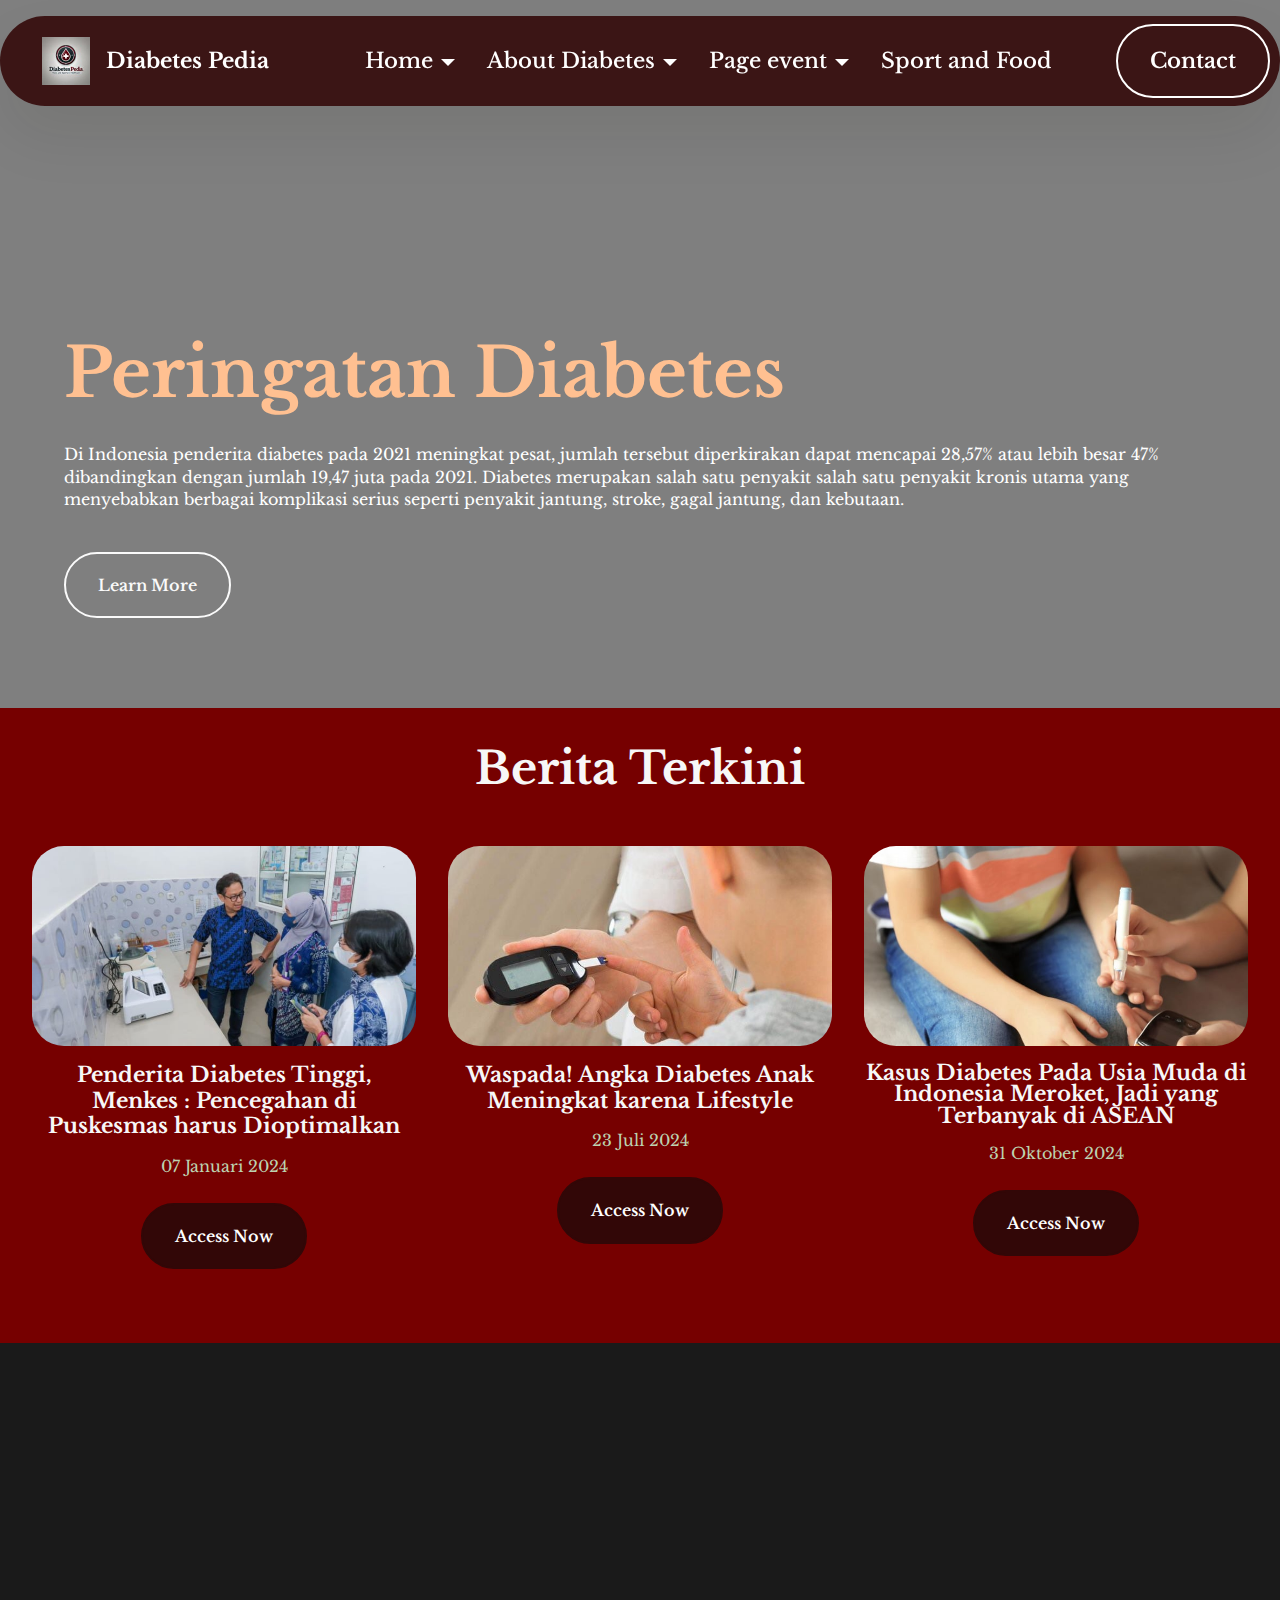
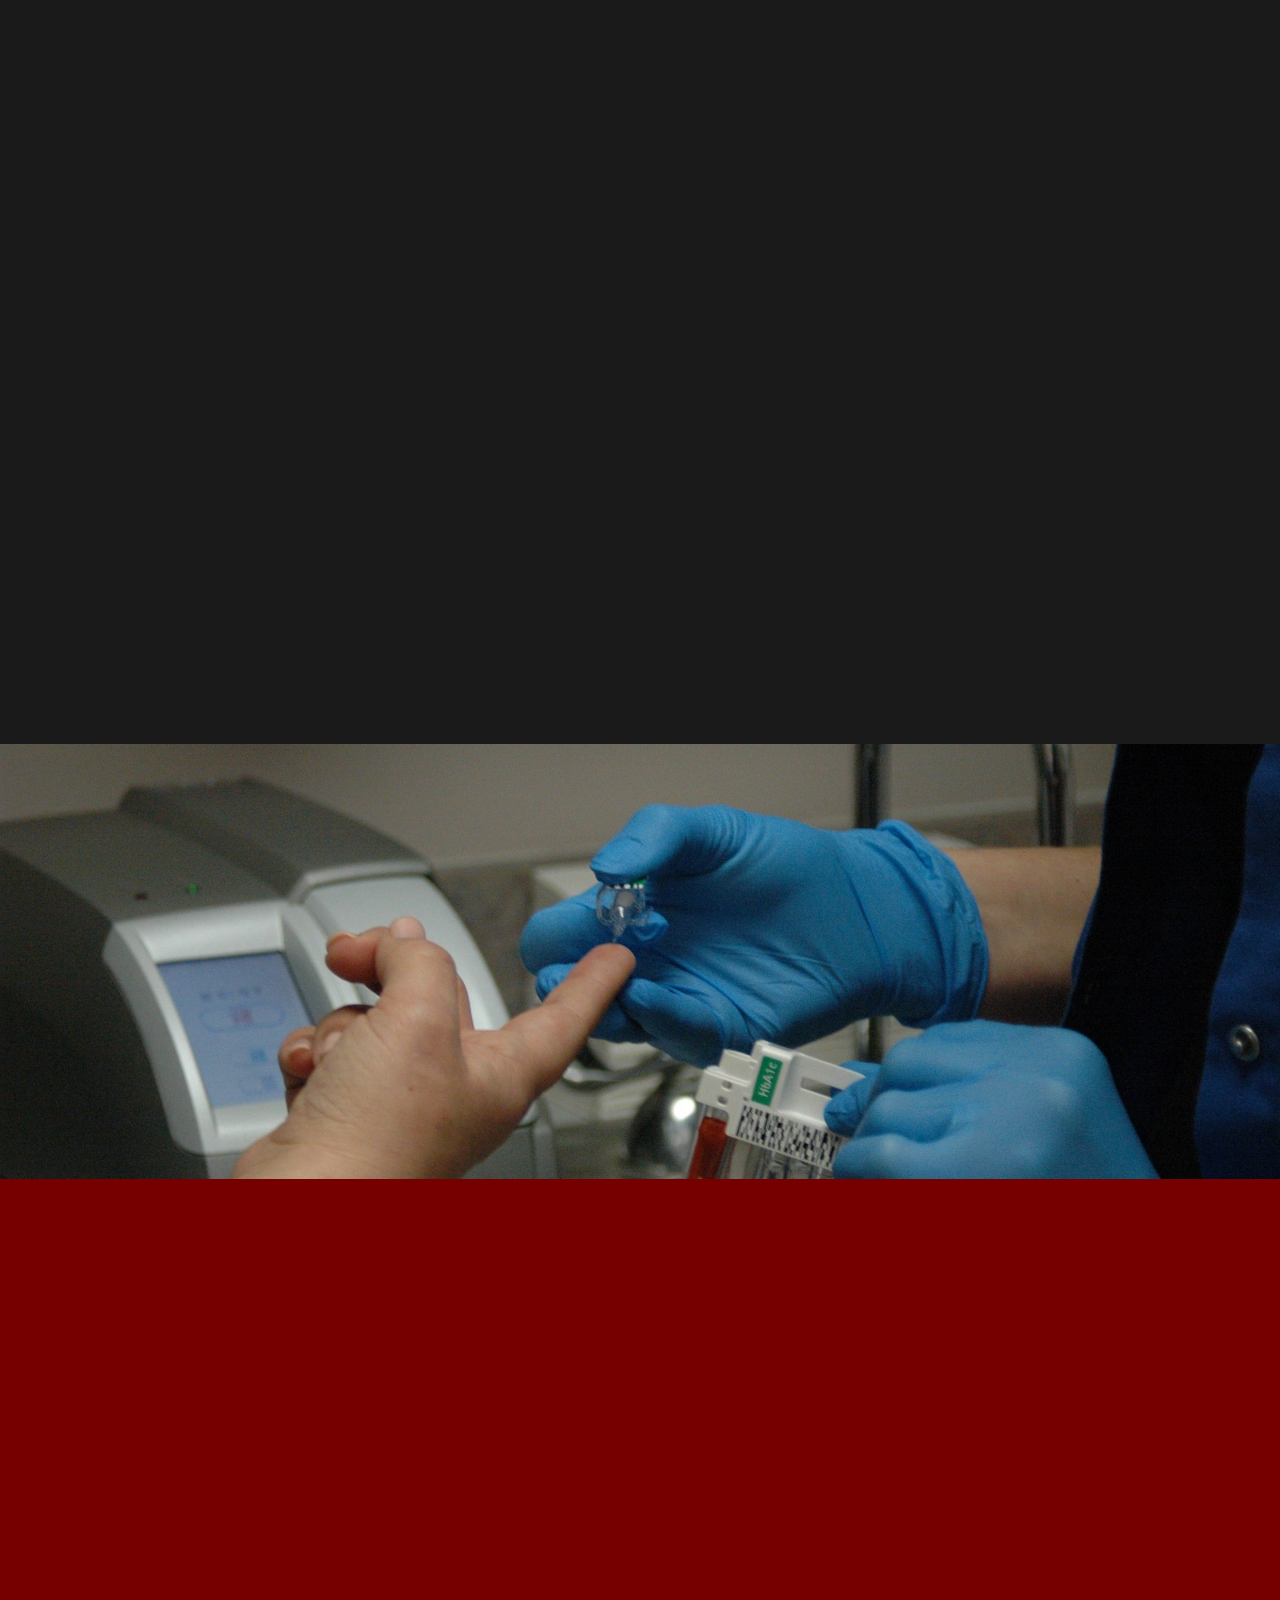
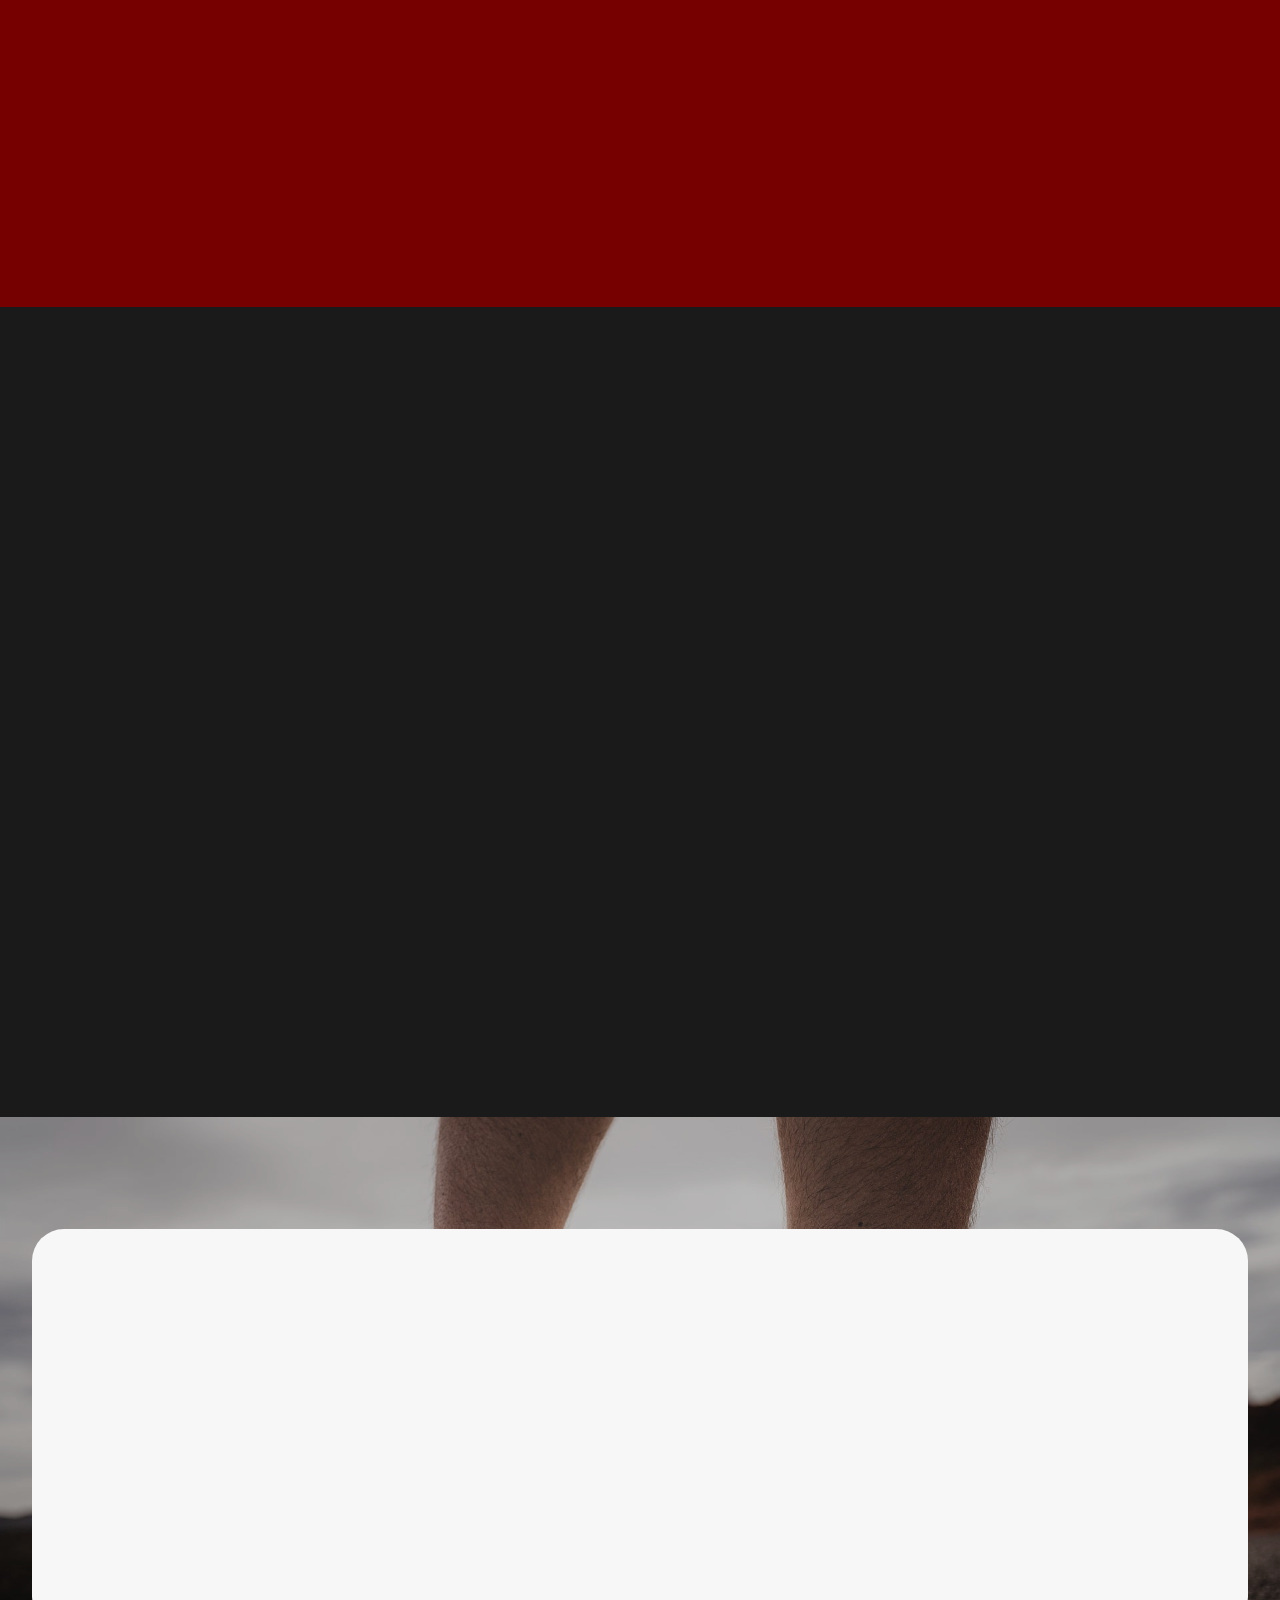
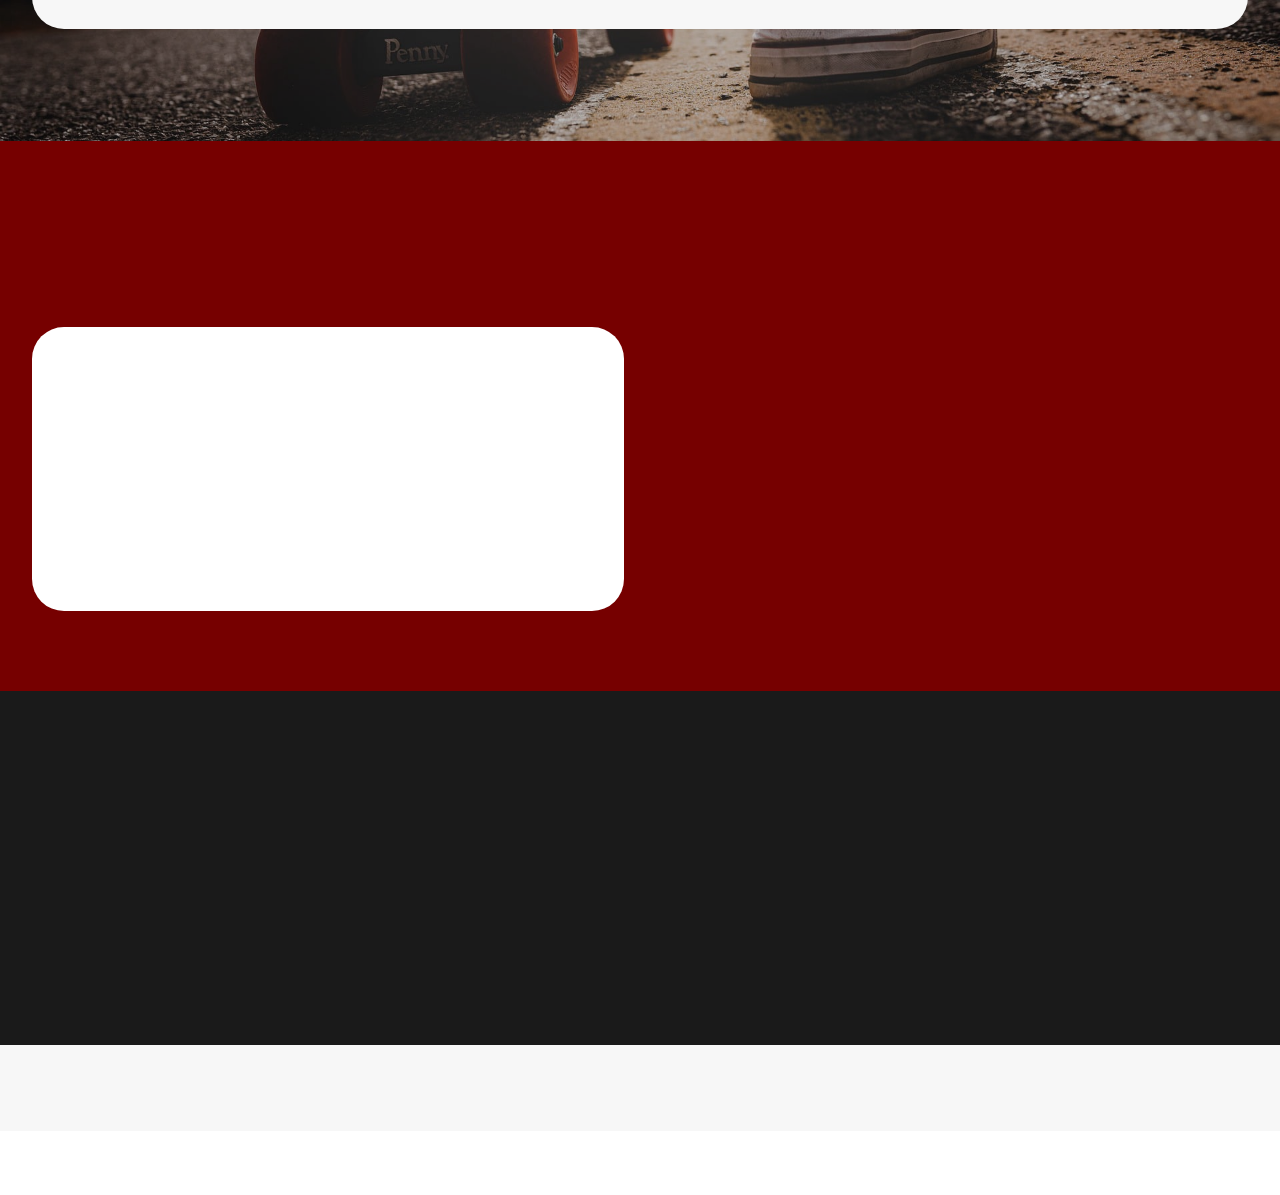
<file: index.html>
<!DOCTYPE html>
<html  >
<head>
  <!-- Site made with Mobirise Website Builder v5.9.18, https://mobirise.com -->
  <meta charset="UTF-8">
  <meta http-equiv="X-UA-Compatible" content="IE=edge">
  <meta name="generator" content="Mobirise v5.9.18, mobirise.com">
  <meta name="viewport" content="width=device-width, initial-scale=1, minimum-scale=1">
  <link rel="shortcut icon" href="assets/images/whatsapp-image-2024-11-07-at-15.12.12-925e0615-96x96.jpg" type="image/x-icon">
  <meta name="description" content="">
  
  
  <title>Home</title>
  <link rel="stylesheet" href="assets/web/assets/mobirise-icons2/mobirise2.css">
  <link rel="stylesheet" href="assets/bootstrap/css/bootstrap.min.css">
  <link rel="stylesheet" href="assets/bootstrap/css/bootstrap-grid.min.css">
  <link rel="stylesheet" href="assets/bootstrap/css/bootstrap-reboot.min.css">
  <link rel="stylesheet" href="assets/animatecss/animate.css">
  <link rel="stylesheet" href="assets/dropdown/css/style.css">
  <link rel="stylesheet" href="assets/socicon/css/styles.css">
  <link rel="stylesheet" href="assets/theme/css/style.css">
  <link rel="preload" href="https://fonts.googleapis.com/css?family=Libre+Baskerville:400,400i,700&display=swap" as="style" onload="this.onload=null;this.rel='stylesheet'">
  <noscript><link rel="stylesheet" href="https://fonts.googleapis.com/css?family=Libre+Baskerville:400,400i,700&display=swap"></noscript>
  <link rel="preload" as="style" href="assets/mobirise/css/mbr-additional.css?v=Ox9vOf"><link rel="stylesheet" href="assets/mobirise/css/mbr-additional.css?v=Ox9vOf" type="text/css">

  
  
  
</head>
<body>
  
  <section data-bs-version="5.1" class="menu menu2 cid-tJS6tZXiPa" once="menu" id="menu02-0">
	

	<nav class="navbar navbar-dropdown navbar-fixed-top navbar-expand-lg">
		<div class="container">
			<div class="navbar-brand">
				<span class="navbar-logo">
					<a href="https://mobirise.com">
						<img src="assets/images/whatsapp-image-2024-11-07-at-15.12.12-925e0615-96x96.jpg" alt="Mobirise Website Builder" style="height: 3rem;">
					</a>
				</span>
				<span class="navbar-caption-wrap"><a class="navbar-caption text-primary display-4" href="index.html#header05-1">Diabetes Pedia</a></span>
			</div>
			<button class="navbar-toggler" type="button" data-toggle="collapse" data-bs-toggle="collapse" data-target="#navbarSupportedContent" data-bs-target="#navbarSupportedContent" aria-controls="navbarNavAltMarkup" aria-expanded="false" aria-label="Toggle navigation">
				<div class="hamburger">
					<span></span>
					<span></span>
					<span></span>
					<span></span>
				</div>
			</button>
			<div class="collapse navbar-collapse" id="navbarSupportedContent">
				<ul class="navbar-nav nav-dropdown" data-app-modern-menu="true"><li class="nav-item dropdown">
						<a class="nav-link link dropdown-toggle text-danger show display-4" href="index.html#top" data-toggle="dropdown-submenu" data-bs-toggle="dropdown" data-bs-auto-close="outside" aria-expanded="true">Home</a><div class="dropdown-menu show" aria-labelledby="dropdown-938" data-bs-popper="none"><a class="dropdown-item text-danger text-primary display-4" href="index.html#features03-1t">News</a><a class="show dropdown-item text-danger text-primary display-4" href="index.html#video03-2d">Data Penderita Diabetes</a><a class="show dropdown-item text-danger text-primary display-4" href="index.html#article02-2f">Risiko</a></div>
					</li><li class="nav-item dropdown"><a class="nav-link link text-danger text-primary dropdown-toggle show display-4" href="index.html#header09-q" data-toggle="dropdown-submenu" data-bs-toggle="dropdown" data-bs-auto-close="outside" aria-expanded="false">About Diabetes</a><div class="dropdown-menu show" aria-labelledby="dropdown-474" data-bs-popper="none"><a class="text-danger text-primary dropdown-item display-4" href="page1.html#article07-32">Diabetes</a><a class="text-danger text-primary dropdown-item display-4" href="page1.html#people03-33">Tipe Diabetes</a><a class="text-danger text-primary show dropdown-item display-4" href="page1.html#article08-1u">Cerita Penderita</a><a class="text-danger text-primary show dropdown-item display-4" href="page2.html#article06-29">Cause</a></div></li><li class="nav-item dropdown"><a class="nav-link link dropdown-toggle text-danger show display-4" href="index.html#header01-1l" data-toggle="dropdown-submenu" data-bs-toggle="dropdown" data-bs-auto-close="outside" aria-expanded="false">Page event</a><div class="dropdown-menu show" aria-labelledby="dropdown-213" data-bs-popper="none"><a class="dropdown-item text-danger display-4" href="index.html#header01-1l">Life Without Diabetes</a><a class="dropdown-item text-danger text-primary display-4" href="page3.html#news06-24">Our Activity</a><a class="show dropdown-item text-danger text-primary display-4" href="page3.html#countdown2-2p">Event</a></div></li>
					
					<li class="nav-item"><a class="nav-link link text-danger display-4" href="index.html#article05-2g">Sport and Food</a></li></ul>
				
				<div class="navbar-buttons mbr-section-btn"><a class="btn btn-primary-outline display-4" href="https://wa.me/6289608688535">Contact</a></div>
			</div>
		</div>
	</nav>
</section>

<section data-bs-version="5.1" class="header18 cid-uzCRZo0BU1" data-bg-video="https://youtu.be/aFcuGnNAQqs" id="header18-3j">
  

  <div class="mbr-overlay" style="opacity: 0.5; background-color: rgb(0, 0, 0);"></div>
  <div class="container-fluid">
    <div class="row">
      <div class="content-wrap col-12 col-md-12">
        <h1 class="mbr-section-title mbr-fonts-style mbr-white mb-4 display-1"><strong>Peringatan Diabetes</strong></h1>
        
        <p class="mbr-fonts-style mbr-text mbr-white mb-4 display-7">Di Indonesia penderita diabetes pada 2021 meningkat pesat, jumlah tersebut diperkirakan dapat mencapai 28,57% atau lebih besar 47% dibandingkan dengan jumlah 19,47 juta pada 2021. Diabetes merupakan salah satu penyakit salah satu penyakit kronis utama yang menyebabkan berbagai komplikasi serius seperti penyakit jantung, stroke, gagal jantung, dan kebutaan.&nbsp;</p>
        <div class="mbr-section-btn"><a class="btn btn-white-outline display-7" href="https://mobiri.se">Learn More</a></div>
      </div>
    </div>
  </div>
</section>

<section data-bs-version="5.1" class="features03 cid-ustncccyHH" id="features03-1t">
	
	
	<div class="container-fluid">
		<div class="row justify-content-center mb-5">
			<div class="col-12 content-head">
				<div class="mbr-section-head">
					<h4 class="mbr-section-title mbr-fonts-style align-center mb-0 display-2">
						<strong>Berita Terkini</strong></h4>
					
				</div>
			</div>
		</div>
		<div class="row">
			<div class="item features-image col-12 col-md-6 col-lg-4 active">
				<div class="item-wrapper">
					<div class="item-img mb-3">
						<img src="assets/images/whatsapp-image-2024-10-31-at-15.13.50-cd53e8b1-712x509.jpg" alt="Mobirise Website Builder" title="" data-slide-to="0" data-bs-slide-to="0">
					</div>
					<div class="item-content align-left">
						
						<h6 class="item-subtitle mbr-fonts-style mb-3 display-4"><strong>Penderita Diabetes Tinggi, Menkes : Pencegahan di Puskesmas harus Dioptimalkan</strong></h6>
						<p class="mbr-text mbr-fonts-style mb-3 display-7">07 Januari 2024</p>
						<div class="mbr-section-btn item-footer"><a href="https://sehatnegeriku.kemkes.go.id/baca/umum/20240106/4144587/penderita-diabetes-tinggi-menkes-pencegahan-di-puskesmas-harus-dioptimalkan/" class="btn item-btn btn-info display-7">Access Now</a></div>
					</div>
				</div>
			</div>
			<div class="item features-image col-12 col-md-6 col-lg-4">
				<div class="item-wrapper">
					<div class="item-img mb-3">
						<img src="assets/images/whatsapp-image-2024-10-31-at-15.13.50-8a2de973-600x338.jpg" alt="Mobirise Website Builder" title="" data-slide-to="1" data-bs-slide-to="1">
					</div>
					<div class="item-content align-left">
						
						<h6 class="item-subtitle mbr-fonts-style mb-3 display-4"><strong>Waspada! Angka Diabetes Anak Meningkat karena Lifestyle</strong></h6>
						<p class="mbr-text mbr-fonts-style mb-3 display-7">23 Juli 2024</p>
						<div class="mbr-section-btn item-footer"><a class="btn item-btn btn-info display-7" href="https://www.detik.com/sumbagsel/berita/d-7453094/waspada-angka-diabetes-anak-meningkat-karena-lifestyle">Access Now</a></div>
					</div>
				</div>
			</div><div class="item features-image col-12 col-md-6 col-lg-4">
				<div class="item-wrapper">
					<div class="item-img mb-3">
						<img src="assets/images/whatsapp-image-2024-10-31-at-15.13.49-d3d78534-712x374.jpg" alt="Mobirise Website Builder" title="" data-slide-to="2" data-bs-slide-to="2">
					</div>
					<div class="item-content align-left">
						
						<h6 class="item-subtitle mbr-fonts-style mb-3 display-4"><p><strong>Kasus Diabetes Pada Usia Muda di Indonesia Meroket, Jadi yang Terbanyak di ASEAN</strong></p></h6>
						<p class="mbr-text mbr-fonts-style mb-3 display-7">31 Oktober 2024</p>
						<div class="mbr-section-btn item-footer"><a class="btn item-btn btn-info display-7" href="https://goodstats.id/article/kasus-diabetes-pada-usia-muda-di-indonesia-meroket-jadi-yang-terbanyak-di-asean-LVlXV">Access Now</a></div>
					</div>
				</div>
			</div>
			
			
		</div>
	</div>
</section>

<section data-bs-version="5.1" class="video03 cid-utdGzItcIU" id="video03-2d">
  
  

  <div class="text-center container">
    <div class="row justify-content-center">
      <div class="mbr-figure col-12 mb-5 col-md-9"><iframe class="mbr-embedded-video" src="https://www.youtube.com/embed/bZLpWufqHU0?rel=0&amp;amp;mute=1&amp;showinfo=0&amp;autoplay=1&amp;loop=1&amp;playlist=bZLpWufqHU0" width="1280" height="720" frameborder="0" allowfullscreen></iframe></div>
    </div>
    <div class="row justify-content-center">
      <div class="col-md-12 content-text">
        <h5 class="mbr-section-title mbr-fonts-style mb-4 display-2"><strong>Diabetes Berdasarkan Angka</strong></h5>
        <p class="mbr-text mbr-fonts-style mb-4 display-7">Diabetes bukan sekedar penyakit melainkan epidemi yang memengaruhi lebih 19,47 juta warga Indonesia.</p>
        <div class="mbr-section-btn mt-4"><a class="btn btn-info display-7" href="page5.html#header16-36">Learn More</a></div>
      </div>
    </div>
  </div>
</section>

<section data-bs-version="5.1" class="header09 cid-tLAX5BnXkJ" id="header09-q">
	
	
	<div class="container">
		<div class="row">
			<div class="content-wrap col-12 col-md-8">
				<h1 class="mbr-section-title mbr-fonts-style mbr-white mb-4 display-1"><strong>About Diabetes</strong></h1>
				
				<p class="mbr-fonts-style mbr-text mbr-white mb-4 display-4">Cegah diabetes dari diri sendiri!</p>
				<div class="mbr-section-btn"><a class="btn btn-info display-7" href="page2.html#article06-29">Learn more</a></div>
			</div>
		</div>
	</div>
</section>

<section data-bs-version="5.1" class="start article2 cid-utdTHTe89G" id="article02-2f">
	

	
	

	<div class="container">
		<div class="row justify-content-center">
			<div class="col-12 col-md-12 col-lg-5 image-wrapper">
				<img class="w-100" src="assets/images/newsletter-w3-sept-infographic-600x580-601x581.jpg" alt="Mobirise Website Builder">
			</div>
			<div class="col-12 col-md-12 col-lg">
				<div class="text-wrapper align-left">
					<h1 class="mbr-section-title mbr-fonts-style mb-4 display-2">
						<strong>Apakah Anda Berisiko?</strong></h1>
					<p class="mbr-text align-left mbr-fonts-style mb-4 display-7">Mengetahui risiko Anda adalah langkah pertama dalam mengambil tindakan terhadap penyakit diabetes. Ikuti tes risiko diabetes selama 60 detik, hari ini untuk menerima langkah selanjutnya yang dapat ditindaklanjuti dalam perjalanan kesehatan Anda</p>
					<div class="mbr-section-btn align-left mt-3"><a class="btn btn-info display-7" href="https://forms.gle/ast1kKeghr52ABod9" target="_blank">Ikuti Tesnya</a></div>
				</div>
			</div>
		</div>
	</div>
</section>

<section data-bs-version="5.1" class="header1 cid-ussZoHK6Hu" id="header01-1l">
	

	
	

	<div class="container-fluid">
		<div class="row justify-content-center">
			<div class="col-12 col-md-12 col-lg-6 image-wrapper">
				<img class="w-100" src="assets/images/whatsapp-image-2024-10-28-at-15.10.11-6d2e0201-542x566.jpg" alt="Mobirise Website Builder">
			</div>
			<div class="col-12 col-lg col-md-12">
				<div class="text-wrapper align-left">
					<h1 class="mbr-section-title mbr-fonts-style mb-4 display-2"><strong>CAMPAIGN &amp; PAGE EVENT</strong></h1>
					<p class="mbr-text mbr-fonts-style mb-4 display-4">Kampanye bertajuk "Sehat Bersama di Hari Diabetes Sedunia" yang bertujuan untuk meningkatkan kesadaran masyarakattentang pentingnya menjaga kesehatan dan mengendalikan diabetes.</p>
					<div class="mbr-section-btn mt-3"><a class="btn btn-info display-7" href="page3.html#news06-24">Learn more</a></div>
				</div>
			</div>
		</div>
	</div>
</section>

<section data-bs-version="5.1" class="start article05 cid-utdXw8O5HP" id="article05-2g">
  

  
  <div class="mbr-overlay" style="opacity: 0.3; background-color: rgb(26, 26, 26);"></div>

  <div class="container">
    <div class="row justify-content-center align-items-center">
      <div class="col-12">
        <div class="card-wrapper">
          <div class="row">
            <div class="col-12 col-md-12 col-lg-6 image-wrapper">
              <img class="w-100" src="assets/images/mbr-907x601.jpg" alt="Mobirise Website Builder">
            </div>
            <div class="col-12 col-lg col-md-12">
              <div class="text-wrapper align-left">
                <h1 class="mbr-section-title mbr-fonts-style mb-4 display-2">
                  <strong>Sport and Food</strong></h1>
                <p class="mbr-text mbr-fonts-style mb-4 display-7">
                  Mulai menjalani hidup sehat dengan berolahraga dan makanan yang bernutrisi.<br>
                </p>
                <div class="mbr-section-btn mt-3"><a class="btn btn-lg btn-black display-7" href="page4.html#image01-2q">Get started</a></div>
              </div>
            </div>
          </div>
        </div>
      </div>
    </div>
  </div>
</section>

<section data-bs-version="5.1" class="contacts02 map1 cid-ute8lNyB9k" id="contacts02-2i">

    

    
    <div class="container">
        <div class="row justify-content-center">
            <div class="col-12 content-head">
                <div class="mbr-section-head mb-5">
                    <h3 class="mbr-section-title mbr-fonts-style align-center mb-0 display-2">
                        <strong>Contacts</strong>
                    </h3>
                    
                </div>
            </div>
        </div>
        <div class="row justify-content-center">
            <div class="card col-12 col-md-12 col-lg-6">
                <div class="card-wrapper">
                    <div class="text-wrapper">
                        <h5 class="cardTitle mbr-fonts-style mb-2 display-5">
                            <strong>Contact Us</strong>
                        </h5>
                        <ul class="list mbr-fonts-style display-7">
                            <li class="mbr-text item-wrap"><strong>Phone&nbsp;</strong> &nbsp; &nbsp; &nbsp; &nbsp; &nbsp; &nbsp; &nbsp; &nbsp;:  (021) 3503033, 3841919
</li><li class="mbr-text item-wrap"><strong>Fax&nbsp; &nbsp; &nbsp;</strong> &nbsp; &nbsp; &nbsp; &nbsp; &nbsp; &nbsp; &nbsp; &nbsp; : (021) 3804652
</li><li class="mbr-text item-wrap"><strong>Email&nbsp; &nbsp;</strong> &nbsp; &nbsp; &nbsp; &nbsp; &nbsp; &nbsp; &nbsp; : info@klinikdrindrindrajana.com
</li><li class="mbr-text item-wrap"><strong>Address&nbsp;</strong> &nbsp; &nbsp; &nbsp; &nbsp; &nbsp; &nbsp; : Jl. Tanah Abang III No. 18-A, Jakarta Pusat 10160
</li><li class="mbr-text item-wrap"><strong>Working hours</strong> : 9:00AM - 6:00PM</li>
                        </ul>
                    </div>
                </div>
            </div>
            <div class="map-wrapper col-md-12 col-lg-6">
                <div class="google-map"></div>
            </div>
        </div>
    </div>
</section>

<section data-bs-version="5.1" class="social4 cid-ustPJy1knr" id="social04-22">
    
    
    

    <div class="container">
        <div class="media-container-row">
            <div class="col-12">
                <h3 class="mbr-section-title align-center mb-5 mbr-fonts-style display-2">
                    <strong>Follow us !</strong></h3>
                <div class="social-list align-center">
                    <a class="iconfont-wrapper bg-facebook m-2 " target="_blank" href="https://www.facebook.com/share/14Q832vL2o/?mibextid=kFxxJD">
                        <span class="socicon-facebook socicon"></span>
                    </a>
                    <a class="iconfont-wrapper bg-twitter m-2" href="https://x.com/diabetespedia" target="_blank">
                        <span class="socicon-twitter socicon"></span>
                    </a>
                    <a class="iconfont-wrapper bg-instagram m-2" href="https://www.instagram.com/diabetes.pedia/profilecard/?igsh=MXN2ZHhkMzRtMm1peg==" target="_blank">
                        <span class="socicon-instagram socicon"></span>
                    </a>
                    
                    
                    
                    
                    
                    <a class="iconfont-wrapper bg-tiktok m-2" href="https://www.tiktok.com/@diabetes.pedia?_t=8rLrbDSD1ph&_r=1" target="_blank">
                        <span class="socicon-tiktok socicon"></span>
                    </a>
                    
                    
                </div>
            </div>
        </div>
    </div>
</section>

<section data-bs-version="5.1" class="footer4 cid-utTE6biSUS" once="footers" id="footer04-3a">

    

    

    <div class="container">
        <div class="media-container-row align-center mbr-white">
            <div class="col-12">
                <p class="mbr-text mb-0 mbr-fonts-style display-7">
                    Powered by Marcella - Vinny - Satriyo</p>
            </div>
        </div>
    </div>
</section><section class="display-7" style="padding: 0;align-items: center;justify-content: center;flex-wrap: wrap;    align-content: center;display: flex;position: relative;height: 4rem;"><a href="https://mobiri.se/" style="flex: 1 1;height: 4rem;position: absolute;width: 100%;z-index: 1;"><img alt="" style="height: 4rem;" src="[data-uri]"></a><p style="margin: 0;text-align: center;" class="display-7">&#8204;</p><a style="z-index:1" href="https://mobirise.com/builder/ai-website-creator.html">Free AI Website Creator</a></section><script src="assets/bootstrap/js/bootstrap.bundle.min.js"></script>  <script src="assets/smoothscroll/smooth-scroll.js"></script>  <script src="assets/ytplayer/index.js"></script>  <script src="assets/vimeoplayer/player.js"></script>  <script src="assets/dropdown/js/navbar-dropdown.js"></script>  <script src="assets/playervimeo/vimeo_player.js"></script>  <script src="assets/theme/js/script.js"></script>  
  
  
  <input name="animation" type="hidden">
  </body>
</html>
</file>
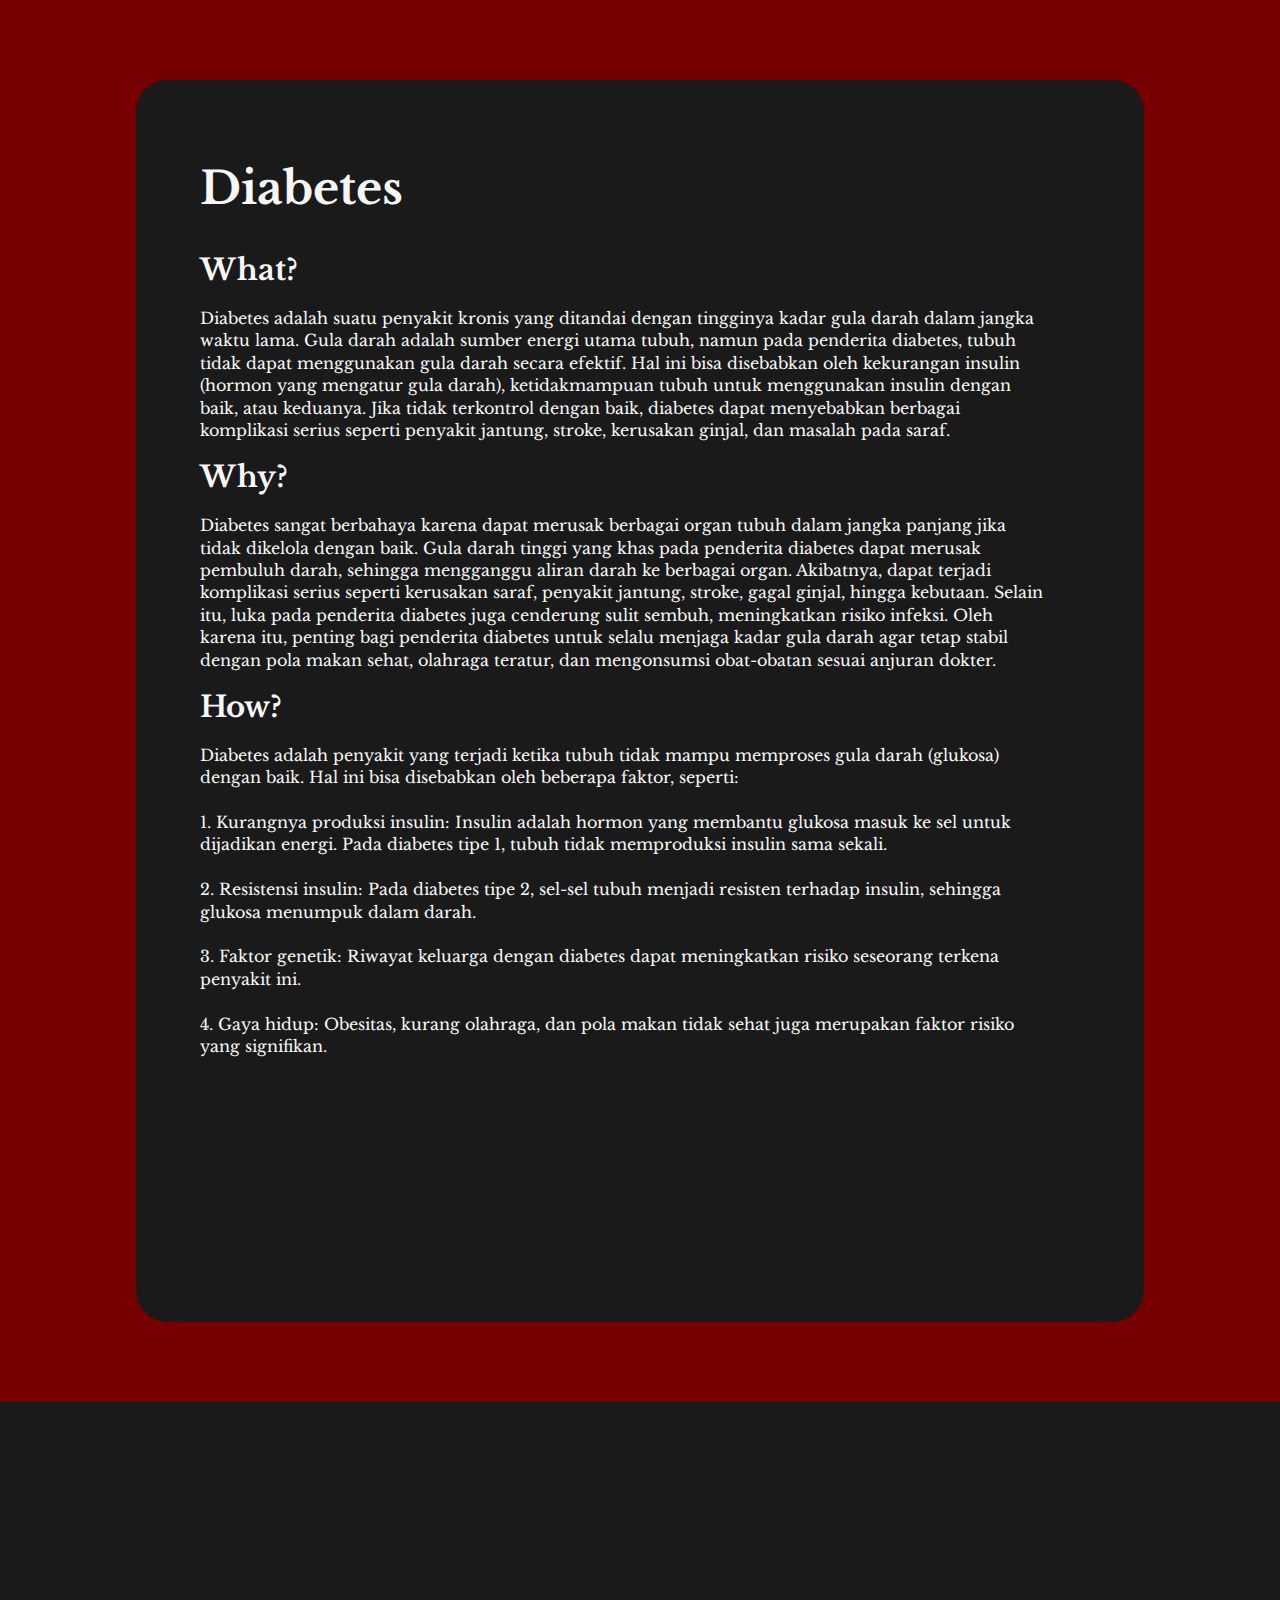
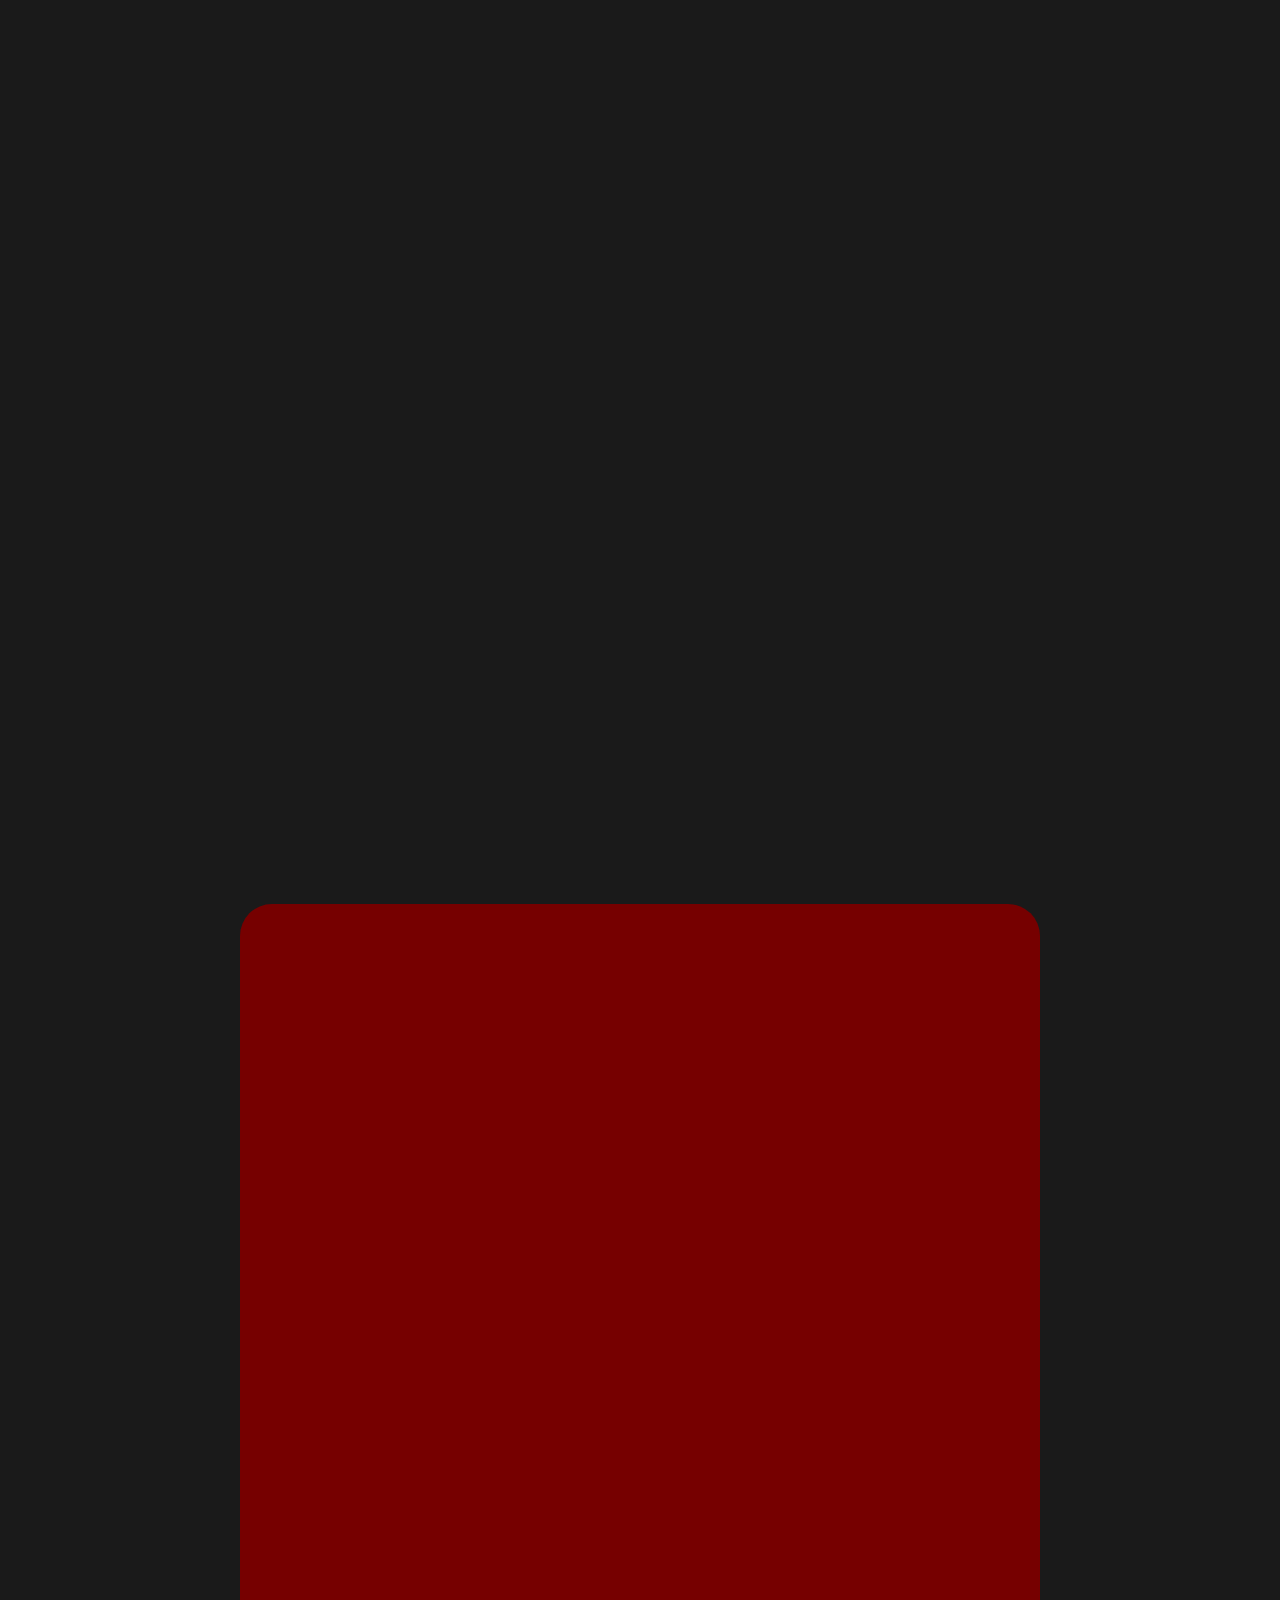
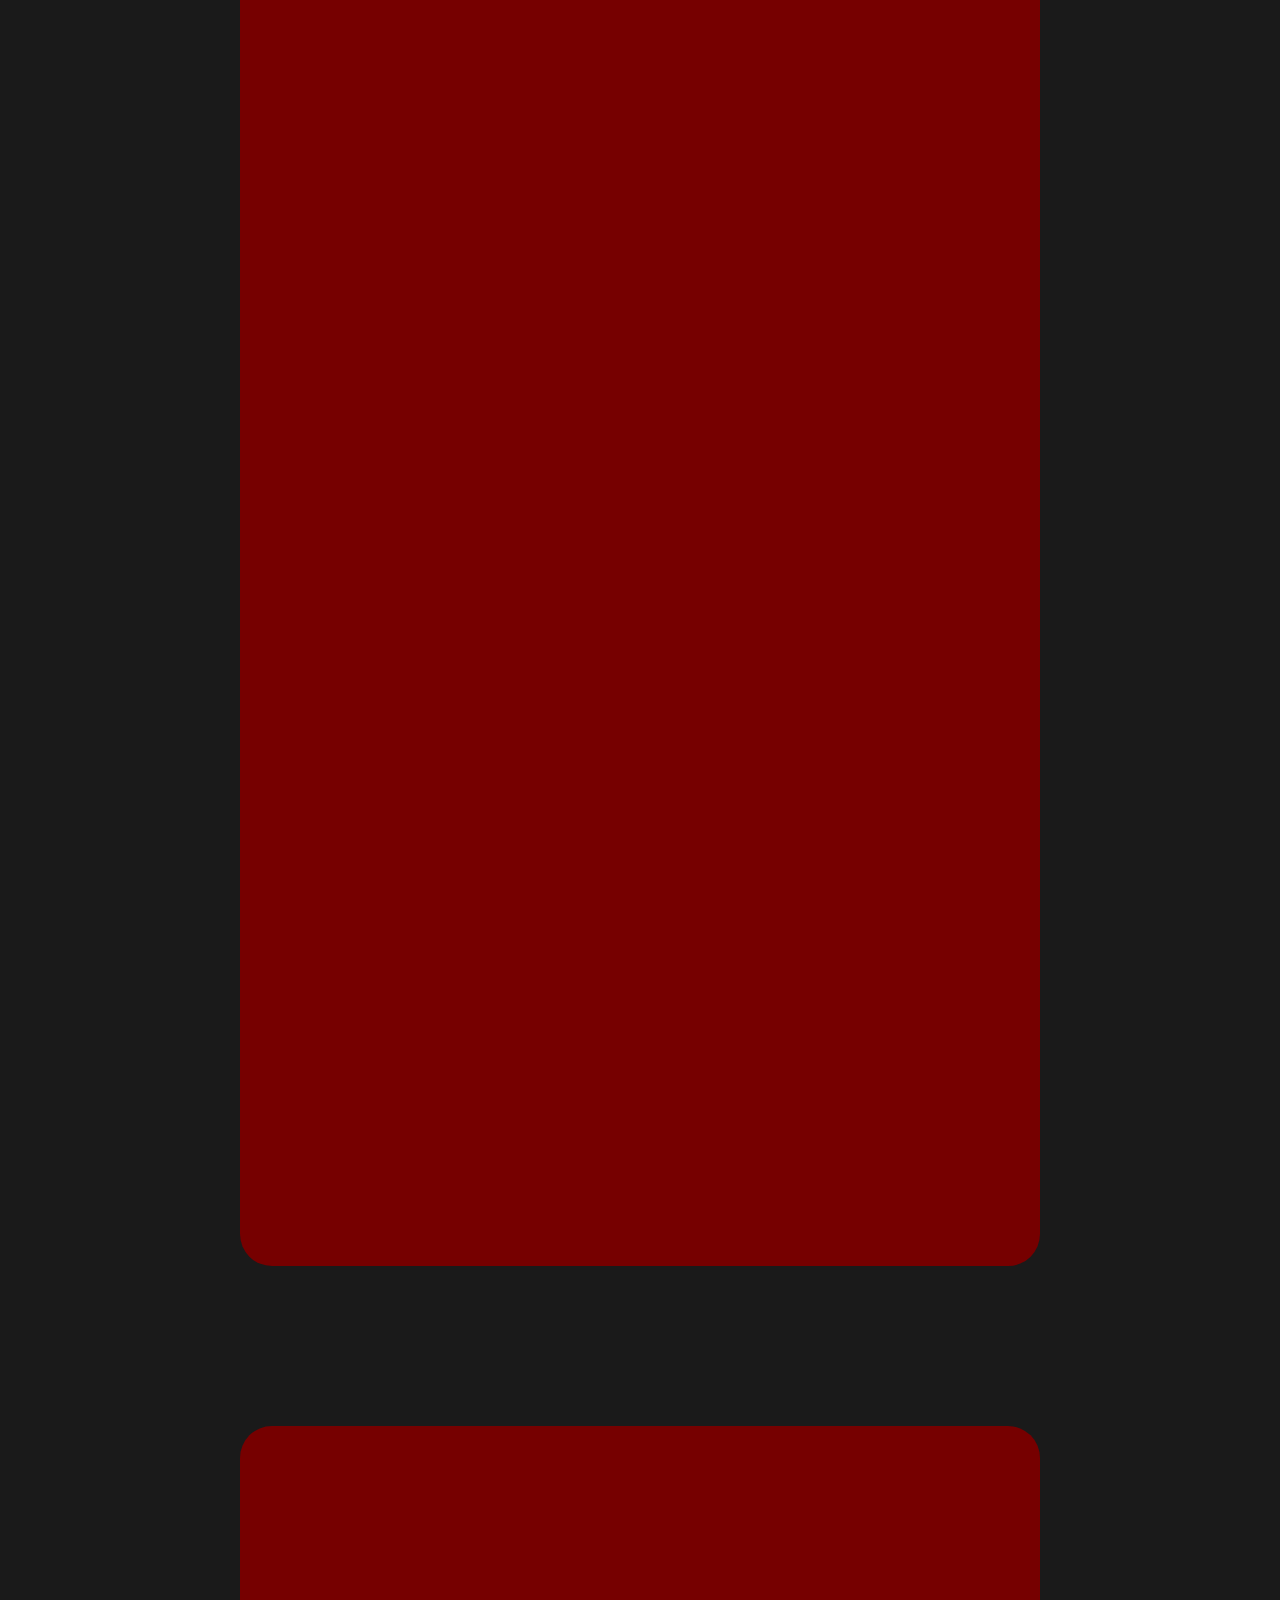
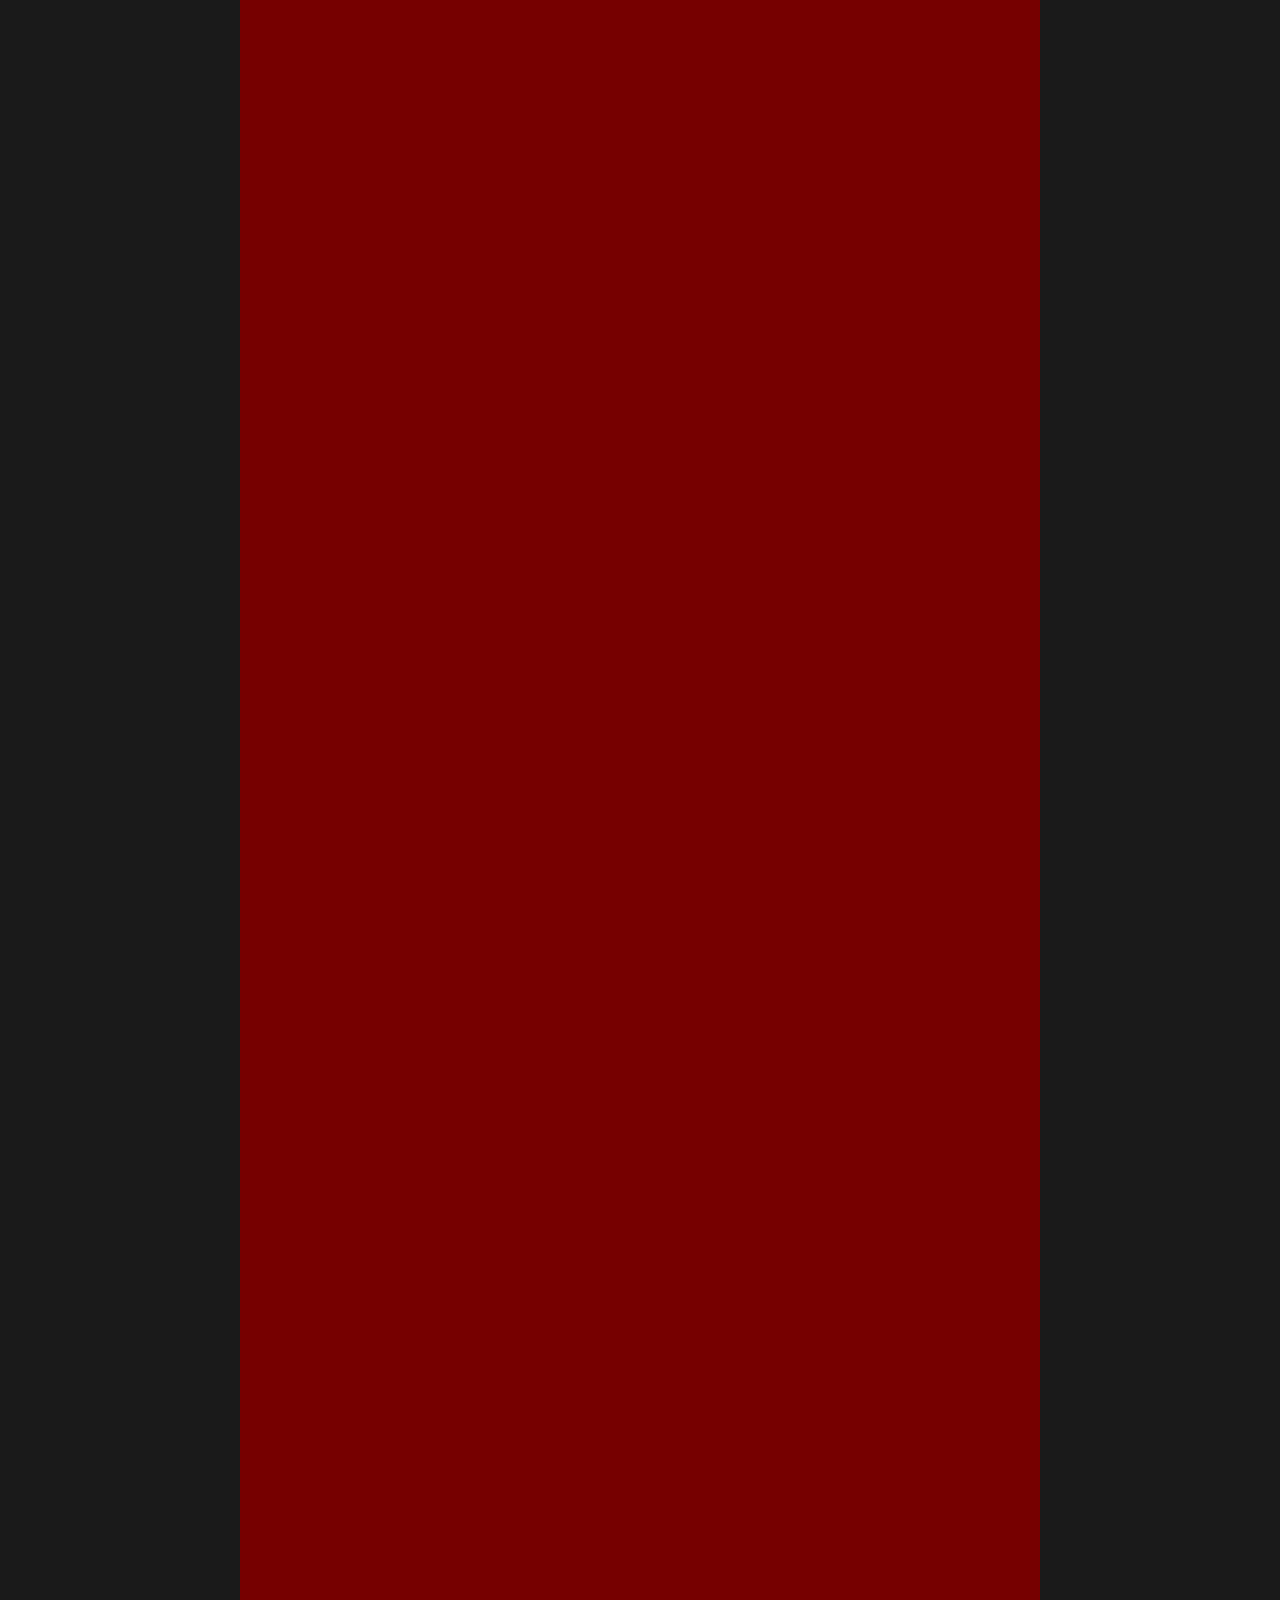
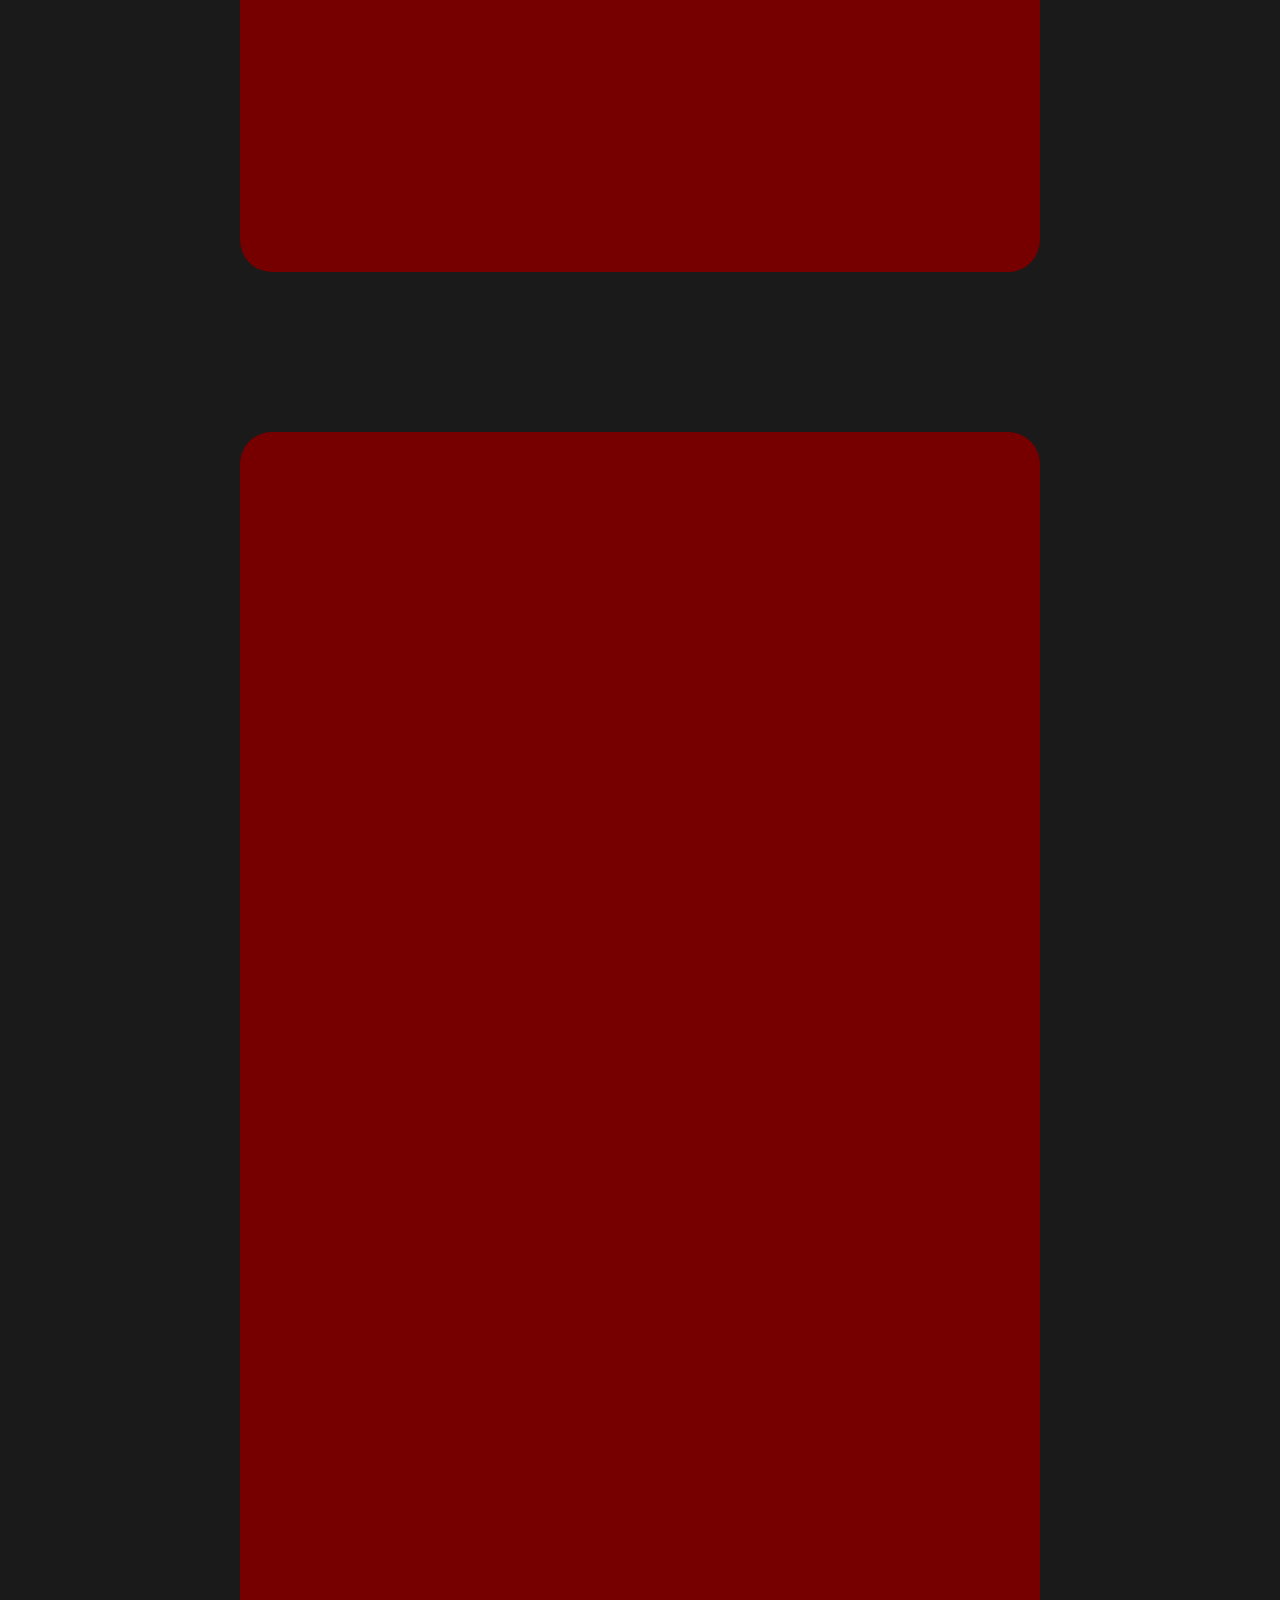
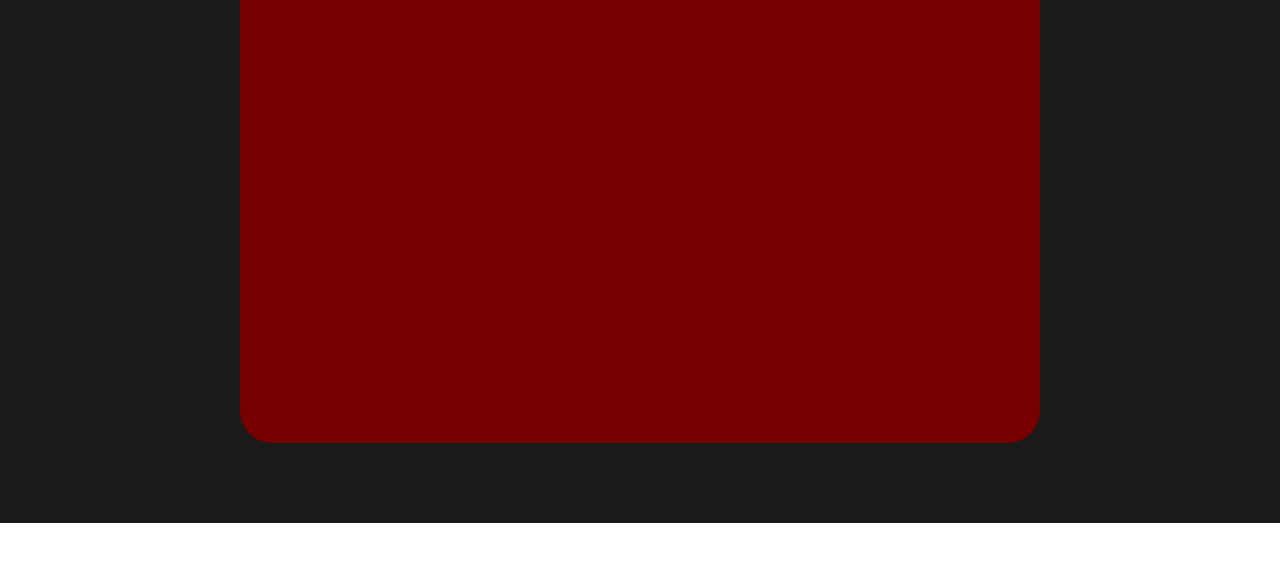
<file: page1.html>
<!DOCTYPE html>
<html  >
<head>
  <!-- Site made with Mobirise Website Builder v5.9.18, https://mobirise.com -->
  <meta charset="UTF-8">
  <meta http-equiv="X-UA-Compatible" content="IE=edge">
  <meta name="generator" content="Mobirise v5.9.18, mobirise.com">
  <meta name="viewport" content="width=device-width, initial-scale=1, minimum-scale=1">
  <link rel="shortcut icon" href="assets/images/whatsapp-image-2024-11-07-at-15.12.12-925e0615-96x96.jpg" type="image/x-icon">
  <meta name="description" content="">
  
  
  <title>About Diabetes</title>
  <link rel="stylesheet" href="assets/bootstrap/css/bootstrap.min.css">
  <link rel="stylesheet" href="assets/bootstrap/css/bootstrap-grid.min.css">
  <link rel="stylesheet" href="assets/bootstrap/css/bootstrap-reboot.min.css">
  <link rel="stylesheet" href="assets/animatecss/animate.css">
  <link rel="stylesheet" href="assets/theme/css/style.css">
  <link rel="preload" href="https://fonts.googleapis.com/css?family=Libre+Baskerville:400,400i,700&display=swap" as="style" onload="this.onload=null;this.rel='stylesheet'">
  <noscript><link rel="stylesheet" href="https://fonts.googleapis.com/css?family=Libre+Baskerville:400,400i,700&display=swap"></noscript>
  <link rel="preload" as="style" href="assets/mobirise/css/mbr-additional.css?v=2xOQQr"><link rel="stylesheet" href="assets/mobirise/css/mbr-additional.css?v=2xOQQr" type="text/css">

  
  
  
</head>
<body>
  
  <section data-bs-version="5.1" class="article07 cid-utqeX5wS6a" id="article07-32">
  

  
  
  <div class="container">
    <div class="row justify-content-center">
      <div class="card col-md-12 col-lg-10">
        <div class="card-wrapper">
          <h3 class="card-title mbr-fonts-style mbr-white mt-3 mb-4 display-2"><strong>Diabetes</strong></h3>
          <div class="row card-box align-left">
            <div class="item features-without-image col-12">
              <div class="item-wrapper">
                <h4 class="mbr-section-subtitle mbr-fonts-style mb-3 display-5"><strong>What?</strong></h4>
                <p class="mbr-text mbr-fonts-style display-7">Diabetes adalah suatu penyakit kronis yang ditandai dengan tingginya kadar gula darah dalam jangka waktu lama. Gula darah adalah sumber energi utama tubuh, namun pada penderita diabetes, tubuh tidak dapat menggunakan gula darah secara efektif. Hal ini bisa disebabkan oleh kekurangan insulin (hormon yang mengatur gula darah), ketidakmampuan tubuh untuk menggunakan insulin dengan baik, atau keduanya. Jika tidak terkontrol dengan baik, diabetes dapat menyebabkan berbagai komplikasi serius seperti penyakit jantung, stroke, kerusakan ginjal, dan masalah pada saraf.</p>
              </div>
            </div>
            <div class="item features-without-image col-12">
              <div class="item-wrapper">
                <h4 class="mbr-section-subtitle mbr-fonts-style mb-3 display-5"><strong>Why?</strong></h4>
                <p class="mbr-text mbr-fonts-style display-7">Diabetes sangat berbahaya karena dapat merusak berbagai organ tubuh dalam jangka panjang jika tidak dikelola dengan baik. Gula darah tinggi yang khas pada penderita diabetes dapat merusak pembuluh darah, sehingga mengganggu aliran darah ke berbagai organ. Akibatnya, dapat terjadi komplikasi serius seperti kerusakan saraf, penyakit jantung, stroke, gagal ginjal, hingga kebutaan. Selain itu, luka pada penderita diabetes juga cenderung sulit sembuh, meningkatkan risiko infeksi. Oleh karena itu, penting bagi penderita diabetes untuk selalu menjaga kadar gula darah agar tetap stabil dengan pola makan sehat, olahraga teratur, dan mengonsumsi obat-obatan sesuai anjuran dokter.</p>
              </div>
            </div>
            <div class="item features-without-image col-12">
              <div class="item-wrapper">
                <h4 class="mbr-section-subtitle mbr-fonts-style mb-3 display-5">
                  <strong>How?</strong></h4>
                <p class="mbr-text mbr-fonts-style display-7">Diabetes adalah penyakit yang terjadi ketika tubuh tidak mampu memproses gula darah (glukosa) dengan baik. Hal ini bisa disebabkan oleh beberapa faktor, seperti:<br><br>1. Kurangnya produksi insulin: Insulin adalah hormon yang membantu glukosa masuk ke sel untuk dijadikan energi. Pada diabetes tipe 1, tubuh tidak memproduksi insulin sama sekali.<br><br>2. Resistensi insulin: Pada diabetes tipe 2, sel-sel tubuh menjadi resisten terhadap insulin, sehingga glukosa menumpuk dalam darah.<br><br>3. Faktor genetik: Riwayat keluarga dengan diabetes dapat meningkatkan risiko seseorang terkena penyakit ini.<br><br>4. Gaya hidup: Obesitas, kurang olahraga, dan pola makan tidak sehat juga merupakan faktor risiko yang signifikan.</p>
              </div>
            </div>
            <div class="item features-without-image col-12">
              <div class="item-wrapper">
                <h4 class="mbr-section-subtitle mbr-fonts-style mb-3 display-5"><strong>Who?</strong></h4>
                <p class="mbr-text mbr-fonts-style display-7">Siapa saja bisa terkena diabetes, namun beberapa faktor meningkatkan risiko seseorang mengalaminya. Faktor-faktor tersebut antara lain: usia lanjut, kelebihan berat badan, pola makan tidak sehat, kurang aktivitas fisik, riwayat keluarga dengan diabetes, dan kondisi medis tertentu seperti tekanan darah tinggi dan kolesterol tinggi. Selain itu, wanita hamil juga berisiko mengalami diabetes gestasional. Penting untuk menjaga gaya hidup sehat untuk mencegah dan mengontrol diabetes.</p>
              </div>
            </div>
          </div>
          
        </div>
      </div>
    </div>
  </div>
</section>

<section data-bs-version="5.1" class="people03 cid-utqhmr1soZ" id="people03-33">
	
	
	<div class="container">
		<div class="row justify-content-center">
			<div class="col-12 content-head">
				<div class="mbr-section-head mb-5">
					<h4 class="mbr-section-title mbr-fonts-style align-center mb-0 display-2"><strong>TIPE DIABETES</strong></h4>
					
				</div>
			</div>
		</div>
		<div class="row">
			<div class="item features-image col-12 col-md-6 col-lg-4">
				<div class="item-wrapper">
					<div class="item-img mb-3">
						<img src="assets/images/download-276x183.jpg" alt="Mobirise Website Builder" title="">
					</div>
					<div class="item-content align-left">
						<h5 class="item-title mbr-fonts-style display-5"><strong>Tipe 1</strong></h5>
						<h6 class="item-subtitle mbr-fonts-style mb-3 display-7">Diabetes tipe 1 adalah penyakit autoimun kronis yang terjadi ketika tubuh kurang atau sama sekali tidak dapat menghasilkan hormon insulin. Umumnya, diabetes tipe 1 terjadi dan ditemukan pada anak-anak, remaja, atau dewasa muda, meski bisa terjadi pada usia berapa pun. Sering kali penyandang DM tipe 1 memerlukan terapi insulin seumur hidup untuk mengendalikan gula darahnya.</h6>
						
					</div>
					
				</div>
			</div>
			<div class="item features-image col-12 col-md-6 col-lg-4">
				<div class="item-wrapper">
					<div class="item-img mb-3">
						<img src="assets/images/057490000-1634552669-perawatan-kulit-bagi-penderita-diabetes-tipe-2-712x401.jpg" alt="Mobirise Website Builder" title="">
					</div>
					<div class="item-content align-left">
						<h5 class="item-title mbr-fonts-style display-5"><strong>Tipe 2</strong></h5>
						<h6 class="item-subtitle mbr-fonts-style mb-3 display-7">Secara umum, jenis diabetes ini dapat menyerang siapa saja pada semua kalangan usia. Namun, diabetes tipe 2 biasanya lebih mungkin terjadi pada orang dewasa dan lansia karena faktor gaya hidup yang tidak sehat, seperti kurang gerak dan kelebihan berat badan. Untuk mengatasi gejala diabetes tipe 2, pasien perlu menjalani pola hidup diabetes yang lebih sehat, seperti mengatur pola makan dan memperbanyak aktivitas fisik.</h6>
						
					</div>
					
				</div>
			</div>
			<div class="item features-image col-12 col-md-6 col-lg-4">
				<div class="item-wrapper">
					<div class="item-img mb-3">
						<img src="assets/images/images-4-275x183.jpg" alt="Mobirise Website Builder" title="">
					</div>
					<div class="item-content align-left">
						<h5 class="item-title mbr-fonts-style display-5"><strong>GDM (Gestasional)</strong></h5>
						<h6 class="item-subtitle mbr-fonts-style mb-3 display-7">Diabetes gestasional adalah jenis diabetes yang terjadi pada ibu hamil. Jenis diabetes ini terjadi selama kehamilan bisa menyerang ibu hamil walau tidak memiliki riwayat diabetes. Sebagian besar wanita tidak mengetahui bahwa dirinya mengalami diabetes jenis ini karena seringnya diabetes gestasional tidak memunculkan gejala dan tanda yang spesifik.Kabar baiknya, kebanyakan wanita yang mengalami jenis diabetes ini akan sembuh selepas&nbsp;melahirkan.</h6>
						
					</div>
					
				</div>
			</div>
		</div>
	</div>
</section>

<section data-bs-version="5.1" class="article8 cid-ustpcUo81s" id="article08-1u">
  

  
  
  <div class="container">
    <div class="row justify-content-center">
      <div class="card col-md-12 col-lg-8">
        <div class="card-wrapper">
          <div class="image-wrapper d-flex justify-content-center mb-4">
            <img src="assets/images/whatsapp-image-2024-10-28-at-13.28.18-426b14dc-650x366.jpg" alt="Mobirise Website Builder">
          </div>
          <div class="card-content-text">
            <h3 class="card-title mbr-fonts-style mbr-white mt-3 mb-4 display-5">
<div><strong style="font-size: calc(1.28rem + 0.52 * ((100vw - 62rem) / 25));">Perjalanan Aisyah Mendampingi Uki: Dari Diagnosis hingga Menjalani Hidup Sehat dengan Diabetes Tipe 1</strong><br></div></h3>
          <div class="row card-box align-left">
            
            
            <div class="item features-without-image col-12 active">
              <div class="item-wrapper">
                
                <p class="mbr-text mbr-fonts-style display-7">Aisyah, seorang ibu dari anak berusia sembilan tahun bernama Fulki atau yang akrab disapa Uki, tidak menyangka bahwa putra bungsunya akan didiagnosis diabetes melitus tipe 1. Kisah ini dimulai dari perubahan fisik yang tampak jelas pada Uki, seperti berat badan yang menurun drastis hingga 10 kilogram dalam waktu singkat, dari 43 kg menjadi 33 kg. Di saat yang sama, Uki mengalami rasa haus berlebihan hingga minum satu liter air sebelum tidur, sering bolak-balik ke kamar mandi, dan mengompol di malam hari. Sebagai ibu, Aisyah merasa bingung dan cemas, apalagi Uki sudah lama tidak pernah mengompol lagi sejak usia tiga tahun.<br>
<br>Awalnya, Aisyah menduga bahwa kebiasaan mengompol dan sering buang air kecil yang dialami Uki mungkin disebabkan oleh infeksi saluran kemih. Dia pun memeriksakan Uki ke dokter, tetapi setelah berbagai pemeriksaan, dokter tidak menemukan masalah di saluran kemih dan memutuskan untuk melakukan tes darah dan urine. Hasilnya mengejutkan; kadar gula darah Uki mencapai angka 750 mg/dl, jauh di atas batas normal, dan HbA1c-nya berada di level 17,6%. Diagnosis pun akhirnya ditetapkan bahwa Uki mengidap diabetes melitus tipe 1.<br>
<br>Sebagai orangtua, Aisyah awalnya merasa sedih, syok, dan bertanya-tanya apa yang salah. Dia sempat merasa bersalah, khawatir mungkin asupan makanan yang dia berikan tidak tepat. Namun, dokter menjelaskan bahwa diabetes tipe 1 disebabkan oleh faktor genetik, bukan pola makan. Aisyah pun teringat bahwa anggota keluarganya, yaitu kakek dan paman Uki, juga memiliki riwayat penyakit serupa.<br>
<br>Setelah menerima kenyataan ini, Aisyah memutuskan untuk beradaptasi dengan rutinitas baru. Setiap hari, Uki harus menerima suntikan insulin sebelum makan. Pada awalnya, Aisyah membantu Uki menyuntikkan insulin, namun karena rasa ingin tahu yang tinggi, Uki belajar untuk melakukan semuanya sendiri, mulai dari mengecek kadar gula darah hingga menyuntikkan insulin sebelum makan. Dukungan dari teman-teman dan guru di sekolah membuat Uki tetap bersemangat, bahkan mereka sering mengingatkan Uki untuk menyuntik insulin tepat waktu.<br>
<br>Selain insulin, Aisyah menjaga pola makan Uki sesuai anjuran ahli gizi, dengan memastikan makan teratur enam kali sehari, yaitu tiga kali makan besar dan tiga kali camilan. Makanan yang dikonsumsi tetap normal, hanya saja lebih diperhatikan komposisinya, terutama dalam hal toleransi karbohidrat. Aisyah juga rutin memeriksa kadar gula darah Uki, terutama sebelum aktivitas fisik atau olahraga. 
<br>Kini, setelah dua tahun menjalani kehidupan sebagai seorang anak dengan diabetes, Uki menunjukkan sikap positif. Ia bahkan menyebut dirinya sebagai “anak yang spesial,” dan mengatakan kepada Aisyah bahwa dirinya terpilih untuk menghadapi tantangan ini. Dukungan yang luar biasa dari lingkungan sekolah, keluarga, serta penguatan dari ibunya, membuat Uki mampu menjalani kesehariannya tanpa kehilangan semangat.<br>
<br>Baru-baru ini, Aisyah mendapatkan kabar bahagia; setelah bertahun-tahun menggunakan suntik insulin, dokter memberikan alternatif insulin pump untuk Uki. Alat ini membantu mengalirkan insulin secara otomatis ke tubuh Uki, sehingga ia tidak perlu lagi merasakan nyeri suntikan setiap hari. Harapan Aisyah sebagai seorang ibu tak lain agar Uki tumbuh menjadi pribadi yang kuat, sehat, dan tetap optimis dalam menghadapi masa depan.&nbsp;<br></p>
              </div>
            </div>

            
          </div>
          </div>
        </div>
      </div>
    </div>
  </div>
</section>

<section data-bs-version="5.1" class="article8 cid-ustpDYND3J" id="article08-1v">
  

  
  
  <div class="container">
    <div class="row justify-content-center">
      <div class="card col-md-12 col-lg-8">
        <div class="card-wrapper">
          <div class="image-wrapper d-flex justify-content-center mb-4">
            <img src="assets/images/whatsapp-image-2024-10-28-at-13.25.49-39854b38-1080x691.jpg" alt="Mobirise Website Builder">
          </div>
          <div class="card-content-text">
            <h3 class="card-title mbr-fonts-style mbr-white mt-3 mb-4 display-5"><strong>Cerita Kurnia yang Nyaris Lewat karena Diabetes, Gula Darah 667&nbsp;dan&nbsp;Sudah&nbsp;Asam</strong></h3>
          <div class="row card-box align-left">
            <div class="item features-without-image col-12">
              <div class="item-wrapper">
                
                <p class="mbr-text mbr-fonts-style display-7">Kurnia Bijaksana, pada 19 Agustus 2022 Kurnia menjelaskan secara rinci terkait diabetes yang hampir membuatnya meninggal dunia di awal Juli 2022. Kurnia berkata dirinya hampir mati dikarenakan gula darah 667, terkena DBD, dan trombosit 20.000. Darahnya sudah asam sampai mengakibatkan ia koma.<br>
<br>Kurnia menjelaskan, selain gula darah yang sempat naik hingga 667 mg/dL, dirinya kesulitan bernapas dan merasa gelisah tak karuan. Ia juga mengigau dan berlaku layaknya anak kecil.<br> 
<br>"Nafas sempat sesak dan dikasih oksigen. Gelisah enggak jelas, sampai infus dicabut sendiri. Ngigau enggak jelas, mulai dari berlaku kayak bocah, sampai teriak-teriak enggak jelas," ujar Kurnia.<br>
<br>"Yang paling bikin khawatir keluarga, pas kontrol dokter sempat marah ke perawat karena kondisi parah gini dibiarin. Ngigau dzikir, sampai bilang mau pulang, minta maaf, manggil alm ibu saya," tambahnya.<br>
<br>Kurnia menjelaskan, saat dirinya sadar dari koma, ia pun masih kesulitan untuk jalan. Dokter pun memberikan terapi insulin hingga gula darahnya stabil menjadi 150-200 mg/dL. Ia memberikan pesan bahwa diabetes tipe 2 bukanlah hukuman mati dan penting untuk tetap berhati-hati pada siapapun yang menawarkan herbal atau obat-obatan yang mengklaim bisa menyembuhkan diabetes.<br>
<br><strong>GAYA HIDUP<br></strong>
<br>Kurnia mengungkapkan bahwa selama ini dirinya merupakan salah satu orang yang menjalankan pola hidup aktif. Ia pun sering olahraga dan tidak terlalu suka makan makanan manis.
<br>Dalam hal minuman, dirinya juga mengaku lebih suka air putih atau teh tawar. Namun, dalam enam hingga 12 bulan belakangan, Kurnia mengaku lalai menjalankan gaya hidupnya.<br>
<br>"Saya akui, memang enam sampai 12 bulan terakhir gaya hidup saya agak lalai. Makan banyak seperti biasa, tapi gym sering ke skip. Kalau perjalanan jauh naik mobil, ngopi. Kopinya kopi yang beli di minimarket, isinya gula doang kan tuh. Banyak pikiran, jadi dikit banget gerak," kata Kurnia.
<br>Lebih lanjut Kurnia mengungkapkan bahwa puncaknya terjadi pada bulan Juni, saat dirinya melakukan road trip ke Bali. Saat melakukan aktivitas tersebut, dirinya banyak mengonsumsi kopi kemasan yang manis.<br>
<br>"Ditambah Bali panas banget. Haus terus tuh, sama minum manis banyak banget. Akhirnya terseranglah gula darahnya," ujar Kurnia.
<br>Usai momentum tersebut, Kurnia mengalami penurunan berat badan yang drastis. Tiba-tiba dirinya kehilangan tujuh kilogram. Badan terasa lemas, makan pun tak bisa masuk karena kerongkongannya menolak. Dirinya juga merasa haus terus-menerus.<br>
<br>"Sampai suatu saat muntah banyak banget. Padahal makan hampir enggak ada. Dibawalah ke IGD. Masuk IGD segala macam, enggak ada yang aneh banget. Tapi pas cek gula darah, BOOM! 500+. Kaget dan shock. Kok bisa? Saya disuruh opname," kata Kurnia.<br>
<br>Saat tengah melakukan opname, Kurnia pun mengalami koma selama lima hari. Ditambah DBD yang dialaminya belum pulih. Dalam kondisi koma, Kurnia ternyata sudah sempat kesulitan untuk bernapas.&nbsp;<br></p>
              </div>
            </div>
            
            

            
          </div>
          </div>
        </div>
      </div>
    </div>
  </div>
</section>

<section data-bs-version="5.1" class="article8 cid-ustIh7vPKb" id="article08-20">
  

  
  
  <div class="container">
    <div class="row justify-content-center">
      <div class="card col-md-12 col-lg-8">
        <div class="card-wrapper">
          <div class="image-wrapper d-flex justify-content-center mb-4">
            <img src="assets/images/whatsapp-image-2024-10-28-at-13.28.53-118475a8-570x349.jpg" alt="Mobirise Website Builder">
          </div>
          <div class="card-content-text">
            <h3 class="card-title mbr-fonts-style mbr-white mt-3 mb-4 display-5"><strong>Cerita Ibu Riana yang kehilangan  putri kecilnya setelah melahirkan karena terkena gangguan diabetes ,&nbsp;dan&nbsp;preeklamsia:</strong>
          </h3>
          <div class="row card-box align-left">
            
            
            <div class="item features-without-image col-12 active">
              <div class="item-wrapper">
                
                <p class="mbr-text mbr-fonts-style display-7">Riana memiliki gangguan kesehatan diabetes, sehingga ia perlu menjalani kehamilan dengan membatasi makanan manis dan terapi suntik insulin. Namun, kondisi kesehatannya semakin rumit ketika memasuki trimester kedua. Ya Moms, ia mulai merasakan gatal-gatal di seluruh tubuh serta nyeri pada telapak kaki dan punggung. Tidur malamnya pun tidak bisa nyenyak karena harus menahan rasa sakit yang begitu hebat.<br>
<br>Di usia kehamilan 29 minggu, dokter menyatakan dirinya mengalami preeklamsia atau kondisi kelebihan protein pada urine yang terjadi di usia kehamilan lebih dari 20 minggu. Karena kondisi itu, Riana harus melahirkan bayi secara prematur untuk menyelamatkan si kecil dan ibunya, agar tidak sampai terjadi komplikasi.<br>
<br>Setelah bayinya lahir, ia tidak bisa melihat putri kecilnya karena langsung dibawa ke ruang NICU untuk perawatan intensif dengan menggunakan alat bantu pernapasan. Setelah dua bulan lahir, bayinya sempat dirujuk ke salah satu rumah sakit karena kondisi kesehatannya memburuk. Putri kecilnya pun tidak bisa terselamatkan dan meninggal dunia.&nbsp;<br></p>
              </div>
            </div><div class="item features-without-image col-12">
              <div class="item-wrapper">
                
                <p class="mbr-text mbr-fonts-style display-7">Riana memiliki gangguan kesehatan diabetes, sehingga ia perlu menjalani kehamilan dengan membatasi makanan manis dan terapi suntik insulin. Namun, kondisi kesehatannya semakin rumit ketika memasuki trimester kedua. Ya Moms, ia mulai merasakan gatal-gatal di seluruh tubuh serta nyeri pada telapak kaki dan punggung. Tidur malamnya pun tidak bisa nyenyak karena harus menahan rasa sakit yang begitu hebat.<br>
<br>Di usia kehamilan 29 minggu, dokter menyatakan dirinya mengalami preeklamsia atau kondisi kelebihan protein pada urine yang terjadi di usia kehamilan lebih dari 20 minggu. Karena kondisi itu, Riana harus melahirkan bayi secara prematur untuk menyelamatkan si kecil dan ibunya, agar tidak sampai terjadi komplikasi.<br>
<br>Setelah bayinya lahir, ia tidak bisa melihat putri kecilnya karena langsung dibawa ke ruang NICU untuk perawatan intensif dengan menggunakan alat bantu pernapasan. Setelah dua bulan lahir, bayinya sempat dirujuk ke salah satu rumah sakit karena kondisi kesehatannya memburuk. Putri kecilnya pun tidak bisa terselamatkan dan meninggal dunia.&nbsp;<br></p>
              </div>
            </div>

            
          </div>
          </div>
        </div>
      </div>
    </div>
  </div>
</section><section class="display-7" style="padding: 0;align-items: center;justify-content: center;flex-wrap: wrap;    align-content: center;display: flex;position: relative;height: 4rem;"><a href="https://mobiri.se/" style="flex: 1 1;height: 4rem;position: absolute;width: 100%;z-index: 1;"><img alt="" style="height: 4rem;" src="[data-uri]"></a><p style="margin: 0;text-align: center;" class="display-7">&#8204;</p><a style="z-index:1" href="https://mobirise.com/builder/ai-website-generator.html">AI Website Generator</a></section><script src="assets/bootstrap/js/bootstrap.bundle.min.js"></script>  <script src="assets/smoothscroll/smooth-scroll.js"></script>  <script src="assets/ytplayer/index.js"></script>  <script src="assets/theme/js/script.js"></script>  
  
  
  <input name="animation" type="hidden">
  </body>
</html>
</file>
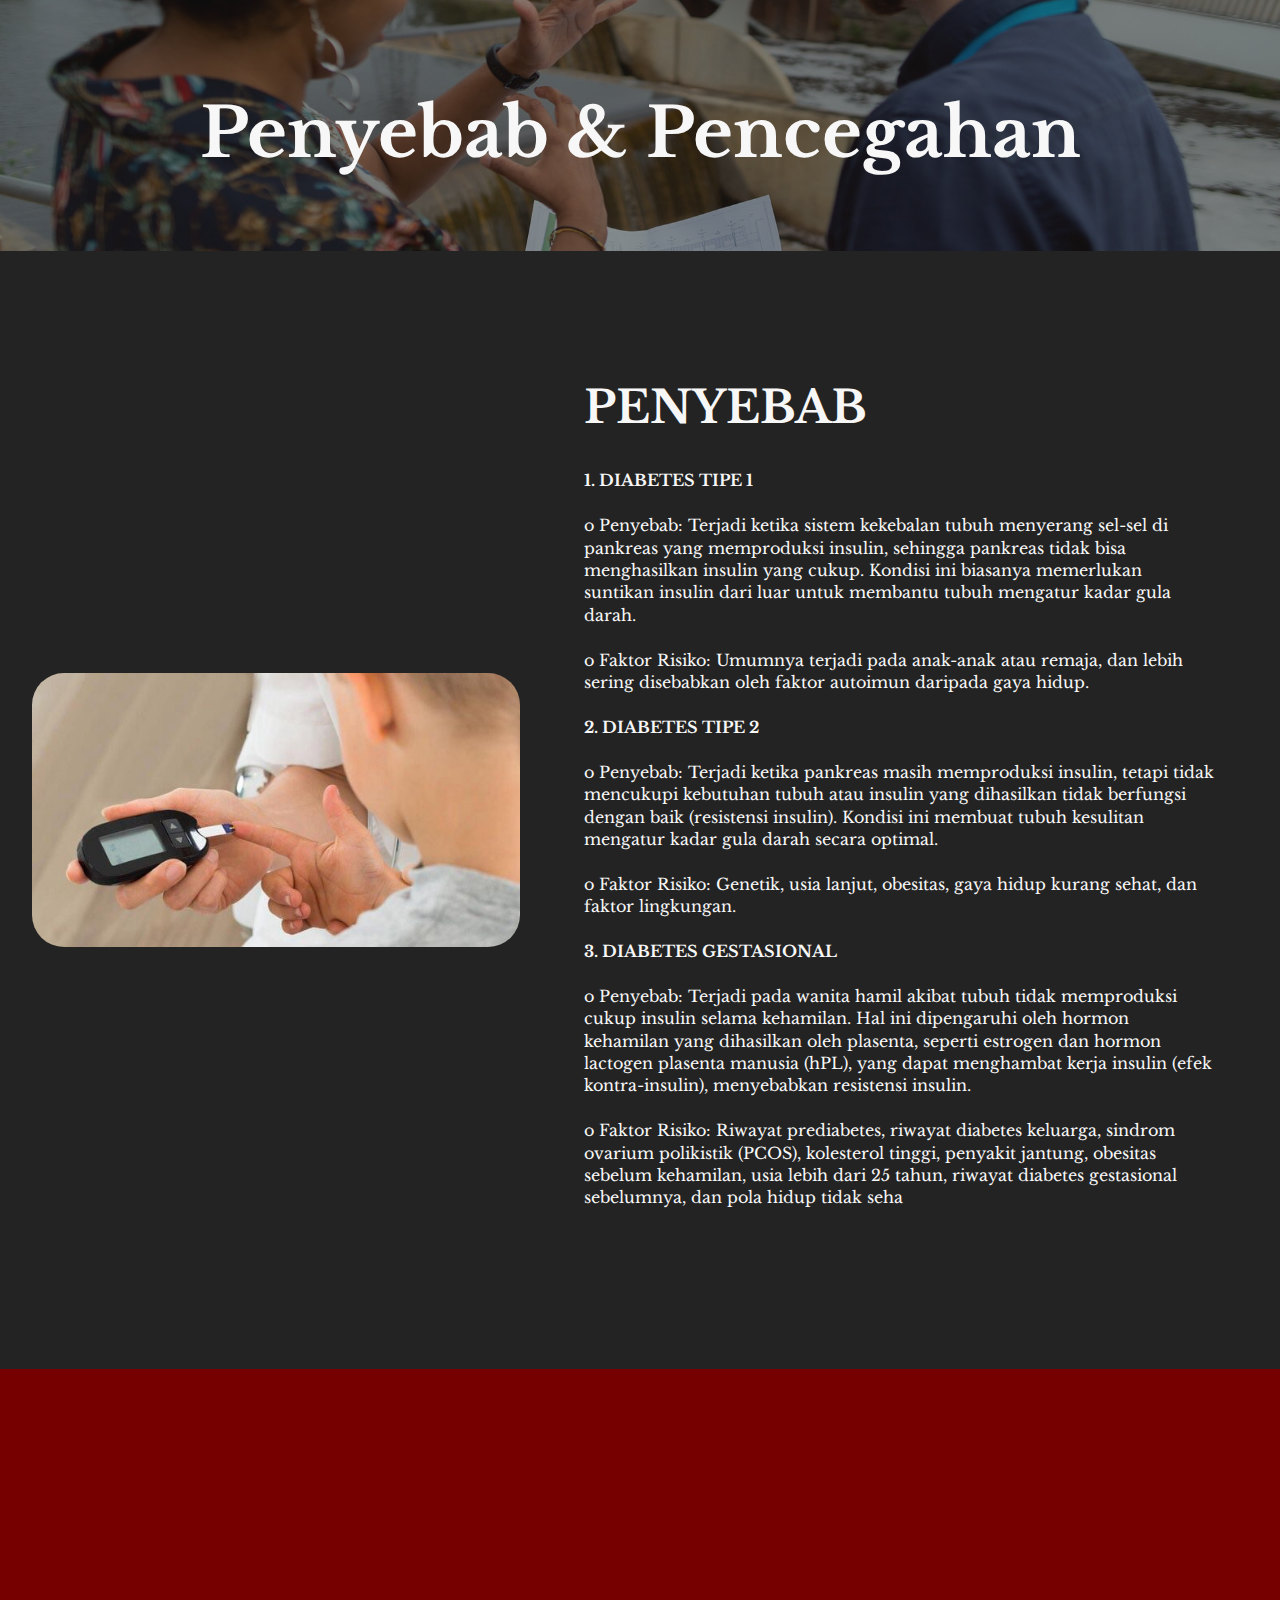
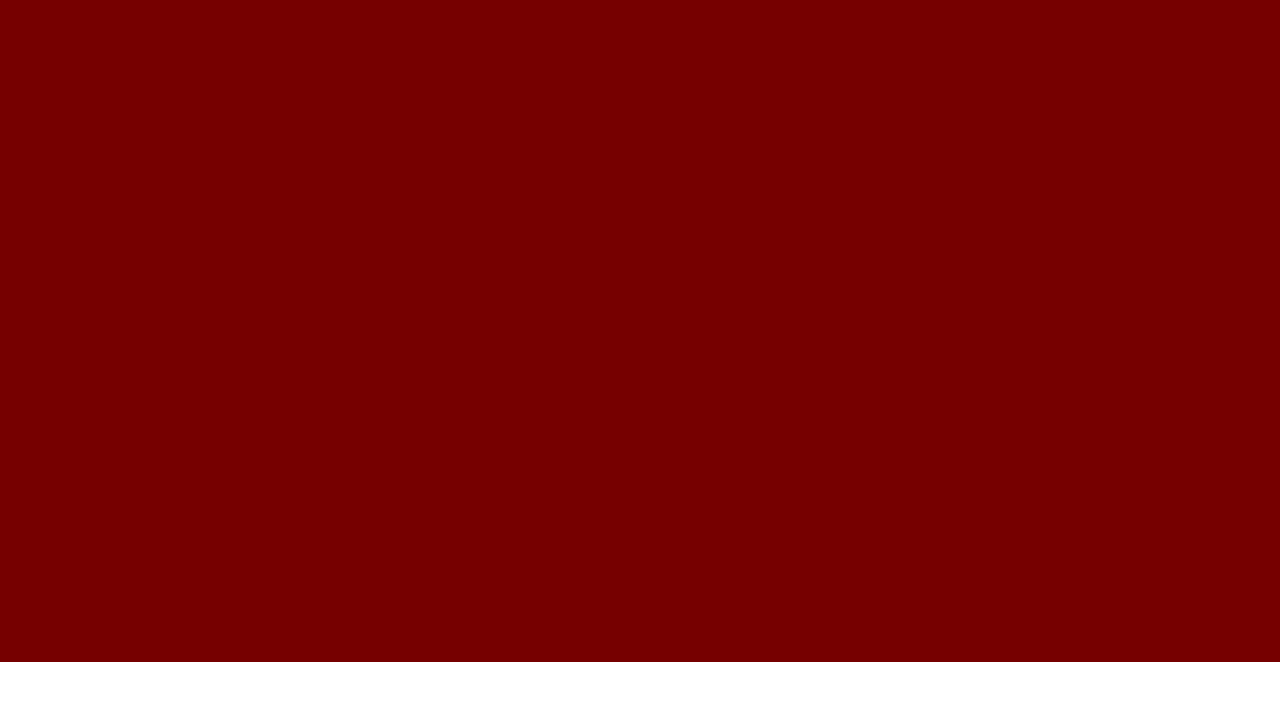
<file: page2.html>
<!DOCTYPE html>
<html  >
<head>
  <!-- Site made with Mobirise Website Builder v5.9.18, https://mobirise.com -->
  <meta charset="UTF-8">
  <meta http-equiv="X-UA-Compatible" content="IE=edge">
  <meta name="generator" content="Mobirise v5.9.18, mobirise.com">
  <meta name="viewport" content="width=device-width, initial-scale=1, minimum-scale=1">
  <link rel="shortcut icon" href="assets/images/whatsapp-image-2024-11-07-at-15.12.12-925e0615-96x96.jpg" type="image/x-icon">
  <meta name="description" content="">
  
  
  <title>Cause</title>
  <link rel="stylesheet" href="assets/bootstrap/css/bootstrap.min.css">
  <link rel="stylesheet" href="assets/bootstrap/css/bootstrap-grid.min.css">
  <link rel="stylesheet" href="assets/bootstrap/css/bootstrap-reboot.min.css">
  <link rel="stylesheet" href="assets/animatecss/animate.css">
  <link rel="stylesheet" href="assets/theme/css/style.css">
  <link rel="preload" href="https://fonts.googleapis.com/css?family=Libre+Baskerville:400,400i,700&display=swap" as="style" onload="this.onload=null;this.rel='stylesheet'">
  <noscript><link rel="stylesheet" href="https://fonts.googleapis.com/css?family=Libre+Baskerville:400,400i,700&display=swap"></noscript>
  <link rel="preload" as="style" href="assets/mobirise/css/mbr-additional.css?v=YsaEcd"><link rel="stylesheet" href="assets/mobirise/css/mbr-additional.css?v=YsaEcd" type="text/css">

  
  
  
</head>
<body>
  
  <section data-bs-version="5.1" class="article11 cid-utrLYyb6q5" id="article11-34">
    

    
    <div class="mbr-overlay" style="opacity: 0.5; background-color: rgb(26, 26, 26);">
    </div>
    <div class="container">
        <div class="row justify-content-center">
            <div class="title col-md-12 col-lg-11">
                <h3 class="mbr-section-title mbr-fonts-style align-center mt-0 mb-0 display-1"><strong>Penyebab &amp; Pencegahan</strong></h3>
                
                
            </div>
        </div>
    </div>
</section>

<section data-bs-version="5.1" class="article2 cid-usL0Q5OhmC" id="article02-26">
	

	
	

	<div class="container">
		<div class="row justify-content-center">
			<div class="col-12 col-md-12 col-lg-5 image-wrapper">
				<img class="w-100" src="assets/images/whatsapp-image-2024-10-31-at-15.13.50-ca8dbeab-600x338.jpg" alt="Mobirise Website Builder">
			</div>
			<div class="col-12 col-md-12 col-lg">
				<div class="text-wrapper align-left">
					<h1 class="mbr-section-title mbr-fonts-style mb-4 display-2"><strong>PENYEBAB</strong></h1>
					<p class="mbr-text align-left mbr-fonts-style mb-4 display-7"><strong>1. DIABETES TIPE 1
</strong><br>
<br>o Penyebab: Terjadi ketika sistem kekebalan tubuh menyerang sel-sel di pankreas yang memproduksi insulin, sehingga pankreas tidak bisa menghasilkan insulin yang cukup. Kondisi ini biasanya memerlukan suntikan insulin dari luar untuk membantu tubuh mengatur kadar gula darah.
<br>
<br>o Faktor Risiko: Umumnya terjadi pada anak-anak atau remaja, dan lebih sering disebabkan oleh faktor autoimun daripada gaya hidup.
<br>
<br><strong>2. DIABETES TIPE 2
</strong><br>
<br>o Penyebab: Terjadi ketika pankreas masih memproduksi insulin, tetapi tidak mencukupi kebutuhan tubuh atau insulin yang dihasilkan tidak berfungsi dengan baik (resistensi insulin). Kondisi ini membuat tubuh kesulitan mengatur kadar gula darah secara optimal.
<br>
<br>o Faktor Risiko: Genetik, usia lanjut, obesitas, gaya hidup kurang sehat, dan faktor lingkungan.
<br>
<br><strong>3. DIABETES GESTASIONAL
</strong><br>
<br>o Penyebab: Terjadi pada wanita hamil akibat tubuh tidak memproduksi cukup insulin selama kehamilan. Hal ini dipengaruhi oleh hormon kehamilan yang dihasilkan oleh plasenta, seperti estrogen dan hormon lactogen plasenta manusia (hPL), yang dapat menghambat kerja insulin (efek kontra-insulin), menyebabkan resistensi insulin.
<br>
<br>o Faktor Risiko: Riwayat prediabetes, riwayat diabetes keluarga, sindrom ovarium polikistik (PCOS), kolesterol tinggi, penyakit jantung, obesitas sebelum kehamilan, usia lebih dari 25 tahun, riwayat diabetes gestasional sebelumnya, dan pola hidup tidak seha</p>
					
				</div>
			</div>
		</div>
	</div>
</section>

<section data-bs-version="5.1" class="article4 cid-usL0REDH0w" id="article04-27">
	

	
	

	<div class="container">
		<div class="row justify-content-center">
			<div class="col-12 col-md-12 col-lg-5 image-wrapper">
				<img class="w-100" src="assets/images/whatsapp-image-2024-10-31-at-15.13.50-8e6b5c06-750x536.jpg" alt="Mobirise Website Builder">
			</div>
			<div class="col-12 col-md-12 col-lg">
				<div class="text-wrapper align-left">
					<h1 class="mbr-section-title mbr-fonts-style mb-4 display-2"><strong>PENCEGAHAN</strong></h1>
					<p class="mbr-text mbr-fonts-style mb-4 display-7"><strong>PENCEGAHAN DIABETES TIPE 1 &amp; 2
</strong><br>
<br>1. Menerapkan pola makan sehat
<br>2. Menjaga porsi makan
<br>3. Rutinitas atletik
<br>4. Berhenti merokok
<br>5. Minum banyak air
<br>6. Kelola stress
<br>7. Menjaga porsi makan
<br>8. Periksa gula darah secara rutin
<br>
<br><strong>PENCEGAHAN DIABETES GESTASIONAL 
</strong><br>
<br>1. Konsumsilah makanan bergizi lengkap dan seimbang, terutama sayur-sayuran, buah-buahan, dan biji-bijian
<br>2. Batasi konsumsi makanan cepat saji dan makanan atau minuman yang mengandung gula tinggi
<br>3. Makanlah dalam porsi kecil, namun lebih sering
<br>4. Makanlah dengan jadwal yang teratur
<br>5. Rutin berolahraga baik sebelum maupun saat hamil sesuai dengan kondisi kesehatan
<br>6. Memulai kehamilan dengan berat badan ideal
<br>7. Hindari penambahan berat badan berlebihan selama kehamilan&nbsp;</p>
					
				</div>
			</div>
		</div>
	</div>
</section><section class="display-7" style="padding: 0;align-items: center;justify-content: center;flex-wrap: wrap;    align-content: center;display: flex;position: relative;height: 4rem;"><a href="https://mobiri.se/" style="flex: 1 1;height: 4rem;position: absolute;width: 100%;z-index: 1;"><img alt="" style="height: 4rem;" src="[data-uri]"></a><p style="margin: 0;text-align: center;" class="display-7">&#8204;</p><a style="z-index:1" href="https://mobirise.com/html-builder.html">HTML Maker</a></section><script src="assets/bootstrap/js/bootstrap.bundle.min.js"></script>  <script src="assets/smoothscroll/smooth-scroll.js"></script>  <script src="assets/ytplayer/index.js"></script>  <script src="assets/theme/js/script.js"></script>  
  
  
  <input name="animation" type="hidden">
  </body>
</html>
</file>
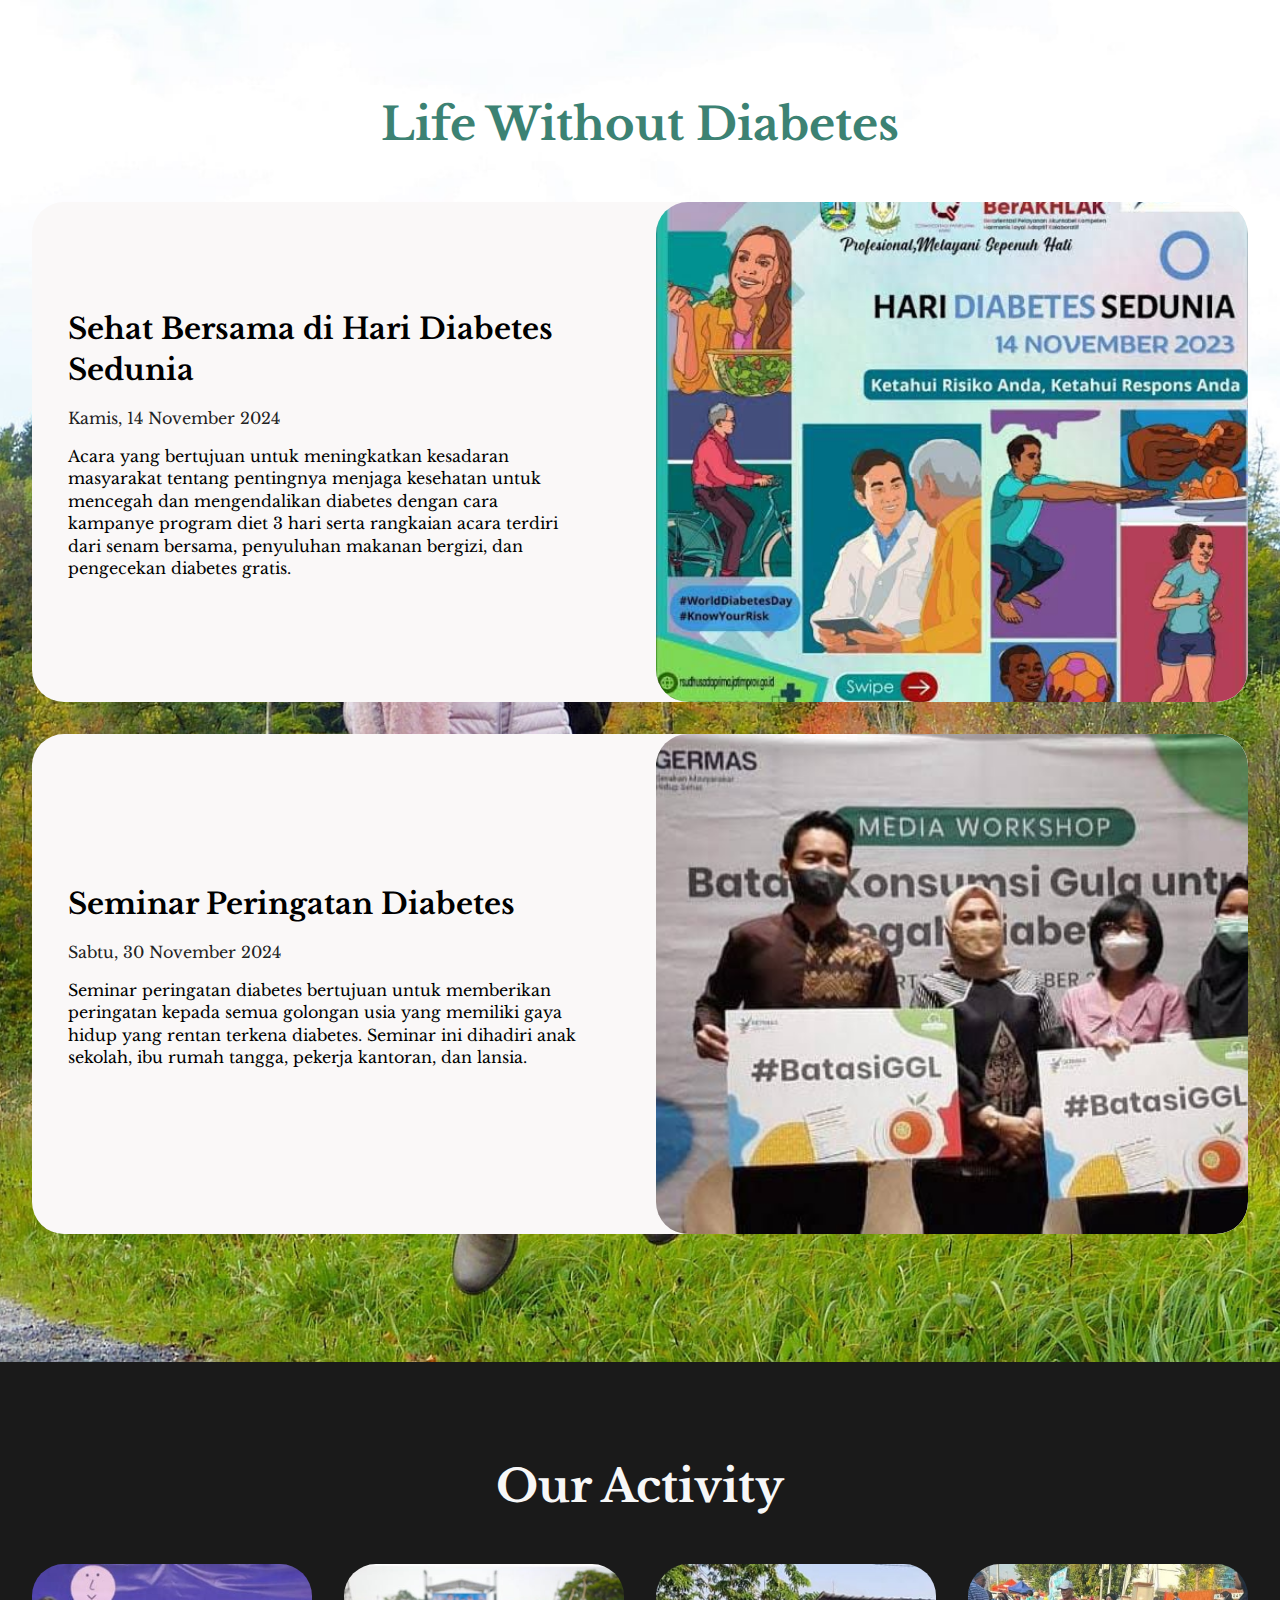
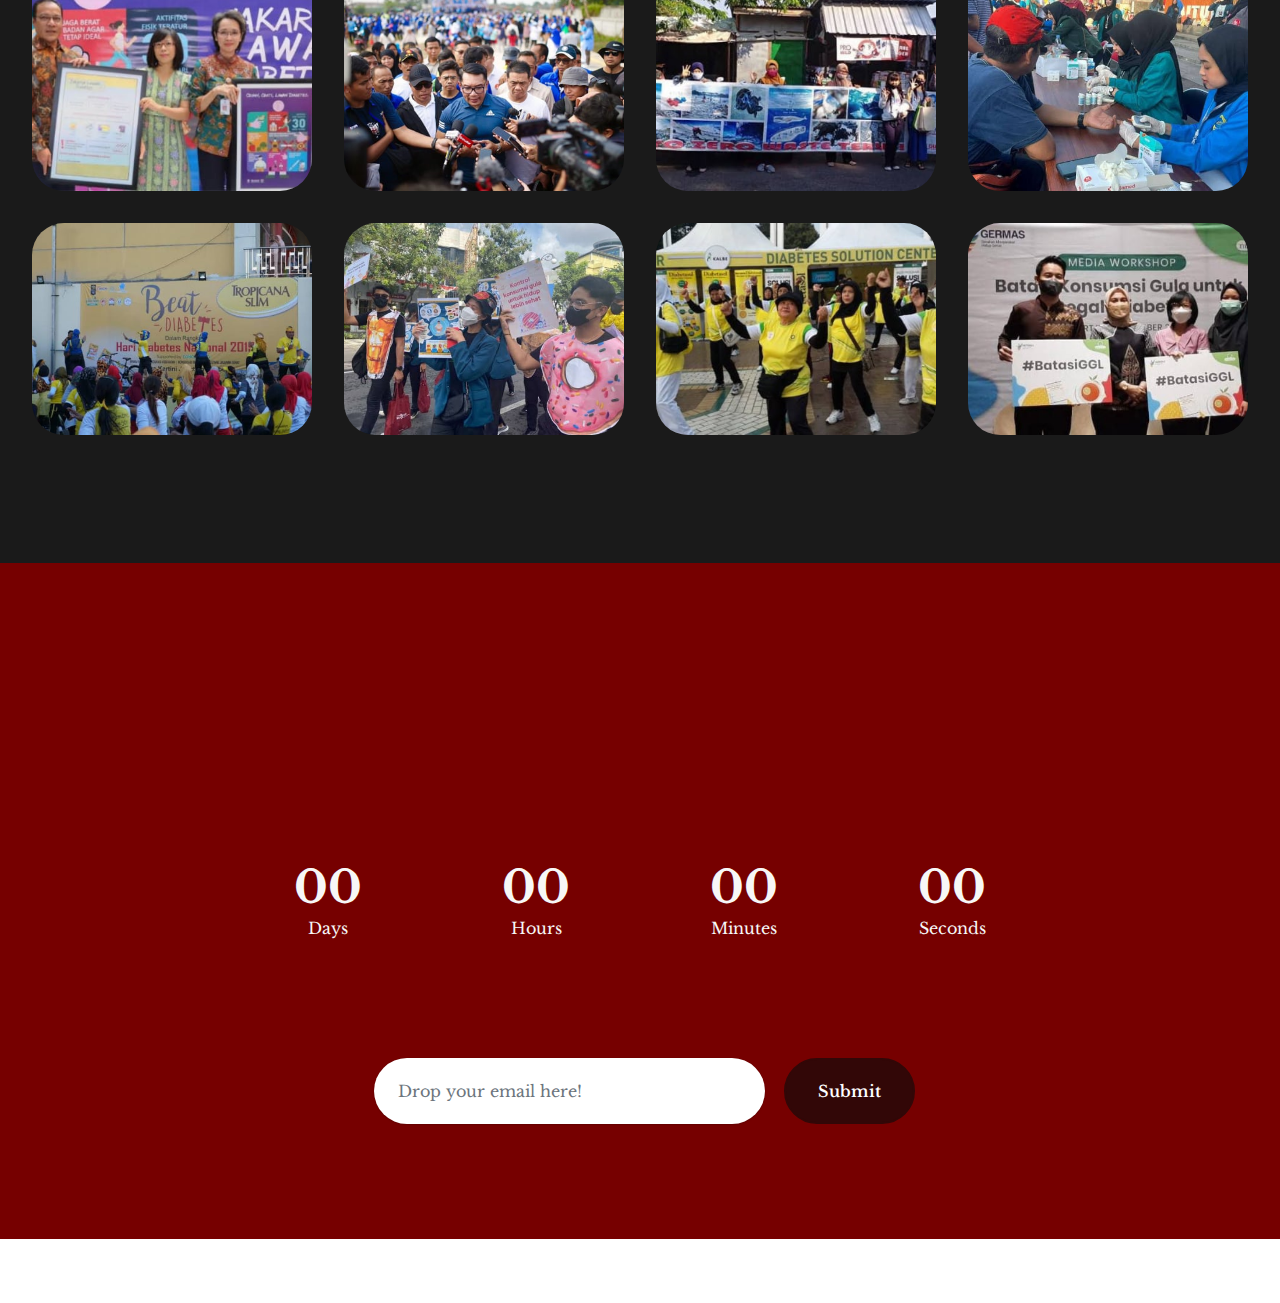
<file: page3.html>
<!DOCTYPE html>
<html  >
<head>
  <!-- Site made with Mobirise Website Builder v5.9.18, https://mobirise.com -->
  <meta charset="UTF-8">
  <meta http-equiv="X-UA-Compatible" content="IE=edge">
  <meta name="generator" content="Mobirise v5.9.18, mobirise.com">
  <meta name="viewport" content="width=device-width, initial-scale=1, minimum-scale=1">
  <link rel="shortcut icon" href="assets/images/whatsapp-image-2024-11-07-at-15.12.12-925e0615-96x96.jpg" type="image/x-icon">
  <meta name="description" content="">
  
  
  <title>Page event</title>
  <link rel="stylesheet" href="assets/web/assets/mobirise-icons2/mobirise2.css">
  <link rel="stylesheet" href="assets/bootstrap/css/bootstrap.min.css">
  <link rel="stylesheet" href="assets/bootstrap/css/bootstrap-grid.min.css">
  <link rel="stylesheet" href="assets/bootstrap/css/bootstrap-reboot.min.css">
  <link rel="stylesheet" href="assets/animatecss/animate.css">
  <link rel="stylesheet" href="assets/theme/css/style.css">
  <link rel="preload" href="https://fonts.googleapis.com/css?family=Libre+Baskerville:400,400i,700&display=swap" as="style" onload="this.onload=null;this.rel='stylesheet'">
  <noscript><link rel="stylesheet" href="https://fonts.googleapis.com/css?family=Libre+Baskerville:400,400i,700&display=swap"></noscript>
  <link rel="preload" as="style" href="assets/mobirise/css/mbr-additional.css?v=I8TFsg"><link rel="stylesheet" href="assets/mobirise/css/mbr-additional.css?v=I8TFsg" type="text/css">

  
  
  
</head>
<body>
  
  <section data-bs-version="5.1" class="news06 cid-usu3v6uNxX" id="news06-24">
  

  
  

  <div class="container">
    <div class="row justify-content-center">
      <div class="col-12 mb-5 content-head">
        <h3 class="mbr-fonts-style align-center mb-0 mbr-section-maintitle display-2"><strong>Life Without Diabetes</strong></h3>
        
      </div>
    </div>
    <div class="row justify-content-center align-items-center item features-image mb-4 active">
      <div class="col-12 ">
        <div class="item-wrapper">
          <div class="row">
            <div class="col-12 col-md-12 col-lg-6 image-wrapper">
              <img class="w-100" src="assets/images/whatsapp-image-2024-10-28-at-15.10.11-6d2e0201-542x566.jpg" alt="Mobirise Website Builder" data-slide-to="0" data-bs-slide-to="0">
            </div>
            <div class="col-12 col-lg col-md-12">
              <div class="text-wrapper align-left">
                <h5 class="mbr-section-title mbr-fonts-style mb-3 display-5"><strong>Sehat Bersama di Hari Diabetes Sedunia</strong></h5>
                <p class="price mbr-fonts-style mb-3 display-7">Kamis, 14 November 2024</p>
                <p class="mbr-text mbr-fonts-style mb-3 display-7">Acara yang bertujuan untuk&nbsp;meningkatkan kesadaran masyarakat tentang pentingnya menjaga kesehatan untuk mencegah dan mengendalikan diabetes dengan cara kampanye program diet 3 hari serta rangkaian acara terdiri dari senam bersama, penyuluhan makanan bergizi, dan pengecekan diabetes gratis.</p>
                
              </div>
            </div>
          </div>
        </div>
      </div>
    </div><div class="row justify-content-center align-items-center item features-image mb-4 active">
      <div class="col-12 ">
        <div class="item-wrapper">
          <div class="row">
            <div class="col-12 col-md-12 col-lg-6 image-wrapper">
              <img class="w-100" src="assets/images/whatsapp-image-2024-10-31-at-12.20.16-08223b21-654x375.jpg" alt="Mobirise Website Builder" data-slide-to="1" data-bs-slide-to="1">
            </div>
            <div class="col-12 col-lg col-md-12">
              <div class="text-wrapper align-left">
                <h5 class="mbr-section-title mbr-fonts-style mb-3 display-5"><strong>Seminar Peringatan Diabetes</strong></h5>
                <p class="price mbr-fonts-style mb-3 display-7">Sabtu, 30 November 2024</p>
                <p class="mbr-text mbr-fonts-style mb-3 display-7">Seminar peringatan diabetes bertujuan untuk memberikan peringatan kepada semua golongan usia yang memiliki gaya hidup yang rentan terkena diabetes. Seminar ini dihadiri anak sekolah, ibu rumah tangga, pekerja kantoran, dan lansia.</p>
                
              </div>
            </div>
          </div>
        </div>
      </div>
    </div>
    
  </div>
</section>

<section data-bs-version="5.1" class="gallery1 mbr-gallery cid-usu3Y58BaN" id="gallery01-25">
    

    
    

    <div class="container-fluid">
        <div class="row justify-content-center">
            <div class="col-12 content-head">
                <div class="mb-5">
                    <h3 class="mbr-section-title mbr-fonts-style align-center m-0 display-2"><strong>Our Activity</strong></h3>
                    
                </div>
            </div>
        </div>
        
        <div class="row mbr-gallery">
            <div class="col-12 col-md-6 col-lg-3 item gallery-image">
                <div class="item-wrapper mb-3" data-toggle="modal" data-bs-toggle="modal" data-target="#uzCUsZa21z-modal" data-bs-target="#uzCUsZa21z-modal">
                    <img class="w-100" src="assets/images/whatsapp-image-2024-10-28-at-15.10.11-0ad6705f-518x304.jpg" alt="Mobirise Website Builder" data-slide-to="0" data-bs-slide-to="0" data-target="#lb-uzCUsZa21z" data-bs-target="#lb-uzCUsZa21z">
                    <div class="icon-wrapper">
                        <span class="mobi-mbri mobi-mbri-search mbr-iconfont mbr-iconfont-btn"></span>
                    </div>
                </div>
                
            </div>
            <div class="col-12 col-md-6 col-lg-3 item gallery-image">
                <div class="item-wrapper mb-3" data-toggle="modal" data-bs-toggle="modal" data-target="#uzCUsZa21z-modal" data-bs-target="#uzCUsZa21z-modal">
                    <img class="w-100" src="assets/images/whatsapp-image-2024-10-28-at-15.10.12-0527e56f-518x345.jpg" alt="Mobirise Website Builder" data-slide-to="1" data-bs-slide-to="1" data-target="#lb-uzCUsZa21z" data-bs-target="#lb-uzCUsZa21z">
                    <div class="icon-wrapper">
                        <span class="mobi-mbri mobi-mbri-search mbr-iconfont mbr-iconfont-btn"></span>
                    </div>
                </div>
                
            </div>
            <div class="col-12 col-md-6 col-lg-3 item gallery-image">
                <div class="item-wrapper mb-3" data-toggle="modal" data-bs-toggle="modal" data-target="#uzCUsZa21z-modal" data-bs-target="#uzCUsZa21z-modal">
                    <img class="w-100" src="assets/images/whatsapp-image-2024-10-28-at-15.10.12-31564b07-518x288.jpg" alt="Mobirise Website Builder" data-slide-to="2" data-bs-slide-to="2" data-target="#lb-uzCUsZa21z" data-bs-target="#lb-uzCUsZa21z">
                    <div class="icon-wrapper">
                        <span class="mobi-mbri mobi-mbri-search mbr-iconfont mbr-iconfont-btn"></span>
                    </div>
                </div>
                
            </div>
            <div class="col-12 col-md-6 col-lg-3 item gallery-image">
                <div class="item-wrapper mb-3" data-toggle="modal" data-bs-toggle="modal" data-target="#uzCUsZa21z-modal" data-bs-target="#uzCUsZa21z-modal">
                    <img class="w-100" src="assets/images/whatsapp-image-2024-10-31-at-12.11.07-de9d5cff-518x389.jpg" alt="Mobirise Website Builder" data-slide-to="3" data-bs-slide-to="3" data-target="#lb-uzCUsZa21z" data-bs-target="#lb-uzCUsZa21z">
                    <div class="icon-wrapper">
                        <span class="mobi-mbri mobi-mbri-search mbr-iconfont mbr-iconfont-btn"></span>
                    </div>
                </div>
                
            </div>
            <div class="col-12 col-md-6 col-lg-3 item gallery-image">
                <div class="item-wrapper mb-3" data-toggle="modal" data-bs-toggle="modal" data-target="#uzCUsZa21z-modal" data-bs-target="#uzCUsZa21z-modal">
                    <img class="w-100" src="assets/images/whatsapp-image-2024-10-31-at-12.11.07-27668953-518x345.jpg" alt="Mobirise Website Builder" data-slide-to="4" data-bs-slide-to="4" data-target="#lb-uzCUsZa21z" data-bs-target="#lb-uzCUsZa21z">
                    <div class="icon-wrapper">
                        <span class="mobi-mbri mobi-mbri-search mbr-iconfont mbr-iconfont-btn"></span>
                    </div>
                </div>
                
            </div>
            <div class="col-12 col-md-6 col-lg-3 item gallery-image">
                <div class="item-wrapper mb-3" data-toggle="modal" data-bs-toggle="modal" data-target="#uzCUsZa21z-modal" data-bs-target="#uzCUsZa21z-modal">
                    <img class="w-100" src="assets/images/whatsapp-image-2024-10-31-at-12.11.08-731cbd04-518x364.jpg" alt="Mobirise Website Builder" data-slide-to="5" data-bs-slide-to="5" data-target="#lb-uzCUsZa21z" data-bs-target="#lb-uzCUsZa21z">
                    <div class="icon-wrapper">
                        <span class="mobi-mbri mobi-mbri-search mbr-iconfont mbr-iconfont-btn"></span>
                    </div>
                </div>
                
            </div>
            <div class="col-12 col-md-6 col-lg-3 item gallery-image">
                <div class="item-wrapper mb-3" data-toggle="modal" data-bs-toggle="modal" data-target="#uzCUsZa21z-modal" data-bs-target="#uzCUsZa21z-modal">
                    <img class="w-100" src="assets/images/whatsapp-image-2024-10-31-at-12.20.18-9851d13b-518x292.jpg" alt="Mobirise Website Builder" data-slide-to="6" data-bs-slide-to="6" data-target="#lb-uzCUsZa21z" data-bs-target="#lb-uzCUsZa21z">
                    <div class="icon-wrapper">
                        <span class="mobi-mbri mobi-mbri-search mbr-iconfont mbr-iconfont-btn"></span>
                    </div>
                </div>
                
            </div>
            <div class="col-12 col-md-6 col-lg-3 item gallery-image">
                <div class="item-wrapper mb-3" data-toggle="modal" data-bs-toggle="modal" data-target="#uzCUsZa21z-modal" data-bs-target="#uzCUsZa21z-modal">
                    <img class="w-100" src="assets/images/whatsapp-image-2024-10-31-at-12.20.16-08223b21-518x297.jpg" alt="Mobirise Website Builder" data-slide-to="7" data-bs-slide-to="7" data-target="#lb-uzCUsZa21z" data-bs-target="#lb-uzCUsZa21z">
                    <div class="icon-wrapper">
                        <span class="mobi-mbri mobi-mbri-search mbr-iconfont mbr-iconfont-btn"></span>
                    </div>
                </div>
                
            </div>
        </div>

        <div class="modal mbr-slider" tabindex="-1" role="dialog" aria-hidden="true" id="uzCUsZa21z-modal">
            <div class="modal-dialog" role="document">
                <div class="modal-content">
                    <div class="modal-body">
                        <div class="carousel slide" data-pause="false" data-bs-pause="false" id="lb-uzCUsZa21z" data-interval="5000" data-bs-interval="5000">
                            <div class="carousel-inner">
                                <div class="carousel-item active">
                                    <img class="d-block w-100" src="assets/images/whatsapp-image-2024-10-28-at-15.10.11-0ad6705f-518x304.jpg" alt="Mobirise Website Builder">
                                </div>
                                <div class="carousel-item">
                                    <img class="d-block w-100" src="assets/images/whatsapp-image-2024-10-28-at-15.10.12-0527e56f-518x345.jpg" alt="Mobirise Website Builder">
                                </div>
                                <div class="carousel-item">
                                    <img class="d-block w-100" src="assets/images/whatsapp-image-2024-10-28-at-15.10.12-31564b07-518x288.jpg" alt="Mobirise Website Builder">
                                </div>
                                <div class="carousel-item">
                                    <img class="d-block w-100" src="assets/images/whatsapp-image-2024-10-31-at-12.11.07-de9d5cff-518x389.jpg" alt="Mobirise Website Builder">
                                </div>
                                <div class="carousel-item">
                                    <img class="d-block w-100" src="assets/images/whatsapp-image-2024-10-31-at-12.11.07-27668953-518x345.jpg" alt="Mobirise Website Builder">
                                </div>
                                <div class="carousel-item">
                                    <img class="d-block w-100" src="assets/images/whatsapp-image-2024-10-31-at-12.11.08-731cbd04-518x364.jpg" alt="Mobirise Website Builder">
                                </div>
                                <div class="carousel-item">
                                    <img class="d-block w-100" src="assets/images/whatsapp-image-2024-10-31-at-12.20.18-9851d13b-518x292.jpg" alt="Mobirise Website Builder">
                                </div>
                                <div class="carousel-item">
                                    <img class="d-block w-100" src="assets/images/whatsapp-image-2024-10-31-at-12.20.16-08223b21-518x297.jpg" alt="Mobirise Website Builder">
                                </div>
                            </div>
                            <ol class="carousel-indicators">
                                <li data-slide-to="0" data-bs-slide-to="0" class="active" data-target="#lb-uzCUsZa21z" data-bs-target="#lb-uzCUsZa21z"></li>
                                <li data-slide-to="1" data-bs-slide-to="1" data-target="#lb-uzCUsZa21z" data-bs-target="#lb-uzCUsZa21z"></li>
                                <li data-slide-to="2" data-bs-slide-to="2" data-target="#lb-uzCUsZa21z" data-bs-target="#lb-uzCUsZa21z"></li>
                                <li data-slide-to="3" data-bs-slide-to="3" data-target="#lb-uzCUsZa21z" data-bs-target="#lb-uzCUsZa21z"></li>
                                <li data-slide-to="4" data-bs-slide-to="4" data-target="#lb-uzCUsZa21z" data-bs-target="#lb-uzCUsZa21z"></li>
                                <li data-slide-to="5" data-bs-slide-to="5" data-target="#lb-uzCUsZa21z" data-bs-target="#lb-uzCUsZa21z"></li>
                                <li data-slide-to="6" data-bs-slide-to="6" data-target="#lb-uzCUsZa21z" data-bs-target="#lb-uzCUsZa21z"></li>
                                <li data-slide-to="7" data-bs-slide-to="7" data-target="#lb-uzCUsZa21z" data-bs-target="#lb-uzCUsZa21z"></li>
                            </ol>
                            <a role="button" href="" class="close" data-dismiss="modal" data-bs-dismiss="modal" aria-label="Close">
                            </a>
                            <a class="carousel-control-prev carousel-control" role="button" data-slide="prev" data-bs-slide="prev" href="#lb-uzCUsZa21z">
                                <span class="mobi-mbri mobi-mbri-arrow-prev" aria-hidden="true"></span>
                                <span class="sr-only visually-hidden">Previous</span>
                            </a>
                            <a class="carousel-control-next carousel-control" role="button" data-slide="next" data-bs-slide="next" href="#lb-uzCUsZa21z">
                                <span class="mobi-mbri mobi-mbri-arrow-next" aria-hidden="true"></span>
                                <span class="sr-only visually-hidden">Next</span>
                            </a>
                        </div>
                    </div>
                </div>
            </div>
        </div>
    </div>
</section>

<section data-bs-version="5.1" class="countdown2 cid-utejz32Nk5" id="countdown2-2p">
  

  
  
  <div class="container">
    <div class="row justify-content-center">
      <div class="col-lg-8">
        <h4 class="mbr-section-title mb-5 align-center mbr-fonts-style display-2"><strong>EVENT</strong></h4>
        <h4 class="mbr-section-subtitle mb-5 align-center mbr-fonts-style display-7">Hari diabetes dunia "Kendalikan Masa Depan: Mencegah Masalah Kesehatan Diabetes"<div><br></div></h4>
        <div class="countdown-cont align-center mb-5 display-2">
          <div title="Days" class="daysCountdown col-xs-3 col-sm-3 col-md-3 display-4"></div>
          <div title="Hours" class="hoursCountdown col-xs-3 col-sm-3 col-md-3 display-4">
          </div>
          <div title="Minutes" class="minutesCountdown col-xs-3 col-sm-3 col-md-3 display-4">
          </div>
          <div title="Seconds" class="secondsCountdown col-xs-3 col-sm-3 col-md-3 display-4">
          </div>
          <div class="countdown" data-due-date="2024/11/14"></div>
        </div>
        <p class="mbr-text mb-5 align-center mbr-fonts-style display-7">Ayok ikuti acara kami dengan mengirim&nbsp;email&nbsp;Anda!</p>
      </div>
    </div>
    <div class="row">
      <div class="col-lg-8 mx-auto mbr-form" data-form-type="formoid">
        <form action="https://mobirise.eu/" method="POST" class="mbr-form form-with-styler" data-form-title="Form Name"><input type="hidden" name="email" data-form-email="true" value="K1Wm7bLt+AW7Fo/E0TYxxaiGy8TPIT2g60q/5sQFJS8PXoyAJaY4BFJwQzJBn4EyBVDxik+tlfR8D0oyqqixItJVbCyLACEzEOOBTw3woLn2Ru8TrkQk5HqQM6UnXpIK">
          <div class="row">
            <div hidden="hidden" data-form-alert="" class="alert alert-success col-12">Thanks for filling out the form!</div>
            <div hidden="hidden" data-form-alert-danger="" class="alert alert-danger col-12">
              Oops...! some problem!
            </div>
          </div>
          <div class="dragArea row">
            <div data-for="email" class="col-lg-6 col-md-6 col-sm-12 form-group">
              <input type="email" name="email" placeholder="Drop your email here!" data-form-field="email" class="form-control display-7" value="" id="email-countdown2-2p">
            </div>
            <div class="col-auto mbr-section-btn"><button type="submit" class="w-100 w-100 w-100 w-100 w-100 w-100 btn btn-info display-7">Submit</button></div>
          </div>
        </form>
      </div>
    </div>
  </div>
</section><section class="display-7" style="padding: 0;align-items: center;justify-content: center;flex-wrap: wrap;    align-content: center;display: flex;position: relative;height: 4rem;"><a href="https://mobiri.se/" style="flex: 1 1;height: 4rem;position: absolute;width: 100%;z-index: 1;"><img alt="" style="height: 4rem;" src="[data-uri]"></a><p style="margin: 0;text-align: center;" class="display-7">&#8204;</p><a style="z-index:1" href="https://mobirise.com">Mobirise.com </a></section><script src="assets/bootstrap/js/bootstrap.bundle.min.js"></script>  <script src="assets/smoothscroll/smooth-scroll.js"></script>  <script src="assets/ytplayer/index.js"></script>  <script src="assets/countdown/countdown.js"></script>  <script src="assets/theme/js/script.js"></script>  <script src="assets/formoid/formoid.min.js"></script>  
  
  
  <input name="animation" type="hidden">
  </body>
</html>
</file>
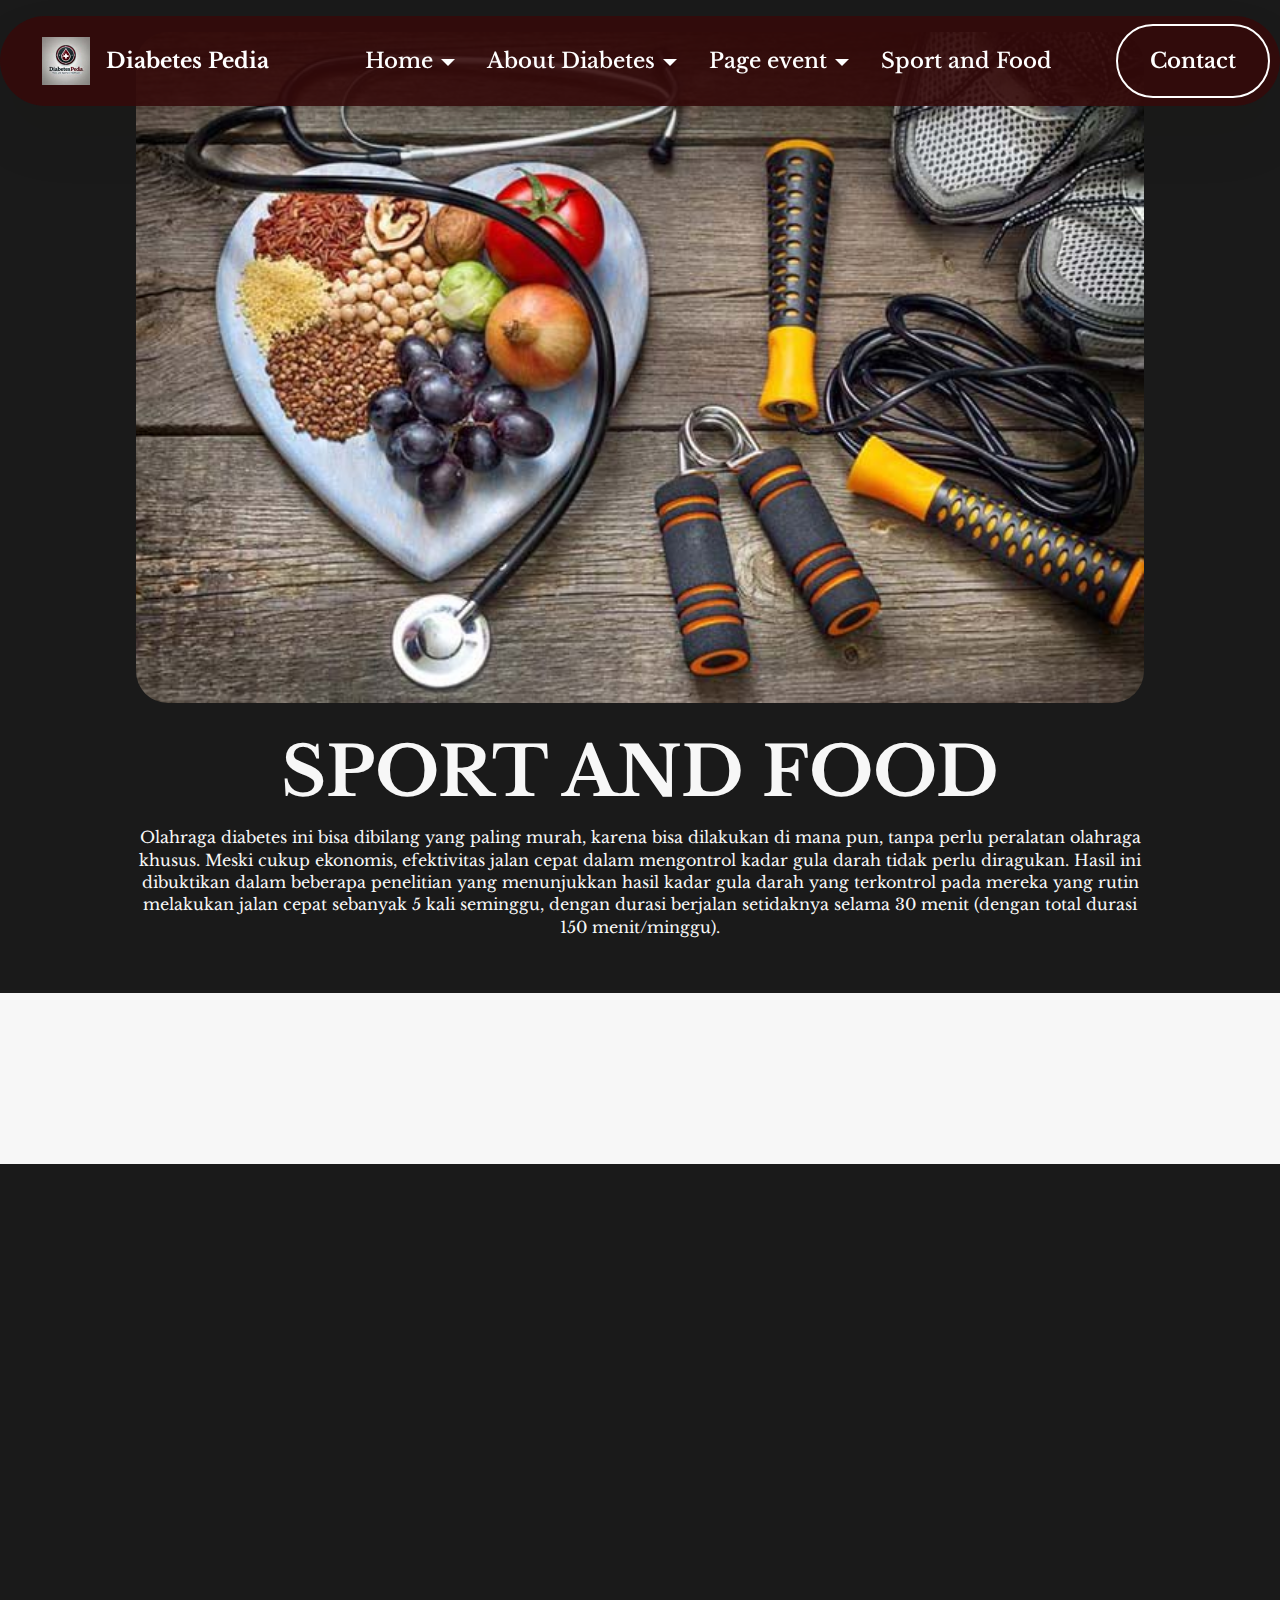
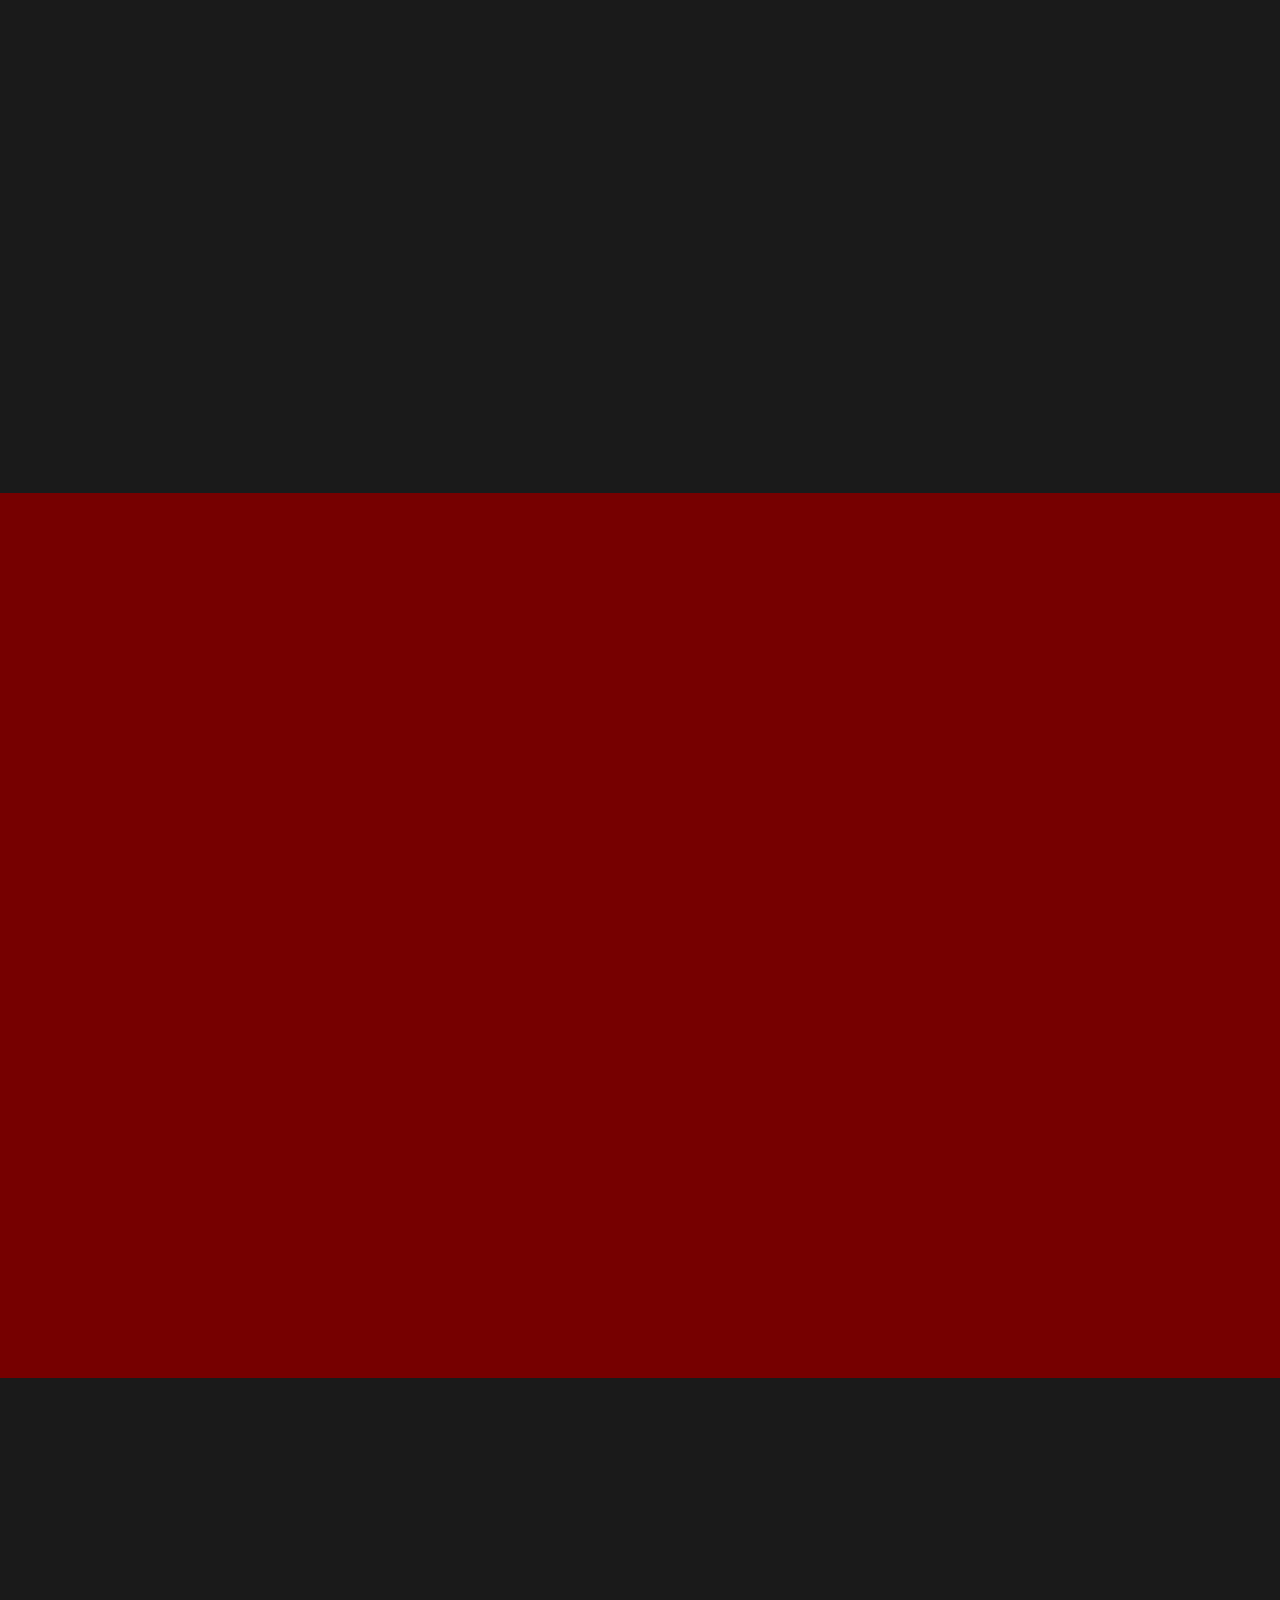
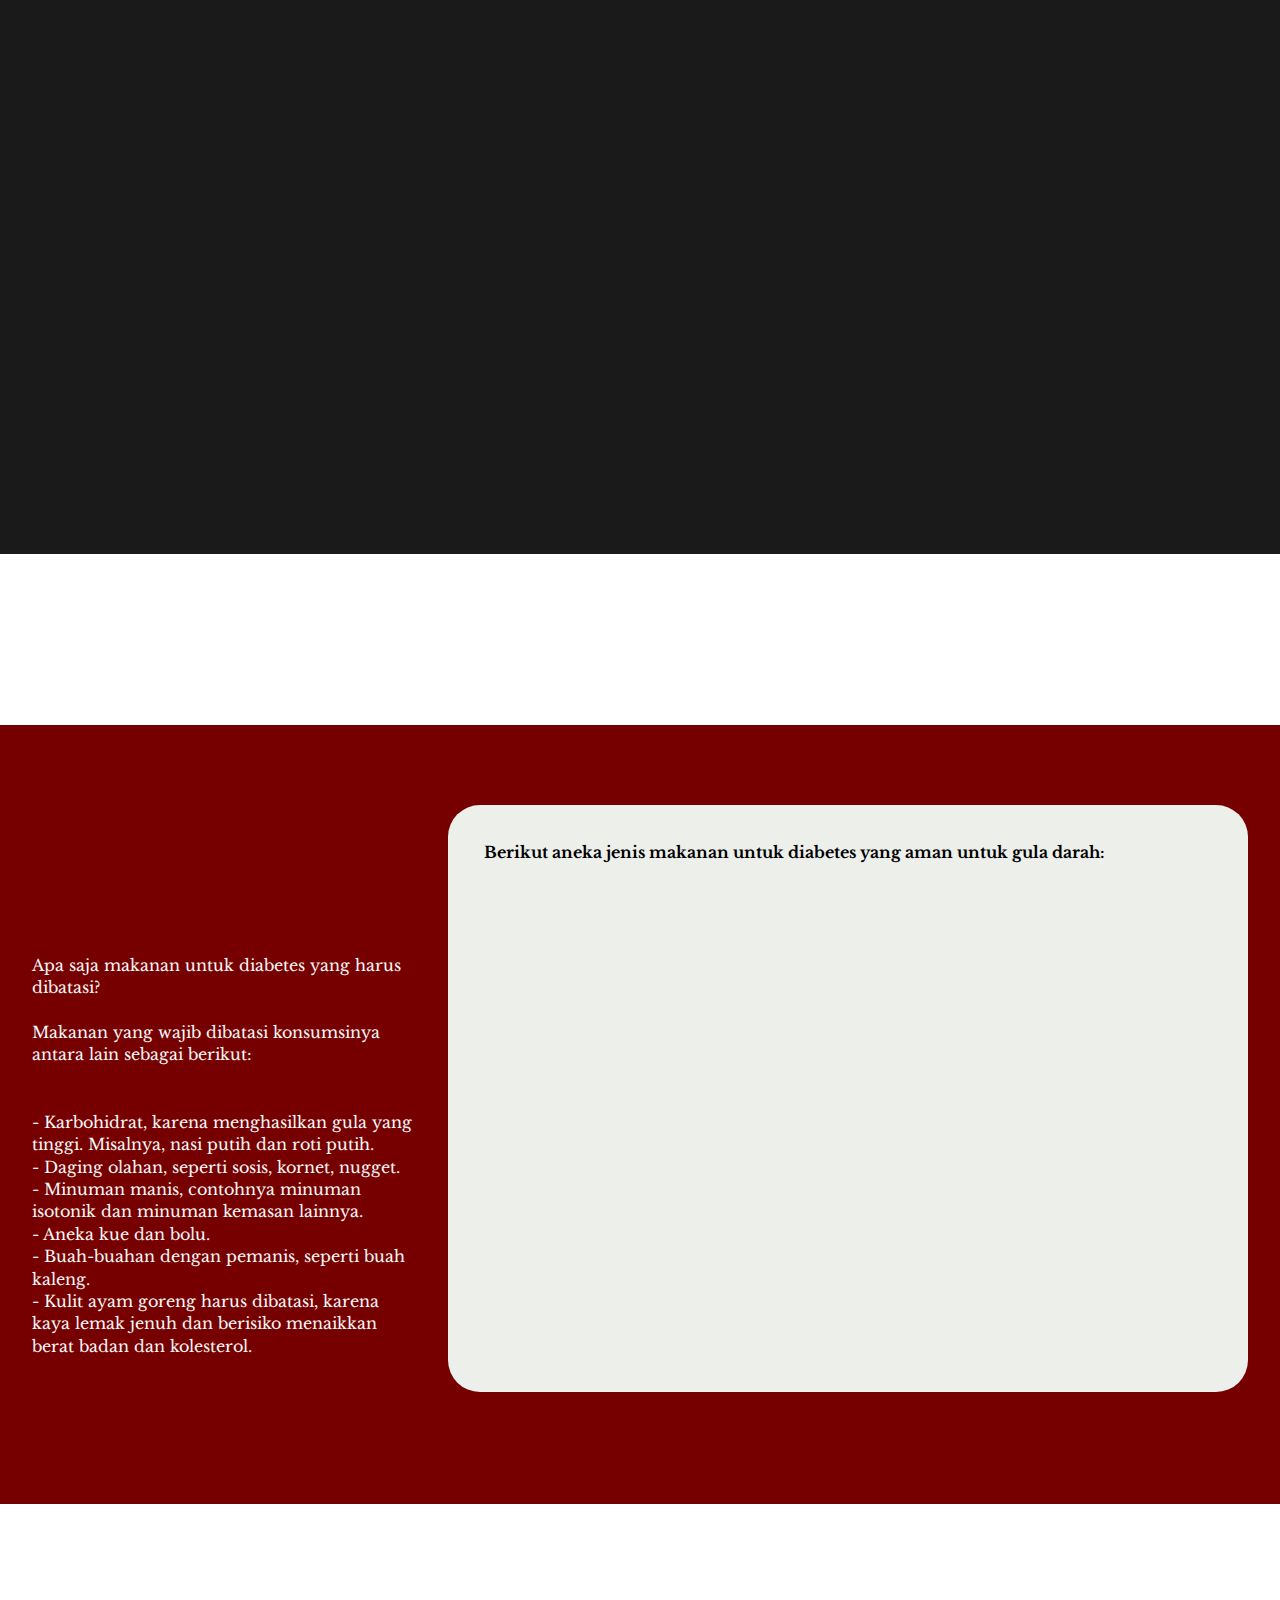
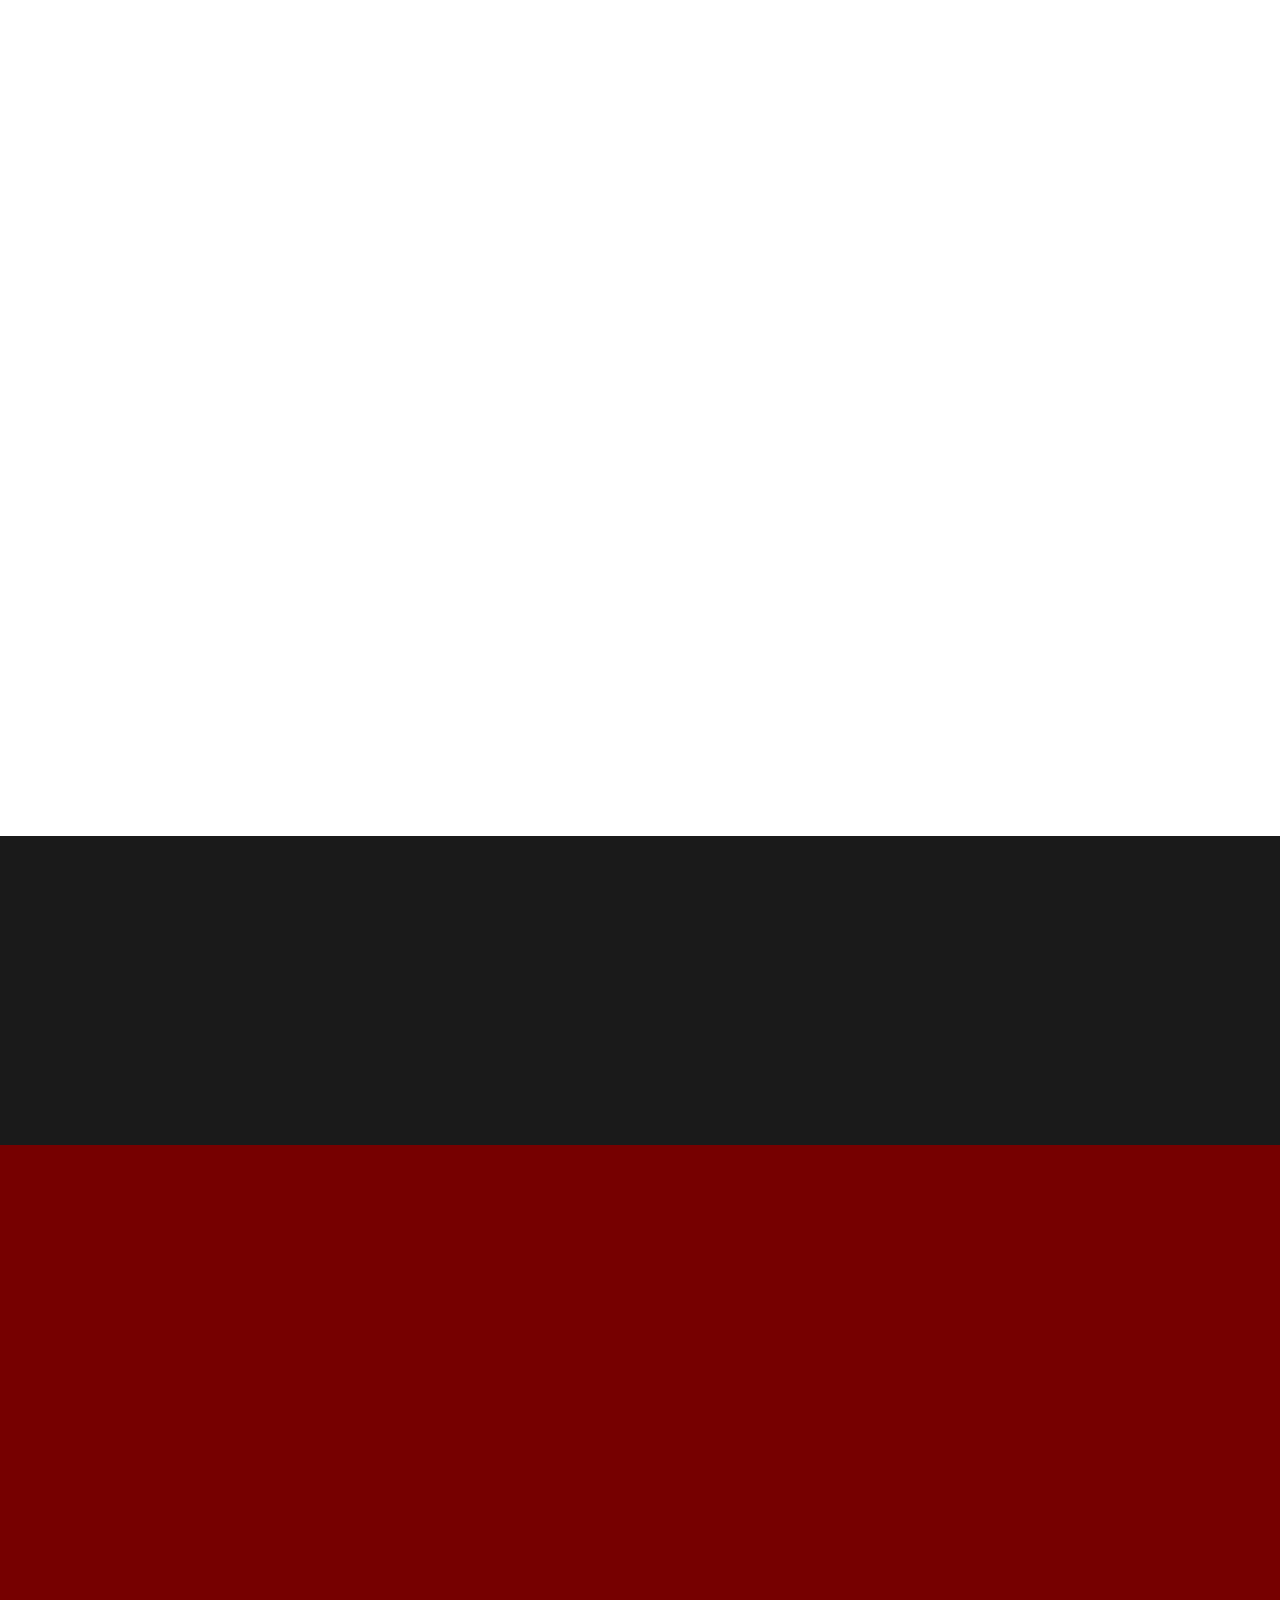
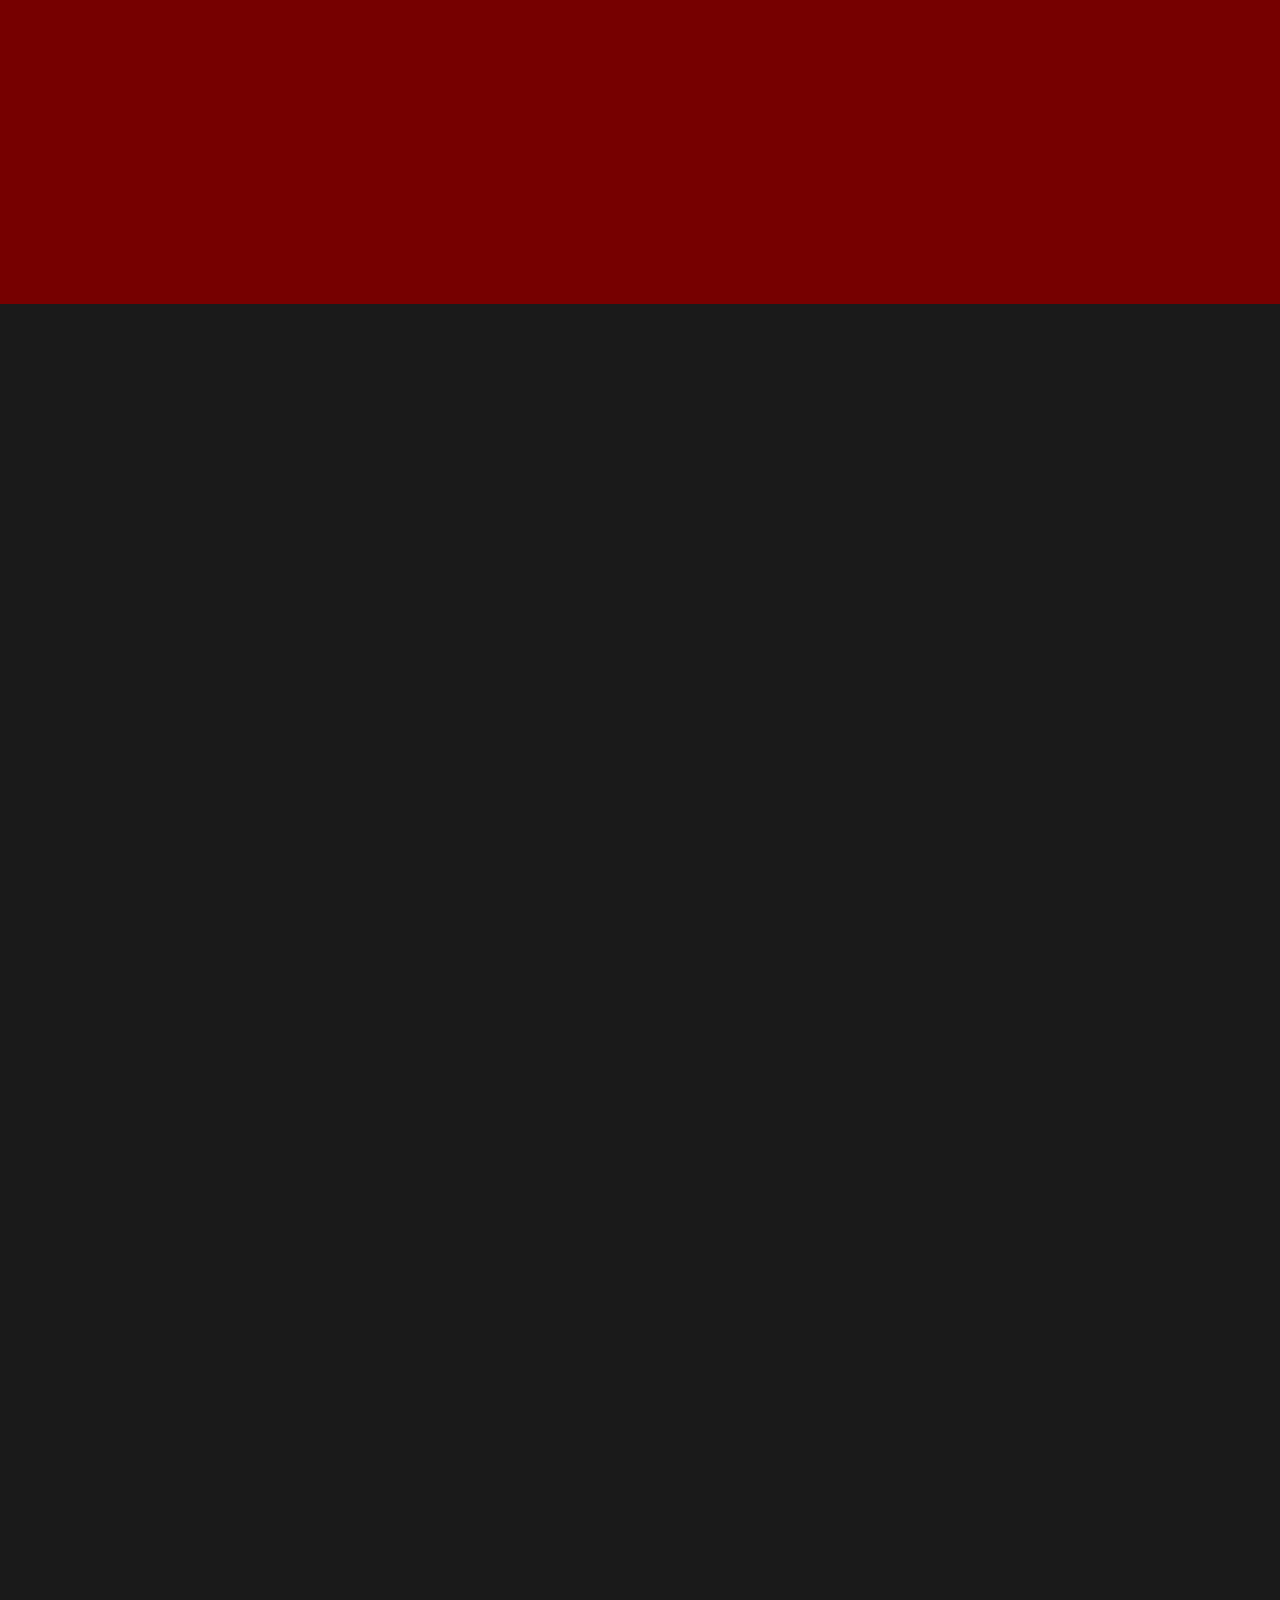
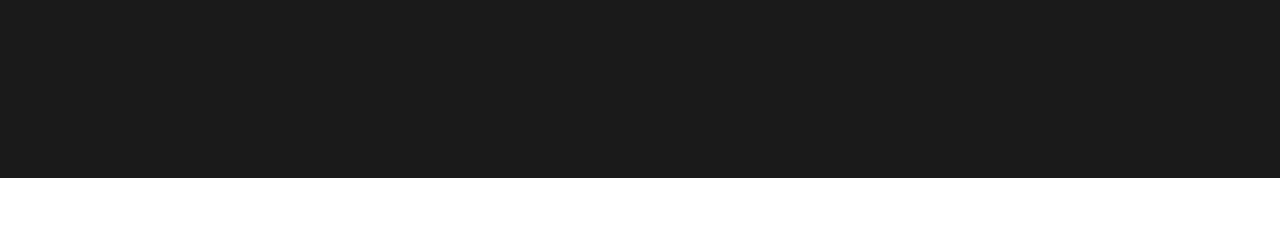
<file: page4.html>
<!DOCTYPE html>
<html  >
<head>
  <!-- Site made with Mobirise Website Builder v5.9.18, https://mobirise.com -->
  <meta charset="UTF-8">
  <meta http-equiv="X-UA-Compatible" content="IE=edge">
  <meta name="generator" content="Mobirise v5.9.18, mobirise.com">
  <meta name="viewport" content="width=device-width, initial-scale=1, minimum-scale=1">
  <link rel="shortcut icon" href="assets/images/whatsapp-image-2024-11-07-at-15.12.12-925e0615-96x96.jpg" type="image/x-icon">
  <meta name="description" content="">
  
  
  <title>Sport and Makanan</title>
  <link rel="stylesheet" href="assets/web/assets/mobirise-icons2/mobirise2.css">
  <link rel="stylesheet" href="assets/bootstrap/css/bootstrap.min.css">
  <link rel="stylesheet" href="assets/bootstrap/css/bootstrap-grid.min.css">
  <link rel="stylesheet" href="assets/bootstrap/css/bootstrap-reboot.min.css">
  <link rel="stylesheet" href="assets/animatecss/animate.css">
  <link rel="stylesheet" href="assets/dropdown/css/style.css">
  <link rel="stylesheet" href="assets/theme/css/style.css">
  <link rel="preload" href="https://fonts.googleapis.com/css?family=Libre+Baskerville:400,400i,700&display=swap" as="style" onload="this.onload=null;this.rel='stylesheet'">
  <noscript><link rel="stylesheet" href="https://fonts.googleapis.com/css?family=Libre+Baskerville:400,400i,700&display=swap"></noscript>
  <link rel="preload" as="style" href="assets/mobirise/css/mbr-additional.css?v=iJioZR"><link rel="stylesheet" href="assets/mobirise/css/mbr-additional.css?v=iJioZR" type="text/css">

  
  
  
</head>
<body>
  
  <section data-bs-version="5.1" class="menu menu2 cid-tJS6tZXiPa" once="menu" id="menu02-2h">
	

	<nav class="navbar navbar-dropdown navbar-fixed-top navbar-expand-lg">
		<div class="container">
			<div class="navbar-brand">
				<span class="navbar-logo">
					<a href="https://mobirise.com">
						<img src="assets/images/whatsapp-image-2024-11-07-at-15.12.12-925e0615-96x96.jpg" alt="Mobirise Website Builder" style="height: 3rem;">
					</a>
				</span>
				<span class="navbar-caption-wrap"><a class="navbar-caption text-primary display-4" href="index.html#header05-1">Diabetes Pedia</a></span>
			</div>
			<button class="navbar-toggler" type="button" data-toggle="collapse" data-bs-toggle="collapse" data-target="#navbarSupportedContent" data-bs-target="#navbarSupportedContent" aria-controls="navbarNavAltMarkup" aria-expanded="false" aria-label="Toggle navigation">
				<div class="hamburger">
					<span></span>
					<span></span>
					<span></span>
					<span></span>
				</div>
			</button>
			<div class="collapse navbar-collapse" id="navbarSupportedContent">
				<ul class="navbar-nav nav-dropdown" data-app-modern-menu="true"><li class="nav-item dropdown">
						<a class="nav-link link dropdown-toggle text-danger show display-4" href="index.html#top" data-toggle="dropdown-submenu" data-bs-toggle="dropdown" data-bs-auto-close="outside" aria-expanded="true">Home</a><div class="dropdown-menu show" aria-labelledby="dropdown-938" data-bs-popper="none"><a class="dropdown-item text-danger text-primary display-4" href="index.html#features03-1t">News</a><a class="show dropdown-item text-danger text-primary display-4" href="index.html#video03-2d">Data Penderita Diabetes</a><a class="show dropdown-item text-danger text-primary display-4" href="index.html#article02-2f">Risiko</a></div>
					</li><li class="nav-item dropdown"><a class="nav-link link text-danger text-primary dropdown-toggle show display-4" href="index.html#header09-q" data-toggle="dropdown-submenu" data-bs-toggle="dropdown" data-bs-auto-close="outside" aria-expanded="false">About Diabetes</a><div class="dropdown-menu show" aria-labelledby="dropdown-474" data-bs-popper="none"><a class="text-danger text-primary dropdown-item display-4" href="page1.html#article07-32">Diabetes</a><a class="text-danger text-primary dropdown-item display-4" href="page1.html#people03-33">Tipe Diabetes</a><a class="text-danger text-primary show dropdown-item display-4" href="page1.html#article08-1u">Cerita Penderita</a><a class="text-danger text-primary show dropdown-item display-4" href="page2.html#article06-29">Cause</a></div></li><li class="nav-item dropdown"><a class="nav-link link dropdown-toggle text-danger show display-4" href="index.html#header01-1l" data-toggle="dropdown-submenu" data-bs-toggle="dropdown" data-bs-auto-close="outside" aria-expanded="false">Page event</a><div class="dropdown-menu show" aria-labelledby="dropdown-213" data-bs-popper="none"><a class="dropdown-item text-danger display-4" href="index.html#header01-1l">Life Without Diabetes</a><a class="dropdown-item text-danger text-primary display-4" href="page3.html#news06-24">Our Activity</a><a class="show dropdown-item text-danger text-primary display-4" href="page3.html#countdown2-2p">Event</a></div></li>
					
					<li class="nav-item"><a class="nav-link link text-danger display-4" href="index.html#article05-2g">Sport and Food</a></li></ul>
				
				<div class="navbar-buttons mbr-section-btn"><a class="btn btn-primary-outline display-4" href="https://wa.me/6289608688535">Contact</a></div>
			</div>
		</div>
	</nav>
</section>

<section data-bs-version="5.1" class="image01 cid-utgeMrBtI6" id="image01-2q">
  

  
  

  <div class="container">
    <div class="row justify-content-center">
      <div class="col-12 col-lg-10">
        <div class="image-wrapper mb-4">
          <img class="w-100" src="assets/images/img-8153-670x446.jpg" alt="Mobirise Website Builder">
        </div>
        <h4 class="mbr-description mbr-fonts-style mb-3 align-center display-1"><strong>SPORT AND FOOD</strong></h4>
        <p class="mbr-description mbr-fonts-style mb-0 align-center display-7">Olahraga diabetes ini bisa dibilang yang paling murah, karena bisa dilakukan di mana pun, tanpa perlu peralatan olahraga khusus. Meski cukup ekonomis, efektivitas jalan cepat dalam mengontrol kadar gula darah tidak perlu diragukan. Hasil ini dibuktikan dalam beberapa penelitian yang menunjukkan hasil kadar gula darah yang terkontrol pada mereka yang rutin melakukan jalan cepat sebanyak 5 kali seminggu, dengan durasi berjalan setidaknya selama 30 menit (dengan total durasi 150 menit/minggu).
<br>
<br></p>
      </div>
    </div>
  </div>
</section>

<section data-bs-version="5.1" class="article12 cid-utegIsvIUm" id="article12-2m">    
    
    <div class="container">
        <div class="row justify-content-center">
            <div class="col-md-12 col-lg-10">
                <h3 class="mbr-section-title mbr-fonts-style mb-4 mt-0 display-1"><strong>SPORT</strong></h3>
                
                
            </div>
        </div>
    </div>
</section>

<section data-bs-version="5.1" class="image02 cid-utgksLrojf" id="image02-2u">
  
  
  
  <div class="container">
    <div class="row">
      <div class="col-12 col-lg-10">
        <div class="row">
          <div class="col-12 col-lg-6">
            <div class="img-item">
              <img class="w-100 mb-4" src="assets/images/424e7f02-31b2-4d14-89a2-4eb5341a1355-907x605.jpg" alt="Mobirise Website Builder">
              <h5 class="mbr-fonts-style mb-3 display-5"><strong>1. Jalan Cepat</strong></h5>
              <p class="mbr-text mbr-fonts-style mb-sm-5 display-7">Olahraga diabetes ini bisa dibilang yang paling murah, karena bisa dilakukan di mana pun, tanpa perlu peralatan olahraga khusus. Meski cukup ekonomis, efektivitas jalan cepat dalam mengontrol kadar gula darah tidak perlu diragukan. Hasil ini dibuktikan dalam beberapa penelitian yang menunjukkan hasil kadar gula darah yang terkontrol pada mereka yang rutin melakukan jalan cepat sebanyak 5 kali seminggu, dengan durasi berjalan setidaknya selama 30 menit (dengan total durasi 150 menit/minggu).</p>
            </div>
          </div>
          <div class="col-12 col-lg">
            <div class="img-item">
              <img class="w-100 mb-4" src="assets/images/jalur-bersepeda-907x605.jpg" alt="Mobirise Website Builder">
              <h5 class="mbr-fonts-style mb-3 display-5"><strong>2. Bersepeda</strong></h5>
              <p class="mbr-text mbr-fonts-style mb-0 display-7">Bersepeda dapat memberikan beberapa manfaat bagi penderita diabetes. Selain mengontrol kadar gula darah, bersepeda juga bisa menjadi pilihan olahraga dengan intensitas rendah yang baik bagi kesehatan sendi dan tulang. Tidak hanya demikian, bersepeda juga dapat meningkatkan fungsi paru-paru dan kardiovaskular, yang sangat bermanfaat bagi penderita diabetes.
<br><br>Salah satu komplikasi diabetes adalah terjadinya neuropati diabetes yang dapat menyebabkan peradangan pada sendi. Selain itu, obesitas yang memberikan beban lebih besar pada sendi juga bisa menyebabkan arthritis. Bersepeda akan membantu menurunkan berat badan sekaligus mengontrol kadar gula darah, serta mengurangi risiko terjadinya radang sendi, yang menjadikannya pilihan olahraga diabetes untuk dilakukan.
<br>
<br></p>
            </div>
          </div>
        </div>
      </div>
    </div>
  </div>
</section>

<section data-bs-version="5.1" class="image02 cid-utgkS0UB2N" id="image02-2w">
  
  
  
  <div class="container">
    <div class="row">
      <div class="col-12 col-lg-10">
        <div class="row">
          <div class="col-12 col-lg-6">
            <div class="img-item">
              <img class="w-100 mb-4" src="assets/images/aneka-manfaat-berenang-untuk-kesehatan-650x433.jpg" alt="Mobirise Website Builder">
              <h5 class="mbr-fonts-style mb-3 display-5"><strong>3. Berenang</strong></h5>
              <p class="mbr-text mbr-fonts-style mb-sm-5 display-7">Selain tidak membebani sendi, berenang efektif dalam meningkatkan kesehatan jantung dan paru-paru. Dengan kelebihan olahraga diabetes ini, Anda bisa mulai merutinkan jadwal berenang. Namun, bagi Anda yang belum bisa berenang, jangan khawatir. Sebab Anda bisa menggantikannya dengan berjalan dalam air, aerobik akuatik maupun kegiatan senam akuatik lainnya. Pilihan senam akuatik bisa disesuaikan dengan kemampuan dan kondisi Anda, tentunya dengan pengawasan orang yang sudah terlatih.&nbsp;<br></p>
            </div>
          </div>
          <div class="col-12 col-lg">
            <div class="img-item">
              <img class="w-100 mb-4" src="assets/images/senam-diabetes-dan-latihan-pendukung-lainnya-650x433.jpg" alt="Mobirise Website Builder">
              <h5 class="mbr-fonts-style mb-3 display-5"><strong>4. Senam Diabetes</strong></h5>
              <p class="mbr-text mbr-fonts-style mb-0 display-7">Bila sudah familiar dengan senam aerobik, Anda akan lebih mudah mengikuti dan nyaman dalam melakukan senam diabetes. Sebab senam diabetes sebenarnya sama dengan senam aerobik pada umumnya, hanya saja intensitasnya lebih rendah.  Dengan melakukan berbagai gerakan diiringi lagu yang menarik, gula darah Anda akan lebih terkontrol. Sebab tidak hanya otot dan pembuluh darah saja yang terjaga kesehatannya, mental pun ikut dipulihkan dengan melakukan senam diabetes.
<br>
<br>Selain senam diabetes, senam kaki diabetes pun bisa Anda lakukan sesuai dengan arahan instruktur yang sudah terlatih. Dengan demikian, risiko terjadinya kematian jaringan yang merupakan salah satu komplikasi diabetes pun bisa dicegah.</p>
            </div>
          </div>
        </div>
      </div>
    </div>
  </div>
</section>

<section data-bs-version="5.1" class="image02 cid-utgkS9Mx3o" id="image02-2x">
  
  
  
  <div class="container">
    <div class="row">
      <div class="col-12 col-lg-10">
        <div class="row">
          <div class="col-12 col-lg-6">
            <div class="img-item">
              <img class="w-100 mb-4" src="assets/images/mengenal-hatha-yoga-dasar-dari-segala-jenis-yoga-650x433.jpg" alt="Mobirise Website Builder">
              <h5 class="mbr-fonts-style mb-3 display-5"><strong>5. Yoga</strong></h5>
              <p class="mbr-text mbr-fonts-style mb-sm-5 display-7">Mengelola stres sangat bermanfaat dalam mengontrol kadar gula darah. Yoga tidak hanya merupakan olahraga untuk menjaga kesehatan fisik, melainkan juga untuk kesehatan mental, termasuk mengelola stres. Tidak hanya melatih dan meningkatkan kelenturan tubuh, melakukan yoga juga efektif dalam menurunkan tekanan darah, mencapai berat badan ideal, serta meningkatkan mood dan membuat tidur lebih nyenyak.</p>
            </div>
          </div>
          <div class="col-12 col-lg">
            <div class="img-item">
              <img class="w-100 mb-4" src="assets/images/pilates-jakarta-907x456.jpg" alt="Mobirise Website Builder">
              <h5 class="mbr-fonts-style mb-3 display-5"><strong>6. Pilates</strong></h5>
              <p class="mbr-text mbr-fonts-style mb-0 display-7">Selain melakukan yoga, Anda bisa mencoba melakukan pilates untuk mengelola kadar gula darah. Pilates juga bisa meningkatkan kekuatan otot inti tubuh, koordinasi, serta keseimbangan.</p>
            </div>
          </div>
        </div>
      </div>
    </div>
  </div>
</section>

<section data-bs-version="5.1" class="article11 cid-utq6J5uC5d" id="article11-2z">
    

    
    
    <div class="container">
        <div class="row justify-content-center">
            <div class="title col-md-12 col-lg-10">
                <h3 class="mbr-section-title mbr-fonts-style align-center mt-0 mb-0 display-1"><strong>FOOD</strong></h3>
                
                
            </div>
        </div>
    </div>
</section>

<section data-bs-version="5.1" class="article22 cid-utq7mv35Mp" id="article22-30">
  
  
  
  <div class="container">
    <div class="row justify-content-center">
      <div class="col-lg-4">
        <div class="col-12 col-md-12">
          <h5 class="mbr-section-title mbr-fonts-style mt-0 mb-4 display-2"><strong>Food</strong><br><strong> ( Makanan)</strong></h5>
          <h6 class="mbr-section-subtitle mbr-fonts-style mt-0 mb-4 display-7">Apa saja makanan untuk diabetes yang harus dibatasi?<div><br></div><div>Makanan yang wajib dibatasi konsumsinya antara lain sebagai berikut:</div><br><div><br></div><div>- Karbohidrat, karena menghasilkan gula yang tinggi. Misalnya, nasi putih dan roti putih.&nbsp;</div><div>- Daging olahan, seperti sosis, kornet, nugget.</div><div>- Minuman manis, contohnya minuman isotonik dan minuman kemasan lainnya.</div><div>- Aneka kue dan bolu.</div><div>- Buah-buahan dengan pemanis, seperti buah kaleng.</div><div>- Kulit ayam goreng harus dibatasi, karena kaya lemak jenuh dan berisiko menaikkan berat badan dan kolesterol.</div><div><br></div><div><br></div><div><br></div></h6>
          
        </div>
      </div>

      <div class="col-lg-8 side-features">
        <div class="item-wrapper align-left">
          <div class="counter-container mbr-text mbr-fonts-style display-7">
            <div><strong>Berikut aneka jenis makanan untuk diabetes yang aman untuk gula darah:</strong></div><div><strong><br></strong></div><ol>
              <li><strong>Kacang kacangan.</strong></li>
              <li><strong>Sayuran berdaun hijau</strong></li>
              <li><strong>Buah Ceri</strong></li>
              <li><strong>Tomat</strong></li>
              <li><strong>Makanan tinggi protein</strong></li><li><strong>Jagung</strong></li><li><strong>Gandum Utuh</strong></li><li><strong>Ubi jalar</strong></li><li><strong>Alpukat</strong></li>
            </ol>
          </div>
        </div>




      </div>
    </div>
  </div>
</section>

<section data-bs-version="5.1" class="gallery4 cid-utq9c72ZD6" id="gallery04-31">
  
  
  <div class="container-fluid gallery-wrapper">
    <div class="row justify-content-center">
      <div class="col-12 content-head">
        <div class="mbr-section-head mb-5">
          <h4 class="mbr-section-title mbr-fonts-style align-center mb-0 display-2"><strong>Bahan Dasar Makanan Ramah Diabetes</strong></h4>
          
        </div>
      </div>
    </div>
    <div class="grid-container">
      <div class="grid-container-1" style="transform: translate3d(-200px, 0px, 0px);">
        <div class="grid-item">
          <img src="assets/images/kk201745-clip10-642x427.jpg" alt="Mobirise Website Builder">
        </div>
        <div class="grid-item">
          <img src="assets/images/images-1-275x183.jpg" alt="Mobirise Website Builder">
        </div>
        <div class="grid-item">
          <img src="assets/images/images-2-259x194.jpg" alt="Mobirise Website Builder">
        </div>
        <div class="grid-item">
          <img src="assets/images/images-3-259x194.jpg" alt="Mobirise Website Builder">
        </div>
      </div>
      <div class="grid-container-2" style="transform: translate3d(-70px, 0px, 0px);">
        <div class="grid-item">
          <img src="assets/images/unnamed-512x256.jpg" alt="Mobirise Website Builder">
        </div>
        <div class="grid-item">
          <img src="assets/images/manfaat-makan-tomat-mentah-setiap-hari-bagi-kesehatan-768x480.jpg" alt="Mobirise Website Builder">
        </div>
        <div class="grid-item">
          <img src="assets/images/kandungan-dan-manfaat-buah-alpukat-bagi-kesehatan-1.webp" alt="Mobirise Website Builder">
        </div>
        <div class="grid-item">
          <img src="assets/images/5fb4f7854c32d-1-750x500.jpg" alt="Mobirise Website Builder">
        </div>
      </div>
    </div>
  </div>
</section>

<section data-bs-version="5.1" class="article11 cid-utZGLSoxYj" id="article11-3g">
    

    
    
    <div class="container">
        <div class="row justify-content-center">
            <div class="title col-md-12 col-lg-10">
                <h3 class="mbr-section-title mbr-fonts-style align-center mt-0 mb-0 display-2"><strong>Rekomendasi Resep Makanan Penderita Diabetes</strong></h3>
                
                
            </div>
        </div>
    </div>
</section>

<section data-bs-version="5.1" class="header1 cid-utZG0tkRf0" id="header01-3f">
	

	
	

	<div class="container-fluid">
		<div class="row justify-content-center">
			<div class="col-12 col-md-12 col-lg-8 image-wrapper">
				<img class="w-100" src="assets/images/nasi-goreng-diabetes-foto-resep-utama.webp" alt="Mobirise Website Builder">
			</div>
			<div class="col-12 col-lg col-md-12">
				<div class="text-wrapper align-left">
					<h1 class="mbr-section-title mbr-fonts-style mb-4 display-2"><strong>Bahan:</strong></h1>
					<p class="mbr-text mbr-fonts-style mb-4 display-7">Bahan Inti :
<br>200 gr Nasi merah kemarin
<br>1 btg Pokcoy, ptg sedang
<br>5 bj Pete, belah
<br>1/4 sdt Garam himalaya
<br>3 sdm Minyak kanola
<br>Bumbu Halus :
<br>5 btr Bawang merah uk kecil
<br>2 siung Bawang putih uk kecil
<br>1 bh Cabai merah keriting
<br>2 bh Cabai rawit merah uk kecil<br>
<br>Bahan Pelengkap :
<br>1 btr Telur ceplok
<br>Secukupnya Timun, iris serong&nbsp;</p>
					
				</div>
			</div>
		</div>
	</div>
</section>

<section data-bs-version="5.1" class="features6 start cid-utZDPLRAlL" id="features06-3d">
	
	
	<div class="container">
		<div class="row justify-content-center">
			<div class="col-12 content-head">
				<div class="mbr-section-head mb-5">
					<h4 class="mbr-section-title mbr-fonts-style align-center mb-0 display-2"><strong>NASI GORENG DIABETES</strong></h4>
					
					
				</div>
			</div>
		</div>
		<div class="row">
			<div class="item features-image col-12 col-md-6 col-lg-4">
				<div class="item-wrapper">
					<div class="item-img">
						<img src="assets/images/photo.webp" alt="Mobirise Website Builder">
					</div>
					<div class="item-content">
						<h5 class="item-title mbr-fonts-style display-5"><strong>1. Siapkan Bahan</strong></h5>
						
						
					</div>
				</div>
			</div>
			<div class="item features-image col-12 col-md-6 col-lg-4">
				<div class="item-wrapper">
					<div class="item-img">
						<img src="assets/images/nasi-goreng-diabetes-langkah-memasak-2-foto.webp" alt="Mobirise Website Builder">
					</div>
					<div class="item-content">
						<h5 class="item-title mbr-fonts-style display-5"><strong>2. Ulek bumbu halus hingga lembut</strong></h5>
						
						
					</div>
				</div>
			</div>
			<div class="item features-image col-12 col-md-6 col-lg-4">
				<div class="item-wrapper">
					<div class="item-img">
						<img src="assets/images/nasi-goreng-diabetes-langkah-memasak-3-foto.webp" alt="Mobirise Website Builder">
					</div>
					<div class="item-content">
						<h5 class="item-title mbr-fonts-style display-5"><strong>3. Panaskan minyak, tumis bumbu hingga harum. Tambahkan saus tiram dan garam, aduk rata. Gunakan api sedang</strong></h5>
						
						
					</div>
				</div>
			</div>
		</div>
	</div>
</section>

<section data-bs-version="5.1" class="features6 start cid-utZFz7Xu57" id="features06-3e">
	
	
	<div class="container">
		<div class="row justify-content-center">
			<div class="col-12 content-head">
				
			</div>
		</div>
		<div class="row">
			<div class="item features-image col-12 col-md-6 col-lg-4">
				<div class="item-wrapper">
					<div class="item-img">
						<img src="assets/images/nasi-goreng-diabetes-langkah-memasak-4-foto.webp" alt="Mobirise Website Builder">
					</div>
					<div class="item-content">
						<h5 class="item-title mbr-fonts-style display-5"><strong>4. Masukkan nasi merah, aduk rata</strong></h5>
						
						
					</div>
				</div>
			</div>
			<div class="item features-image col-12 col-md-6 col-lg-4">
				<div class="item-wrapper">
					<div class="item-img">
						<img src="assets/images/nasi-goreng-diabetes-langkah-memasak-5-foto.webp" alt="Mobirise Website Builder">
					</div>
					<div class="item-content">
						<h5 class="item-title mbr-fonts-style display-5"><strong>5. Masukkan Pokcoy dan pete, aduk rata. Masak hingga matang</strong></h5>
						
						
					</div>
				</div>
			</div>
			<div class="item features-image col-12 col-md-6 col-lg-4">
				<div class="item-wrapper">
					<div class="item-img">
						<img src="assets/images/nasi-goreng-diabetes-langkah-memasak-6-foto.webp" alt="Mobirise Website Builder">
					</div>
					<div class="item-content">
						<h5 class="item-title mbr-fonts-style display-5"><strong>6. Sajikan nasi goreng dengan telor ceplok dan timun</strong></h5>
						
						
					</div>
				</div>
			</div>
		</div>
	</div>
</section><section class="display-7" style="padding: 0;align-items: center;justify-content: center;flex-wrap: wrap;    align-content: center;display: flex;position: relative;height: 4rem;"><a href="https://mobiri.se/" style="flex: 1 1;height: 4rem;position: absolute;width: 100%;z-index: 1;"><img alt="" style="height: 4rem;" src="[data-uri]"></a><p style="margin: 0;text-align: center;" class="display-7">&#8204;</p><a style="z-index:1" href="https://mobirise.com/drag-drop-website-builder.html">Drag and Drop Website Builder</a></section><script src="assets/bootstrap/js/bootstrap.bundle.min.js"></script>  <script src="assets/smoothscroll/smooth-scroll.js"></script>  <script src="assets/ytplayer/index.js"></script>  <script src="assets/dropdown/js/navbar-dropdown.js"></script>  <script src="assets/scrollgallery/scroll-gallery.js"></script>  <script src="assets/theme/js/script.js"></script>  
  
  
  <input name="animation" type="hidden">
  </body>
</html>
</file>
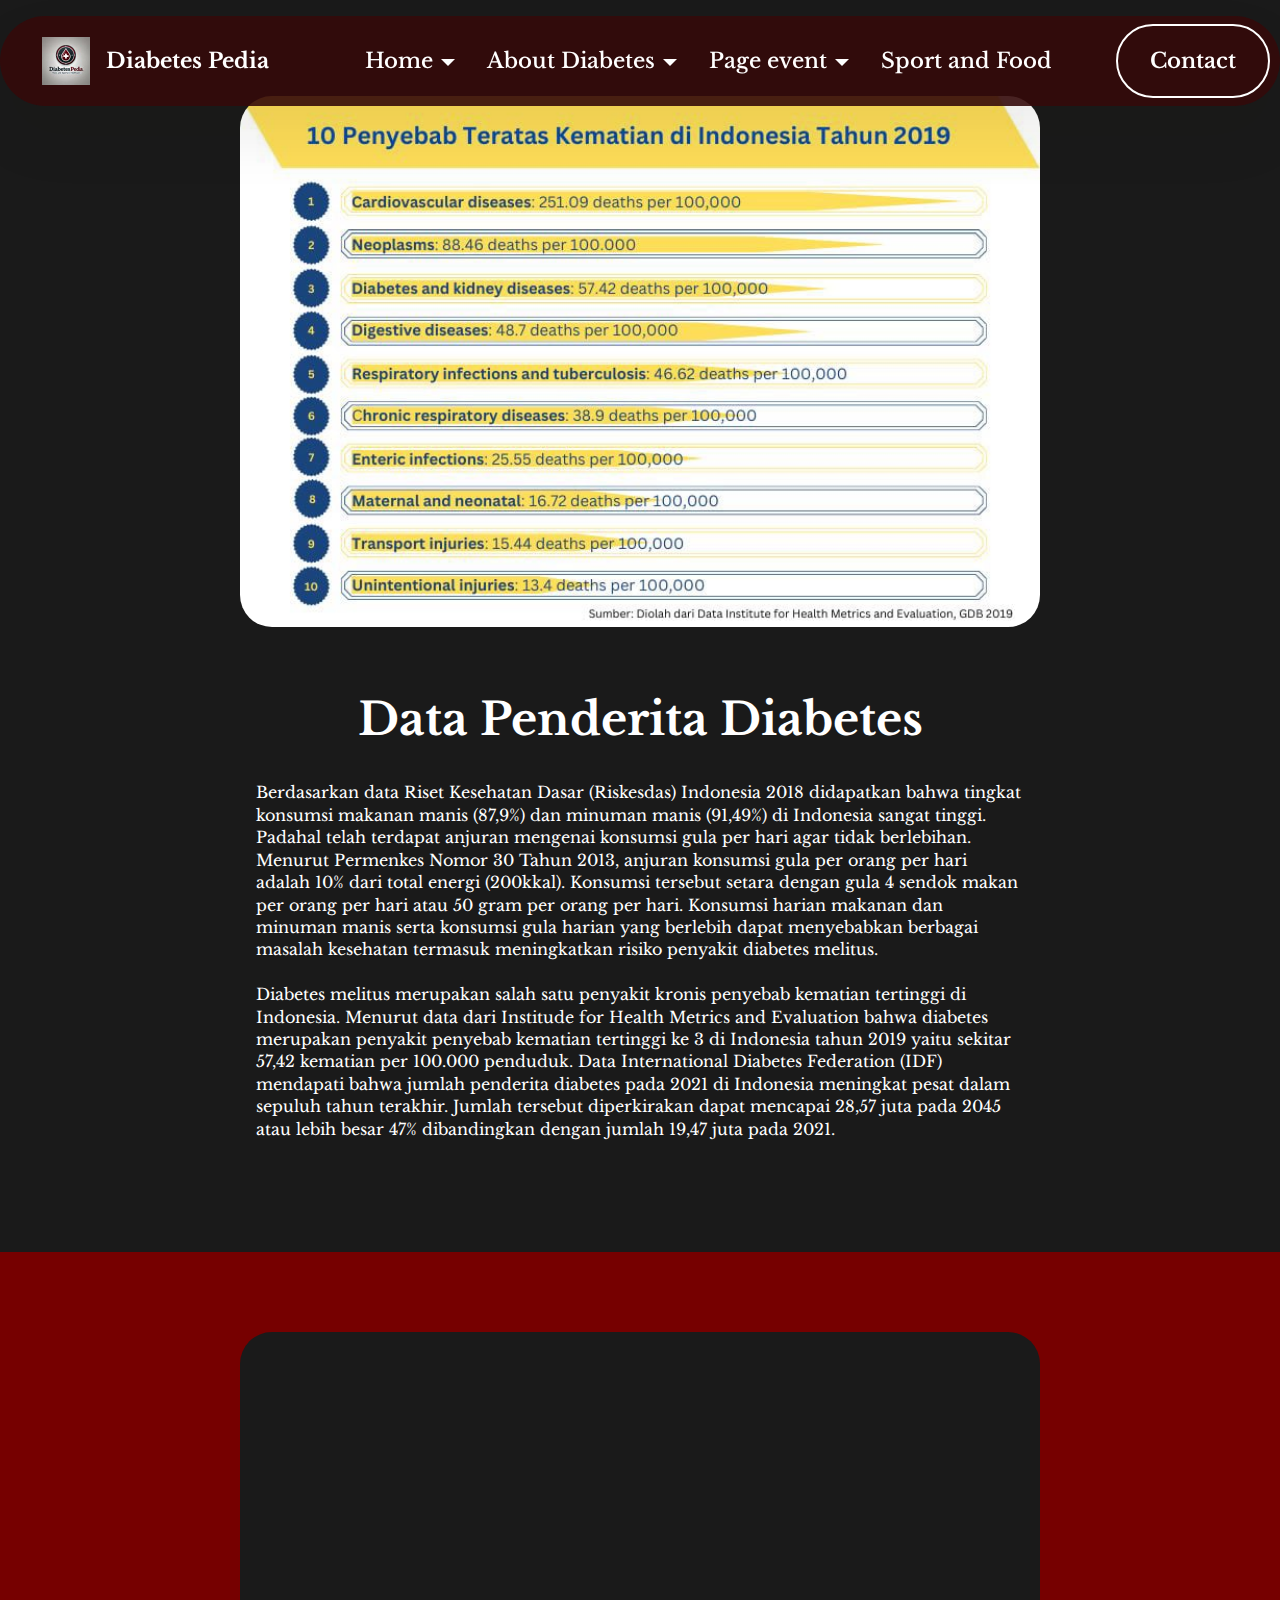
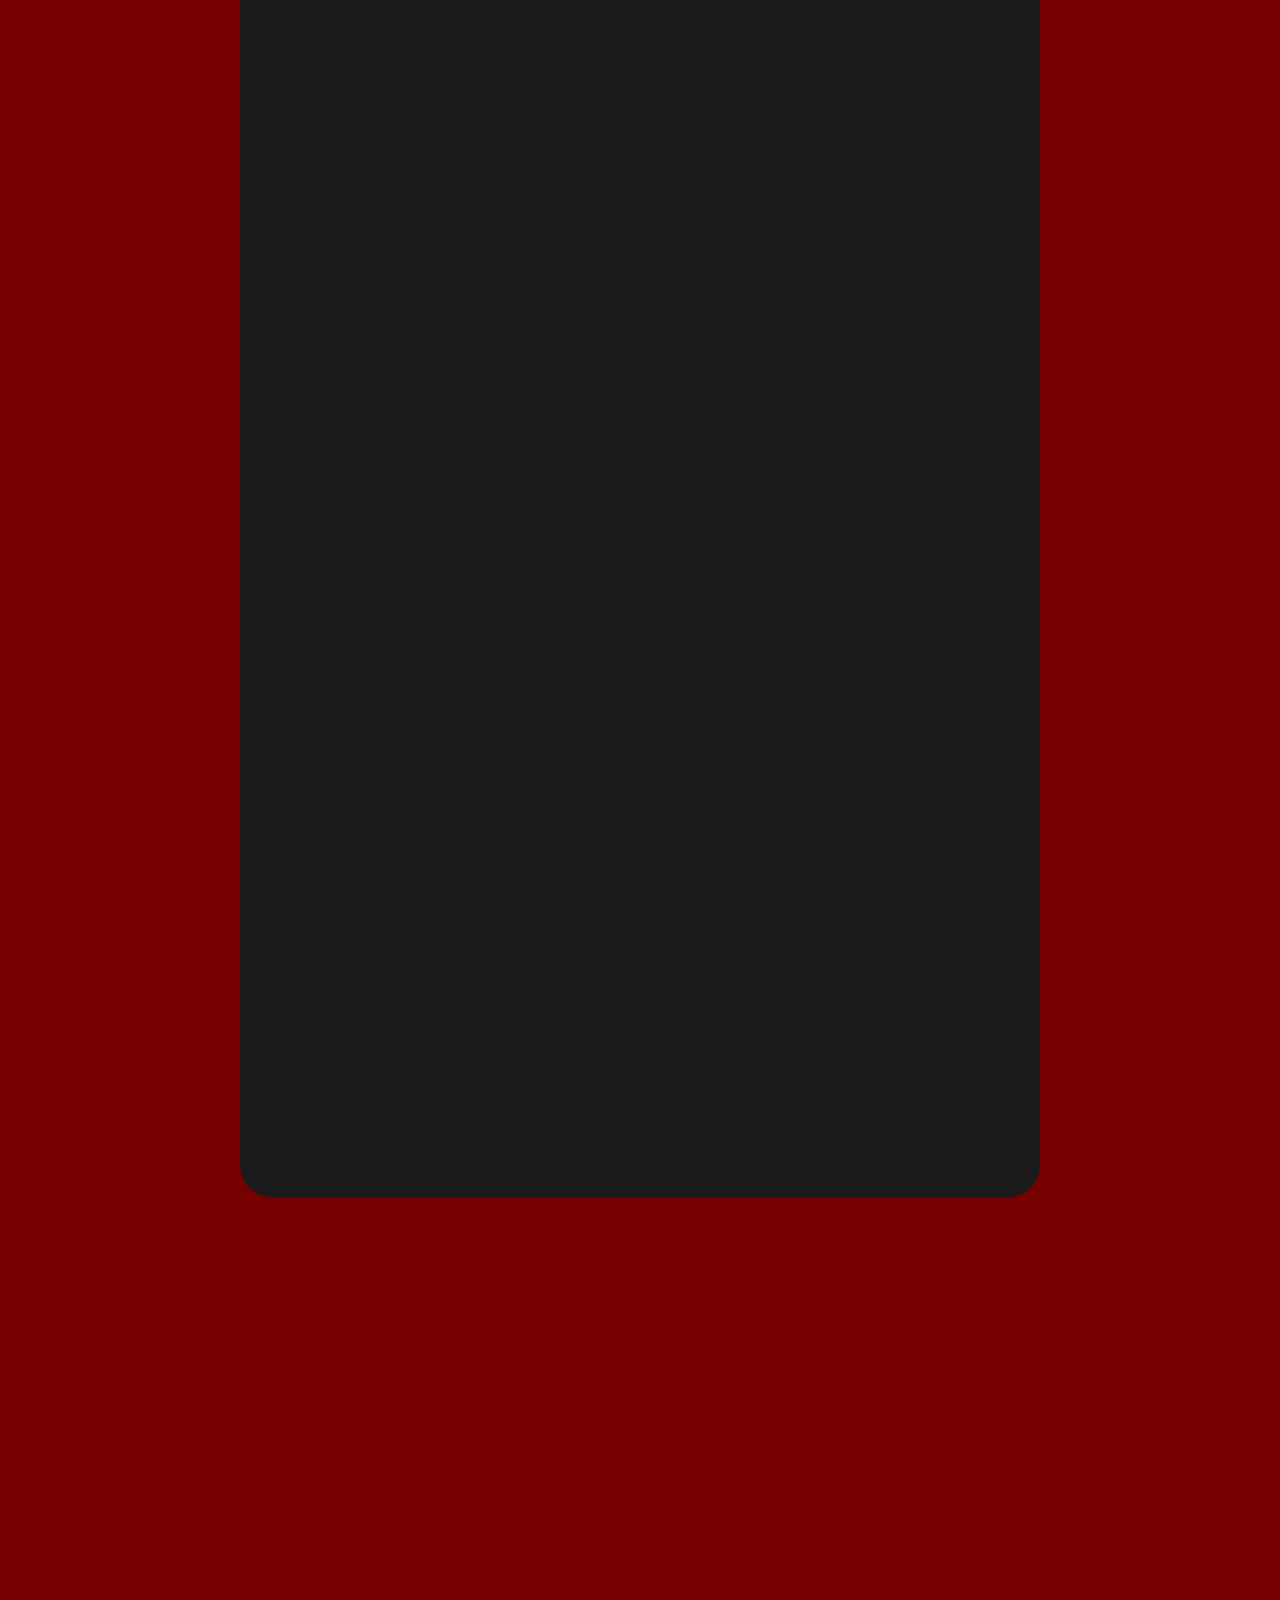
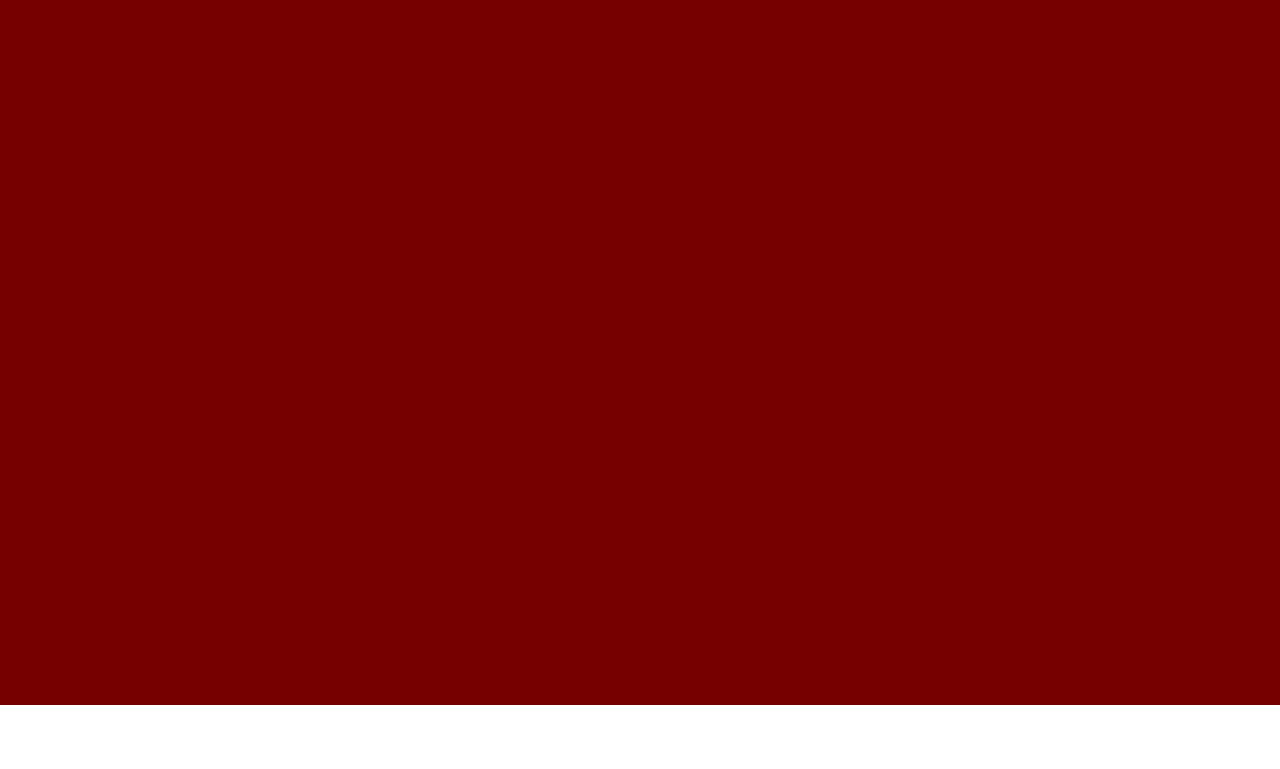
<file: page5.html>
<!DOCTYPE html>
<html  >
<head>
  <!-- Site made with Mobirise Website Builder v5.9.18, https://mobirise.com -->
  <meta charset="UTF-8">
  <meta http-equiv="X-UA-Compatible" content="IE=edge">
  <meta name="generator" content="Mobirise v5.9.18, mobirise.com">
  <meta name="viewport" content="width=device-width, initial-scale=1, minimum-scale=1">
  <link rel="shortcut icon" href="assets/images/whatsapp-image-2024-11-07-at-15.12.12-925e0615-96x96.jpg" type="image/x-icon">
  <meta name="description" content="">
  
  
  <title>Data Penderita Diabetes</title>
  <link rel="stylesheet" href="assets/web/assets/mobirise-icons2/mobirise2.css">
  <link rel="stylesheet" href="assets/bootstrap/css/bootstrap.min.css">
  <link rel="stylesheet" href="assets/bootstrap/css/bootstrap-grid.min.css">
  <link rel="stylesheet" href="assets/bootstrap/css/bootstrap-reboot.min.css">
  <link rel="stylesheet" href="assets/animatecss/animate.css">
  <link rel="stylesheet" href="assets/dropdown/css/style.css">
  <link rel="stylesheet" href="assets/theme/css/style.css">
  <link rel="preload" href="https://fonts.googleapis.com/css?family=Libre+Baskerville:400,400i,700&display=swap" as="style" onload="this.onload=null;this.rel='stylesheet'">
  <noscript><link rel="stylesheet" href="https://fonts.googleapis.com/css?family=Libre+Baskerville:400,400i,700&display=swap"></noscript>
  <link rel="preload" as="style" href="assets/mobirise/css/mbr-additional.css?v=2C2oqA"><link rel="stylesheet" href="assets/mobirise/css/mbr-additional.css?v=2C2oqA" type="text/css">

  
  
  
</head>
<body>
  
  <section data-bs-version="5.1" class="menu menu2 cid-tJS6tZXiPa" once="menu" id="menu02-35">
	

	<nav class="navbar navbar-dropdown navbar-fixed-top navbar-expand-lg">
		<div class="container">
			<div class="navbar-brand">
				<span class="navbar-logo">
					<a href="https://mobirise.com">
						<img src="assets/images/whatsapp-image-2024-11-07-at-15.12.12-925e0615-96x96.jpg" alt="Mobirise Website Builder" style="height: 3rem;">
					</a>
				</span>
				<span class="navbar-caption-wrap"><a class="navbar-caption text-primary display-4" href="index.html#header05-1">Diabetes Pedia</a></span>
			</div>
			<button class="navbar-toggler" type="button" data-toggle="collapse" data-bs-toggle="collapse" data-target="#navbarSupportedContent" data-bs-target="#navbarSupportedContent" aria-controls="navbarNavAltMarkup" aria-expanded="false" aria-label="Toggle navigation">
				<div class="hamburger">
					<span></span>
					<span></span>
					<span></span>
					<span></span>
				</div>
			</button>
			<div class="collapse navbar-collapse" id="navbarSupportedContent">
				<ul class="navbar-nav nav-dropdown" data-app-modern-menu="true"><li class="nav-item dropdown">
						<a class="nav-link link dropdown-toggle text-danger show display-4" href="index.html#top" data-toggle="dropdown-submenu" data-bs-toggle="dropdown" data-bs-auto-close="outside" aria-expanded="true">Home</a><div class="dropdown-menu show" aria-labelledby="dropdown-938" data-bs-popper="none"><a class="dropdown-item text-danger text-primary display-4" href="index.html#features03-1t">News</a><a class="show dropdown-item text-danger text-primary display-4" href="index.html#video03-2d">Data Penderita Diabetes</a><a class="show dropdown-item text-danger text-primary display-4" href="index.html#article02-2f">Risiko</a></div>
					</li><li class="nav-item dropdown"><a class="nav-link link text-danger text-primary dropdown-toggle show display-4" href="index.html#header09-q" data-toggle="dropdown-submenu" data-bs-toggle="dropdown" data-bs-auto-close="outside" aria-expanded="false">About Diabetes</a><div class="dropdown-menu show" aria-labelledby="dropdown-474" data-bs-popper="none"><a class="text-danger text-primary dropdown-item display-4" href="page1.html#article07-32">Diabetes</a><a class="text-danger text-primary dropdown-item display-4" href="page1.html#people03-33">Tipe Diabetes</a><a class="text-danger text-primary show dropdown-item display-4" href="page1.html#article08-1u">Cerita Penderita</a><a class="text-danger text-primary show dropdown-item display-4" href="page2.html#article06-29">Cause</a></div></li><li class="nav-item dropdown"><a class="nav-link link dropdown-toggle text-danger show display-4" href="index.html#header01-1l" data-toggle="dropdown-submenu" data-bs-toggle="dropdown" data-bs-auto-close="outside" aria-expanded="false">Page event</a><div class="dropdown-menu show" aria-labelledby="dropdown-213" data-bs-popper="none"><a class="dropdown-item text-danger display-4" href="index.html#header01-1l">Life Without Diabetes</a><a class="dropdown-item text-danger text-primary display-4" href="page3.html#news06-24">Our Activity</a><a class="show dropdown-item text-danger text-primary display-4" href="page3.html#countdown2-2p">Event</a></div></li>
					
					<li class="nav-item"><a class="nav-link link text-danger display-4" href="index.html#article05-2g">Sport and Food</a></li></ul>
				
				<div class="navbar-buttons mbr-section-btn"><a class="btn btn-primary-outline display-4" href="https://wa.me/6289608688535">Contact</a></div>
			</div>
		</div>
	</nav>
</section>

<section data-bs-version="5.1" class="header16 cid-utxzqlQk50" id="header16-36">
  

  
  

  <div class="text-center container">
    <div class="row justify-content-center mb-4">
      <div class="col-12 col-lg-8">
        <div class="image-wrap">
          <img src="assets/images/whatsapp-image-2024-11-08-at-12.30.27-198dd1e3-768x510.jpg" alt="Mobirise Website Builder">
        </div>
      </div>
    </div>
    <div class="row justify-content-center">
      <div class="col-md-12 content-head">
        <h1 class="mbr-section-title mbr-fonts-style mt-4 display-2"><strong>Data Penderita Diabetes</strong></h1>
        <p class="mbr-text mbr-fonts-style mt-4 display-7">Berdasarkan data Riset Kesehatan Dasar (Riskesdas) Indonesia 2018 didapatkan bahwa tingkat konsumsi makanan manis (87,9%) dan minuman manis (91,49%) di Indonesia sangat tinggi. Padahal telah terdapat anjuran mengenai konsumsi gula per hari agar tidak berlebihan. Menurut Permenkes Nomor 30 Tahun 2013, anjuran konsumsi gula per orang per hari adalah 10% dari total energi (200kkal). Konsumsi tersebut setara dengan gula 4 sendok makan per orang per hari atau 50 gram per orang per hari. Konsumsi harian makanan dan minuman manis serta konsumsi gula harian yang berlebih dapat menyebabkan berbagai masalah kesehatan termasuk meningkatkan risiko penyakit diabetes melitus.<br><br>Diabetes melitus merupakan salah satu penyakit kronis penyebab kematian tertinggi di Indonesia. Menurut data dari Institude for Health Metrics and Evaluation bahwa diabetes merupakan penyakit penyebab kematian tertinggi ke 3 di Indonesia tahun 2019 yaitu sekitar 57,42 kematian per 100.000 penduduk. Data International Diabetes Federation (IDF) mendapati bahwa jumlah penderita diabetes pada 2021 di Indonesia meningkat pesat dalam sepuluh tahun terakhir.  Jumlah tersebut diperkirakan dapat mencapai 28,57 juta pada 2045 atau lebih besar 47% dibandingkan dengan jumlah 19,47 juta pada 2021.&nbsp;<br></p>
        
      </div>
    </div>
  </div>
</section>

<section data-bs-version="5.1" class="article9 cid-utxzy4i4F9" id="article09-37">
  

  
  
  <div class="container">
    <div class="row justify-content-center">
      <div class="card col-md-12 col-lg-8">
        <div class="card-wrapper">
          <div class="card-content-text">
            
          <div class="row card-box align-left">
            <div class="item features-without-image col-12">
              <div class="item-wrapper">
                
                <p class="mbr-text mbr-fonts-style display-7">Pada 2021, International Diabetes Federation (IDF) mencatat 537 juta orang dewasa (umur 20 - 79 tahun) atau 1 dari 10 orang hidup dengan diabetes di seluruh dunia. Diabetes juga menyebabkan 6,7 juta kematian atau 1 tiap 5 detik.</p>
              </div>
            </div>
            <div class="item features-without-image col-12">
              <div class="item-wrapper">
                
                <p class="mbr-text mbr-fonts-style display-7">Indonesia berada di posisi kelima dengan jumlah pengidap diabetes sebanyak 19,47 juta. Dengan jumlah penduduk sebesar 179,72 juta, ini berarti prevalensi diabetes di Indonesia sebesar 10,6%.<br>IDF mencatatat 4 dari 5 orang pengidap diabetes (81%) tinggal di negara berpendapatan rendah dan menengah. Ini juga yang membuat IDF memperkirakan masih ada 44% orang dewasa pengidap diabetes yang belum didiagnosis.<br>
                </p>
              </div>
            </div>
            <div class="item features-without-image col-12">
              <div class="item-wrapper">
                
                <p class="mbr-text mbr-fonts-style display-7"><br>
                </p>
              </div>
            </div>
          </div>
          </div>
          <div class="image-wrapper d-flex justify-content-center mt-3">
            <img src="assets/images/whatsapp-image-2024-11-08-at-12.32.32-0f59667e-1125x1479.jpg" alt="Mobirise Website Builder">
          </div>
        </div>
      </div>
    </div>
  </div>
</section>

<section data-bs-version="5.1" class="video04 cid-utTGOH4m6r" id="video04-3c">
    
    
    <div class="container">
        <div class="mbr-section-head mb-5">
            <h4 class="mbr-section-title mbr-fonts-style mb-0 mt-0 display-2">
                <strong>Peduli Diabetes</strong></h4>
            
        </div>
        <div class="row justify-content-center">
            <div class="col-12 col-md-12 video-block">
                <div class="video-wrapper"><iframe class="mbr-embedded-video" src="https://www.youtube.com/embed/1Q0ftaFPxlk?rel=0&amp;amp;mute=1&amp;showinfo=0&amp;autoplay=1&amp;loop=1&amp;playlist=1Q0ftaFPxlk" width="1280" height="720" frameborder="0" allowfullscreen></iframe></div>
                <p class="mbr-text mt-3 mbr-fonts-style display-4">Cegah diabetes dimulai dari dari menonton video ini yuk!</p>
            </div>
        </div>
    </div>
</section><section class="display-7" style="padding: 0;align-items: center;justify-content: center;flex-wrap: wrap;    align-content: center;display: flex;position: relative;height: 4rem;"><a href="https://mobiri.se/" style="flex: 1 1;height: 4rem;position: absolute;width: 100%;z-index: 1;"><img alt="" style="height: 4rem;" src="[data-uri]"></a><p style="margin: 0;text-align: center;" class="display-7">&#8204;</p><a style="z-index:1" href="https://mobirise.com/html-builder.html">HTML Website Creator</a></section><script src="assets/bootstrap/js/bootstrap.bundle.min.js"></script>  <script src="assets/smoothscroll/smooth-scroll.js"></script>  <script src="assets/ytplayer/index.js"></script>  <script src="assets/dropdown/js/navbar-dropdown.js"></script>  <script src="assets/theme/js/script.js"></script>  
  
  
  <input name="animation" type="hidden">
  </body>
</html>
</file>
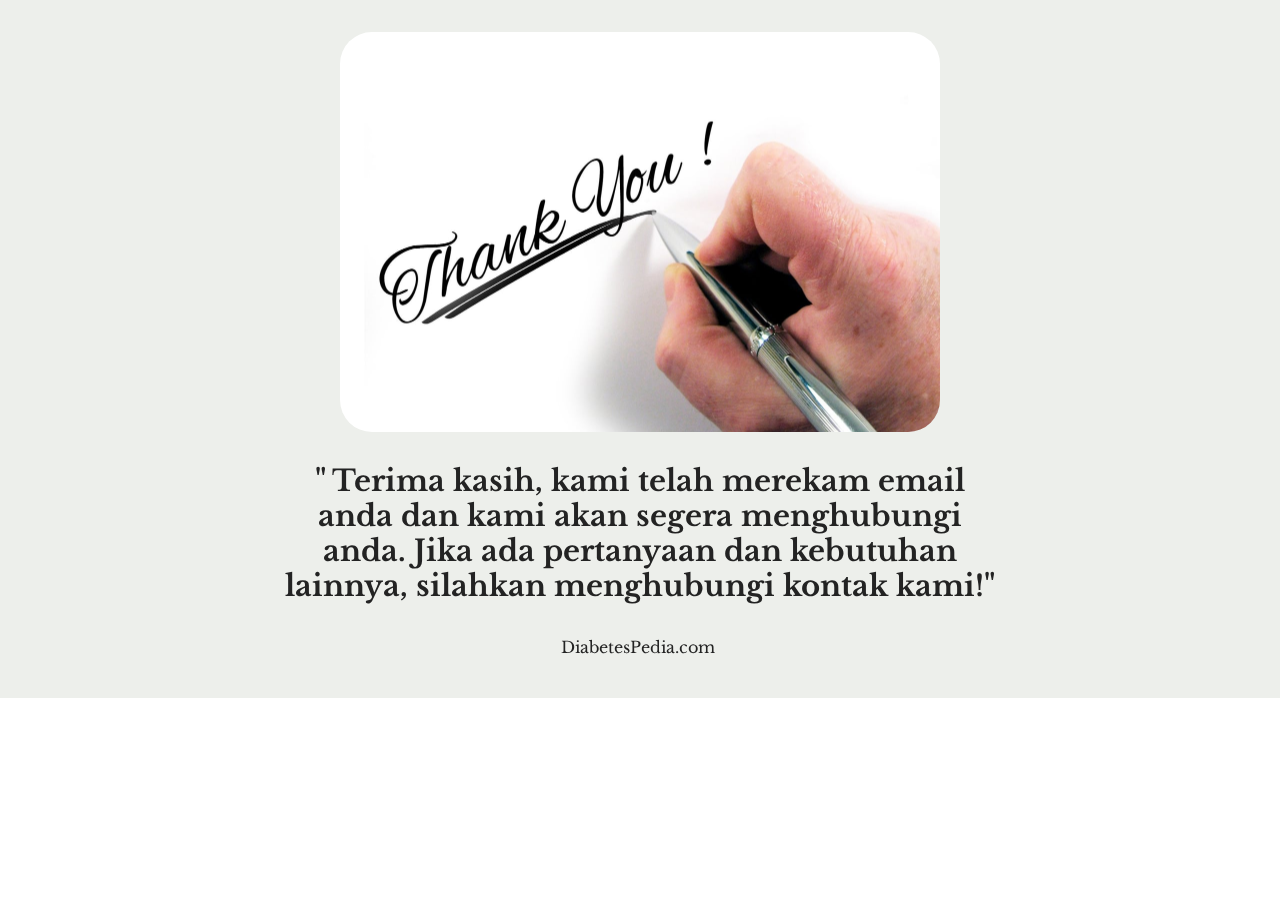
<file: page6.html>
<!DOCTYPE html>
<html  >
<head>
  <!-- Site made with Mobirise Website Builder v5.9.18, https://mobirise.com -->
  <meta charset="UTF-8">
  <meta http-equiv="X-UA-Compatible" content="IE=edge">
  <meta name="generator" content="Mobirise v5.9.18, mobirise.com">
  <meta name="viewport" content="width=device-width, initial-scale=1, minimum-scale=1">
  <link rel="shortcut icon" href="assets/images/whatsapp-image-2024-11-07-at-15.12.12-925e0615-96x96.jpg" type="image/x-icon">
  <meta name="description" content="">
  
  
  <title>Thank you for drop your email</title>
  <link rel="stylesheet" href="assets/web/assets/mobirise-icons2/mobirise2.css">
  <link rel="stylesheet" href="assets/bootstrap/css/bootstrap.min.css">
  <link rel="stylesheet" href="assets/bootstrap/css/bootstrap-grid.min.css">
  <link rel="stylesheet" href="assets/bootstrap/css/bootstrap-reboot.min.css">
  <link rel="stylesheet" href="assets/animatecss/animate.css">
  <link rel="stylesheet" href="assets/theme/css/style.css">
  <link rel="preload" href="https://fonts.googleapis.com/css?family=Libre+Baskerville:400,400i,700&display=swap" as="style" onload="this.onload=null;this.rel='stylesheet'">
  <noscript><link rel="stylesheet" href="https://fonts.googleapis.com/css?family=Libre+Baskerville:400,400i,700&display=swap"></noscript>
  <link rel="preload" as="style" href="assets/mobirise/css/mbr-additional.css?v=EUPUzM"><link rel="stylesheet" href="assets/mobirise/css/mbr-additional.css?v=EUPUzM" type="text/css">

  
  
  
</head>
<body>
  
  <section data-bs-version="5.1" class="slider2 mbr-embla cid-utxGF6RRxg" id="slider02-38">
	

	
	

	<div class="position-relative text-center">
		

		<div class="embla" data-skip-snaps="true" data-align="center" data-auto-play-interval="5" data-draggable="true">
			<div class="embla__viewport container-fluid">
				<div class="embla__container">
					<div class="embla__slide slider-image item" style="margin-left: 10rem; margin-right: 10rem;">
						<div class="user">
							<div class="user_image">
								<div class="item-wrapper position-relative">
									<img src="assets/images/mbr-1200x859.jpg" alt="Mobirise Website Builder">
								</div>
							</div>
							<div class="user_text mb-4">
								<p class="mbr-fonts-style display-5"><strong>" Terima kasih, kami telah merekam email anda dan kami akan segera menghubungi anda. Jika ada pertanyaan dan kebutuhan lainnya, silahkan menghubungi kontak kami!"</strong></p>
							</div>
							<div class="user_name mbr-fonts-style mb-2 display-7">DiabetesPedia.com&nbsp;</div>
							
						</div>
					</div>
					
					
					
					
				</div>
			</div>
			<button class="embla__button embla__button--prev">
				<span class="mobi-mbri mobi-mbri-arrow-prev mbr-iconfont" aria-hidden="true"></span>
				<span class="sr-only visually-hidden visually-hidden visually-hidden">Previous</span>
			</button>
			<button class="embla__button embla__button--next">
				<span class="mobi-mbri mobi-mbri-arrow-next mbr-iconfont" aria-hidden="true"></span>
				<span class="sr-only visually-hidden visually-hidden visually-hidden">Next</span>
			</button>
		</div>
	</div>
</section><section class="display-7" style="padding: 0;align-items: center;justify-content: center;flex-wrap: wrap;    align-content: center;display: flex;position: relative;height: 4rem;"><a href="https://mobiri.se/" style="flex: 1 1;height: 4rem;position: absolute;width: 100%;z-index: 1;"><img alt="" style="height: 4rem;" src="[data-uri]"></a><p style="margin: 0;text-align: center;" class="display-7">&#8204;</p><a style="z-index:1" href="https://mobirise.com/drag-drop-website-builder.html">Drag & Drop Website Builder</a></section><script src="assets/bootstrap/js/bootstrap.bundle.min.js"></script>  <script src="assets/smoothscroll/smooth-scroll.js"></script>  <script src="assets/ytplayer/index.js"></script>  <script src="assets/embla/embla.min.js"></script>  <script src="assets/embla/script.js"></script>  <script src="assets/theme/js/script.js"></script>  
  
  
  <input name="animation" type="hidden">
  </body>
</html>
</file>
<file: assets/web/assets/mobirise-icons2/mobirise2.css>
@font-face {
  font-family: 'Moririse2';
  font-display: swap;
  src:  url('mobirise2.eot?f2bix4');
  src:  url('mobirise2.eot?f2bix4#iefix') format('embedded-opentype'),
    url('mobirise2.ttf?f2bix4') format('truetype'),
    url('mobirise2.woff?f2bix4') format('woff'),
    url('mobirise2.svg?f2bix4#mobirise2') format('svg');
  font-weight: normal;
  font-style: normal;
}

[class^="mobi-"], [class*=" mobi-"] {
  /* use !important to prevent issues with browser extensions that change fonts */
  font-family: 'Moririse2' !important;
  speak: none;
  font-style: normal;
  font-weight: normal;
  font-variant: normal;
  text-transform: none;
  line-height: 1;

  /* Better Font Rendering =========== */
  -webkit-font-smoothing: antialiased;
  -moz-osx-font-smoothing: grayscale;
}

.mobi-mbri-add-submenu:before {
  content: "\e900";
}
.mobi-mbri-alert:before {
  content: "\e901";
}
.mobi-mbri-align-center:before {
  content: "\e902";
}
.mobi-mbri-align-justify:before {
  content: "\e903";
}
.mobi-mbri-align-left:before {
  content: "\e904";
}
.mobi-mbri-align-right:before {
  content: "\e905";
}
.mobi-mbri-android:before {
  content: "\e906";
}
.mobi-mbri-apple:before {
  content: "\e907";
}
.mobi-mbri-arrow-down:before {
  content: "\e908";
}
.mobi-mbri-arrow-next:before {
  content: "\e909";
}
.mobi-mbri-arrow-prev:before {
  content: "\e90a";
}
.mobi-mbri-arrow-up:before {
  content: "\e90b";
}
.mobi-mbri-bold:before {
  content: "\e90c";
}
.mobi-mbri-bookmark:before {
  content: "\e90d";
}
.mobi-mbri-bootstrap:before {
  content: "\e90e";
}
.mobi-mbri-briefcase:before {
  content: "\e90f";
}
.mobi-mbri-browse:before {
  content: "\e910";
}
.mobi-mbri-bulleted-list:before {
  content: "\e911";
}
.mobi-mbri-calendar:before {
  content: "\e912";
}
.mobi-mbri-camera:before {
  content: "\e913";
}
.mobi-mbri-cart-add:before {
  content: "\e914";
}
.mobi-mbri-cart-full:before {
  content: "\e915";
}
.mobi-mbri-cash:before {
  content: "\e916";
}
.mobi-mbri-change-style:before {
  content: "\e917";
}
.mobi-mbri-chat:before {
  content: "\e918";
}
.mobi-mbri-clock:before {
  content: "\e919";
}
.mobi-mbri-close:before {
  content: "\e91a";
}
.mobi-mbri-cloud:before {
  content: "\e91b";
}
.mobi-mbri-code:before {
  content: "\e91c";
}
.mobi-mbri-contact-form:before {
  content: "\e91d";
}
.mobi-mbri-credit-card:before {
  content: "\e91e";
}
.mobi-mbri-cursor-click:before {
  content: "\e91f";
}
.mobi-mbri-cust-feedback:before {
  content: "\e920";
}
.mobi-mbri-database:before {
  content: "\e921";
}
.mobi-mbri-delivery:before {
  content: "\e922";
}
.mobi-mbri-desktop:before {
  content: "\e923";
}
.mobi-mbri-devices:before {
  content: "\e924";
}
.mobi-mbri-down:before {
  content: "\e925";
}
.mobi-mbri-download-2:before {
  content: "\e926";
}
.mobi-mbri-download:before {
  content: "\e927";
}
.mobi-mbri-drag-n-drop-2:before {
  content: "\e928";
}
.mobi-mbri-drag-n-drop:before {
  content: "\e929";
}
.mobi-mbri-edit-2:before {
  content: "\e92a";
}
.mobi-mbri-edit:before {
  content: "\e92b";
}
.mobi-mbri-error:before {
  content: "\e92c";
}
.mobi-mbri-extension:before {
  content: "\e92d";
}
.mobi-mbri-features:before {
  content: "\e92e";
}
.mobi-mbri-file:before {
  content: "\e92f";
}
.mobi-mbri-flag:before {
  content: "\e930";
}
.mobi-mbri-folder:before {
  content: "\e931";
}
.mobi-mbri-gift:before {
  content: "\e932";
}
.mobi-mbri-github:before {
  content: "\e933";
}
.mobi-mbri-globe-2:before {
  content: "\e934";
}
.mobi-mbri-globe:before {
  content: "\e935";
}
.mobi-mbri-growing-chart:before {
  content: "\e936";
}
.mobi-mbri-hearth:before {
  content: "\e937";
}
.mobi-mbri-help:before {
  content: "\e938";
}
.mobi-mbri-home:before {
  content: "\e939";
}
.mobi-mbri-hot-cup:before {
  content: "\e93a";
}
.mobi-mbri-idea:before {
  content: "\e93b";
}
.mobi-mbri-image-gallery:before {
  content: "\e93c";
}
.mobi-mbri-image-slider:before {
  content: "\e93d";
}
.mobi-mbri-info:before {
  content: "\e93e";
}
.mobi-mbri-italic:before {
  content: "\e93f";
}
.mobi-mbri-key:before {
  content: "\e940";
}
.mobi-mbri-laptop:before {
  content: "\e941";
}
.mobi-mbri-layers:before {
  content: "\e942";
}
.mobi-mbri-left-right:before {
  content: "\e943";
}
.mobi-mbri-left:before {
  content: "\e944";
}
.mobi-mbri-letter:before {
  content: "\e945";
}
.mobi-mbri-like:before {
  content: "\e946";
}
.mobi-mbri-link:before {
  content: "\e947";
}
.mobi-mbri-lock:before {
  content: "\e948";
}
.mobi-mbri-login:before {
  content: "\e949";
}
.mobi-mbri-logout:before {
  content: "\e94a";
}
.mobi-mbri-magic-stick:before {
  content: "\e94b";
}
.mobi-mbri-map-pin:before {
  content: "\e94c";
}
.mobi-mbri-menu:before {
  content: "\e94d";
}
.mobi-mbri-mobile-2:before {
  content: "\e94e";
}
.mobi-mbri-mobile-horizontal:before {
  content: "\e94f";
}
.mobi-mbri-mobile:before {
  content: "\e950";
}
.mobi-mbri-mobirise:before {
  content: "\e951";
}
.mobi-mbri-more-horizontal:before {
  content: "\e952";
}
.mobi-mbri-more-vertical:before {
  content: "\e953";
}
.mobi-mbri-music:before {
  content: "\e954";
}
.mobi-mbri-new-file:before {
  content: "\e955";
}
.mobi-mbri-numbered-list:before {
  content: "\e956";
}
.mobi-mbri-opened-folder:before {
  content: "\e957";
}
.mobi-mbri-pages:before {
  content: "\e958";
}
.mobi-mbri-paper-plane:before {
  content: "\e959";
}
.mobi-mbri-paperclip:before {
  content: "\e95a";
}
.mobi-mbri-phone:before {
  content: "\e95b";
}
.mobi-mbri-photo:before {
  content: "\e95c";
}
.mobi-mbri-photos:before {
  content: "\e95d";
}
.mobi-mbri-pin:before {
  content: "\e95e";
}
.mobi-mbri-play:before {
  content: "\e95f";
}
.mobi-mbri-plus:before {
  content: "\e960";
}
.mobi-mbri-preview:before {
  content: "\e961";
}
.mobi-mbri-print:before {
  content: "\e962";
}
.mobi-mbri-protect:before {
  content: "\e963";
}
.mobi-mbri-question:before {
  content: "\e964";
}
.mobi-mbri-quote-left:before {
  content: "\e965";
}
.mobi-mbri-quote-right:before {
  content: "\e966";
}
.mobi-mbri-redo:before {
  content: "\e967";
}
.mobi-mbri-refresh:before {
  content: "\e968";
}
.mobi-mbri-responsive-2:before {
  content: "\e969";
}
.mobi-mbri-responsive:before {
  content: "\e96a";
}
.mobi-mbri-right:before {
  content: "\e96b";
}
.mobi-mbri-rocket:before {
  content: "\e96c";
}
.mobi-mbri-sad-face:before {
  content: "\e96d";
}
.mobi-mbri-sale:before {
  content: "\e96e";
}
.mobi-mbri-save:before {
  content: "\e96f";
}
.mobi-mbri-search:before {
  content: "\e970";
}
.mobi-mbri-setting-2:before {
  content: "\e971";
}
.mobi-mbri-setting-3:before {
  content: "\e972";
}
.mobi-mbri-setting:before {
  content: "\e973";
}
.mobi-mbri-share:before {
  content: "\e974";
}
.mobi-mbri-shopping-bag:before {
  content: "\e975";
}
.mobi-mbri-shopping-basket:before {
  content: "\e976";
}
.mobi-mbri-shopping-cart:before {
  content: "\e977";
}
.mobi-mbri-sites:before {
  content: "\e978";
}
.mobi-mbri-smile-face:before {
  content: "\e979";
}
.mobi-mbri-speed:before {
  content: "\e97a";
}
.mobi-mbri-star:before {
  content: "\e97b";
}
.mobi-mbri-success:before {
  content: "\e97c";
}
.mobi-mbri-sun:before {
  content: "\e97d";
}
.mobi-mbri-sun2:before {
  content: "\e97e";
}
.mobi-mbri-tablet-vertical:before {
  content: "\e97f";
}
.mobi-mbri-tablet:before {
  content: "\e980";
}
.mobi-mbri-target:before {
  content: "\e981";
}
.mobi-mbri-timer:before {
  content: "\e982";
}
.mobi-mbri-to-ftp:before {
  content: "\e983";
}
.mobi-mbri-to-local-drive:before {
  content: "\e984";
}
.mobi-mbri-touch-swipe:before {
  content: "\e985";
}
.mobi-mbri-touch:before {
  content: "\e986";
}
.mobi-mbri-trash:before {
  content: "\e987";
}
.mobi-mbri-underline:before {
  content: "\e988";
}
.mobi-mbri-undo:before {
  content: "\e989";
}
.mobi-mbri-unlink:before {
  content: "\e98a";
}
.mobi-mbri-unlock:before {
  content: "\e98b";
}
.mobi-mbri-up-down:before {
  content: "\e98c";
}
.mobi-mbri-up:before {
  content: "\e98d";
}
.mobi-mbri-update:before {
  content: "\e98e";
}
.mobi-mbri-upload-2:before {
  content: "\e98f";
}
.mobi-mbri-upload:before {
  content: "\e990";
}
.mobi-mbri-user-2:before {
  content: "\e991";
}
.mobi-mbri-user:before {
  content: "\e992";
}
.mobi-mbri-users:before {
  content: "\e993";
}
.mobi-mbri-video-play:before {
  content: "\e994";
}
.mobi-mbri-video:before {
  content: "\e995";
}
.mobi-mbri-watch:before {
  content: "\e996";
}
.mobi-mbri-website-theme-2:before {
  content: "\e997";
}
.mobi-mbri-website-theme:before {
  content: "\e998";
}
.mobi-mbri-wifi:before {
  content: "\e999";
}
.mobi-mbri-windows:before {
  content: "\e99a";
}
.mobi-mbri-zoom-in:before {
  content: "\e99b";
}
.mobi-mbri-zoom-out:before {
  content: "\e99c";
}
</file>
<file: assets/dropdown/css/style.css>
.navbar-dropdown {
  left: 0;
  padding: 0;
  position: absolute;
  right: 0;
  top: 0;
  transition: all 0.45s ease;
  z-index: 1030;
  background: #282828; }
  .navbar-dropdown .navbar-logo {
    margin-right: 0.8rem;
    transition: margin 0.3s ease-in-out;
    vertical-align: middle; }
    .navbar-dropdown .navbar-logo img {
      height: 3.125rem;
      transition: all 0.3s ease-in-out; }
    .navbar-dropdown .navbar-logo.mbr-iconfont {
      font-size: 3.125rem;
      line-height: 3.125rem; }
  .navbar-dropdown .navbar-caption {
    font-weight: 700;
    white-space: normal;
    vertical-align: -4px;
    line-height: 3.125rem !important; }
    .navbar-dropdown .navbar-caption, .navbar-dropdown .navbar-caption:hover {
      color: inherit;
      text-decoration: none; }
  .navbar-dropdown .mbr-iconfont + .navbar-caption {
    vertical-align: -1px; }
  .navbar-dropdown.navbar-fixed-top {
    position: fixed; }
  .navbar-dropdown .navbar-brand span {
    vertical-align: -4px; }
  .navbar-dropdown.bg-color.transparent {
    background: none; }
  .navbar-dropdown.navbar-short .navbar-brand {
    padding: 0.625rem 0; }
    .navbar-dropdown.navbar-short .navbar-brand span {
      vertical-align: -1px; }
  .navbar-dropdown.navbar-short .navbar-caption {
    line-height: 2.375rem !important;
    vertical-align: -2px; }
  .navbar-dropdown.navbar-short .navbar-logo {
    margin-right: 0.5rem; }
    .navbar-dropdown.navbar-short .navbar-logo img {
      height: 2.375rem; }
    .navbar-dropdown.navbar-short .navbar-logo.mbr-iconfont {
      font-size: 2.375rem;
      line-height: 2.375rem; }
  .navbar-dropdown.navbar-short .mbr-table-cell {
    height: 3.625rem; }
  .navbar-dropdown .navbar-close {
    left: 0.6875rem;
    position: fixed;
    top: 0.75rem;
    z-index: 1000; }
  .navbar-dropdown .hamburger-icon {
    content: "";
    display: inline-block;
    vertical-align: middle;
    width: 16px;
    -webkit-box-shadow: 0 -6px 0 1px #282828,0 0 0 1px #282828,0 6px 0 1px #282828;
    -moz-box-shadow: 0 -6px 0 1px #282828,0 0 0 1px #282828,0 6px 0 1px #282828;
    box-shadow: 0 -6px 0 1px #282828,0 0 0 1px #282828,0 6px 0 1px #282828; }

.dropdown-menu .dropdown-toggle[data-toggle="dropdown-submenu"]::after {
  border-bottom: 0.35em solid transparent;
  border-left: 0.35em solid;
  border-right: 0;
  border-top: 0.35em solid transparent;
  margin-left: 0.3rem; }

.dropdown-menu .dropdown-item:focus {
  outline: 0; }

.nav-dropdown {
  font-size: 0.75rem;
  font-weight: 500;
  height: auto !important; }
  .nav-dropdown .nav-btn {
    padding-left: 1rem; }
  .nav-dropdown .link {
    margin: .667em 1.667em;
    font-weight: 500;
    padding: 0;
    transition: color .2s ease-in-out; }
    .nav-dropdown .link.dropdown-toggle {
      margin-right: 2.583em; }
      .nav-dropdown .link.dropdown-toggle::after {
        margin-left: .25rem;
        border-top: 0.35em solid;
        border-right: 0.35em solid transparent;
        border-left: 0.35em solid transparent;
        border-bottom: 0; }
      .nav-dropdown .link.dropdown-toggle[aria-expanded="true"] {
        margin: 0;
        padding: 0.667em 3.263em  0.667em 1.667em; }
  .nav-dropdown .link::after,
  .nav-dropdown .dropdown-item::after {
    color: inherit; }
  .nav-dropdown .btn {
    font-size: 0.75rem;
    font-weight: 700;
    letter-spacing: 0;
    margin-bottom: 0;
    padding-left: 1.25rem;
    padding-right: 1.25rem; }
  .nav-dropdown .dropdown-menu {
    border-radius: 0;
    border: 0;
    left: 0;
    margin: 0;
    padding-bottom: 1.25rem;
    padding-top: 1.25rem;
    position: relative; }
  .nav-dropdown .dropdown-submenu {
    margin-left: 0.125rem;
    top: 0; }
  .nav-dropdown .dropdown-item {
    font-weight: 500;
    line-height: 2;
    padding: 0.3846em 4.615em 0.3846em 1.5385em;
    position: relative;
    transition: color .2s ease-in-out, background-color .2s ease-in-out; }
    .nav-dropdown .dropdown-item::after {
      margin-top: -0.3077em;
      position: absolute;
      right: 1.1538em;
      top: 50%; }
    .nav-dropdown .dropdown-item:focus, .nav-dropdown .dropdown-item:hover {
      background: none; }

@media (max-width: 767px) {
  .nav-dropdown.navbar-toggleable-sm {
    bottom: 0;
    display: none;
    left: 0;
    overflow-x: hidden;
    position: fixed;
    top: 0;
    transform: translateX(-100%);
    -ms-transform: translateX(-100%);
    -webkit-transform: translateX(-100%);
    width: 18.75rem;
    z-index: 999; } }
.nav-dropdown.navbar-toggleable-xl {
  bottom: 0;
  display: none;
  left: 0;
  overflow-x: hidden;
  position: fixed;
  top: 0;
  transform: translateX(-100%);
  -ms-transform: translateX(-100%);
  -webkit-transform: translateX(-100%);
  width: 18.75rem;
  z-index: 999; }

.nav-dropdown-sm {
  display: block !important;
  overflow-x: hidden;
  overflow: auto;
  padding-top: 3.875rem; }
  .nav-dropdown-sm::after {
    content: "";
    display: block;
    height: 3rem;
    width: 100%; }
  .nav-dropdown-sm.collapse.in ~ .navbar-close {
    display: block !important; }
  .nav-dropdown-sm.collapsing, .nav-dropdown-sm.collapse.in {
    transform: translateX(0);
    -ms-transform: translateX(0);
    -webkit-transform: translateX(0);
    transition: all 0.25s ease-out;
    -webkit-transition: all 0.25s ease-out;
    background: #282828; }
  .nav-dropdown-sm.collapsing[aria-expanded="false"] {
    transform: translateX(-100%);
    -ms-transform: translateX(-100%);
    -webkit-transform: translateX(-100%); }
  .nav-dropdown-sm .nav-item {
    display: block;
    margin-left: 0 !important;
    padding-left: 0; }
  .nav-dropdown-sm .link,
  .nav-dropdown-sm .dropdown-item {
    border-top: 1px dotted rgba(255, 255, 255, 0.1);
    font-size: 0.8125rem;
    line-height: 1.6;
    margin: 0 !important;
    padding: 0.875rem 2.4rem 0.875rem 1.5625rem !important;
    position: relative;
    white-space: normal; }
    .nav-dropdown-sm .link:focus, .nav-dropdown-sm .link:hover,
    .nav-dropdown-sm .dropdown-item:focus,
    .nav-dropdown-sm .dropdown-item:hover {
      background: rgba(0, 0, 0, 0.2) !important;
      color: #c0a375; }
  .nav-dropdown-sm .nav-btn {
    position: relative;
    padding: 1.5625rem 1.5625rem 0 1.5625rem; }
    .nav-dropdown-sm .nav-btn::before {
      border-top: 1px dotted rgba(255, 255, 255, 0.1);
      content: "";
      left: 0;
      position: absolute;
      top: 0;
      width: 100%; }
    .nav-dropdown-sm .nav-btn + .nav-btn {
      padding-top: 0.625rem; }
      .nav-dropdown-sm .nav-btn + .nav-btn::before {
        display: none; }
  .nav-dropdown-sm .btn {
    padding: 0.625rem 0; }
  .nav-dropdown-sm .dropdown-toggle[data-toggle="dropdown-submenu"]::after {
    margin-left: .25rem;
    border-top: 0.35em solid;
    border-right: 0.35em solid transparent;
    border-left: 0.35em solid transparent;
    border-bottom: 0; }
  .nav-dropdown-sm .dropdown-toggle[data-toggle="dropdown-submenu"][aria-expanded="true"]::after {
    border-top: 0;
    border-right: 0.35em solid transparent;
    border-left: 0.35em solid transparent;
    border-bottom: 0.35em solid; }
  .nav-dropdown-sm .dropdown-menu {
    margin: 0;
    padding: 0;
    position: relative;
    top: 0;
    left: 0;
    width: 100%;
    border: 0;
    float: none;
    border-radius: 0;
    background: none; }
  .nav-dropdown-sm .dropdown-submenu {
    left: 100%;
    margin-left: 0.125rem;
    margin-top: -1.25rem;
    top: 0; }

.navbar-toggleable-sm .nav-dropdown .dropdown-menu {
  position: absolute; }

.navbar-toggleable-sm .nav-dropdown .dropdown-submenu {
  left: 100%;
  margin-left: 0.125rem;
  margin-top: -1.25rem;
  top: 0; }

.navbar-toggleable-sm.opened .nav-dropdown .dropdown-menu {
  position: relative; }

.navbar-toggleable-sm.opened .nav-dropdown .dropdown-submenu {
  left: 0;
  margin-left: 00rem;
  margin-top: 0rem;
  top: 0; }

.is-builder .nav-dropdown.collapsing {
  transition: none !important; }
</file>
<file: assets/socicon/css/styles.css>
@charset "UTF-8";

@font-face {
  font-family: 'Socicon';
  src:  url('../fonts/socicon.eot');
  src:  url('../fonts/socicon.eot?#iefix') format('embedded-opentype'),
    url('../fonts/socicon.woff2') format('woff2'),
    url('../fonts/socicon.ttf') format('truetype'),
    url('../fonts/socicon.woff') format('woff'),
    url('../fonts/socicon.svg#socicon') format('svg');
  font-weight: normal;
  font-style: normal;
  font-display: swap;
}

[data-icon]:before {
  font-family: "socicon" !important;
  content: attr(data-icon);
  font-style: normal !important;
  font-weight: normal !important;
  font-variant: normal !important;
  text-transform: none !important;
  speak: none;
  line-height: 1;
  -webkit-font-smoothing: antialiased;
  -moz-osx-font-smoothing: grayscale;
}

[class^="socicon-"], [class*=" socicon-"] {
  /* use !important to prevent issues with browser extensions that change fonts */
  font-family: 'Socicon' !important;
  speak: none;
  font-style: normal;
  font-weight: normal;
  font-variant: normal;
  text-transform: none;
  line-height: 1;

  /* Better Font Rendering =========== */
  -webkit-font-smoothing: antialiased;
  -moz-osx-font-smoothing: grayscale;
}

.socicon-500px:before {
  content: "\e000";
}
.socicon-8tracks:before {
  content: "\e001";
}
.socicon-airbnb:before {
  content: "\e002";
}
.socicon-alliance:before {
  content: "\e003";
}
.socicon-amazon:before {
  content: "\e004";
}
.socicon-amplement:before {
  content: "\e005";
}
.socicon-android:before {
  content: "\e006";
}
.socicon-angellist:before {
  content: "\e007";
}
.socicon-apple:before {
  content: "\e008";
}
.socicon-appnet:before {
  content: "\e009";
}
.socicon-baidu:before {
  content: "\e00a";
}
.socicon-bandcamp:before {
  content: "\e00b";
}
.socicon-battlenet:before {
  content: "\e00c";
}
.socicon-mixer:before {
  content: "\e00d";
}
.socicon-bebee:before {
  content: "\e00e";
}
.socicon-bebo:before {
  content: "\e00f";
}
.socicon-behance:before {
  content: "\e010";
}
.socicon-blizzard:before {
  content: "\e011";
}
.socicon-blogger:before {
  content: "\e012";
}
.socicon-buffer:before {
  content: "\e013";
}
.socicon-chrome:before {
  content: "\e014";
}
.socicon-coderwall:before {
  content: "\e015";
}
.socicon-curse:before {
  content: "\e016";
}
.socicon-dailymotion:before {
  content: "\e017";
}
.socicon-deezer:before {
  content: "\e018";
}
.socicon-delicious:before {
  content: "\e019";
}
.socicon-deviantart:before {
  content: "\e01a";
}
.socicon-diablo:before {
  content: "\e01b";
}
.socicon-digg:before {
  content: "\e01c";
}
.socicon-discord:before {
  content: "\e01d";
}
.socicon-disqus:before {
  content: "\e01e";
}
.socicon-douban:before {
  content: "\e01f";
}
.socicon-draugiem:before {
  content: "\e020";
}
.socicon-dribbble:before {
  content: "\e021";
}
.socicon-drupal:before {
  content: "\e022";
}
.socicon-ebay:before {
  content: "\e023";
}
.socicon-ello:before {
  content: "\e024";
}
.socicon-endomodo:before {
  content: "\e025";
}
.socicon-envato:before {
  content: "\e026";
}
.socicon-etsy:before {
  content: "\e027";
}
.socicon-facebook:before {
  content: "\e028";
}
.socicon-feedburner:before {
  content: "\e029";
}
.socicon-filmweb:before {
  content: "\e02a";
}
.socicon-firefox:before {
  content: "\e02b";
}
.socicon-flattr:before {
  content: "\e02c";
}
.socicon-flickr:before {
  content: "\e02d";
}
.socicon-formulr:before {
  content: "\e02e";
}
.socicon-forrst:before {
  content: "\e02f";
}
.socicon-foursquare:before {
  content: "\e030";
}
.socicon-friendfeed:before {
  content: "\e031";
}
.socicon-github:before {
  content: "\e032";
}
.socicon-goodreads:before {
  content: "\e033";
}
.socicon-google:before {
  content: "\e034";
}
.socicon-googlescholar:before {
  content: "\e035";
}
.socicon-googlegroups:before {
  content: "\e036";
}
.socicon-googlephotos:before {
  content: "\e037";
}
.socicon-googleplus:before {
  content: "\e038";
}
.socicon-grooveshark:before {
  content: "\e039";
}
.socicon-hackerrank:before {
  content: "\e03a";
}
.socicon-hearthstone:before {
  content: "\e03b";
}
.socicon-hellocoton:before {
  content: "\e03c";
}
.socicon-heroes:before {
  content: "\e03d";
}
.socicon-smashcast:before {
  content: "\e03e";
}
.socicon-horde:before {
  content: "\e03f";
}
.socicon-houzz:before {
  content: "\e040";
}
.socicon-icq:before {
  content: "\e041";
}
.socicon-identica:before {
  content: "\e042";
}
.socicon-imdb:before {
  content: "\e043";
}
.socicon-instagram:before {
  content: "\e044";
}
.socicon-issuu:before {
  content: "\e045";
}
.socicon-istock:before {
  content: "\e046";
}
.socicon-itunes:before {
  content: "\e047";
}
.socicon-keybase:before {
  content: "\e048";
}
.socicon-lanyrd:before {
  content: "\e049";
}
.socicon-lastfm:before {
  content: "\e04a";
}
.socicon-line:before {
  content: "\e04b";
}
.socicon-linkedin:before {
  content: "\e04c";
}
.socicon-livejournal:before {
  content: "\e04d";
}
.socicon-lyft:before {
  content: "\e04e";
}
.socicon-macos:before {
  content: "\e04f";
}
.socicon-mail:before {
  content: "\e050";
}
.socicon-medium:before {
  content: "\e051";
}
.socicon-meetup:before {
  content: "\e052";
}
.socicon-mixcloud:before {
  content: "\e053";
}
.socicon-modelmayhem:before {
  content: "\e054";
}
.socicon-mumble:before {
  content: "\e055";
}
.socicon-myspace:before {
  content: "\e056";
}
.socicon-newsvine:before {
  content: "\e057";
}
.socicon-nintendo:before {
  content: "\e058";
}
.socicon-npm:before {
  content: "\e059";
}
.socicon-odnoklassniki:before {
  content: "\e05a";
}
.socicon-openid:before {
  content: "\e05b";
}
.socicon-opera:before {
  content: "\e05c";
}
.socicon-outlook:before {
  content: "\e05d";
}
.socicon-overwatch:before {
  content: "\e05e";
}
.socicon-patreon:before {
  content: "\e05f";
}
.socicon-paypal:before {
  content: "\e060";
}
.socicon-periscope:before {
  content: "\e061";
}
.socicon-persona:before {
  content: "\e062";
}
.socicon-pinterest:before {
  content: "\e063";
}
.socicon-play:before {
  content: "\e064";
}
.socicon-player:before {
  content: "\e065";
}
.socicon-playstation:before {
  content: "\e066";
}
.socicon-pocket:before {
  content: "\e067";
}
.socicon-qq:before {
  content: "\e068";
}
.socicon-quora:before {
  content: "\e069";
}
.socicon-raidcall:before {
  content: "\e06a";
}
.socicon-ravelry:before {
  content: "\e06b";
}
.socicon-reddit:before {
  content: "\e06c";
}
.socicon-renren:before {
  content: "\e06d";
}
.socicon-researchgate:before {
  content: "\e06e";
}
.socicon-residentadvisor:before {
  content: "\e06f";
}
.socicon-reverbnation:before {
  content: "\e070";
}
.socicon-rss:before {
  content: "\e071";
}
.socicon-sharethis:before {
  content: "\e072";
}
.socicon-skype:before {
  content: "\e073";
}
.socicon-slideshare:before {
  content: "\e074";
}
.socicon-smugmug:before {
  content: "\e075";
}
.socicon-snapchat:before {
  content: "\e076";
}
.socicon-songkick:before {
  content: "\e077";
}
.socicon-soundcloud:before {
  content: "\e078";
}
.socicon-spotify:before {
  content: "\e079";
}
.socicon-stackexchange:before {
  content: "\e07a";
}
.socicon-stackoverflow:before {
  content: "\e07b";
}
.socicon-starcraft:before {
  content: "\e07c";
}
.socicon-stayfriends:before {
  content: "\e07d";
}
.socicon-steam:before {
  content: "\e07e";
}
.socicon-storehouse:before {
  content: "\e07f";
}
.socicon-strava:before {
  content: "\e080";
}
.socicon-streamjar:before {
  content: "\e081";
}
.socicon-stumbleupon:before {
  content: "\e082";
}
.socicon-swarm:before {
  content: "\e083";
}
.socicon-teamspeak:before {
  content: "\e084";
}
.socicon-teamviewer:before {
  content: "\e085";
}
.socicon-technorati:before {
  content: "\e086";
}
.socicon-telegram:before {
  content: "\e087";
}
.socicon-tripadvisor:before {
  content: "\e088";
}
.socicon-tripit:before {
  content: "\e089";
}
.socicon-triplej:before {
  content: "\e08a";
}
.socicon-tumblr:before {
  content: "\e08b";
}
.socicon-twitch:before {
  content: "\e08c";
}
.socicon-twitter:before {
  content: "\e08d";
}
.socicon-uber:before {
  content: "\e08e";
}
.socicon-ventrilo:before {
  content: "\e08f";
}
.socicon-viadeo:before {
  content: "\e090";
}
.socicon-viber:before {
  content: "\e091";
}
.socicon-viewbug:before {
  content: "\e092";
}
.socicon-vimeo:before {
  content: "\e093";
}
.socicon-vine:before {
  content: "\e094";
}
.socicon-vkontakte:before {
  content: "\e095";
}
.socicon-warcraft:before {
  content: "\e096";
}
.socicon-wechat:before {
  content: "\e097";
}
.socicon-weibo:before {
  content: "\e098";
}
.socicon-whatsapp:before {
  content: "\e099";
}
.socicon-wikipedia:before {
  content: "\e09a";
}
.socicon-windows:before {
  content: "\e09b";
}
.socicon-wordpress:before {
  content: "\e09c";
}
.socicon-wykop:before {
  content: "\e09d";
}
.socicon-xbox:before {
  content: "\e09e";
}
.socicon-xing:before {
  content: "\e09f";
}
.socicon-yahoo:before {
  content: "\e0a0";
}
.socicon-yammer:before {
  content: "\e0a1";
}
.socicon-yandex:before {
  content: "\e0a2";
}
.socicon-yelp:before {
  content: "\e0a3";
}
.socicon-younow:before {
  content: "\e0a4";
}
.socicon-youtube:before {
  content: "\e0a5";
}
.socicon-zapier:before {
  content: "\e0a6";
}
.socicon-zerply:before {
  content: "\e0a7";
}
.socicon-zomato:before {
  content: "\e0a8";
}
.socicon-zynga:before {
  content: "\e0a9";
}
.socicon-spreadshirt:before {
  content: "\e901";
}
.socicon-gamejolt:before {
  content: "\e902";
}
.socicon-trello:before {
  content: "\e903";
}
.socicon-tunein:before {
  content: "\e904";
}
.socicon-bloglovin:before {
  content: "\e905";
}
.socicon-gamewisp:before {
  content: "\e906";
}
.socicon-messenger:before {
  content: "\e907";
}
.socicon-pandora:before {
  content: "\e908";
}
.socicon-augment:before {
  content: "\e909";
}
.socicon-bitbucket:before {
  content: "\e90a";
}
.socicon-fyuse:before {
  content: "\e90b";
}
.socicon-yt-gaming:before {
  content: "\e90c";
}
.socicon-sketchfab:before {
  content: "\e90d";
}
.socicon-mobcrush:before {
  content: "\e90e";
}
.socicon-microsoft:before {
  content: "\e90f";
}
.socicon-realtor:before {
  content: "\e910";
}
.socicon-tidal:before {
  content: "\e911";
}
.socicon-qobuz:before {
  content: "\e912";
}
.socicon-natgeo:before {
  content: "\e913";
}
.socicon-mastodon:before {
  content: "\e914";
}
.socicon-unsplash:before {
  content: "\e915";
}
.socicon-homeadvisor:before {
  content: "\e916";
}
.socicon-angieslist:before {
  content: "\e917";
}
.socicon-codepen:before {
  content: "\e918";
}
.socicon-slack:before {
  content: "\e919";
}
.socicon-openaigym:before {
  content: "\e91a";
}
.socicon-logmein:before {
  content: "\e91b";
}
.socicon-fiverr:before {
  content: "\e91c";
}
.socicon-gotomeeting:before {
  content: "\e91d";
}
.socicon-aliexpress:before {
  content: "\e91e";
}
.socicon-guru:before {
  content: "\e91f";
}
.socicon-appstore:before {
  content: "\e920";
}
.socicon-homes:before {
  content: "\e921";
}
.socicon-zoom:before {
  content: "\e922";
}
.socicon-alibaba:before {
  content: "\e923";
}
.socicon-craigslist:before {
  content: "\e924";
}
.socicon-wix:before {
  content: "\e925";
}
.socicon-redfin:before {
  content: "\e926";
}
.socicon-googlecalendar:before {
  content: "\e927";
}
.socicon-shopify:before {
  content: "\e928";
}
.socicon-freelancer:before {
  content: "\e929";
}
.socicon-seedrs:before {
  content: "\e92a";
}
.socicon-bing:before {
  content: "\e92b";
}
.socicon-doodle:before {
  content: "\e92c";
}
.socicon-bonanza:before {
  content: "\e92d";
}
.socicon-squarespace:before {
  content: "\e92e";
}
.socicon-toptal:before {
  content: "\e92f";
}
.socicon-gust:before {
  content: "\e930";
}
.socicon-ask:before {
  content: "\e931";
}
.socicon-trulia:before {
  content: "\e932";
}
.socicon-loomly:before {
  content: "\e933";
}
.socicon-ghost:before {
  content: "\e934";
}
.socicon-upwork:before {
  content: "\e935";
}
.socicon-fundable:before {
  content: "\e936";
}
.socicon-booking:before {
  content: "\e937";
}
.socicon-googlemaps:before {
  content: "\e938";
}
.socicon-zillow:before {
  content: "\e939";
}
.socicon-niconico:before {
  content: "\e93a";
}
.socicon-toneden:before {
  content: "\e93b";
}
.socicon-crunchbase:before {
  content: "\e93c";
}
.socicon-homefy:before {
  content: "\e93d";
}
.socicon-calendly:before {
  content: "\e93e";
}
.socicon-livemaster:before {
  content: "\e93f";
}
.socicon-udemy:before {
  content: "\e940";
}
.socicon-codered:before {
  content: "\e941";
}
.socicon-origin:before {
  content: "\e942";
}
.socicon-nextdoor:before {
  content: "\e943";
}
.socicon-portfolio:before {
  content: "\e944";
}
.socicon-instructables:before {
  content: "\e945";
}
.socicon-gitlab:before {
  content: "\e946";
}
.socicon-hackernews:before {
  content: "\e947";
}
.socicon-smashwords:before {
  content: "\e948";
}
.socicon-kobo:before {
  content: "\e949";
}
.socicon-bookbub:before {
  content: "\e94a";
}
.socicon-mailru:before {
  content: "\e94b";
}
.socicon-moddb:before {
  content: "\e94c";
}
.socicon-indiedb:before {
  content: "\e94d";
}
.socicon-traxsource:before {
  content: "\e94e";
}
.socicon-gamefor:before {
  content: "\e94f";
}
.socicon-pixiv:before {
  content: "\e950";
}
.socicon-myanimelist:before {
  content: "\e951";
}
.socicon-blackberry:before {
  content: "\e952";
}
.socicon-wickr:before {
  content: "\e953";
}
.socicon-spip:before {
  content: "\e954";
}
.socicon-napster:before {
  content: "\e955";
}
.socicon-beatport:before {
  content: "\e956";
}
.socicon-hackerone:before {
  content: "\e957";
}
.socicon-internet:before {
  content: "\e958";
}
.socicon-ubuntu:before {
  content: "\e959";
}
.socicon-artstation:before {
  content: "\e95a";
}
.socicon-invision:before {
  content: "\e95b";
}
.socicon-torial:before {
  content: "\e95c";
}
.socicon-collectorz:before {
  content: "\e95d";
}
.socicon-seenthis:before {
  content: "\e95e";
}
.socicon-googleplaymusic:before {
  content: "\e95f";
}
.socicon-debian:before {
  content: "\e960";
}
.socicon-filmfreeway:before {
  content: "\e961";
}
.socicon-gnome:before {
  content: "\e962";
}
.socicon-itchio:before {
  content: "\e963";
}
.socicon-jamendo:before {
  content: "\e964";
}
.socicon-mix:before {
  content: "\e965";
}
.socicon-sharepoint:before {
  content: "\e966";
}
.socicon-tinder:before {
  content: "\e967";
}
.socicon-windguru:before {
  content: "\e968";
}
.socicon-cdbaby:before {
  content: "\e969";
}
.socicon-elementaryos:before {
  content: "\e96a";
}
.socicon-stage32:before {
  content: "\e96b";
}
.socicon-tiktok:before {
  content: "\e96c";
}
.socicon-gitter:before {
  content: "\e96d";
}
.socicon-letterboxd:before {
  content: "\e96e";
}
.socicon-threema:before {
  content: "\e96f";
}
.socicon-splice:before {
  content: "\e970";
}
.socicon-metapop:before {
  content: "\e971";
}
.socicon-naver:before {
  content: "\e972";
}
.socicon-remote:before {
  content: "\e973";
}
.socicon-flipboard:before {
  content: "\e974";
}
.socicon-googlehangouts:before {
  content: "\e975";
}
.socicon-dlive:before {
  content: "\e976";
}
.socicon-vsco:before {
  content: "\e977";
}
.socicon-stitcher:before {
  content: "\e978";
}
.socicon-avvo:before {
  content: "\e979";
}
.socicon-redbubble:before {
  content: "\e97a";
}
.socicon-society6:before {
  content: "\e97b";
}
.socicon-zazzle:before {
  content: "\e97c";
}
.socicon-eitaa:before {
  content: "\e97d";
}
.socicon-soroush:before {
  content: "\e97e";
}
.socicon-bale:before {
  content: "\e97f";
}
</file>
<file: assets/theme/css/style.css>
@charset "UTF-8";
section {
  background-color: #ffffff;
}

body {
  font-style: normal;
  line-height: 1.5;
  font-weight: 400;
  color: #232323;
  position: relative;
}

button {
  background-color: transparent;
  border-color: transparent;
}

.embla__button,
.carousel-control {
  background-color: #edefea !important;
  opacity: 0.8 !important;
  color: #464845 !important;
  border-color: #edefea !important;
}

.carousel .close,
.modalWindow .close {
  background-color: #edefea !important;
  color: #464845 !important;
  border-color: #edefea !important;
  opacity: 0.8 !important;
}

.carousel .close:hover,
.modalWindow .close:hover {
  opacity: 1 !important;
}

.carousel-indicators li {
  background-color: #edefea !important;
  border: 2px solid #464845 !important;
}

.carousel-indicators li:hover,
.carousel-indicators li:active {
  opacity: 0.8 !important;
}

.embla__button:hover,
.carousel-control:hover {
  background-color: #edefea !important;
  opacity: 1 !important;
}

.modalWindow-video-container {
  height: 80%;
}

section,
.container,
.container-fluid {
  position: relative;
  word-wrap: break-word;
}

a.mbr-iconfont:hover {
  text-decoration: none;
}

.article .lead p,
.article .lead ul,
.article .lead ol,
.article .lead pre,
.article .lead blockquote {
  margin-bottom: 0;
}

a {
  font-style: normal;
  font-weight: 400;
  cursor: pointer;
}
a, a:hover {
  text-decoration: none;
}

.mbr-section-title {
  font-style: normal;
  line-height: 1.3;
}

.mbr-section-subtitle {
  line-height: 1.3;
}

.mbr-text {
  font-style: normal;
  line-height: 1.7;
}

h1,
h2,
h3,
h4,
h5,
h6,
.display-1,
.display-2,
.display-4,
.display-5,
.display-7,
span,
p,
a {
  line-height: 1;
  word-break: break-word;
  word-wrap: break-word;
  font-weight: 400;
}

b,
strong {
  font-weight: bold;
}

input:-webkit-autofill, input:-webkit-autofill:hover, input:-webkit-autofill:focus, input:-webkit-autofill:active {
  transition-delay: 9999s;
  -webkit-transition-property: background-color, color;
  transition-property: background-color, color;
}

textarea[type=hidden] {
  display: none;
}

section {
  background-position: 50% 50%;
  background-repeat: no-repeat;
  background-size: cover;
}
section .mbr-background-video,
section .mbr-background-video-preview {
  position: absolute;
  bottom: 0;
  left: 0;
  right: 0;
  top: 0;
}

.hidden {
  visibility: hidden;
}

.mbr-z-index20 {
  z-index: 20;
}

/*! Base colors */
.mbr-white {
  color: #ffffff;
}

.mbr-black {
  color: #111111;
}

.mbr-bg-white {
  background-color: #ffffff;
}

.mbr-bg-black {
  background-color: #000000;
}

/*! Text-aligns */
.align-left {
  text-align: left;
}

.align-center {
  text-align: center;
}

.align-right {
  text-align: right;
}

/*! Font-weight  */
.mbr-light {
  font-weight: 300;
}

.mbr-regular {
  font-weight: 400;
}

.mbr-semibold {
  font-weight: 500;
}

.mbr-bold {
  font-weight: 700;
}

/*! Media  */
.media-content {
  flex-basis: 100%;
}

.media-container-row {
  display: flex;
  flex-direction: row;
  flex-wrap: wrap;
  justify-content: center;
  align-content: center;
  align-items: start;
}
.media-container-row .media-size-item {
  width: 400px;
}

.media-container-column {
  display: flex;
  flex-direction: column;
  flex-wrap: wrap;
  justify-content: center;
  align-content: center;
  align-items: stretch;
}
.media-container-column > * {
  width: 100%;
}

@media (min-width: 992px) {
  .media-container-row {
    flex-wrap: nowrap;
  }
}
figure {
  margin-bottom: 0;
  overflow: hidden;
}

figure[mbr-media-size] {
  transition: width 0.1s;
}

img,
iframe {
  display: block;
  width: 100%;
}

.card {
  background-color: transparent;
  border: none;
}

.card-box {
  width: 100%;
}

.card-img {
  text-align: center;
  flex-shrink: 0;
  -webkit-flex-shrink: 0;
}

.media {
  max-width: 100%;
  margin: 0 auto;
}

.mbr-figure {
  align-self: center;
}

.media-container > div {
  max-width: 100%;
}

.mbr-figure img,
.card-img img {
  width: 100%;
}

@media (max-width: 991px) {
  .media-size-item {
    width: auto !important;
  }
  .media {
    width: auto;
  }
  .mbr-figure {
    width: 100% !important;
  }
}
/*! Buttons */
.mbr-section-btn {
  margin-left: -0.6rem;
  margin-right: -0.6rem;
  font-size: 0;
}

.btn {
  font-weight: 600;
  border-width: 1px;
  font-style: normal;
  margin: 0.6rem 0.6rem;
  white-space: normal;
  transition: all 0.2s ease-in-out;
  display: inline-flex;
  align-items: center;
  justify-content: center;
  word-break: break-word;
}

.btn-sm {
  font-weight: 600;
  letter-spacing: 0px;
  transition: all 0.3s ease-in-out;
}

.btn-md {
  font-weight: 600;
  letter-spacing: 0px;
  transition: all 0.3s ease-in-out;
}

.btn-lg {
  font-weight: 600;
  letter-spacing: 0px;
  transition: all 0.3s ease-in-out;
}

.btn-form {
  margin: 0;
}
.btn-form:hover {
  cursor: pointer;
}

nav .mbr-section-btn {
  margin-left: 0rem;
  margin-right: 0rem;
}

/*! Btn icon margin */
.btn .mbr-iconfont,
.btn.btn-sm .mbr-iconfont {
  order: 1;
  cursor: pointer;
  margin-left: 0.5rem;
  vertical-align: sub;
}

.btn.btn-md .mbr-iconfont,
.btn.btn-md .mbr-iconfont {
  margin-left: 0.8rem;
}

.mbr-regular {
  font-weight: 400;
}

.mbr-semibold {
  font-weight: 500;
}

.mbr-bold {
  font-weight: 700;
}

[type=submit] {
  -webkit-appearance: none;
}

/*! Full-screen */
.mbr-fullscreen .mbr-overlay {
  min-height: 100vh;
}

.mbr-fullscreen {
  display: flex;
  display: -moz-flex;
  display: -ms-flex;
  display: -o-flex;
  align-items: center;
  min-height: 100vh;
  padding-top: 3rem;
  padding-bottom: 3rem;
}

/*! Map */
.map {
  height: 25rem;
  position: relative;
}
.map iframe {
  width: 100%;
  height: 100%;
}

/*! Scroll to top arrow */
.mbr-arrow-up {
  bottom: 25px;
  right: 90px;
  position: fixed;
  text-align: right;
  z-index: 5000;
  color: #ffffff;
  font-size: 22px;
}

.mbr-arrow-up a {
  background: rgba(0, 0, 0, 0.2);
  border-radius: 50%;
  color: #fff;
  display: inline-block;
  height: 60px;
  width: 60px;
  border: 2px solid #fff;
  outline-style: none !important;
  position: relative;
  text-decoration: none;
  transition: all 0.3s ease-in-out;
  cursor: pointer;
  text-align: center;
}
.mbr-arrow-up a:hover {
  background-color: rgba(0, 0, 0, 0.4);
}
.mbr-arrow-up a i {
  line-height: 60px;
}

.mbr-arrow-up-icon {
  display: block;
  color: #fff;
}

.mbr-arrow-up-icon::before {
  content: "›";
  display: inline-block;
  font-family: serif;
  font-size: 22px;
  line-height: 1;
  font-style: normal;
  position: relative;
  top: 6px;
  left: -4px;
  transform: rotate(-90deg);
}

/*! Arrow Down */
.mbr-arrow {
  position: absolute;
  bottom: 45px;
  left: 50%;
  width: 60px;
  height: 60px;
  cursor: pointer;
  background-color: rgba(80, 80, 80, 0.5);
  border-radius: 50%;
  transform: translateX(-50%);
}
@media (max-width: 767px) {
  .mbr-arrow {
    display: none;
  }
}
.mbr-arrow > a {
  display: inline-block;
  text-decoration: none;
  outline-style: none;
  animation: arrowdown 1.7s ease-in-out infinite;
  color: #ffffff;
}
.mbr-arrow > a > i {
  position: absolute;
  top: -2px;
  left: 15px;
  font-size: 2rem;
}

#scrollToTop a i::before {
  content: "";
  position: absolute;
  display: block;
  border-bottom: 2.5px solid #fff;
  border-left: 2.5px solid #fff;
  width: 27.8%;
  height: 27.8%;
  left: 50%;
  top: 51%;
  transform: translateY(-30%) translateX(-50%) rotate(135deg);
}

@keyframes arrowdown {
  0% {
    transform: translateY(0px);
  }
  50% {
    transform: translateY(-5px);
  }
  100% {
    transform: translateY(0px);
  }
}
@media (max-width: 500px) {
  .mbr-arrow-up {
    left: 0;
    right: 0;
    text-align: center;
  }
}
/*Gradients animation*/
@keyframes gradient-animation {
  from {
    background-position: 0% 100%;
    animation-timing-function: ease-in-out;
  }
  to {
    background-position: 100% 0%;
    animation-timing-function: ease-in-out;
  }
}
.bg-gradient {
  background-size: 200% 200%;
  animation: gradient-animation 5s infinite alternate;
  -webkit-animation: gradient-animation 5s infinite alternate;
}

.menu .navbar-brand {
  display: -webkit-flex;
}
.menu .navbar-brand span {
  display: flex;
  display: -webkit-flex;
}
.menu .navbar-brand .navbar-caption-wrap {
  display: -webkit-flex;
}
.menu .navbar-brand .navbar-logo img {
  display: -webkit-flex;
  width: auto;
}
@media (min-width: 768px) and (max-width: 991px) {
  .menu .navbar-toggleable-sm .navbar-nav {
    display: -ms-flexbox;
  }
}
@media (max-width: 991px) {
  .menu .navbar-collapse {
    max-height: 93.5vh;
  }
  .menu .navbar-collapse.show {
    overflow: auto;
  }
}
@media (min-width: 992px) {
  .menu .navbar-nav.nav-dropdown {
    display: -webkit-flex;
  }
  .menu .navbar-toggleable-sm .navbar-collapse {
    display: -webkit-flex !important;
  }
  .menu .collapsed .navbar-collapse {
    max-height: 93.5vh;
  }
  .menu .collapsed .navbar-collapse.show {
    overflow: auto;
  }
}
@media (max-width: 767px) {
  .menu .navbar-collapse {
    max-height: 80vh;
  }
}

.nav-link .mbr-iconfont {
  margin-right: 0.5rem;
}

.navbar {
  display: -webkit-flex;
  -webkit-flex-wrap: wrap;
  -webkit-align-items: center;
  -webkit-justify-content: space-between;
}

.navbar-collapse {
  -webkit-flex-basis: 100%;
  -webkit-flex-grow: 1;
  -webkit-align-items: center;
}

.nav-dropdown .link {
  padding: 0.667em 1.667em !important;
  margin: 0 !important;
}

.nav {
  display: -webkit-flex;
  -webkit-flex-wrap: wrap;
}

.row {
  display: -webkit-flex;
  -webkit-flex-wrap: wrap;
}

.justify-content-center {
  -webkit-justify-content: center;
}

.form-inline {
  display: -webkit-flex;
}

.card-wrapper {
  -webkit-flex: 1;
}

.carousel-control {
  z-index: 10;
  display: -webkit-flex;
}

.carousel-controls {
  display: -webkit-flex;
}

.media {
  display: -webkit-flex;
}

.form-group:focus {
  outline: none;
}

.jq-selectbox__select {
  padding: 7px 0;
  position: relative;
}

.jq-selectbox__dropdown {
  overflow: hidden;
  border-radius: 10px;
  position: absolute;
  top: 100%;
  left: 0 !important;
  width: 100% !important;
}

.jq-selectbox__trigger-arrow {
  right: 0;
  transform: translateY(-50%);
}

.jq-selectbox li {
  padding: 1.07em 0.5em;
}

input[type=range] {
  padding-left: 0 !important;
  padding-right: 0 !important;
}

.modal-dialog,
.modal-content {
  height: 100%;
}

.modal-dialog .carousel-inner {
  height: calc(100vh - 1.75rem);
}
@media (max-width: 575px) {
  .modal-dialog .carousel-inner {
    height: calc(100vh - 1rem);
  }
}

.carousel-item {
  text-align: center;
}

.carousel-item img {
  margin: auto;
}

.navbar-toggler {
  align-self: flex-start;
  padding: 0.25rem 0.75rem;
  font-size: 1.25rem;
  line-height: 1;
  background: transparent;
  border: 1px solid transparent;
  border-radius: 0.25rem;
}

.navbar-toggler:focus,
.navbar-toggler:hover {
  text-decoration: none;
  box-shadow: none;
}

.navbar-toggler-icon {
  display: inline-block;
  width: 1.5em;
  height: 1.5em;
  vertical-align: middle;
  content: "";
  background: no-repeat center center;
  background-size: 100% 100%;
}

.navbar-toggler-left {
  position: absolute;
  left: 1rem;
}

.navbar-toggler-right {
  position: absolute;
  right: 1rem;
}

.card-img {
  width: auto;
}

.menu .navbar.collapsed:not(.beta-menu) {
  flex-direction: column;
}

.carousel-item.active,
.carousel-item-next,
.carousel-item-prev {
  display: flex;
}

.note-air-layout .dropup .dropdown-menu,
.note-air-layout .navbar-fixed-bottom .dropdown .dropdown-menu {
  bottom: initial !important;
}

html,
body {
  height: auto;
  min-height: 100vh;
}

.dropup .dropdown-toggle::after {
  display: none;
}

.form-asterisk {
  font-family: initial;
  position: absolute;
  top: -2px;
  font-weight: normal;
}

.form-control-label {
  position: relative;
  cursor: pointer;
  margin-bottom: 0.357em;
  padding: 0;
}

.alert {
  color: #ffffff;
  border-radius: 0;
  border: 0;
  font-size: 1.1rem;
  line-height: 1.5;
  margin-bottom: 1.875rem;
  padding: 1.25rem;
  position: relative;
  text-align: center;
}
.alert.alert-form::after {
  background-color: inherit;
  bottom: -7px;
  content: "";
  display: block;
  height: 14px;
  left: 50%;
  margin-left: -7px;
  position: absolute;
  transform: rotate(45deg);
  width: 14px;
}

.form-control {
  background-color: #ffffff;
  background-clip: border-box;
  color: #232323;
  line-height: 1rem !important;
  height: auto;
  padding: 1.2rem 2rem;
  transition: border-color 0.25s ease 0s;
  border: 1px solid transparent !important;
  border-radius: 4px;
  box-shadow: rgba(0, 0, 0, 0.07) 0px 1px 1px 0px, rgba(0, 0, 0, 0.07) 0px 1px 3px 0px, rgba(0, 0, 0, 0.03) 0px 0px 0px 1px;
}
.form-active .form-control:invalid {
  border-color: red;
}

.row > * {
  padding-right: 1rem;
  padding-left: 1rem;
}

form .row {
  margin-left: -0.6rem;
  margin-right: -0.6rem;
}
form .row [class*=col] {
  padding-left: 0.6rem;
  padding-right: 0.6rem;
}

form .mbr-section-btn {
  padding-left: 0.6rem;
  padding-right: 0.6rem;
}

form .form-check-input {
  margin-top: 0.5;
}

textarea.form-control {
  line-height: 1.5rem !important;
}

.form-group {
  margin-bottom: 1.2rem;
}

.form-control,
form .btn {
  min-height: 48px;
}

.gdpr-block label span.textGDPR input[name=gdpr] {
  top: 7px;
}

.form-control:focus {
  box-shadow: none;
}

:focus {
  outline: none;
}

.mbr-overlay {
  background-color: #000;
  bottom: 0;
  left: 0;
  opacity: 0.5;
  position: absolute;
  right: 0;
  top: 0;
  z-index: 0;
  pointer-events: none;
}

blockquote {
  font-style: italic;
  padding: 3rem;
  font-size: 1.09rem;
  position: relative;
  border-left: 3px solid;
}

ul,
ol,
pre,
blockquote {
  margin-bottom: 2.3125rem;
}

.mt-4 {
  margin-top: 2rem !important;
}

.mb-4 {
  margin-bottom: 2rem !important;
}

.container,
.container-fluid {
  padding-left: 16px;
  padding-right: 16px;
}

.row {
  margin-left: -16px;
  margin-right: -16px;
}
.row > [class*=col] {
  padding-left: 16px;
  padding-right: 16px;
}

@media (min-width: 992px) {
  .container-fluid {
    padding-left: 32px;
    padding-right: 32px;
  }
}
@media (max-width: 991px) {
  .mbr-container {
    padding-left: 16px;
    padding-right: 16px;
  }
}
.app-video-wrapper > img {
  opacity: 1;
}

.app-video-wrapper {
  background: transparent;
}

.item {
  position: relative;
}

.dropdown-menu .dropdown-menu {
  left: 100%;
}

.dropdown-item + .dropdown-menu {
  display: none;
}

.dropdown-item:hover + .dropdown-menu,
.dropdown-menu:hover {
  display: block;
}

@media (min-aspect-ratio: 16/9) {
  .mbr-video-foreground {
    height: 300% !important;
    top: -100% !important;
  }
}
@media (max-aspect-ratio: 16/9) {
  .mbr-video-foreground {
    width: 300% !important;
    left: -100% !important;
  }
}.engine {
	position: absolute;
	text-indent: -2400px;
	text-align: center;
	padding: 0;
	top: 0;
	left: -2400px;
}
</file>
<file: assets/mobirise/css/mbr-additional.css>
.btn {
  border-width: 2px;
}
img,
.card-wrap,
.card-wrapper,
.video-wrapper,
.mbr-figure iframe,
.google-map iframe,
.slide-content,
.plan,
.card,
.item-wrapper {
  border-radius: 2rem !important;
}
.video-wrapper {
  overflow: hidden;
}
body {
  font-family: Inter Tight;
}
.display-1 {
  font-family: 'Libre Baskerville', serif;
  font-size: 5rem;
  line-height: 1;
}
.display-1 > .mbr-iconfont {
  font-size: 6.25rem;
}
.display-2 {
  font-family: 'Libre Baskerville', serif;
  font-size: 3.2rem;
  line-height: 1;
}
.display-2 > .mbr-iconfont {
  font-size: 4rem;
}
.display-4 {
  font-family: 'Libre Baskerville', serif;
  font-size: 1.4rem;
  line-height: 1.5;
}
.display-4 > .mbr-iconfont {
  font-size: 1.75rem;
}
.display-5 {
  font-family: 'Libre Baskerville', serif;
  font-size: 2rem;
  line-height: 1.5;
}
.display-5 > .mbr-iconfont {
  font-size: 2.5rem;
}
.display-7 {
  font-family: 'Libre Baskerville', serif;
  font-size: 1rem;
  line-height: 1.3;
}
.display-7 > .mbr-iconfont {
  font-size: 1.25rem;
}
/* ---- Fluid typography for mobile devices ---- */
/* 1.4 - font scale ratio ( bootstrap == 1.42857 ) */
/* 100vw - current viewport width */
/* (48 - 20)  48 == 48rem == 768px, 20 == 20rem == 320px(minimal supported viewport) */
/* 0.65 - min scale variable, may vary */
@media (max-width: 992px) {
  .display-1 {
    font-size: 4rem;
  }
}
@media (max-width: 768px) {
  .display-1 {
    font-size: 3.5rem;
    font-size: calc( 2.4rem + (5 - 2.4) * ((100vw - 20rem) / (48 - 20)));
    line-height: calc( 1.1 * (2.4rem + (5 - 2.4) * ((100vw - 20rem) / (48 - 20))));
  }
  .display-2 {
    font-size: 2.56rem;
    font-size: calc( 1.77rem + (3.2 - 1.77) * ((100vw - 20rem) / (48 - 20)));
    line-height: calc( 1.3 * (1.77rem + (3.2 - 1.77) * ((100vw - 20rem) / (48 - 20))));
  }
  .display-4 {
    font-size: 1.12rem;
    font-size: calc( 1.14rem + (1.4 - 1.14) * ((100vw - 20rem) / (48 - 20)));
    line-height: calc( 1.4 * (1.14rem + (1.4 - 1.14) * ((100vw - 20rem) / (48 - 20))));
  }
  .display-5 {
    font-size: 1.6rem;
    font-size: calc( 1.35rem + (2 - 1.35) * ((100vw - 20rem) / (48 - 20)));
    line-height: calc( 1.4 * (1.35rem + (2 - 1.35) * ((100vw - 20rem) / (48 - 20))));
  }
  .display-7 {
    font-size: 0.8rem;
    font-size: calc( 1rem + (1 - 1) * ((100vw - 20rem) / (48 - 20)));
    line-height: calc( 1.4 * (1rem + (1 - 1) * ((100vw - 20rem) / (48 - 20))));
  }
}
@media (min-width: 992px) and (max-width: 1400px) {
  .display-1 {
    font-size: 3.5rem;
    font-size: calc( 2.4rem + (5 - 2.4) * ((100vw - 62rem) / (87 - 62)));
    line-height: calc( 1.1 * (2.4rem + (5 - 2.4) * ((100vw - 62rem) / (87 - 62))));
  }
  .display-2 {
    font-size: 2.56rem;
    font-size: calc( 1.77rem + (3.2 - 1.77) * ((100vw - 62rem) / (87 - 62)));
    line-height: calc( 1.3 * (1.77rem + (3.2 - 1.77) * ((100vw - 62rem) / (87 - 62))));
  }
  .display-4 {
    font-size: 1.12rem;
    font-size: calc( 1.14rem + (1.4 - 1.14) * ((100vw - 62rem) / (87 - 62)));
    line-height: calc( 1.4 * (1.14rem + (1.4 - 1.14) * ((100vw - 62rem) / (87 - 62))));
  }
  .display-5 {
    font-size: 1.6rem;
    font-size: calc( 1.35rem + (2 - 1.35) * ((100vw - 62rem) / (87 - 62)));
    line-height: calc( 1.4 * (1.35rem + (2 - 1.35) * ((100vw - 62rem) / (87 - 62))));
  }
  .display-7 {
    font-size: 0.8rem;
    font-size: calc( 1rem + (1 - 1) * ((100vw - 62rem) / (87 - 62)));
    line-height: calc( 1.4 * (1rem + (1 - 1) * ((100vw - 62rem) / (87 - 62))));
  }
}
/* Buttons */
.btn {
  padding: 1.25rem 2rem;
  border-radius: 4px;
}
@media (max-width: 767px) {
  .btn {
    padding: 0.75rem 1.5rem;
  }
}
.btn-sm {
  padding: 0.6rem 1.2rem;
  border-radius: 4px;
}
.btn-md {
  padding: 0.6rem 1.2rem;
  border-radius: 4px;
}
.btn-lg {
  padding: 1.25rem 2rem;
  border-radius: 4px;
}
.bg-primary {
  background-color: #ffffff !important;
}
.bg-success {
  background-color: #3a341c !important;
}
.bg-info {
  background-color: #320707 !important;
}
.bg-warning {
  background-color: #a0e2e1 !important;
}
.bg-danger {
  background-color: #ffffff !important;
}
.btn-primary,
.btn-primary:active {
  background-color: #ffffff !important;
  border-color: #ffffff !important;
  color: #808080 !important;
  box-shadow: none;
}
.btn-primary:hover,
.btn-primary:focus,
.btn-primary.focus,
.btn-primary.active {
  color: inherit;
  background-color: #ffffff !important;
  border-color: #ffffff !important;
  box-shadow: none;
}
.btn-primary.disabled,
.btn-primary:disabled {
  color: #808080 !important;
  background-color: #ffffff !important;
  border-color: #ffffff !important;
}
.btn-secondary,
.btn-secondary:active {
  background-color: #ffd7ef !important;
  border-color: #ffd7ef !important;
  color: #d70081 !important;
  box-shadow: none;
}
.btn-secondary:hover,
.btn-secondary:focus,
.btn-secondary.focus,
.btn-secondary.active {
  color: inherit;
  background-color: #ffffff !important;
  border-color: #ffffff !important;
  box-shadow: none;
}
.btn-secondary.disabled,
.btn-secondary:disabled {
  color: #d70081 !important;
  background-color: #ffffff !important;
  border-color: #ffffff !important;
}
.btn-info,
.btn-info:active {
  background-color: #320707 !important;
  border-color: #320707 !important;
  color: #ffffff !important;
  box-shadow: none;
}
.btn-info:hover,
.btn-info:focus,
.btn-info.focus,
.btn-info.active {
  color: inherit;
  background-color: #5f0d0d !important;
  border-color: #5f0d0d !important;
  box-shadow: none;
}
.btn-info.disabled,
.btn-info:disabled {
  color: #ffffff !important;
  background-color: #5f0d0d !important;
  border-color: #5f0d0d !important;
}
.btn-success,
.btn-success:active {
  background-color: #3a341c !important;
  border-color: #3a341c !important;
  color: #ffffff !important;
  box-shadow: none;
}
.btn-success:hover,
.btn-success:focus,
.btn-success.focus,
.btn-success.active {
  color: inherit;
  background-color: #5c532d !important;
  border-color: #5c532d !important;
  box-shadow: none;
}
.btn-success.disabled,
.btn-success:disabled {
  color: #ffffff !important;
  background-color: #5c532d !important;
  border-color: #5c532d !important;
}
.btn-warning,
.btn-warning:active {
  background-color: #a0e2e1 !important;
  border-color: #a0e2e1 !important;
  color: #1f6463 !important;
  box-shadow: none;
}
.btn-warning:hover,
.btn-warning:focus,
.btn-warning.focus,
.btn-warning.active {
  color: inherit;
  background-color: #c7eeed !important;
  border-color: #c7eeed !important;
  box-shadow: none;
}
.btn-warning.disabled,
.btn-warning:disabled {
  color: #1f6463 !important;
  background-color: #c7eeed !important;
  border-color: #c7eeed !important;
}
.btn-danger,
.btn-danger:active {
  background-color: #ffffff !important;
  border-color: #ffffff !important;
  color: #808080 !important;
  box-shadow: none;
}
.btn-danger:hover,
.btn-danger:focus,
.btn-danger.focus,
.btn-danger.active {
  color: inherit;
  background-color: #ffffff !important;
  border-color: #ffffff !important;
  box-shadow: none;
}
.btn-danger.disabled,
.btn-danger:disabled {
  color: #808080 !important;
  background-color: #ffffff !important;
  border-color: #ffffff !important;
}
.btn-white,
.btn-white:active {
  background-color: #eff0ec !important;
  border-color: #eff0ec !important;
  color: #757b62 !important;
  box-shadow: none;
}
.btn-white:hover,
.btn-white:focus,
.btn-white.focus,
.btn-white.active {
  color: inherit;
  background-color: #ffffff !important;
  border-color: #ffffff !important;
  box-shadow: none;
}
.btn-white.disabled,
.btn-white:disabled {
  color: #757b62 !important;
  background-color: #ffffff !important;
  border-color: #ffffff !important;
}
.btn-black,
.btn-black:active {
  background-color: #232323 !important;
  border-color: #232323 !important;
  color: #ffffff !important;
  box-shadow: none;
}
.btn-black:hover,
.btn-black:focus,
.btn-black.focus,
.btn-black.active {
  color: inherit;
  background-color: #3d3d3d !important;
  border-color: #3d3d3d !important;
  box-shadow: none;
}
.btn-black.disabled,
.btn-black:disabled {
  color: #ffffff !important;
  background-color: #3d3d3d !important;
  border-color: #3d3d3d !important;
}
.btn-primary-outline,
.btn-primary-outline:active {
  background-color: transparent !important;
  border-color: #ffffff;
  color: #ffffff;
}
.btn-primary-outline:hover,
.btn-primary-outline:focus,
.btn-primary-outline.focus,
.btn-primary-outline.active {
  color: #d4d4d4 !important;
  background-color: transparent !important;
  border-color: #d4d4d4 !important;
  box-shadow: none !important;
}
.btn-primary-outline.disabled,
.btn-primary-outline:disabled {
  color: #808080 !important;
  background-color: #ffffff !important;
  border-color: #ffffff !important;
}
.btn-secondary-outline,
.btn-secondary-outline:active {
  background-color: transparent !important;
  border-color: #ffd7ef;
  color: #ffd7ef;
}
.btn-secondary-outline:hover,
.btn-secondary-outline:focus,
.btn-secondary-outline.focus,
.btn-secondary-outline.active {
  color: #ff80cc !important;
  background-color: transparent !important;
  border-color: #ff80cc !important;
  box-shadow: none !important;
}
.btn-secondary-outline.disabled,
.btn-secondary-outline:disabled {
  color: #d70081 !important;
  background-color: #ffd7ef !important;
  border-color: #ffd7ef !important;
}
.btn-info-outline,
.btn-info-outline:active {
  background-color: transparent !important;
  border-color: #320707;
  color: #320707;
}
.btn-info-outline:hover,
.btn-info-outline:focus,
.btn-info-outline.focus,
.btn-info-outline.active {
  color: #000000 !important;
  background-color: transparent !important;
  border-color: #000000 !important;
  box-shadow: none !important;
}
.btn-info-outline.disabled,
.btn-info-outline:disabled {
  color: #ffffff !important;
  background-color: #320707 !important;
  border-color: #320707 !important;
}
.btn-success-outline,
.btn-success-outline:active {
  background-color: transparent !important;
  border-color: #3a341c;
  color: #3a341c;
}
.btn-success-outline:hover,
.btn-success-outline:focus,
.btn-success-outline.focus,
.btn-success-outline.active {
  color: #000000 !important;
  background-color: transparent !important;
  border-color: #000000 !important;
  box-shadow: none !important;
}
.btn-success-outline.disabled,
.btn-success-outline:disabled {
  color: #ffffff !important;
  background-color: #3a341c !important;
  border-color: #3a341c !important;
}
.btn-warning-outline,
.btn-warning-outline:active {
  background-color: transparent !important;
  border-color: #a0e2e1;
  color: #a0e2e1;
}
.btn-warning-outline:hover,
.btn-warning-outline:focus,
.btn-warning-outline.focus,
.btn-warning-outline.active {
  color: #5ececc !important;
  background-color: transparent !important;
  border-color: #5ececc !important;
  box-shadow: none !important;
}
.btn-warning-outline.disabled,
.btn-warning-outline:disabled {
  color: #1f6463 !important;
  background-color: #a0e2e1 !important;
  border-color: #a0e2e1 !important;
}
.btn-danger-outline,
.btn-danger-outline:active {
  background-color: transparent !important;
  border-color: #ffffff;
  color: #ffffff;
}
.btn-danger-outline:hover,
.btn-danger-outline:focus,
.btn-danger-outline.focus,
.btn-danger-outline.active {
  color: #d4d4d4 !important;
  background-color: transparent !important;
  border-color: #d4d4d4 !important;
  box-shadow: none !important;
}
.btn-danger-outline.disabled,
.btn-danger-outline:disabled {
  color: #808080 !important;
  background-color: #ffffff !important;
  border-color: #ffffff !important;
}
.btn-black-outline,
.btn-black-outline:active {
  background-color: transparent !important;
  border-color: #232323;
  color: #232323;
}
.btn-black-outline:hover,
.btn-black-outline:focus,
.btn-black-outline.focus,
.btn-black-outline.active {
  color: #000000 !important;
  background-color: transparent !important;
  border-color: #000000 !important;
  box-shadow: none !important;
}
.btn-black-outline.disabled,
.btn-black-outline:disabled {
  color: #ffffff !important;
  background-color: #232323 !important;
  border-color: #232323 !important;
}
.btn-white-outline,
.btn-white-outline:active {
  background-color: transparent !important;
  border-color: #fafafa;
  color: #fafafa;
}
.btn-white-outline:hover,
.btn-white-outline:focus,
.btn-white-outline.focus,
.btn-white-outline.active {
  color: #cfcfcf !important;
  background-color: transparent !important;
  border-color: #cfcfcf !important;
  box-shadow: none !important;
}
.btn-white-outline.disabled,
.btn-white-outline:disabled {
  color: #7a7a7a !important;
  background-color: #fafafa !important;
  border-color: #fafafa !important;
}
.text-primary {
  color: #ffffff !important;
}
.text-secondary {
  color: #ffd7ef !important;
}
.text-success {
  color: #3a341c !important;
}
.text-info {
  color: #320707 !important;
}
.text-warning {
  color: #a0e2e1 !important;
}
.text-danger {
  color: #ffffff !important;
}
.text-white {
  color: #fafafa !important;
}
.text-black {
  color: #232323 !important;
}
a.text-primary:hover,
a.text-primary:focus,
a.text-primary.active {
  color: #cccccc !important;
}
a.text-secondary:hover,
a.text-secondary:focus,
a.text-secondary.active {
  color: #ff71c6 !important;
}
a.text-success:hover,
a.text-success:focus,
a.text-success.active {
  color: #000000 !important;
}
a.text-info:hover,
a.text-info:focus,
a.text-info.active {
  color: #000000 !important;
}
a.text-warning:hover,
a.text-warning:focus,
a.text-warning.active {
  color: #52cac8 !important;
}
a.text-danger:hover,
a.text-danger:focus,
a.text-danger.active {
  color: #cccccc !important;
}
a.text-white:hover,
a.text-white:focus,
a.text-white.active {
  color: #c7c7c7 !important;
}
a.text-black:hover,
a.text-black:focus,
a.text-black.active {
  color: #000000 !important;
}
a[class*="text-"]:not(.nav-link):not(.dropdown-item):not([role]):not(.navbar-caption) {
  transition: 0.2s;
  position: relative;
  background-image: linear-gradient(currentColor 50%, currentColor 50%);
  background-size: 10000px 2px;
  background-repeat: no-repeat;
  background-position: 0 1.2em;
}
.nav-tabs .nav-link.active {
  color: #ffffff;
}
.nav-tabs .nav-link:not(.active) {
  color: #232323;
}
.alert-success {
  background-color: #70c770;
}
.alert-info {
  background-color: #320707;
}
.alert-warning {
  background-color: #a0e2e1;
}
.alert-danger {
  background-color: #ffffff;
}
.mbr-section-btn .btn:not(.btn-form) {
  border-radius: 100px;
}
.mbr-gallery-filter li a {
  border-radius: 100px !important;
}
.mbr-gallery-filter li.active .btn {
  background-color: #ffffff;
  border-color: #ffffff;
  color: #8c8c8c;
}
.mbr-gallery-filter li.active .btn:focus {
  box-shadow: none;
}
.nav-tabs .nav-link {
  border-radius: 100px !important;
}
a,
a:hover {
  color: #ffffff;
}
.mbr-plan-header.bg-primary .mbr-plan-subtitle,
.mbr-plan-header.bg-primary .mbr-plan-price-desc {
  color: #ffffff;
}
.mbr-plan-header.bg-success .mbr-plan-subtitle,
.mbr-plan-header.bg-success .mbr-plan-price-desc {
  color: #c0b27c;
}
.mbr-plan-header.bg-info .mbr-plan-subtitle,
.mbr-plan-header.bg-info .mbr-plan-price-desc {
  color: #f3abab;
}
.mbr-plan-header.bg-warning .mbr-plan-subtitle,
.mbr-plan-header.bg-warning .mbr-plan-price-desc {
  color: #ffffff;
}
.mbr-plan-header.bg-danger .mbr-plan-subtitle,
.mbr-plan-header.bg-danger .mbr-plan-price-desc {
  color: #ffffff;
}
/* Scroll to top button*/
.scrollToTop_wraper {
  display: none;
}
.form-control {
  font-family: 'Libre Baskerville', serif;
  font-size: 1rem;
  line-height: 1.3;
  font-weight: 400;
  border-radius: 40px !important;
}
.form-control > .mbr-iconfont {
  font-size: 1.25rem;
}
.form-control:hover,
.form-control:focus {
  box-shadow: rgba(0, 0, 0, 0.07) 0px 1px 1px 0px, rgba(0, 0, 0, 0.07) 0px 1px 3px 0px, rgba(0, 0, 0, 0.03) 0px 0px 0px 1px;
  border-color: #ffffff !important;
}
.form-control:-webkit-input-placeholder {
  font-family: 'Libre Baskerville', serif;
  font-size: 1rem;
  line-height: 1.3;
  font-weight: 400;
}
.form-control:-webkit-input-placeholder > .mbr-iconfont {
  font-size: 1.25rem;
}
blockquote {
  border-color: #ffffff;
}
/* Forms */
.mbr-form .input-group-btn .btn {
  border-radius: 100px !important;
}
.mbr-form .input-group-btn .btn:hover {
  box-shadow: 0 10px 40px 0 rgba(0, 0, 0, 0.2);
}
.mbr-form .input-group-btn button[type="submit"] {
  border-radius: 100px !important;
  padding: 1rem 3rem;
}
.mbr-form .input-group-btn button[type="submit"]:hover {
  box-shadow: 0 10px 40px 0 rgba(0, 0, 0, 0.2);
}
.jq-selectbox li:hover,
.jq-selectbox li.selected {
  background-color: #ffffff;
  color: #000000;
}
.jq-number__spin {
  transition: 0.25s ease;
}
.jq-number__spin:hover {
  border-color: #ffffff;
}
.jq-selectbox .jq-selectbox__trigger-arrow,
.jq-number__spin.minus:after,
.jq-number__spin.plus:after {
  transition: 0.4s;
  border-top-color: #232323;
  border-bottom-color: #232323;
}
.jq-selectbox:hover .jq-selectbox__trigger-arrow,
.jq-number__spin.minus:hover:after,
.jq-number__spin.plus:hover:after {
  border-top-color: #ffffff;
  border-bottom-color: #ffffff;
}
.xdsoft_datetimepicker .xdsoft_calendar td.xdsoft_default,
.xdsoft_datetimepicker .xdsoft_calendar td.xdsoft_current,
.xdsoft_datetimepicker .xdsoft_timepicker .xdsoft_time_box > div > div.xdsoft_current {
  color: #000000 !important;
  background-color: #ffffff !important;
  box-shadow: none !important;
}
.xdsoft_datetimepicker .xdsoft_calendar td:hover,
.xdsoft_datetimepicker .xdsoft_timepicker .xdsoft_time_box > div > div:hover {
  color: #000000 !important;
  background: #ffd7ef !important;
  box-shadow: none !important;
}
.lazy-bg {
  background-image: none !important;
}
.lazy-placeholder:not(section),
.lazy-none {
  display: block;
  position: relative;
  padding-bottom: 56.25%;
  width: 100%;
  height: auto;
}
iframe.lazy-placeholder,
.lazy-placeholder:after {
  content: '';
  position: absolute;
  width: 200px;
  height: 200px;
  background: transparent no-repeat center;
  background-size: contain;
  top: 50%;
  left: 50%;
  transform: translateX(-50%) translateY(-50%);
  background-image: url("data:image/svg+xml;charset=UTF-8,%3csvg width='32' height='32' viewBox='0 0 64 64' xmlns='http://www.w3.org/2000/svg' stroke='%23ffffff' %3e%3cg fill='none' fill-rule='evenodd'%3e%3cg transform='translate(16 16)' stroke-width='2'%3e%3ccircle stroke-opacity='.5' cx='16' cy='16' r='16'/%3e%3cpath d='M32 16c0-9.94-8.06-16-16-16'%3e%3canimateTransform attributeName='transform' type='rotate' from='0 16 16' to='360 16 16' dur='1s' repeatCount='indefinite'/%3e%3c/path%3e%3c/g%3e%3c/g%3e%3c/svg%3e");
}
section.lazy-placeholder:after {
  opacity: 0.5;
}
body {
  overflow-x: hidden;
}
a {
  transition: color 0.6s;
}
@media (max-width: 1400px) {
  .container {
    max-width: 100%;
  }
}
@media (max-width: 1400px) and (min-width: 768px) {
  .container {
    padding-left: 32px;
    padding-right: 32px;
  }
}
@media (max-width: 1400px) and (min-width: 768px) {
  .container-fluid {
    padding-left: 32px;
    padding-right: 32px;
  }
}
@media (max-width: 767px) {
  .container-fluid {
    padding-left: 16px;
    padding-right: 16px;
  }
}
.cid-uzCRZo0BU1 {
  display: flex;
  padding-top: 20rem;
  padding-bottom: 4rem;
}
@media (min-width: 768px) {
  .cid-uzCRZo0BU1 {
    align-items: flex-end;
  }
  .cid-uzCRZo0BU1 .row {
    justify-content: flex-start;
  }
  .cid-uzCRZo0BU1 .content-wrap {
    padding: 1rem 3rem;
  }
}
@media (max-width: 991px) and (min-width: 768px) {
  .cid-uzCRZo0BU1 .content-wrap {
    min-width: 50%;
  }
}
@media (max-width: 767px) {
  .cid-uzCRZo0BU1 {
    -webkit-align-items: center;
    align-items: flex-end;
  }
  .cid-uzCRZo0BU1 .mbr-row {
    -webkit-justify-content: center;
    justify-content: center;
  }
  .cid-uzCRZo0BU1 .content-wrap {
    width: 100%;
  }
}
.cid-uzCRZo0BU1 .mbr-fallback-image.disabled {
  display: none;
}
.cid-uzCRZo0BU1 .mbr-fallback-image {
  display: block;
  background-size: cover;
  background-position: center center;
  width: 100%;
  height: 100%;
  position: absolute;
  top: 0;
  background-image: url("../../../assets/images/background1.jpg");
}
.cid-uzCRZo0BU1 .mbr-section-title,
.cid-uzCRZo0BU1 .mbr-section-subtitle {
  text-align: left;
  color: #ffc091;
}
.cid-uzCRZo0BU1 .mbr-text,
.cid-uzCRZo0BU1 .mbr-section-btn {
  text-align: left;
}
.cid-uzCRZo0BU1 .mbr-section-title {
  color: #ffc091;
}
.cid-tJS6tZXiPa {
  z-index: 1000;
  width: 100%;
  position: relative;
}
.cid-tJS6tZXiPa .dropdown-item:before {
  font-family: Moririse2 !important;
  content: "\e966";
  display: inline-block;
  width: 0;
  position: absolute;
  left: 1rem;
  top: 0.5rem;
  margin-right: 0.5rem;
  line-height: 1;
  font-size: inherit;
  vertical-align: middle;
  text-align: center;
  overflow: hidden;
  transform: scale(0, 1);
  transition: all 0.25s ease-in-out;
}
@media (max-width: 767px) {
  .cid-tJS6tZXiPa .navbar-toggler {
    transform: scale(0.8);
  }
}
.cid-tJS6tZXiPa .navbar-brand {
  flex-shrink: 0;
  align-items: center;
  margin-right: 0;
  padding: 10px 0;
  transition: all 0.3s;
  word-break: break-word;
  z-index: 1;
}
.cid-tJS6tZXiPa .navbar-brand img {
  max-width: 100%;
  max-height: 100%;
  border-radius: 0px !important;
}
.cid-tJS6tZXiPa .navbar-brand .navbar-caption {
  line-height: inherit !important;
}
.cid-tJS6tZXiPa .navbar-brand .navbar-logo a {
  outline: none;
}
.cid-tJS6tZXiPa .navbar-nav {
  margin: auto;
  margin-left: 0;
  margin-left: auto;
}
.cid-tJS6tZXiPa .navbar-nav .nav-item {
  padding: 0 !important;
  transition: .3s all !important;
}
.cid-tJS6tZXiPa .navbar-nav .nav-item .nav-link {
  padding: 16px !important;
  margin: 0 !important;
  border-radius: 1rem !important;
  transition: .3s all !important;
}
.cid-tJS6tZXiPa .navbar-nav .nav-item .nav-link:hover {
  background-color: rgba(27, 31, 10, 0.06);
}
.cid-tJS6tZXiPa .navbar-nav .open .nav-link::after {
  transform: rotate(180deg);
}
@media (min-width: 992px) {
  .cid-tJS6tZXiPa .navbar-nav .open .nav-link::before {
    content: "";
    width: 100%;
    height: 20px;
    top: 100%;
    background: transparent;
    position: absolute;
  }
}
.cid-tJS6tZXiPa .navbar-nav .dropdown-item {
  padding: 12px !important;
  border-radius: 0.5rem !important;
  margin: 0 8px !important;
  transition: .3s all !important;
}
.cid-tJS6tZXiPa .navbar-nav .dropdown-item:hover {
  background-color: rgba(27, 31, 10, 0.06);
}
@media (min-width: 992px) {
  .cid-tJS6tZXiPa .navbar-nav {
    padding-left: 1.5rem;
  }
}
.cid-tJS6tZXiPa .nav-link {
  width: fit-content;
  position: relative;
}
.cid-tJS6tZXiPa .navbar-logo {
  padding-left: 2rem;
  margin: 0 !important;
}
@media (max-width: 767px) {
  .cid-tJS6tZXiPa .navbar-logo {
    padding-left: 1rem;
  }
}
.cid-tJS6tZXiPa .navbar-caption {
  padding-left: 1rem;
  padding-right: .5rem;
}
@media (max-width: 767px) {
  .cid-tJS6tZXiPa .nav-dropdown {
    padding-bottom: 0.5rem;
  }
}
.cid-tJS6tZXiPa .nav-dropdown .link.dropdown-toggle::after {
  margin-left: 0.5rem;
  margin-top: 0.2rem;
  transition: .3s all;
}
.cid-tJS6tZXiPa .container {
  display: flex;
  height: 90px;
  padding: 0.5rem 0.6rem;
  flex-wrap: nowrap;
  background: rgba(52, 10, 10, 0.9) !important;
  left: 0;
  right: 0;
  -webkit-box-pack: justify;
  -ms-flex-pack: justify;
  justify-content: flex-end;
  -webkit-box-align: center;
  -webkit-align-items: center;
  -ms-flex-align: center;
  align-items: center;
  border-radius: 100vw;
  margin-top: 1rem;
  background-color: #340a0a;
  box-shadow: 0 30px 60px 0 rgba(27, 31, 10, 0.08);
}
@media (max-width: 992px) {
  .cid-tJS6tZXiPa .container {
    padding-right: 2rem;
  }
}
@media (max-width: 767px) {
  .cid-tJS6tZXiPa .container {
    width: 95%;
    height: 56px !important;
    padding-right: 1rem;
    margin-top: 0rem;
  }
}
.cid-tJS6tZXiPa .iconfont-wrapper {
  color: #000000 !important;
  font-size: 1.5rem;
  padding-right: 0.5rem;
}
.cid-tJS6tZXiPa .dropdown-menu {
  flex-wrap: wrap;
  flex-direction: column;
  max-width: 100%;
  padding: 12px 4px !important;
  border-radius: 1.5rem;
  transition: .3s all !important;
  min-width: auto;
  background: #340a0a;
  background: rgba(52, 10, 10, 0.9) !important;
}
.cid-tJS6tZXiPa .nav-item:focus,
.cid-tJS6tZXiPa .nav-link:focus {
  outline: none;
}
.cid-tJS6tZXiPa .dropdown .dropdown-menu .dropdown-item {
  width: auto;
  transition: all 0.25s ease-in-out;
}
.cid-tJS6tZXiPa .dropdown .dropdown-menu .dropdown-item::after {
  right: 0.5rem;
}
.cid-tJS6tZXiPa .dropdown .dropdown-menu .dropdown-item .mbr-iconfont {
  margin-right: 0.5rem;
  vertical-align: sub;
}
.cid-tJS6tZXiPa .dropdown .dropdown-menu .dropdown-item .mbr-iconfont:before {
  display: inline-block;
  transform: scale(1, 1);
  transition: all 0.25s ease-in-out;
}
.cid-tJS6tZXiPa .collapsed .dropdown-menu .dropdown-item:before {
  display: none;
}
.cid-tJS6tZXiPa .collapsed .dropdown .dropdown-menu .dropdown-item {
  padding: 0.235em 1.5em 0.235em 1.5em !important;
  transition: none;
  margin: 0 !important;
}
.cid-tJS6tZXiPa .navbar {
  min-height: 90px;
  transition: all 0.3s;
  border-bottom: 1px solid transparent;
  background: transparent !important;
  padding: 0 !important;
  border: none !important;
  box-shadow: none !important;
  border-radius: 0 !important;
}
.cid-tJS6tZXiPa .navbar.opened {
  transition: all 0.3s;
}
.cid-tJS6tZXiPa .navbar .dropdown-item {
  padding: 0.5rem 1.8rem;
}
.cid-tJS6tZXiPa .navbar .navbar-logo img {
  width: auto;
}
.cid-tJS6tZXiPa .navbar .navbar-collapse {
  z-index: 1;
  justify-content: flex-end;
}
.cid-tJS6tZXiPa .navbar.collapsed {
  justify-content: center;
}
.cid-tJS6tZXiPa .navbar.collapsed .nav-item .nav-link::before {
  display: none;
}
.cid-tJS6tZXiPa .navbar.collapsed.opened .dropdown-menu {
  top: 0;
}
@media (min-width: 992px) {
  .cid-tJS6tZXiPa .navbar.collapsed.opened:not(.navbar-short) .navbar-collapse {
    max-height: calc(98.5vh - 3rem);
  }
}
.cid-tJS6tZXiPa .navbar.collapsed .dropdown-menu .dropdown-submenu {
  left: 0 !important;
}
.cid-tJS6tZXiPa .navbar.collapsed .dropdown-menu .dropdown-item:after {
  right: auto;
}
.cid-tJS6tZXiPa .navbar.collapsed .dropdown-menu .dropdown-toggle[data-toggle="dropdown-submenu"]:after {
  margin-left: 0.5rem;
  margin-top: 0.2rem;
  border-top: 0.35em solid;
  border-right: 0.35em solid transparent;
  border-left: 0.35em solid transparent;
  border-bottom: 0;
  top: 41%;
}
.cid-tJS6tZXiPa .navbar.collapsed ul.navbar-nav li {
  margin: auto;
}
.cid-tJS6tZXiPa .navbar.collapsed .dropdown-menu .dropdown-item {
  padding: 0.25rem 1.5rem;
  text-align: center;
}
.cid-tJS6tZXiPa .navbar.collapsed .icons-menu {
  padding-left: 0;
  padding-right: 0;
  padding-top: 0.5rem;
  padding-bottom: 0.5rem;
}
@media (max-width: 767px) {
  .cid-tJS6tZXiPa .navbar {
    min-height: 72px;
  }
  .cid-tJS6tZXiPa .navbar .navbar-logo img {
    height: 2rem !important;
  }
}
@media (max-width: 991px) {
  .cid-tJS6tZXiPa .navbar .nav-item .nav-link::before {
    display: none;
  }
  .cid-tJS6tZXiPa .navbar.opened .dropdown-menu {
    top: 0;
  }
  .cid-tJS6tZXiPa .navbar .dropdown-menu .dropdown-submenu {
    left: 0 !important;
  }
  .cid-tJS6tZXiPa .navbar .dropdown-menu .dropdown-item:after {
    right: auto;
  }
  .cid-tJS6tZXiPa .navbar .dropdown-menu .dropdown-toggle[data-toggle="dropdown-submenu"]:after {
    margin-left: 0.5rem;
    margin-top: 0.2rem;
    border-top: 0.35em solid;
    border-right: 0.35em solid transparent;
    border-left: 0.35em solid transparent;
    border-bottom: 0;
    top: 40%;
  }
  .cid-tJS6tZXiPa .navbar .dropdown-menu .dropdown-item {
    padding: 0.25rem 1.5rem !important;
    text-align: center;
  }
  .cid-tJS6tZXiPa .navbar .navbar-brand {
    flex-shrink: initial;
    flex-basis: auto;
    word-break: break-word;
    padding-right: 10px;
  }
  .cid-tJS6tZXiPa .navbar .navbar-toggler {
    flex-basis: auto;
  }
  .cid-tJS6tZXiPa .navbar .icons-menu {
    padding-left: 0;
    padding-top: 0.5rem;
    padding-bottom: 0.5rem;
  }
}
.cid-tJS6tZXiPa .navbar.navbar-short .navbar-logo img {
  height: 2rem;
}
.cid-tJS6tZXiPa .dropdown-item.active,
.cid-tJS6tZXiPa .dropdown-item:active {
  background-color: transparent;
}
.cid-tJS6tZXiPa .navbar-expand-lg .navbar-nav .nav-link {
  padding: 0;
}
.cid-tJS6tZXiPa .nav-dropdown .link.dropdown-toggle {
  margin-right: 1.667em;
}
.cid-tJS6tZXiPa .nav-dropdown .link.dropdown-toggle[aria-expanded="true"] {
  margin-right: 0;
  padding: 0.667em 1.667em;
}
.cid-tJS6tZXiPa .navbar.navbar-expand-lg .dropdown .dropdown-menu {
  background: #340a0a;
}
.cid-tJS6tZXiPa .navbar.navbar-expand-lg .dropdown .dropdown-menu .dropdown-submenu {
  margin: 0;
  left: 105%;
  transform: none;
  top: -12px;
}
.cid-tJS6tZXiPa .navbar .dropdown.open > .dropdown-menu {
  display: flex;
}
.cid-tJS6tZXiPa ul.navbar-nav {
  flex-wrap: wrap;
}
.cid-tJS6tZXiPa .navbar-buttons {
  text-align: center;
  min-width: 140px;
}
@media (max-width: 992px) {
  .cid-tJS6tZXiPa .navbar-buttons {
    text-align: left;
  }
}
.cid-tJS6tZXiPa button.navbar-toggler {
  outline: none;
  width: 31px;
  height: 20px;
  cursor: pointer;
  transition: all 0.2s;
  position: relative;
  align-self: center;
}
.cid-tJS6tZXiPa button.navbar-toggler .hamburger span {
  position: absolute;
  right: 0;
  width: 30px;
  height: 2px;
  border-right: 5px;
  background-color: #000000;
}
.cid-tJS6tZXiPa button.navbar-toggler .hamburger span:nth-child(1) {
  top: 0;
  transition: all 0.2s;
}
.cid-tJS6tZXiPa button.navbar-toggler .hamburger span:nth-child(2) {
  top: 8px;
  transition: all 0.15s;
}
.cid-tJS6tZXiPa button.navbar-toggler .hamburger span:nth-child(3) {
  top: 8px;
  transition: all 0.15s;
}
.cid-tJS6tZXiPa button.navbar-toggler .hamburger span:nth-child(4) {
  top: 16px;
  transition: all 0.2s;
}
.cid-tJS6tZXiPa nav.opened .hamburger span:nth-child(1) {
  top: 8px;
  width: 0;
  opacity: 0;
  right: 50%;
  transition: all 0.2s;
}
.cid-tJS6tZXiPa nav.opened .hamburger span:nth-child(2) {
  transform: rotate(45deg);
  transition: all 0.25s;
}
.cid-tJS6tZXiPa nav.opened .hamburger span:nth-child(3) {
  transform: rotate(-45deg);
  transition: all 0.25s;
}
.cid-tJS6tZXiPa nav.opened .hamburger span:nth-child(4) {
  top: 8px;
  width: 0;
  opacity: 0;
  right: 50%;
  transition: all 0.2s;
}
.cid-tJS6tZXiPa .navbar-dropdown {
  padding: 0 1rem;
}
.cid-tJS6tZXiPa a.nav-link {
  display: flex;
  align-items: center;
  justify-content: center;
}
.cid-tJS6tZXiPa .icons-menu {
  flex-wrap: nowrap;
  display: flex;
  justify-content: center;
  padding-left: 1rem;
  padding-right: 1rem;
  padding-top: 0.3rem;
  text-align: center;
}
@media (max-width: 992px) {
  .cid-tJS6tZXiPa .icons-menu {
    justify-content: flex-start;
    margin-bottom: .5rem;
  }
}
@media screen and (-ms-high-contrast: active), (-ms-high-contrast: none) {
  .cid-tJS6tZXiPa .navbar {
    height: 70px;
  }
  .cid-tJS6tZXiPa .navbar.opened {
    height: auto;
  }
  .cid-tJS6tZXiPa .nav-item .nav-link:hover::before {
    width: 175%;
    max-width: calc(100% + 2rem);
    left: -1rem;
  }
}
.cid-tJS6tZXiPa .navbar .dropdown > .dropdown-menu {
  display: none;
  width: max-content;
  max-width: 500px !important;
  transform: translateX(-50%);
  top: calc(100% + 20px);
  left: 50%;
}
.cid-tJS6tZXiPa .navbar .dropdown > .dropdown-menu .dropdown-item {
  line-height: 1 !important;
}
.cid-tJS6tZXiPa .navbar .dropdown > .dropdown-menu .dropdown .dropdown-item {
  align-items: center;
  display: flex;
  height: max-content !important;
  min-height: max-content !important;
}
.cid-tJS6tZXiPa .navbar .dropdown > .dropdown-menu .dropdown .dropdown-item::after {
  display: inline-block;
  position: static;
  margin-left: 0.5rem;
  margin-top: 0;
  margin-right: 0;
  margin-bottom: 0;
  transition: .3s all;
  transform: rotate(-90deg);
}
.cid-tJS6tZXiPa .navbar .dropdown > .dropdown-menu .dropdown.open .dropdown-item::after {
  transform: rotate(0deg);
}
.cid-tJS6tZXiPa .mbr-section-btn {
  margin: -0.6rem -0.6rem;
}
.cid-tJS6tZXiPa .navbar-toggler {
  margin-left: 12px;
  margin-right: 8px;
  order: 1000;
}
@media (max-width: 991px) {
  .cid-tJS6tZXiPa .navbar-brand {
    margin-right: auto;
  }
  .cid-tJS6tZXiPa .navbar-collapse {
    z-index: -1 !important;
    position: absolute;
    top: 110%;
    left: 0;
    width: 100%;
    padding: 1rem;
    border-radius: 1.5rem;
    background: #340a0a;
    opacity: 1;
    border-color: rgba(52, 10, 10, 0.9) !important;
    background: rgba(52, 10, 10, 0.9) !important;
    backdrop-filter: blur(8px);
  }
  .cid-tJS6tZXiPa .navbar-nav .nav-item .nav-link::after {
    margin-left: 10px;
  }
  .cid-tJS6tZXiPa .navbar-nav .dropdown-item:hover {
    background-color: rgba(27, 31, 10, 0.06);
  }
  .cid-tJS6tZXiPa .navbar .dropdown > .dropdown-menu {
    max-width: 100% !important;
    transform: translateX(0);
    top: 10px;
    left: 0;
    padding: 8px !important;
    border-radius: 1rem;
    background-color: rgba(27, 31, 10, 0.04) !important;
  }
  .cid-tJS6tZXiPa .navbar .dropdown > .dropdown-menu .dropdown-item {
    padding: 8px !important;
    line-height: 1 !important;
    margin-bottom: 4px !important;
  }
  .cid-tJS6tZXiPa .navbar .dropdown > .dropdown-menu .dropdown .dropdown-item {
    align-items: center;
    display: flex;
    height: max-content !important;
    min-height: max-content !important;
  }
  .cid-tJS6tZXiPa .navbar .dropdown > .dropdown-menu .dropdown .dropdown-item::after {
    display: inline-block;
    position: static;
    margin-left: 0.5rem;
    margin-top: 0;
    margin-right: 0;
    margin-bottom: 0;
    transition: .3s all;
    transform: rotate(0deg);
  }
  .cid-tJS6tZXiPa .navbar .dropdown > .dropdown-menu .dropdown.open .dropdown-item::after {
    transform: rotate(180deg);
  }
  .cid-tJS6tZXiPa .navbar .dropdown > .dropdown-menu .dropdown-submenu {
    position: static;
    width: 100%;
    max-width: 100% !important;
    transform: translateX(0) !important;
    top: 0;
    left: 0;
    padding: 8px !important;
    border-radius: 1rem;
    background-color: rgba(27, 31, 10, 0.04) !important;
  }
  .cid-tJS6tZXiPa .navbar .dropdown.open > .dropdown-menu {
    display: flex !important;
    flex-direction: column;
    align-items: flex-start;
  }
}
@media (max-width: 575px) {
  .cid-tJS6tZXiPa .navbar-collapse {
    padding: 1rem;
  }
}
.cid-ustncccyHH {
  padding-top: 2rem;
  padding-bottom: 2rem;
  background-color: #760000;
}
.cid-ustncccyHH .item-subtitle {
  line-height: 1.2;
  color: #f7f7f7;
  text-align: center;
}
.cid-ustncccyHH img,
.cid-ustncccyHH .item-img {
  width: 100%;
  height: 100%;
  height: 200px;
  object-fit: cover;
}
.cid-ustncccyHH .item:focus,
.cid-ustncccyHH span:focus {
  outline: none;
}
.cid-ustncccyHH .item {
  margin-bottom: 2rem;
}
@media (max-width: 767px) {
  .cid-ustncccyHH .item {
    margin-bottom: 1rem;
  }
}
.cid-ustncccyHH .item-wrapper {
  position: relative;
  border-radius: 4px;
  height: 100%;
  display: flex;
  flex-flow: column nowrap;
}
.cid-ustncccyHH .mbr-section-title {
  color: #f7f7f7;
}
.cid-ustncccyHH .mbr-text,
.cid-ustncccyHH .mbr-section-btn {
  color: #bdd2b0;
  text-align: center;
}
.cid-ustncccyHH .item-title {
  color: #232323;
}
.cid-ustncccyHH .content-head {
  max-width: 800px;
}
.cid-utdGzItcIU {
  padding-top: 6rem;
  padding-bottom: 6rem;
  background-color: #1a1a1a;
}
.cid-utdGzItcIU .content-text {
  max-width: 800px;
}
.cid-utdGzItcIU .mbr-text,
.cid-utdGzItcIU .mbr-section-btn {
  text-align: center;
  color: #f7f7f7;
}
.cid-utdGzItcIU .mbr-section-title {
  color: #f7f7f7;
}
.cid-tLAX5BnXkJ {
  display: flex;
  padding-top: 90px;
  padding-bottom: 90px;
  background-image: url("../../../assets/images/mbr-1920x1277.jpg");
}
.cid-tLAX5BnXkJ .mbr-overlay {
  background-color: #ffffff;
  opacity: 0;
}
@media (min-width: 768px) {
  .cid-tLAX5BnXkJ {
    align-items: center;
  }
  .cid-tLAX5BnXkJ .row {
    justify-content: center;
  }
}
@media (max-width: 991px) and (min-width: 768px) {
  .cid-tLAX5BnXkJ .content-wrap {
    min-width: 50%;
  }
}
@media (max-width: 767px) {
  .cid-tLAX5BnXkJ {
    -webkit-align-items: center;
    align-items: center;
  }
  .cid-tLAX5BnXkJ .mbr-row {
    -webkit-justify-content: center;
    justify-content: center;
  }
  .cid-tLAX5BnXkJ .content-wrap {
    width: 100%;
  }
}
.cid-tLAX5BnXkJ .mbr-section-title {
  text-align: center;
  color: #f7f7f7;
}
.cid-tLAX5BnXkJ .mbr-text,
.cid-tLAX5BnXkJ .mbr-section-btn {
  text-align: center;
  color: #edefeb;
}
.cid-utdTHTe89G {
  padding-top: 8rem;
  padding-bottom: 8rem;
  background-color: #760000;
}
.cid-utdTHTe89G .mbr-fallback-image.disabled {
  display: none;
}
.cid-utdTHTe89G .mbr-fallback-image {
  display: block;
  background-size: cover;
  background-position: center center;
  width: 100%;
  height: 100%;
  position: absolute;
  top: 0;
}
@media (max-width: 991px) {
  .cid-utdTHTe89G .image-wrapper {
    margin-bottom: 1rem;
  }
}
.cid-utdTHTe89G .row {
  align-items: center;
}
@media (max-width: 991px) {
  .cid-utdTHTe89G .image-wrapper {
    padding: 1rem;
  }
}
@media (min-width: 992px) {
  .cid-utdTHTe89G .text-wrapper {
    padding: 0 2rem;
  }
}
.cid-utdTHTe89G .mbr-section-title {
  color: #ffffff;
}
.cid-utdTHTe89G .mbr-text,
.cid-utdTHTe89G .mbr-section-btn {
  color: #f7f7f7;
}
.cid-ussZoHK6Hu {
  padding-top: 6rem;
  padding-bottom: 6rem;
  background-color: #1a1a1a;
}
.cid-ussZoHK6Hu .mbr-fallback-image.disabled {
  display: none;
}
.cid-ussZoHK6Hu .mbr-fallback-image {
  display: block;
  background-size: cover;
  background-position: center center;
  width: 100%;
  height: 100%;
  position: absolute;
  top: 0;
}
@media (max-width: 991px) {
  .cid-ussZoHK6Hu .image-wrapper {
    margin-bottom: 1rem;
  }
}
.cid-ussZoHK6Hu .row {
  flex-direction: row-reverse;
}
.cid-ussZoHK6Hu .row {
  align-items: center;
}
@media (max-width: 991px) {
  .cid-ussZoHK6Hu .image-wrapper {
    padding: 1rem;
  }
}
@media (min-width: 992px) {
  .cid-ussZoHK6Hu .text-wrapper {
    padding: 0 2rem;
  }
}
.cid-ussZoHK6Hu .mbr-section-title {
  color: #edefeb;
}
.cid-ussZoHK6Hu .mbr-text,
.cid-ussZoHK6Hu .mbr-section-btn {
  color: #f7f7f7;
}
.cid-utdXw8O5HP {
  padding-top: 7rem;
  padding-bottom: 7rem;
  background-image: url("../../../assets/images/mbr-1-1920x1280.jpg");
}
.cid-utdXw8O5HP .mbr-fallback-image.disabled {
  display: none;
}
.cid-utdXw8O5HP .mbr-fallback-image {
  display: block;
  background-size: cover;
  background-position: center center;
  width: 100%;
  height: 100%;
  position: absolute;
  top: 0;
}
.cid-utdXw8O5HP .card-wrapper {
  overflow: hidden;
  background: #f7f7f7;
}
.cid-utdXw8O5HP .text-wrapper {
  padding: 4rem 3rem;
}
@media (min-width: 768px) and (max-width: 991px) {
  .cid-utdXw8O5HP .text-wrapper {
    padding: 2.25rem;
  }
}
@media (max-width: 767px) {
  .cid-utdXw8O5HP .text-wrapper {
    padding: 1.5rem;
  }
}
.cid-utdXw8O5HP .row {
  align-items: center;
  margin-right: -1rem;
  margin-left: -1rem;
}
.cid-utdXw8O5HP .row {
  flex-direction: row-reverse;
}
.cid-utdXw8O5HP .image-wrapper {
  padding: 0 1rem;
}
.cid-utdXw8O5HP img,
.cid-utdXw8O5HP .image-wrapper {
  height: 400px;
  object-fit: cover;
}
@media (max-width: 767px) {
  .cid-utdXw8O5HP img,
  .cid-utdXw8O5HP .image-wrapper {
    max-height: 350px;
  }
}
.cid-utdXw8O5HP .mbr-section-title {
  color: #000000;
}
.cid-utdXw8O5HP .mbr-text {
  color: #000000;
}
.cid-ute8lNyB9k {
  padding-top: 5rem;
  padding-bottom: 5rem;
  background: #760000;
}
.cid-ute8lNyB9k .mbr-fallback-image.disabled {
  display: none;
}
.cid-ute8lNyB9k .mbr-fallback-image {
  display: block;
  background-size: cover;
  background-position: center center;
  width: 100%;
  height: 100%;
  position: absolute;
  top: 0;
}
@media (max-width: 992px) {
  .cid-ute8lNyB9k .row .map-wrapper {
    margin-top: 2rem;
  }
}
@media (max-width: 767px) {
  .cid-ute8lNyB9k .row .map-wrapper {
    margin-top: 1rem;
  }
}
.cid-ute8lNyB9k .google-map {
  height: 100%;
  position: relative;
}
.cid-ute8lNyB9k .google-map iframe {
  height: 100%;
  width: 100%;
}
@media (max-width: 992px) {
  .cid-ute8lNyB9k .google-map iframe {
    min-height: 350px;
  }
}
.cid-ute8lNyB9k .google-map [data-state-details] {
  color: #6b6763;
  height: 1.5em;
  margin-top: -0.75em;
  padding-left: 1.25rem;
  padding-right: 1.25rem;
  position: absolute;
  text-align: center;
  top: 50%;
  width: 100%;
}
.cid-ute8lNyB9k .google-map[data-state] {
  background: #e9e5dc;
}
.cid-ute8lNyB9k .google-map[data-state="loading"] [data-state-details] {
  display: none;
}
.cid-ute8lNyB9k .card-wrapper {
  padding: 2.25rem;
  background: #ffffff;
}
@media (min-width: 992px) and (max-width: 1200px) {
  .cid-ute8lNyB9k .card-wrapper {
    padding: 1.5rem;
  }
}
@media (max-width: 767px) {
  .cid-ute8lNyB9k .card-wrapper {
    padding: 2rem 1.5rem;
  }
}
.cid-ute8lNyB9k ul {
  list-style-type: none;
  padding: 0;
  margin: 0;
}
.cid-ute8lNyB9k .content-head {
  max-width: 800px;
}
.cid-ute8lNyB9k .mbr-section-title {
  color: #f7f7f7;
}
.cid-ustPJy1knr {
  padding-top: 5rem;
  padding-bottom: 5rem;
  background-color: #1a1a1a;
}
.cid-ustPJy1knr .mbr-fallback-image.disabled {
  display: none;
}
.cid-ustPJy1knr .mbr-fallback-image {
  display: block;
  background-size: cover;
  background-position: center center;
  width: 100%;
  height: 100%;
  position: absolute;
  top: 0;
}
.cid-ustPJy1knr .bg-facebook {
  background: #1778f2;
  color: #ffffff;
}
.cid-ustPJy1knr .bg-facebook:hover {
  background: #0b60cb;
}
.cid-ustPJy1knr .bg-twitter {
  background: #1da1f2;
  color: #ffffff;
}
.cid-ustPJy1knr .bg-twitter:hover {
  background: #0c85d0;
}
.cid-ustPJy1knr .bg-instagram {
  background: #f00075;
  color: #ffffff;
}
.cid-ustPJy1knr .bg-instagram:hover {
  background: #bd005c;
}
.cid-ustPJy1knr .bg-tiktok {
  background: #000000;
  color: #ffffff;
}
.cid-ustPJy1knr .bg-tiktok:hover {
  background: #000000;
}
.cid-ustPJy1knr .iconfont-wrapper {
  display: inline-block;
  font-size: 32px;
  border-radius: 50%;
  width: 72px;
  height: 72px;
  line-height: 72px;
  text-align: center;
  transition: all 0.3s ease-in-out;
}
.cid-ustPJy1knr [class^="socicon-"]:before,
.cid-ustPJy1knr [class*=" socicon-"]:before {
  line-height: 55px;
  padding: .6rem;
}
.cid-ustPJy1knr .mbr-section-title,
.cid-ustPJy1knr .social-list {
  color: #f7f7f7;
}
.cid-utTE6biSUS {
  padding-top: 2rem;
  padding-bottom: 2rem;
  background-color: #f7f7f7;
  overflow: hidden;
}
.cid-utTE6biSUS .media-container-row .mbr-text {
  color: #340a0a;
}
.cid-utqeX5wS6a {
  padding-top: 5rem;
  padding-bottom: 5rem;
  background-color: #760000;
}
.cid-utqeX5wS6a .mbr-fallback-image.disabled {
  display: none;
}
.cid-utqeX5wS6a .mbr-fallback-image {
  display: block;
  background-size: cover;
  background-position: center center;
  width: 100%;
  height: 100%;
  position: absolute;
  top: 0;
}
.cid-utqeX5wS6a .card-wrapper {
  background: #1a1a1a;
}
@media (max-width: 767px) {
  .cid-utqeX5wS6a .card-wrapper {
    padding: 2rem 1.5rem;
  }
}
@media (min-width: 768px) and (max-width: 991px) {
  .cid-utqeX5wS6a .card-wrapper {
    padding: 2.25rem;
  }
}
@media (min-width: 992px) {
  .cid-utqeX5wS6a .card-wrapper {
    padding: 4rem;
  }
}
.cid-utqeX5wS6a .mbr-text,
.cid-utqeX5wS6a .mbr-section-btn {
  color: #f7f7f7;
  text-align: left;
}
.cid-utqeX5wS6a .card-title,
.cid-utqeX5wS6a .card-box {
  text-align: left;
  color: #f7f7f7;
}
.cid-utqhmr1soZ {
  padding-top: 6rem;
  padding-bottom: 6rem;
  background-color: #1a1a1a;
}
.cid-utqhmr1soZ .item-subtitle {
  line-height: 1.2;
  color: #f7f7f7;
  text-align: center;
}
.cid-utqhmr1soZ img,
.cid-utqhmr1soZ .item-img {
  width: 100%;
  height: 100%;
  height: 400px;
  object-fit: cover;
}
.cid-utqhmr1soZ .item:focus,
.cid-utqhmr1soZ span:focus {
  outline: none;
}
.cid-utqhmr1soZ .item {
  margin-bottom: 2rem;
}
@media (max-width: 767px) {
  .cid-utqhmr1soZ .item {
    margin-bottom: 1rem;
  }
}
.cid-utqhmr1soZ .item-wrapper {
  position: relative;
  border-radius: 4px;
  display: flex;
  flex-flow: column nowrap;
}
.cid-utqhmr1soZ .mbr-section-btn {
  margin-top: auto !important;
}
.cid-utqhmr1soZ .mbr-section-title {
  color: #f7f7f7;
}
.cid-utqhmr1soZ .mbr-text,
.cid-utqhmr1soZ .mbr-section-btn {
  color: #a6a99c;
  text-align: center;
}
.cid-utqhmr1soZ .item-title {
  color: #f7f7f7;
  text-align: center;
}
.cid-utqhmr1soZ .content-head {
  max-width: 800px;
}
.cid-ustpcUo81s {
  padding-top: 5rem;
  padding-bottom: 5rem;
  background-color: #1a1a1a;
}
.cid-ustpcUo81s .mbr-fallback-image.disabled {
  display: none;
}
.cid-ustpcUo81s .mbr-fallback-image {
  display: block;
  background-size: cover;
  background-position: center center;
  width: 100%;
  height: 100%;
  position: absolute;
  top: 0;
}
@media (max-width: 767px) {
  .cid-ustpcUo81s .card-content-text {
    padding: 0 1.5rem 1.5rem 1.5rem;
  }
}
@media (min-width: 768px) {
  .cid-ustpcUo81s .card-content-text {
    padding: 0 2.25rem 2.25rem 2.25rem;
  }
}
@media (min-width: 992px) {
  .cid-ustpcUo81s .card-content-text {
    padding: 1rem 4rem 4rem 4rem;
  }
}
.cid-ustpcUo81s .card-wrapper {
  background: #760000;
}
.cid-ustpcUo81s .mbr-text,
.cid-ustpcUo81s .mbr-section-btn {
  color: #f7f7f7;
  text-align: left;
}
.cid-ustpcUo81s .card-title,
.cid-ustpcUo81s .card-box {
  text-align: left;
  color: #f7f7f7;
}
.cid-ustpcUo81s .card-title,
.cid-ustpcUo81s .card-box DIV {
  text-align: center;
}
.cid-ustpDYND3J {
  padding-top: 5rem;
  padding-bottom: 5rem;
  background-color: #1a1a1a;
}
.cid-ustpDYND3J .mbr-fallback-image.disabled {
  display: none;
}
.cid-ustpDYND3J .mbr-fallback-image {
  display: block;
  background-size: cover;
  background-position: center center;
  width: 100%;
  height: 100%;
  position: absolute;
  top: 0;
}
@media (max-width: 767px) {
  .cid-ustpDYND3J .card-content-text {
    padding: 0 1.5rem 1.5rem 1.5rem;
  }
}
@media (min-width: 768px) {
  .cid-ustpDYND3J .card-content-text {
    padding: 0 2.25rem 2.25rem 2.25rem;
  }
}
@media (min-width: 992px) {
  .cid-ustpDYND3J .card-content-text {
    padding: 1rem 4rem 4rem 4rem;
  }
}
.cid-ustpDYND3J .card-wrapper {
  background: #760000;
}
.cid-ustpDYND3J .mbr-text,
.cid-ustpDYND3J .mbr-section-btn {
  color: #f7f7f7;
  text-align: left;
}
.cid-ustpDYND3J .card-title,
.cid-ustpDYND3J .card-box {
  text-align: left;
  color: #dfddcf;
}
.cid-ustIh7vPKb {
  padding-top: 5rem;
  padding-bottom: 5rem;
  background-color: #1a1a1a;
}
.cid-ustIh7vPKb .mbr-fallback-image.disabled {
  display: none;
}
.cid-ustIh7vPKb .mbr-fallback-image {
  display: block;
  background-size: cover;
  background-position: center center;
  width: 100%;
  height: 100%;
  position: absolute;
  top: 0;
}
@media (max-width: 767px) {
  .cid-ustIh7vPKb .card-content-text {
    padding: 0 1.5rem 1.5rem 1.5rem;
  }
}
@media (min-width: 768px) {
  .cid-ustIh7vPKb .card-content-text {
    padding: 0 2.25rem 2.25rem 2.25rem;
  }
}
@media (min-width: 992px) {
  .cid-ustIh7vPKb .card-content-text {
    padding: 1rem 4rem 4rem 4rem;
  }
}
.cid-ustIh7vPKb .card-wrapper {
  background: #760000;
}
.cid-ustIh7vPKb .mbr-text,
.cid-ustIh7vPKb .mbr-section-btn {
  color: #f7f7f7;
  text-align: left;
}
.cid-ustIh7vPKb .card-title,
.cid-ustIh7vPKb .card-box {
  text-align: left;
  color: #f7f7f7;
}
.cid-utrLYyb6q5 {
  padding-top: 6rem;
  padding-bottom: 5rem;
  background-image: url("../../../assets/images/mbr-1920x1281.jpg");
}
.cid-utrLYyb6q5 .mbr-fallback-image.disabled {
  display: none;
}
.cid-utrLYyb6q5 .mbr-fallback-image {
  display: block;
  background-size: cover;
  background-position: center center;
  width: 100%;
  height: 100%;
  position: absolute;
  top: 0;
}
.cid-utrLYyb6q5 .mbr-section-title {
  color: #f7f7f7;
}
.cid-usL0Q5OhmC {
  padding-top: 8rem;
  padding-bottom: 8rem;
  background-color: #232323;
}
.cid-usL0Q5OhmC .mbr-fallback-image.disabled {
  display: none;
}
.cid-usL0Q5OhmC .mbr-fallback-image {
  display: block;
  background-size: cover;
  background-position: center center;
  width: 100%;
  height: 100%;
  position: absolute;
  top: 0;
}
@media (max-width: 991px) {
  .cid-usL0Q5OhmC .image-wrapper {
    margin-bottom: 1rem;
  }
}
.cid-usL0Q5OhmC .row {
  align-items: center;
}
@media (max-width: 991px) {
  .cid-usL0Q5OhmC .image-wrapper {
    padding: 1rem;
  }
}
@media (min-width: 992px) {
  .cid-usL0Q5OhmC .text-wrapper {
    padding: 0 2rem;
  }
}
.cid-usL0Q5OhmC .mbr-section-title {
  color: #f7f7f7;
  text-align: left;
}
.cid-usL0Q5OhmC .mbr-text,
.cid-usL0Q5OhmC .mbr-section-btn {
  color: #f7f7f7;
}
.cid-usL0REDH0w {
  padding-top: 8rem;
  padding-bottom: 8rem;
  background-color: #760000;
}
.cid-usL0REDH0w .mbr-fallback-image.disabled {
  display: none;
}
.cid-usL0REDH0w .mbr-fallback-image {
  display: block;
  background-size: cover;
  background-position: center center;
  width: 100%;
  height: 100%;
  position: absolute;
  top: 0;
}
@media (max-width: 991px) {
  .cid-usL0REDH0w .image-wrapper {
    margin-bottom: 1rem;
  }
}
.cid-usL0REDH0w .row {
  flex-direction: row-reverse;
}
.cid-usL0REDH0w .row {
  align-items: center;
}
@media (max-width: 991px) {
  .cid-usL0REDH0w .image-wrapper {
    padding: 1rem;
  }
}
@media (min-width: 992px) {
  .cid-usL0REDH0w .text-wrapper {
    padding: 0 2rem;
  }
}
.cid-usL0REDH0w .mbr-section-title {
  color: #f7f7f7;
}
.cid-usL0REDH0w .mbr-text,
.cid-usL0REDH0w .mbr-section-btn {
  color: #f7f7f7;
}
.cid-usu3v6uNxX {
  padding-top: 6rem;
  padding-bottom: 6rem;
  background-image: url("../../../assets/images/mbr-1920x1283.jpg");
}
.cid-usu3v6uNxX .mbr-fallback-image.disabled {
  display: none;
}
.cid-usu3v6uNxX .mbr-fallback-image {
  display: block;
  background-size: cover;
  background-position: center center;
  width: 100%;
  height: 100%;
  position: absolute;
  top: 0;
}
.cid-usu3v6uNxX .item-wrapper {
  overflow: hidden;
  background: #faf8f8;
}
.cid-usu3v6uNxX .text-wrapper {
  padding: 2.25rem 2.25rem 2.25rem 1.25rem;
}
@media (min-width: 768px) and (max-width: 991px) {
  .cid-usu3v6uNxX .text-wrapper {
    padding: 2.25rem;
  }
}
@media (max-width: 767px) {
  .cid-usu3v6uNxX .text-wrapper {
    padding: 1.5rem;
  }
}
.cid-usu3v6uNxX .row {
  flex-direction: row-reverse;
}
.cid-usu3v6uNxX .text-wrapper {
  padding: 2.25rem 2.25rem 2.25rem 2.25rem;
}
.cid-usu3v6uNxX .row {
  align-items: center;
  margin-right: -1rem;
  margin-left: -1rem;
}
.cid-usu3v6uNxX .image-wrapper {
  padding: 0 1rem;
}
.cid-usu3v6uNxX img,
.cid-usu3v6uNxX .image-wrapper {
  height: 500px;
  object-fit: cover;
}
@media (max-width: 767px) {
  .cid-usu3v6uNxX img,
  .cid-usu3v6uNxX .image-wrapper {
    max-height: 350px;
  }
}
.cid-usu3v6uNxX .mbr-section-title {
  color: #000000;
  text-align: left;
}
.cid-usu3v6uNxX .mbr-text {
  color: #000000;
}
.cid-usu3v6uNxX .mbr-text,
.cid-usu3v6uNxX .mbr-section-btn {
  text-align: left;
}
.cid-usu3v6uNxX .price {
  color: #232323;
  text-align: left;
}
.cid-usu3v6uNxX .content-head {
  max-width: 800px;
}
.cid-usu3v6uNxX .mbr-section-maintitle {
  text-align: center;
  color: #3c8273;
}
.cid-usu3v6uNxX .mbr-section-mainsubtitle {
  text-align: center;
}
.cid-usu3Y58BaN {
  padding-top: 6rem;
  padding-bottom: 6rem;
  background-color: #1a1a1a;
}
.cid-usu3Y58BaN .mbr-fallback-image.disabled {
  display: none;
}
.cid-usu3Y58BaN .mbr-fallback-image {
  display: block;
  background-size: cover;
  background-position: center center;
  width: 100%;
  height: 100%;
  position: absolute;
  top: 0;
}
.cid-usu3Y58BaN .item {
  margin-bottom: 2rem;
}
@media (max-width: 767px) {
  .cid-usu3Y58BaN .item {
    margin-bottom: 1rem;
  }
}
.cid-usu3Y58BaN .item-wrapper {
  height: 100%;
  position: relative;
}
.cid-usu3Y58BaN .item-wrapper img {
  height: 100%;
  object-fit: cover;
}
.cid-usu3Y58BaN .item-wrapper .icon-wrapper {
  pointer-events: none;
  position: absolute;
  width: 60px;
  height: 60px;
  font-size: 22px;
  left: 50%;
  top: 50%;
  display: flex;
  align-items: center;
  justify-content: center;
  border: 2px solid transparent;
  border-radius: 50%;
  opacity: 0;
  color: #464845 !important;
  transform: translateX(-50%) translateY(-50%);
  background-color: #edefea !important;
  transition: 0.2s;
}
.cid-usu3Y58BaN .item-wrapper:hover .icon-wrapper {
  opacity: 1;
}
.cid-usu3Y58BaN .carousel-control,
.cid-usu3Y58BaN .close {
  background: #1b1b1b;
}
.cid-usu3Y58BaN .carousel-control-prev {
  margin-left: 2.5rem;
}
.cid-usu3Y58BaN .carousel-control-prev span {
  margin-right: 5px;
}
.cid-usu3Y58BaN .carousel-control-next {
  margin-right: 2.5rem;
}
.cid-usu3Y58BaN .carousel-control-next span {
  margin-left: 5px;
}
.cid-usu3Y58BaN .close {
  position: fixed;
  opacity: 0.5;
  font-size: 22px;
  font-weight: 300;
  width: 60px;
  height: 60px;
  border-radius: 50%;
  color: #fff;
  top: 2.5rem;
  right: 2.5rem;
  border: 2px solid #fff;
  text-shadow: none;
  z-index: 5;
  transition: opacity 0.3s ease;
  font-family: 'Moririse2';
  align-items: center;
  justify-content: center;
  display: flex;
}
.cid-usu3Y58BaN .close::before {
  content: '\e91a';
}
.cid-usu3Y58BaN .close:hover {
  opacity: 1;
  background: #000;
  color: #fff;
}
.cid-usu3Y58BaN .carousel-control {
  display: flex;
  top: 50%;
  width: 60px;
  height: 60px;
  margin-top: -1.5rem;
  font-size: 22px;
  background-color: rgba(0, 0, 0, 0.5);
  border: 2px solid #fff;
  border-radius: 50%;
  transition: all 0.3s;
}
.cid-usu3Y58BaN .carousel-control.carousel-control-prev {
  left: 0;
  margin-left: 2.5rem;
}
.cid-usu3Y58BaN .carousel-control.carousel-control-next {
  right: 0;
  margin-right: 2.5rem;
}
@media (max-width: 767px) {
  .cid-usu3Y58BaN .carousel-control {
    top: auto;
    bottom: 1rem;
  }
}
.cid-usu3Y58BaN .carousel-indicators {
  position: absolute;
  bottom: 0;
  margin-bottom: 3px;
}
.cid-usu3Y58BaN .carousel-indicators li {
  max-width: 15px;
  height: 15px;
  width: 15px;
  max-height: 15px;
  margin: 3px;
  background-color: rgba(0, 0, 0, 0.5);
  border: 2px solid #fff;
  border-radius: 50%;
  opacity: 0.5;
  transition: all 0.3s;
}
.cid-usu3Y58BaN .carousel-indicators li.active,
.cid-usu3Y58BaN .carousel-indicators li:hover {
  opacity: 0.9;
}
.cid-usu3Y58BaN .carousel-indicators li::after,
.cid-usu3Y58BaN .carousel-indicators li::before {
  content: none;
}
.cid-usu3Y58BaN .carousel-indicators.ie-fix {
  left: 50%;
  display: block;
  width: 60%;
  margin-left: -30%;
  text-align: center;
}
@media (max-width: 768px) {
  .cid-usu3Y58BaN .carousel-indicators {
    display: none !important;
  }
}
@media (max-width: 991px) {
  .cid-usu3Y58BaN .carousel-indicators {
    margin-bottom: 3.625rem !important;
    padding-left: 2.5rem;
    padding-right: 2.5rem;
  }
}
@media (max-width: 767px) {
  .cid-usu3Y58BaN .carousel-indicators {
    display: none;
  }
}
.cid-usu3Y58BaN .carousel-inner {
  display: flex;
  align-items: center;
}
.cid-usu3Y58BaN .carousel-inner > .active {
  display: block;
}
.cid-usu3Y58BaN .carousel-control.left {
  left: 0;
  margin-left: 2.5rem;
}
.cid-usu3Y58BaN .carousel-control.right {
  right: 0;
  margin-right: 2.5rem;
}
.cid-usu3Y58BaN .carousel-control:hover {
  background: #1b1b1b;
  color: #fff;
  opacity: 1;
}
@media (max-width: 768px) {
  .cid-usu3Y58BaN .carousel-control,
  .cid-usu3Y58BaN .carousel-indicators,
  .cid-usu3Y58BaN .modal .close {
    position: fixed;
  }
}
@media (max-width: 767px) {
  .cid-usu3Y58BaN .mbr-slider .carousel-control {
    top: auto;
    bottom: 20px;
  }
  .cid-usu3Y58BaN .mbr-slider > .container .carousel-control {
    margin-bottom: 0;
  }
}
.cid-usu3Y58BaN .carousel-indicators .active,
.cid-usu3Y58BaN .carousel-indicators li {
  width: 7px;
  height: 7px;
  margin: 3px;
  background: #000000;
  opacity: 0.5;
  border: 4px solid #000000;
}
.cid-usu3Y58BaN .carousel-indicators .active {
  background: #fff;
}
.cid-usu3Y58BaN .carousel-indicators li {
  max-width: 15px;
  max-height: 15px;
  border-radius: 50%;
}
.cid-usu3Y58BaN .modal {
  padding-left: 0 !important;
  position: fixed;
  overflow: hidden;
  padding-right: 0 !important;
}
.cid-usu3Y58BaN .modal-dialog {
  margin: 0 auto;
  max-width: 100%;
  padding-left: 1rem;
  padding-right: 1rem;
}
.cid-usu3Y58BaN .modal-content {
  border-radius: 0;
  border: none;
  background: transparent;
}
.cid-usu3Y58BaN .modal-body {
  padding: 0;
  display: flex;
  align-items: center;
}
.cid-usu3Y58BaN .modal-body img {
  width: 100%;
  object-fit: contain;
  max-height: calc(100vh - 1.75rem);
}
.cid-usu3Y58BaN .carousel {
  width: 100%;
}
.cid-usu3Y58BaN .modal-backdrop.in {
  opacity: 0.8;
}
.cid-usu3Y58BaN .modal.fade .modal-dialog {
  transition: margin-top 0.3s ease-out;
}
.cid-usu3Y58BaN .modal.fade .modal-dialog,
.cid-usu3Y58BaN .modal.in .modal-dialog {
  transform: none;
}
.cid-usu3Y58BaN .mbr-gallery .item-wrapper {
  cursor: pointer;
}
.cid-usu3Y58BaN .content-head {
  max-width: 800px;
}
.cid-usu3Y58BaN H3 {
  color: #f7f7f7;
}
.cid-utejz32Nk5 {
  padding-top: 6rem;
  padding-bottom: 6rem;
  background-color: #760000;
}
.cid-utejz32Nk5 input {
  padding: 1.2rem 1.5rem;
  border: none !important;
  height: 100%;
}
.cid-utejz32Nk5 input:hover {
  border: none !important;
}
.cid-utejz32Nk5 .mbr-fallback-image.disabled {
  display: none;
}
.cid-utejz32Nk5 .mbr-fallback-image {
  display: block;
  background-size: cover;
  background-position: center center;
  width: 100%;
  height: 100%;
  position: absolute;
  top: 0;
}
.cid-utejz32Nk5 .number-wrap {
  color: #f7f7f7;
  text-align: center;
}
.cid-utejz32Nk5 .number {
  color: #f7f7f7;
  white-space: nowrap;
}
.cid-utejz32Nk5 .row {
  justify-content: center;
}
.cid-utejz32Nk5 .period {
  display: block;
}
.cid-utejz32Nk5 .dot {
  display: none;
}
@media (max-width: 767px) {
  .cid-utejz32Nk5 .period {
    font-size: 0.8rem;
  }
}
.cid-utejz32Nk5 .btn {
  height: 100%;
  margin: auto;
}
@media (min-width: 768px) {
  .cid-utejz32Nk5 .btn {
    margin-left: 0.625rem;
  }
}
.cid-utejz32Nk5 .mbr-section-btn {
  display: flex;
  margin-bottom: 1.2rem;
  width: fit-content;
}
.cid-utejz32Nk5 .mbr-section-btn .btn {
  width: auto;
}
.cid-utejz32Nk5 .justify-content-center {
  align-items: center;
}
.cid-utejz32Nk5 .mbr-section-title {
  color: #f7f7f7;
}
.cid-utejz32Nk5 .mbr-section-subtitle,
.cid-utejz32Nk5 .mbr-text {
  color: #ffffff;
}
.cid-tJS6tZXiPa {
  z-index: 1000;
  width: 100%;
  position: relative;
}
.cid-tJS6tZXiPa .dropdown-item:before {
  font-family: Moririse2 !important;
  content: "\e966";
  display: inline-block;
  width: 0;
  position: absolute;
  left: 1rem;
  top: 0.5rem;
  margin-right: 0.5rem;
  line-height: 1;
  font-size: inherit;
  vertical-align: middle;
  text-align: center;
  overflow: hidden;
  transform: scale(0, 1);
  transition: all 0.25s ease-in-out;
}
@media (max-width: 767px) {
  .cid-tJS6tZXiPa .navbar-toggler {
    transform: scale(0.8);
  }
}
.cid-tJS6tZXiPa .navbar-brand {
  flex-shrink: 0;
  align-items: center;
  margin-right: 0;
  padding: 10px 0;
  transition: all 0.3s;
  word-break: break-word;
  z-index: 1;
}
.cid-tJS6tZXiPa .navbar-brand img {
  max-width: 100%;
  max-height: 100%;
  border-radius: 0px !important;
}
.cid-tJS6tZXiPa .navbar-brand .navbar-caption {
  line-height: inherit !important;
}
.cid-tJS6tZXiPa .navbar-brand .navbar-logo a {
  outline: none;
}
.cid-tJS6tZXiPa .navbar-nav {
  margin: auto;
  margin-left: 0;
  margin-left: auto;
}
.cid-tJS6tZXiPa .navbar-nav .nav-item {
  padding: 0 !important;
  transition: .3s all !important;
}
.cid-tJS6tZXiPa .navbar-nav .nav-item .nav-link {
  padding: 16px !important;
  margin: 0 !important;
  border-radius: 1rem !important;
  transition: .3s all !important;
}
.cid-tJS6tZXiPa .navbar-nav .nav-item .nav-link:hover {
  background-color: rgba(27, 31, 10, 0.06);
}
.cid-tJS6tZXiPa .navbar-nav .open .nav-link::after {
  transform: rotate(180deg);
}
@media (min-width: 992px) {
  .cid-tJS6tZXiPa .navbar-nav .open .nav-link::before {
    content: "";
    width: 100%;
    height: 20px;
    top: 100%;
    background: transparent;
    position: absolute;
  }
}
.cid-tJS6tZXiPa .navbar-nav .dropdown-item {
  padding: 12px !important;
  border-radius: 0.5rem !important;
  margin: 0 8px !important;
  transition: .3s all !important;
}
.cid-tJS6tZXiPa .navbar-nav .dropdown-item:hover {
  background-color: rgba(27, 31, 10, 0.06);
}
@media (min-width: 992px) {
  .cid-tJS6tZXiPa .navbar-nav {
    padding-left: 1.5rem;
  }
}
.cid-tJS6tZXiPa .nav-link {
  width: fit-content;
  position: relative;
}
.cid-tJS6tZXiPa .navbar-logo {
  padding-left: 2rem;
  margin: 0 !important;
}
@media (max-width: 767px) {
  .cid-tJS6tZXiPa .navbar-logo {
    padding-left: 1rem;
  }
}
.cid-tJS6tZXiPa .navbar-caption {
  padding-left: 1rem;
  padding-right: .5rem;
}
@media (max-width: 767px) {
  .cid-tJS6tZXiPa .nav-dropdown {
    padding-bottom: 0.5rem;
  }
}
.cid-tJS6tZXiPa .nav-dropdown .link.dropdown-toggle::after {
  margin-left: 0.5rem;
  margin-top: 0.2rem;
  transition: .3s all;
}
.cid-tJS6tZXiPa .container {
  display: flex;
  height: 90px;
  padding: 0.5rem 0.6rem;
  flex-wrap: nowrap;
  background: rgba(52, 10, 10, 0.9) !important;
  left: 0;
  right: 0;
  -webkit-box-pack: justify;
  -ms-flex-pack: justify;
  justify-content: flex-end;
  -webkit-box-align: center;
  -webkit-align-items: center;
  -ms-flex-align: center;
  align-items: center;
  border-radius: 100vw;
  margin-top: 1rem;
  background-color: #340a0a;
  box-shadow: 0 30px 60px 0 rgba(27, 31, 10, 0.08);
}
@media (max-width: 992px) {
  .cid-tJS6tZXiPa .container {
    padding-right: 2rem;
  }
}
@media (max-width: 767px) {
  .cid-tJS6tZXiPa .container {
    width: 95%;
    height: 56px !important;
    padding-right: 1rem;
    margin-top: 0rem;
  }
}
.cid-tJS6tZXiPa .iconfont-wrapper {
  color: #000000 !important;
  font-size: 1.5rem;
  padding-right: 0.5rem;
}
.cid-tJS6tZXiPa .dropdown-menu {
  flex-wrap: wrap;
  flex-direction: column;
  max-width: 100%;
  padding: 12px 4px !important;
  border-radius: 1.5rem;
  transition: .3s all !important;
  min-width: auto;
  background: #340a0a;
  background: rgba(52, 10, 10, 0.9) !important;
}
.cid-tJS6tZXiPa .nav-item:focus,
.cid-tJS6tZXiPa .nav-link:focus {
  outline: none;
}
.cid-tJS6tZXiPa .dropdown .dropdown-menu .dropdown-item {
  width: auto;
  transition: all 0.25s ease-in-out;
}
.cid-tJS6tZXiPa .dropdown .dropdown-menu .dropdown-item::after {
  right: 0.5rem;
}
.cid-tJS6tZXiPa .dropdown .dropdown-menu .dropdown-item .mbr-iconfont {
  margin-right: 0.5rem;
  vertical-align: sub;
}
.cid-tJS6tZXiPa .dropdown .dropdown-menu .dropdown-item .mbr-iconfont:before {
  display: inline-block;
  transform: scale(1, 1);
  transition: all 0.25s ease-in-out;
}
.cid-tJS6tZXiPa .collapsed .dropdown-menu .dropdown-item:before {
  display: none;
}
.cid-tJS6tZXiPa .collapsed .dropdown .dropdown-menu .dropdown-item {
  padding: 0.235em 1.5em 0.235em 1.5em !important;
  transition: none;
  margin: 0 !important;
}
.cid-tJS6tZXiPa .navbar {
  min-height: 90px;
  transition: all 0.3s;
  border-bottom: 1px solid transparent;
  background: transparent !important;
  padding: 0 !important;
  border: none !important;
  box-shadow: none !important;
  border-radius: 0 !important;
}
.cid-tJS6tZXiPa .navbar.opened {
  transition: all 0.3s;
}
.cid-tJS6tZXiPa .navbar .dropdown-item {
  padding: 0.5rem 1.8rem;
}
.cid-tJS6tZXiPa .navbar .navbar-logo img {
  width: auto;
}
.cid-tJS6tZXiPa .navbar .navbar-collapse {
  z-index: 1;
  justify-content: flex-end;
}
.cid-tJS6tZXiPa .navbar.collapsed {
  justify-content: center;
}
.cid-tJS6tZXiPa .navbar.collapsed .nav-item .nav-link::before {
  display: none;
}
.cid-tJS6tZXiPa .navbar.collapsed.opened .dropdown-menu {
  top: 0;
}
@media (min-width: 992px) {
  .cid-tJS6tZXiPa .navbar.collapsed.opened:not(.navbar-short) .navbar-collapse {
    max-height: calc(98.5vh - 3rem);
  }
}
.cid-tJS6tZXiPa .navbar.collapsed .dropdown-menu .dropdown-submenu {
  left: 0 !important;
}
.cid-tJS6tZXiPa .navbar.collapsed .dropdown-menu .dropdown-item:after {
  right: auto;
}
.cid-tJS6tZXiPa .navbar.collapsed .dropdown-menu .dropdown-toggle[data-toggle="dropdown-submenu"]:after {
  margin-left: 0.5rem;
  margin-top: 0.2rem;
  border-top: 0.35em solid;
  border-right: 0.35em solid transparent;
  border-left: 0.35em solid transparent;
  border-bottom: 0;
  top: 41%;
}
.cid-tJS6tZXiPa .navbar.collapsed ul.navbar-nav li {
  margin: auto;
}
.cid-tJS6tZXiPa .navbar.collapsed .dropdown-menu .dropdown-item {
  padding: 0.25rem 1.5rem;
  text-align: center;
}
.cid-tJS6tZXiPa .navbar.collapsed .icons-menu {
  padding-left: 0;
  padding-right: 0;
  padding-top: 0.5rem;
  padding-bottom: 0.5rem;
}
@media (max-width: 767px) {
  .cid-tJS6tZXiPa .navbar {
    min-height: 72px;
  }
  .cid-tJS6tZXiPa .navbar .navbar-logo img {
    height: 2rem !important;
  }
}
@media (max-width: 991px) {
  .cid-tJS6tZXiPa .navbar .nav-item .nav-link::before {
    display: none;
  }
  .cid-tJS6tZXiPa .navbar.opened .dropdown-menu {
    top: 0;
  }
  .cid-tJS6tZXiPa .navbar .dropdown-menu .dropdown-submenu {
    left: 0 !important;
  }
  .cid-tJS6tZXiPa .navbar .dropdown-menu .dropdown-item:after {
    right: auto;
  }
  .cid-tJS6tZXiPa .navbar .dropdown-menu .dropdown-toggle[data-toggle="dropdown-submenu"]:after {
    margin-left: 0.5rem;
    margin-top: 0.2rem;
    border-top: 0.35em solid;
    border-right: 0.35em solid transparent;
    border-left: 0.35em solid transparent;
    border-bottom: 0;
    top: 40%;
  }
  .cid-tJS6tZXiPa .navbar .dropdown-menu .dropdown-item {
    padding: 0.25rem 1.5rem !important;
    text-align: center;
  }
  .cid-tJS6tZXiPa .navbar .navbar-brand {
    flex-shrink: initial;
    flex-basis: auto;
    word-break: break-word;
    padding-right: 10px;
  }
  .cid-tJS6tZXiPa .navbar .navbar-toggler {
    flex-basis: auto;
  }
  .cid-tJS6tZXiPa .navbar .icons-menu {
    padding-left: 0;
    padding-top: 0.5rem;
    padding-bottom: 0.5rem;
  }
}
.cid-tJS6tZXiPa .navbar.navbar-short .navbar-logo img {
  height: 2rem;
}
.cid-tJS6tZXiPa .dropdown-item.active,
.cid-tJS6tZXiPa .dropdown-item:active {
  background-color: transparent;
}
.cid-tJS6tZXiPa .navbar-expand-lg .navbar-nav .nav-link {
  padding: 0;
}
.cid-tJS6tZXiPa .nav-dropdown .link.dropdown-toggle {
  margin-right: 1.667em;
}
.cid-tJS6tZXiPa .nav-dropdown .link.dropdown-toggle[aria-expanded="true"] {
  margin-right: 0;
  padding: 0.667em 1.667em;
}
.cid-tJS6tZXiPa .navbar.navbar-expand-lg .dropdown .dropdown-menu {
  background: #340a0a;
}
.cid-tJS6tZXiPa .navbar.navbar-expand-lg .dropdown .dropdown-menu .dropdown-submenu {
  margin: 0;
  left: 105%;
  transform: none;
  top: -12px;
}
.cid-tJS6tZXiPa .navbar .dropdown.open > .dropdown-menu {
  display: flex;
}
.cid-tJS6tZXiPa ul.navbar-nav {
  flex-wrap: wrap;
}
.cid-tJS6tZXiPa .navbar-buttons {
  text-align: center;
  min-width: 140px;
}
@media (max-width: 992px) {
  .cid-tJS6tZXiPa .navbar-buttons {
    text-align: left;
  }
}
.cid-tJS6tZXiPa button.navbar-toggler {
  outline: none;
  width: 31px;
  height: 20px;
  cursor: pointer;
  transition: all 0.2s;
  position: relative;
  align-self: center;
}
.cid-tJS6tZXiPa button.navbar-toggler .hamburger span {
  position: absolute;
  right: 0;
  width: 30px;
  height: 2px;
  border-right: 5px;
  background-color: #000000;
}
.cid-tJS6tZXiPa button.navbar-toggler .hamburger span:nth-child(1) {
  top: 0;
  transition: all 0.2s;
}
.cid-tJS6tZXiPa button.navbar-toggler .hamburger span:nth-child(2) {
  top: 8px;
  transition: all 0.15s;
}
.cid-tJS6tZXiPa button.navbar-toggler .hamburger span:nth-child(3) {
  top: 8px;
  transition: all 0.15s;
}
.cid-tJS6tZXiPa button.navbar-toggler .hamburger span:nth-child(4) {
  top: 16px;
  transition: all 0.2s;
}
.cid-tJS6tZXiPa nav.opened .hamburger span:nth-child(1) {
  top: 8px;
  width: 0;
  opacity: 0;
  right: 50%;
  transition: all 0.2s;
}
.cid-tJS6tZXiPa nav.opened .hamburger span:nth-child(2) {
  transform: rotate(45deg);
  transition: all 0.25s;
}
.cid-tJS6tZXiPa nav.opened .hamburger span:nth-child(3) {
  transform: rotate(-45deg);
  transition: all 0.25s;
}
.cid-tJS6tZXiPa nav.opened .hamburger span:nth-child(4) {
  top: 8px;
  width: 0;
  opacity: 0;
  right: 50%;
  transition: all 0.2s;
}
.cid-tJS6tZXiPa .navbar-dropdown {
  padding: 0 1rem;
}
.cid-tJS6tZXiPa a.nav-link {
  display: flex;
  align-items: center;
  justify-content: center;
}
.cid-tJS6tZXiPa .icons-menu {
  flex-wrap: nowrap;
  display: flex;
  justify-content: center;
  padding-left: 1rem;
  padding-right: 1rem;
  padding-top: 0.3rem;
  text-align: center;
}
@media (max-width: 992px) {
  .cid-tJS6tZXiPa .icons-menu {
    justify-content: flex-start;
    margin-bottom: .5rem;
  }
}
@media screen and (-ms-high-contrast: active), (-ms-high-contrast: none) {
  .cid-tJS6tZXiPa .navbar {
    height: 70px;
  }
  .cid-tJS6tZXiPa .navbar.opened {
    height: auto;
  }
  .cid-tJS6tZXiPa .nav-item .nav-link:hover::before {
    width: 175%;
    max-width: calc(100% + 2rem);
    left: -1rem;
  }
}
.cid-tJS6tZXiPa .navbar .dropdown > .dropdown-menu {
  display: none;
  width: max-content;
  max-width: 500px !important;
  transform: translateX(-50%);
  top: calc(100% + 20px);
  left: 50%;
}
.cid-tJS6tZXiPa .navbar .dropdown > .dropdown-menu .dropdown-item {
  line-height: 1 !important;
}
.cid-tJS6tZXiPa .navbar .dropdown > .dropdown-menu .dropdown .dropdown-item {
  align-items: center;
  display: flex;
  height: max-content !important;
  min-height: max-content !important;
}
.cid-tJS6tZXiPa .navbar .dropdown > .dropdown-menu .dropdown .dropdown-item::after {
  display: inline-block;
  position: static;
  margin-left: 0.5rem;
  margin-top: 0;
  margin-right: 0;
  margin-bottom: 0;
  transition: .3s all;
  transform: rotate(-90deg);
}
.cid-tJS6tZXiPa .navbar .dropdown > .dropdown-menu .dropdown.open .dropdown-item::after {
  transform: rotate(0deg);
}
.cid-tJS6tZXiPa .mbr-section-btn {
  margin: -0.6rem -0.6rem;
}
.cid-tJS6tZXiPa .navbar-toggler {
  margin-left: 12px;
  margin-right: 8px;
  order: 1000;
}
@media (max-width: 991px) {
  .cid-tJS6tZXiPa .navbar-brand {
    margin-right: auto;
  }
  .cid-tJS6tZXiPa .navbar-collapse {
    z-index: -1 !important;
    position: absolute;
    top: 110%;
    left: 0;
    width: 100%;
    padding: 1rem;
    border-radius: 1.5rem;
    background: #340a0a;
    opacity: 1;
    border-color: rgba(52, 10, 10, 0.9) !important;
    background: rgba(52, 10, 10, 0.9) !important;
    backdrop-filter: blur(8px);
  }
  .cid-tJS6tZXiPa .navbar-nav .nav-item .nav-link::after {
    margin-left: 10px;
  }
  .cid-tJS6tZXiPa .navbar-nav .dropdown-item:hover {
    background-color: rgba(27, 31, 10, 0.06);
  }
  .cid-tJS6tZXiPa .navbar .dropdown > .dropdown-menu {
    max-width: 100% !important;
    transform: translateX(0);
    top: 10px;
    left: 0;
    padding: 8px !important;
    border-radius: 1rem;
    background-color: rgba(27, 31, 10, 0.04) !important;
  }
  .cid-tJS6tZXiPa .navbar .dropdown > .dropdown-menu .dropdown-item {
    padding: 8px !important;
    line-height: 1 !important;
    margin-bottom: 4px !important;
  }
  .cid-tJS6tZXiPa .navbar .dropdown > .dropdown-menu .dropdown .dropdown-item {
    align-items: center;
    display: flex;
    height: max-content !important;
    min-height: max-content !important;
  }
  .cid-tJS6tZXiPa .navbar .dropdown > .dropdown-menu .dropdown .dropdown-item::after {
    display: inline-block;
    position: static;
    margin-left: 0.5rem;
    margin-top: 0;
    margin-right: 0;
    margin-bottom: 0;
    transition: .3s all;
    transform: rotate(0deg);
  }
  .cid-tJS6tZXiPa .navbar .dropdown > .dropdown-menu .dropdown.open .dropdown-item::after {
    transform: rotate(180deg);
  }
  .cid-tJS6tZXiPa .navbar .dropdown > .dropdown-menu .dropdown-submenu {
    position: static;
    width: 100%;
    max-width: 100% !important;
    transform: translateX(0) !important;
    top: 0;
    left: 0;
    padding: 8px !important;
    border-radius: 1rem;
    background-color: rgba(27, 31, 10, 0.04) !important;
  }
  .cid-tJS6tZXiPa .navbar .dropdown.open > .dropdown-menu {
    display: flex !important;
    flex-direction: column;
    align-items: flex-start;
  }
}
@media (max-width: 575px) {
  .cid-tJS6tZXiPa .navbar-collapse {
    padding: 1rem;
  }
}
.cid-utgeMrBtI6 {
  padding-top: 2rem;
  padding-bottom: 2rem;
  background-color: #1a1a1a;
}
.cid-utgeMrBtI6 .mbr-fallback-image.disabled {
  display: none;
}
.cid-utgeMrBtI6 .mbr-fallback-image {
  display: block;
  background-size: cover;
  background-position: center center;
  width: 100%;
  height: 100%;
  position: absolute;
  top: 0;
}
.cid-utgeMrBtI6 .row {
  flex-direction: row-reverse;
}
.cid-utgeMrBtI6 .mbr-description {
  color: #f7f7f7;
}
.cid-utegIsvIUm {
  padding-top: 3rem;
  padding-bottom: 1rem;
  background-color: #f7f7f7;
}
.cid-utegIsvIUm .mbr-text {
  color: #760000;
}
.cid-utegIsvIUm .mbr-section-subtitle {
  color: #000000;
}
.cid-utegIsvIUm .mbr-section-title {
  color: #340a0a;
  text-align: center;
}
.cid-utgksLrojf {
  padding-top: 5rem;
  padding-bottom: 5rem;
  background-color: #1a1a1a;
}
.cid-utgksLrojf .mbr-fallback-image.disabled {
  display: none;
}
.cid-utgksLrojf .mbr-fallback-image {
  display: block;
  background-size: cover;
  background-position: center center;
  width: 100%;
  height: 100%;
  position: absolute;
  top: 0;
}
.cid-utgksLrojf .row {
  align-items: stretch;
  justify-content: center;
}
.cid-utgksLrojf .row .img-item {
  display: -webkit-flex;
  flex-direction: column;
  justify-content: center;
  width: 100%;
}
.cid-utgksLrojf .row .img-item img {
  width: 100%;
  object-fit: cover;
  min-height: 1px;
}
.cid-utgksLrojf img,
.cid-utgksLrojf .item-img {
  width: 100%;
  object-position: 50% top;
  height: 300px;
  object-fit: cover;
}
@media (max-width: 767px) {
  .cid-utgksLrojf img,
  .cid-utgksLrojf .item-img {
    max-height: 350px;
  }
}
.cid-utgksLrojf .mbr-text,
.cid-utgksLrojf .mbr-section-btn {
  color: #f7f7f7;
}
.cid-utgksLrojf H5 {
  color: #f7f7f7;
}
.cid-utgkS0UB2N {
  padding-top: 5rem;
  padding-bottom: 5rem;
  background-color: #760000;
}
.cid-utgkS0UB2N .mbr-fallback-image.disabled {
  display: none;
}
.cid-utgkS0UB2N .mbr-fallback-image {
  display: block;
  background-size: cover;
  background-position: center center;
  width: 100%;
  height: 100%;
  position: absolute;
  top: 0;
}
.cid-utgkS0UB2N .row {
  align-items: stretch;
  justify-content: center;
}
.cid-utgkS0UB2N .row .img-item {
  display: -webkit-flex;
  flex-direction: column;
  justify-content: center;
  width: 100%;
}
.cid-utgkS0UB2N .row .img-item img {
  width: 100%;
  object-fit: cover;
  min-height: 1px;
}
.cid-utgkS0UB2N img,
.cid-utgkS0UB2N .item-img {
  width: 100%;
  object-position: 50% top;
  height: 300px;
  object-fit: cover;
}
@media (max-width: 767px) {
  .cid-utgkS0UB2N img,
  .cid-utgkS0UB2N .item-img {
    max-height: 350px;
  }
}
.cid-utgkS0UB2N H5 {
  color: #f7f7f7;
}
.cid-utgkS0UB2N .mbr-text,
.cid-utgkS0UB2N .mbr-section-btn {
  color: #f7f7f7;
}
.cid-utgkS9Mx3o {
  padding-top: 5rem;
  padding-bottom: 5rem;
  background-color: #1a1a1a;
}
.cid-utgkS9Mx3o .mbr-fallback-image.disabled {
  display: none;
}
.cid-utgkS9Mx3o .mbr-fallback-image {
  display: block;
  background-size: cover;
  background-position: center center;
  width: 100%;
  height: 100%;
  position: absolute;
  top: 0;
}
.cid-utgkS9Mx3o .row {
  align-items: stretch;
  justify-content: center;
}
.cid-utgkS9Mx3o .row .img-item {
  display: -webkit-flex;
  flex-direction: column;
  justify-content: center;
  width: 100%;
}
.cid-utgkS9Mx3o .row .img-item img {
  width: 100%;
  object-fit: cover;
  min-height: 1px;
}
.cid-utgkS9Mx3o img,
.cid-utgkS9Mx3o .item-img {
  width: 100%;
  object-position: 50% top;
  height: 300px;
  object-fit: cover;
}
@media (max-width: 767px) {
  .cid-utgkS9Mx3o img,
  .cid-utgkS9Mx3o .item-img {
    max-height: 350px;
  }
}
.cid-utgkS9Mx3o H5 {
  color: #f7f7f7;
}
.cid-utgkS9Mx3o .mbr-text,
.cid-utgkS9Mx3o .mbr-section-btn {
  color: #f7f7f7;
}
.cid-utq6J5uC5d {
  padding-top: 3rem;
  padding-bottom: 3rem;
  background-color: #ffffff;
}
.cid-utq6J5uC5d .mbr-fallback-image.disabled {
  display: none;
}
.cid-utq6J5uC5d .mbr-fallback-image {
  display: block;
  background-size: cover;
  background-position: center center;
  width: 100%;
  height: 100%;
  position: absolute;
  top: 0;
}
.cid-utq6J5uC5d .mbr-section-title {
  color: #340a0a;
}
.cid-utq7mv35Mp {
  padding-top: 5rem;
  padding-bottom: 3rem;
  background-color: #760000;
}
.cid-utq7mv35Mp .mbr-fallback-image.disabled {
  display: none;
}
.cid-utq7mv35Mp .mbr-fallback-image {
  display: block;
  background-size: cover;
  background-position: center center;
  width: 100%;
  height: 100%;
  position: absolute;
  top: 0;
}
.cid-utq7mv35Mp .mbr-text {
  color: #000000;
}
.cid-utq7mv35Mp .mbr-section-subtitle {
  color: #ffffff;
  text-align: left;
}
.cid-utq7mv35Mp .item-wrapper {
  background: #edefeb;
  padding: 2.25rem 2.25rem 1rem 2.25rem;
}
@media (max-width: 767px) {
  .cid-utq7mv35Mp .item-wrapper {
    padding: 2rem 1.5rem 0.5rem 1.5rem;
  }
}
@media (min-width: 992px) and (max-width: 1200px) {
  .cid-utq7mv35Mp .item-wrapper {
    padding: 2rem 1.5rem 0.5rem 1.5rem;
  }
}
.cid-utq7mv35Mp .main-button {
  margin-bottom: 2rem;
}
@media (max-width: 767px) {
  .cid-utq7mv35Mp .main-button {
    margin-bottom: 2rem;
  }
}
.cid-utq7mv35Mp .counter-container ul {
  margin: 0;
  padding-left: 2.25rem;
  list-style: none;
}
.cid-utq7mv35Mp .counter-container ul li {
  position: relative;
  list-style: none;
  margin-bottom: 2rem;
}
.cid-utq7mv35Mp .counter-container ul li:before {
  position: absolute;
  left: -1.5em;
  content: "";
  display: flex;
  justify-content: center;
  align-items: center;
  color: #9fe870;
  background-color: #9fe870;
  width: 0.5em;
  height: 0.5em;
  top: 0.4em;
  border-radius: 50%;
}
.cid-utq7mv35Mp .counter-container ol {
  margin-bottom: 0;
  padding-left: 2.25rem;
  counter-reset: myCounter;
}
.cid-utq7mv35Mp .counter-container ol li {
  margin-bottom: 2rem;
  list-style: none;
  position: relative;
}
.cid-utq7mv35Mp .counter-container ol li:before {
  font-weight: 700;
  position: absolute;
  left: -1.5em;
  counter-increment: myCounter;
  content: counter(myCounter);
  transition: all .2s;
  color: #9fe870;
  display: flex;
  align-items: center;
  justify-content: center;
}
.cid-utq7mv35Mp .mbr-text UL {
  text-align: left;
}
.cid-utq7mv35Mp .mbr-section-subtitle,
.cid-utq7mv35Mp .main-button {
  color: #f7f7f7;
}
.cid-utq7mv35Mp .mbr-section-title {
  color: #f7f7f7;
}
.cid-utq9c72ZD6 {
  padding-top: 6rem;
  padding-bottom: 6rem;
  background-color: #ffffff;
}
.cid-utq9c72ZD6 .item:focus,
.cid-utq9c72ZD6 span:focus {
  outline: none;
}
.cid-utq9c72ZD6 .item {
  cursor: pointer;
}
.cid-utq9c72ZD6 .grid-container {
  grid-row-gap: 2rem;
}
@media (max-width: 767px) {
  .cid-utq9c72ZD6 .grid-container {
    grid-row-gap: 1rem;
  }
}
.cid-utq9c72ZD6 .grid-container-1,
.cid-utq9c72ZD6 .grid-container-2 {
  gap: 0 2rem;
}
@media (max-width: 767px) {
  .cid-utq9c72ZD6 .grid-container-1,
  .cid-utq9c72ZD6 .grid-container-2 {
    gap: 0 1rem;
  }
}
.cid-utq9c72ZD6 .mbr-section-title {
  color: #000000;
}
.cid-utq9c72ZD6 .mbr-text,
.cid-utq9c72ZD6 .mbr-section-btn {
  color: #000000;
}
.cid-utq9c72ZD6 .content-head {
  max-width: 800px;
}
.cid-utq9c72ZD6 .container,
.cid-utq9c72ZD6 .container-fluid {
  overflow: hidden;
}
.cid-utq9c72ZD6 .grid-container {
  display: grid;
  transform: translate3d(-3rem, 0, 0);
  width: 115vw;
  grid-column-gap: 1rem;
}
.cid-utq9c72ZD6 .grid-item {
  display: flex;
  justify-content: center;
  align-items: center;
}
.cid-utq9c72ZD6 .grid-item img {
  min-width: 30vw;
  max-width: 100%;
  max-height: 100%;
  object-fit: cover;
}
@media (max-width: 767px) {
  .cid-utq9c72ZD6 .grid-item img {
    min-width: 35vw;
  }
}
.cid-utq9c72ZD6 .grid-container-1,
.cid-utq9c72ZD6 .grid-container-2 {
  display: grid;
  grid-template-columns: repeat(4, 1fr);
  grid-auto-columns: 1fr;
  grid-auto-flow: column;
}
.cid-utq9c72ZD6 .grid-container-1 {
  align-items: flex-end;
}
.cid-utq9c72ZD6 .grid-container-2 {
  align-items: flex-start;
}
.cid-utZGLSoxYj {
  padding-top: 6rem;
  padding-bottom: 6rem;
  background-color: #1a1a1a;
}
.cid-utZGLSoxYj .mbr-fallback-image.disabled {
  display: none;
}
.cid-utZGLSoxYj .mbr-fallback-image {
  display: block;
  background-size: cover;
  background-position: center center;
  width: 100%;
  height: 100%;
  position: absolute;
  top: 0;
}
.cid-utZGLSoxYj .mbr-section-title {
  color: #f7f7f7;
}
.cid-utZG0tkRf0 {
  padding-top: 6rem;
  padding-bottom: 6rem;
  background-color: #760000;
}
.cid-utZG0tkRf0 .mbr-fallback-image.disabled {
  display: none;
}
.cid-utZG0tkRf0 .mbr-fallback-image {
  display: block;
  background-size: cover;
  background-position: center center;
  width: 100%;
  height: 100%;
  position: absolute;
  top: 0;
}
@media (max-width: 991px) {
  .cid-utZG0tkRf0 .image-wrapper {
    margin-bottom: 1rem;
  }
}
.cid-utZG0tkRf0 .row {
  flex-direction: row-reverse;
}
.cid-utZG0tkRf0 .row {
  align-items: center;
}
@media (max-width: 991px) {
  .cid-utZG0tkRf0 .image-wrapper {
    padding: 1rem;
  }
}
@media (min-width: 992px) {
  .cid-utZG0tkRf0 .text-wrapper {
    padding: 0 2rem;
  }
}
.cid-utZG0tkRf0 .mbr-section-title {
  color: #f7f7f7;
}
.cid-utZG0tkRf0 .mbr-text,
.cid-utZG0tkRf0 .mbr-section-btn {
  color: #f7f7f7;
}
.cid-utZDPLRAlL {
  padding-top: 2rem;
  padding-bottom: 1rem;
  background-color: #1a1a1a;
}
.cid-utZDPLRAlL img,
.cid-utZDPLRAlL .item-img {
  width: 100%;
  height: 100%;
  height: 300px;
  object-fit: cover;
}
.cid-utZDPLRAlL .item:focus,
.cid-utZDPLRAlL span:focus {
  outline: none;
}
.cid-utZDPLRAlL .item {
  margin-bottom: 2rem;
}
@media (max-width: 767px) {
  .cid-utZDPLRAlL .item {
    margin-bottom: 1rem;
  }
}
.cid-utZDPLRAlL .item-wrapper {
  position: relative;
  background: #ffffff;
  height: 100%;
  display: flex;
  flex-flow: column nowrap;
}
.cid-utZDPLRAlL .item-wrapper .item-content {
  display: flex;
  flex-direction: column;
  height: 100%;
}
.cid-utZDPLRAlL .item-wrapper .item-footer {
  margin-top: auto;
}
.cid-utZDPLRAlL .item-wrapper .item-content {
  padding: 2.25rem;
}
@media (min-width: 992px) and (max-width: 1200px) {
  .cid-utZDPLRAlL .item-wrapper .item-content {
    padding: 1.5rem;
  }
}
@media (max-width: 767px) {
  .cid-utZDPLRAlL .item-wrapper .item-content {
    padding: 1.5rem;
  }
}
.cid-utZDPLRAlL .mbr-section-title {
  color: #232323;
}
.cid-utZDPLRAlL .mbr-text,
.cid-utZDPLRAlL .mbr-section-btn {
  text-align: center;
}
.cid-utZDPLRAlL .item-title {
  text-align: left;
}
.cid-utZDPLRAlL .content-head {
  max-width: 800px;
}
.cid-utZDPLRAlL .mbr-text,
.cid-utZDPLRAlL .item-wrapper .mbr-section-btn {
  text-align: left;
}
.cid-utZDPLRAlL .mbr-section-title,
.cid-utZDPLRAlL .mbr-section-head .mbr-section-btn {
  color: #f7f7f7;
}
.cid-utZFz7Xu57 {
  padding-top: 2rem;
  padding-bottom: 1rem;
  background-color: #1a1a1a;
}
.cid-utZFz7Xu57 img,
.cid-utZFz7Xu57 .item-img {
  width: 100%;
  height: 100%;
  height: 300px;
  object-fit: cover;
}
.cid-utZFz7Xu57 .item:focus,
.cid-utZFz7Xu57 span:focus {
  outline: none;
}
.cid-utZFz7Xu57 .item {
  margin-bottom: 2rem;
}
@media (max-width: 767px) {
  .cid-utZFz7Xu57 .item {
    margin-bottom: 1rem;
  }
}
.cid-utZFz7Xu57 .item-wrapper {
  position: relative;
  background: #ffffff;
  height: 100%;
  display: flex;
  flex-flow: column nowrap;
}
.cid-utZFz7Xu57 .item-wrapper .item-content {
  display: flex;
  flex-direction: column;
  height: 100%;
}
.cid-utZFz7Xu57 .item-wrapper .item-footer {
  margin-top: auto;
}
.cid-utZFz7Xu57 .item-wrapper .item-content {
  padding: 2.25rem;
}
@media (min-width: 992px) and (max-width: 1200px) {
  .cid-utZFz7Xu57 .item-wrapper .item-content {
    padding: 1.5rem;
  }
}
@media (max-width: 767px) {
  .cid-utZFz7Xu57 .item-wrapper .item-content {
    padding: 1.5rem;
  }
}
.cid-utZFz7Xu57 .mbr-section-title {
  color: #232323;
}
.cid-utZFz7Xu57 .mbr-text,
.cid-utZFz7Xu57 .mbr-section-btn {
  text-align: center;
}
.cid-utZFz7Xu57 .item-title {
  text-align: left;
}
.cid-utZFz7Xu57 .content-head {
  max-width: 800px;
}
.cid-utZFz7Xu57 .mbr-text,
.cid-utZFz7Xu57 .item-wrapper .mbr-section-btn {
  text-align: left;
}
.cid-tJS6tZXiPa {
  z-index: 1000;
  width: 100%;
  position: relative;
}
.cid-tJS6tZXiPa .dropdown-item:before {
  font-family: Moririse2 !important;
  content: "\e966";
  display: inline-block;
  width: 0;
  position: absolute;
  left: 1rem;
  top: 0.5rem;
  margin-right: 0.5rem;
  line-height: 1;
  font-size: inherit;
  vertical-align: middle;
  text-align: center;
  overflow: hidden;
  transform: scale(0, 1);
  transition: all 0.25s ease-in-out;
}
@media (max-width: 767px) {
  .cid-tJS6tZXiPa .navbar-toggler {
    transform: scale(0.8);
  }
}
.cid-tJS6tZXiPa .navbar-brand {
  flex-shrink: 0;
  align-items: center;
  margin-right: 0;
  padding: 10px 0;
  transition: all 0.3s;
  word-break: break-word;
  z-index: 1;
}
.cid-tJS6tZXiPa .navbar-brand img {
  max-width: 100%;
  max-height: 100%;
  border-radius: 0px !important;
}
.cid-tJS6tZXiPa .navbar-brand .navbar-caption {
  line-height: inherit !important;
}
.cid-tJS6tZXiPa .navbar-brand .navbar-logo a {
  outline: none;
}
.cid-tJS6tZXiPa .navbar-nav {
  margin: auto;
  margin-left: 0;
  margin-left: auto;
}
.cid-tJS6tZXiPa .navbar-nav .nav-item {
  padding: 0 !important;
  transition: .3s all !important;
}
.cid-tJS6tZXiPa .navbar-nav .nav-item .nav-link {
  padding: 16px !important;
  margin: 0 !important;
  border-radius: 1rem !important;
  transition: .3s all !important;
}
.cid-tJS6tZXiPa .navbar-nav .nav-item .nav-link:hover {
  background-color: rgba(27, 31, 10, 0.06);
}
.cid-tJS6tZXiPa .navbar-nav .open .nav-link::after {
  transform: rotate(180deg);
}
@media (min-width: 992px) {
  .cid-tJS6tZXiPa .navbar-nav .open .nav-link::before {
    content: "";
    width: 100%;
    height: 20px;
    top: 100%;
    background: transparent;
    position: absolute;
  }
}
.cid-tJS6tZXiPa .navbar-nav .dropdown-item {
  padding: 12px !important;
  border-radius: 0.5rem !important;
  margin: 0 8px !important;
  transition: .3s all !important;
}
.cid-tJS6tZXiPa .navbar-nav .dropdown-item:hover {
  background-color: rgba(27, 31, 10, 0.06);
}
@media (min-width: 992px) {
  .cid-tJS6tZXiPa .navbar-nav {
    padding-left: 1.5rem;
  }
}
.cid-tJS6tZXiPa .nav-link {
  width: fit-content;
  position: relative;
}
.cid-tJS6tZXiPa .navbar-logo {
  padding-left: 2rem;
  margin: 0 !important;
}
@media (max-width: 767px) {
  .cid-tJS6tZXiPa .navbar-logo {
    padding-left: 1rem;
  }
}
.cid-tJS6tZXiPa .navbar-caption {
  padding-left: 1rem;
  padding-right: .5rem;
}
@media (max-width: 767px) {
  .cid-tJS6tZXiPa .nav-dropdown {
    padding-bottom: 0.5rem;
  }
}
.cid-tJS6tZXiPa .nav-dropdown .link.dropdown-toggle::after {
  margin-left: 0.5rem;
  margin-top: 0.2rem;
  transition: .3s all;
}
.cid-tJS6tZXiPa .container {
  display: flex;
  height: 90px;
  padding: 0.5rem 0.6rem;
  flex-wrap: nowrap;
  background: rgba(52, 10, 10, 0.9) !important;
  left: 0;
  right: 0;
  -webkit-box-pack: justify;
  -ms-flex-pack: justify;
  justify-content: flex-end;
  -webkit-box-align: center;
  -webkit-align-items: center;
  -ms-flex-align: center;
  align-items: center;
  border-radius: 100vw;
  margin-top: 1rem;
  background-color: #340a0a;
  box-shadow: 0 30px 60px 0 rgba(27, 31, 10, 0.08);
}
@media (max-width: 992px) {
  .cid-tJS6tZXiPa .container {
    padding-right: 2rem;
  }
}
@media (max-width: 767px) {
  .cid-tJS6tZXiPa .container {
    width: 95%;
    height: 56px !important;
    padding-right: 1rem;
    margin-top: 0rem;
  }
}
.cid-tJS6tZXiPa .iconfont-wrapper {
  color: #000000 !important;
  font-size: 1.5rem;
  padding-right: 0.5rem;
}
.cid-tJS6tZXiPa .dropdown-menu {
  flex-wrap: wrap;
  flex-direction: column;
  max-width: 100%;
  padding: 12px 4px !important;
  border-radius: 1.5rem;
  transition: .3s all !important;
  min-width: auto;
  background: #340a0a;
  background: rgba(52, 10, 10, 0.9) !important;
}
.cid-tJS6tZXiPa .nav-item:focus,
.cid-tJS6tZXiPa .nav-link:focus {
  outline: none;
}
.cid-tJS6tZXiPa .dropdown .dropdown-menu .dropdown-item {
  width: auto;
  transition: all 0.25s ease-in-out;
}
.cid-tJS6tZXiPa .dropdown .dropdown-menu .dropdown-item::after {
  right: 0.5rem;
}
.cid-tJS6tZXiPa .dropdown .dropdown-menu .dropdown-item .mbr-iconfont {
  margin-right: 0.5rem;
  vertical-align: sub;
}
.cid-tJS6tZXiPa .dropdown .dropdown-menu .dropdown-item .mbr-iconfont:before {
  display: inline-block;
  transform: scale(1, 1);
  transition: all 0.25s ease-in-out;
}
.cid-tJS6tZXiPa .collapsed .dropdown-menu .dropdown-item:before {
  display: none;
}
.cid-tJS6tZXiPa .collapsed .dropdown .dropdown-menu .dropdown-item {
  padding: 0.235em 1.5em 0.235em 1.5em !important;
  transition: none;
  margin: 0 !important;
}
.cid-tJS6tZXiPa .navbar {
  min-height: 90px;
  transition: all 0.3s;
  border-bottom: 1px solid transparent;
  background: transparent !important;
  padding: 0 !important;
  border: none !important;
  box-shadow: none !important;
  border-radius: 0 !important;
}
.cid-tJS6tZXiPa .navbar.opened {
  transition: all 0.3s;
}
.cid-tJS6tZXiPa .navbar .dropdown-item {
  padding: 0.5rem 1.8rem;
}
.cid-tJS6tZXiPa .navbar .navbar-logo img {
  width: auto;
}
.cid-tJS6tZXiPa .navbar .navbar-collapse {
  z-index: 1;
  justify-content: flex-end;
}
.cid-tJS6tZXiPa .navbar.collapsed {
  justify-content: center;
}
.cid-tJS6tZXiPa .navbar.collapsed .nav-item .nav-link::before {
  display: none;
}
.cid-tJS6tZXiPa .navbar.collapsed.opened .dropdown-menu {
  top: 0;
}
@media (min-width: 992px) {
  .cid-tJS6tZXiPa .navbar.collapsed.opened:not(.navbar-short) .navbar-collapse {
    max-height: calc(98.5vh - 3rem);
  }
}
.cid-tJS6tZXiPa .navbar.collapsed .dropdown-menu .dropdown-submenu {
  left: 0 !important;
}
.cid-tJS6tZXiPa .navbar.collapsed .dropdown-menu .dropdown-item:after {
  right: auto;
}
.cid-tJS6tZXiPa .navbar.collapsed .dropdown-menu .dropdown-toggle[data-toggle="dropdown-submenu"]:after {
  margin-left: 0.5rem;
  margin-top: 0.2rem;
  border-top: 0.35em solid;
  border-right: 0.35em solid transparent;
  border-left: 0.35em solid transparent;
  border-bottom: 0;
  top: 41%;
}
.cid-tJS6tZXiPa .navbar.collapsed ul.navbar-nav li {
  margin: auto;
}
.cid-tJS6tZXiPa .navbar.collapsed .dropdown-menu .dropdown-item {
  padding: 0.25rem 1.5rem;
  text-align: center;
}
.cid-tJS6tZXiPa .navbar.collapsed .icons-menu {
  padding-left: 0;
  padding-right: 0;
  padding-top: 0.5rem;
  padding-bottom: 0.5rem;
}
@media (max-width: 767px) {
  .cid-tJS6tZXiPa .navbar {
    min-height: 72px;
  }
  .cid-tJS6tZXiPa .navbar .navbar-logo img {
    height: 2rem !important;
  }
}
@media (max-width: 991px) {
  .cid-tJS6tZXiPa .navbar .nav-item .nav-link::before {
    display: none;
  }
  .cid-tJS6tZXiPa .navbar.opened .dropdown-menu {
    top: 0;
  }
  .cid-tJS6tZXiPa .navbar .dropdown-menu .dropdown-submenu {
    left: 0 !important;
  }
  .cid-tJS6tZXiPa .navbar .dropdown-menu .dropdown-item:after {
    right: auto;
  }
  .cid-tJS6tZXiPa .navbar .dropdown-menu .dropdown-toggle[data-toggle="dropdown-submenu"]:after {
    margin-left: 0.5rem;
    margin-top: 0.2rem;
    border-top: 0.35em solid;
    border-right: 0.35em solid transparent;
    border-left: 0.35em solid transparent;
    border-bottom: 0;
    top: 40%;
  }
  .cid-tJS6tZXiPa .navbar .dropdown-menu .dropdown-item {
    padding: 0.25rem 1.5rem !important;
    text-align: center;
  }
  .cid-tJS6tZXiPa .navbar .navbar-brand {
    flex-shrink: initial;
    flex-basis: auto;
    word-break: break-word;
    padding-right: 10px;
  }
  .cid-tJS6tZXiPa .navbar .navbar-toggler {
    flex-basis: auto;
  }
  .cid-tJS6tZXiPa .navbar .icons-menu {
    padding-left: 0;
    padding-top: 0.5rem;
    padding-bottom: 0.5rem;
  }
}
.cid-tJS6tZXiPa .navbar.navbar-short .navbar-logo img {
  height: 2rem;
}
.cid-tJS6tZXiPa .dropdown-item.active,
.cid-tJS6tZXiPa .dropdown-item:active {
  background-color: transparent;
}
.cid-tJS6tZXiPa .navbar-expand-lg .navbar-nav .nav-link {
  padding: 0;
}
.cid-tJS6tZXiPa .nav-dropdown .link.dropdown-toggle {
  margin-right: 1.667em;
}
.cid-tJS6tZXiPa .nav-dropdown .link.dropdown-toggle[aria-expanded="true"] {
  margin-right: 0;
  padding: 0.667em 1.667em;
}
.cid-tJS6tZXiPa .navbar.navbar-expand-lg .dropdown .dropdown-menu {
  background: #340a0a;
}
.cid-tJS6tZXiPa .navbar.navbar-expand-lg .dropdown .dropdown-menu .dropdown-submenu {
  margin: 0;
  left: 105%;
  transform: none;
  top: -12px;
}
.cid-tJS6tZXiPa .navbar .dropdown.open > .dropdown-menu {
  display: flex;
}
.cid-tJS6tZXiPa ul.navbar-nav {
  flex-wrap: wrap;
}
.cid-tJS6tZXiPa .navbar-buttons {
  text-align: center;
  min-width: 140px;
}
@media (max-width: 992px) {
  .cid-tJS6tZXiPa .navbar-buttons {
    text-align: left;
  }
}
.cid-tJS6tZXiPa button.navbar-toggler {
  outline: none;
  width: 31px;
  height: 20px;
  cursor: pointer;
  transition: all 0.2s;
  position: relative;
  align-self: center;
}
.cid-tJS6tZXiPa button.navbar-toggler .hamburger span {
  position: absolute;
  right: 0;
  width: 30px;
  height: 2px;
  border-right: 5px;
  background-color: #000000;
}
.cid-tJS6tZXiPa button.navbar-toggler .hamburger span:nth-child(1) {
  top: 0;
  transition: all 0.2s;
}
.cid-tJS6tZXiPa button.navbar-toggler .hamburger span:nth-child(2) {
  top: 8px;
  transition: all 0.15s;
}
.cid-tJS6tZXiPa button.navbar-toggler .hamburger span:nth-child(3) {
  top: 8px;
  transition: all 0.15s;
}
.cid-tJS6tZXiPa button.navbar-toggler .hamburger span:nth-child(4) {
  top: 16px;
  transition: all 0.2s;
}
.cid-tJS6tZXiPa nav.opened .hamburger span:nth-child(1) {
  top: 8px;
  width: 0;
  opacity: 0;
  right: 50%;
  transition: all 0.2s;
}
.cid-tJS6tZXiPa nav.opened .hamburger span:nth-child(2) {
  transform: rotate(45deg);
  transition: all 0.25s;
}
.cid-tJS6tZXiPa nav.opened .hamburger span:nth-child(3) {
  transform: rotate(-45deg);
  transition: all 0.25s;
}
.cid-tJS6tZXiPa nav.opened .hamburger span:nth-child(4) {
  top: 8px;
  width: 0;
  opacity: 0;
  right: 50%;
  transition: all 0.2s;
}
.cid-tJS6tZXiPa .navbar-dropdown {
  padding: 0 1rem;
}
.cid-tJS6tZXiPa a.nav-link {
  display: flex;
  align-items: center;
  justify-content: center;
}
.cid-tJS6tZXiPa .icons-menu {
  flex-wrap: nowrap;
  display: flex;
  justify-content: center;
  padding-left: 1rem;
  padding-right: 1rem;
  padding-top: 0.3rem;
  text-align: center;
}
@media (max-width: 992px) {
  .cid-tJS6tZXiPa .icons-menu {
    justify-content: flex-start;
    margin-bottom: .5rem;
  }
}
@media screen and (-ms-high-contrast: active), (-ms-high-contrast: none) {
  .cid-tJS6tZXiPa .navbar {
    height: 70px;
  }
  .cid-tJS6tZXiPa .navbar.opened {
    height: auto;
  }
  .cid-tJS6tZXiPa .nav-item .nav-link:hover::before {
    width: 175%;
    max-width: calc(100% + 2rem);
    left: -1rem;
  }
}
.cid-tJS6tZXiPa .navbar .dropdown > .dropdown-menu {
  display: none;
  width: max-content;
  max-width: 500px !important;
  transform: translateX(-50%);
  top: calc(100% + 20px);
  left: 50%;
}
.cid-tJS6tZXiPa .navbar .dropdown > .dropdown-menu .dropdown-item {
  line-height: 1 !important;
}
.cid-tJS6tZXiPa .navbar .dropdown > .dropdown-menu .dropdown .dropdown-item {
  align-items: center;
  display: flex;
  height: max-content !important;
  min-height: max-content !important;
}
.cid-tJS6tZXiPa .navbar .dropdown > .dropdown-menu .dropdown .dropdown-item::after {
  display: inline-block;
  position: static;
  margin-left: 0.5rem;
  margin-top: 0;
  margin-right: 0;
  margin-bottom: 0;
  transition: .3s all;
  transform: rotate(-90deg);
}
.cid-tJS6tZXiPa .navbar .dropdown > .dropdown-menu .dropdown.open .dropdown-item::after {
  transform: rotate(0deg);
}
.cid-tJS6tZXiPa .mbr-section-btn {
  margin: -0.6rem -0.6rem;
}
.cid-tJS6tZXiPa .navbar-toggler {
  margin-left: 12px;
  margin-right: 8px;
  order: 1000;
}
@media (max-width: 991px) {
  .cid-tJS6tZXiPa .navbar-brand {
    margin-right: auto;
  }
  .cid-tJS6tZXiPa .navbar-collapse {
    z-index: -1 !important;
    position: absolute;
    top: 110%;
    left: 0;
    width: 100%;
    padding: 1rem;
    border-radius: 1.5rem;
    background: #340a0a;
    opacity: 1;
    border-color: rgba(52, 10, 10, 0.9) !important;
    background: rgba(52, 10, 10, 0.9) !important;
    backdrop-filter: blur(8px);
  }
  .cid-tJS6tZXiPa .navbar-nav .nav-item .nav-link::after {
    margin-left: 10px;
  }
  .cid-tJS6tZXiPa .navbar-nav .dropdown-item:hover {
    background-color: rgba(27, 31, 10, 0.06);
  }
  .cid-tJS6tZXiPa .navbar .dropdown > .dropdown-menu {
    max-width: 100% !important;
    transform: translateX(0);
    top: 10px;
    left: 0;
    padding: 8px !important;
    border-radius: 1rem;
    background-color: rgba(27, 31, 10, 0.04) !important;
  }
  .cid-tJS6tZXiPa .navbar .dropdown > .dropdown-menu .dropdown-item {
    padding: 8px !important;
    line-height: 1 !important;
    margin-bottom: 4px !important;
  }
  .cid-tJS6tZXiPa .navbar .dropdown > .dropdown-menu .dropdown .dropdown-item {
    align-items: center;
    display: flex;
    height: max-content !important;
    min-height: max-content !important;
  }
  .cid-tJS6tZXiPa .navbar .dropdown > .dropdown-menu .dropdown .dropdown-item::after {
    display: inline-block;
    position: static;
    margin-left: 0.5rem;
    margin-top: 0;
    margin-right: 0;
    margin-bottom: 0;
    transition: .3s all;
    transform: rotate(0deg);
  }
  .cid-tJS6tZXiPa .navbar .dropdown > .dropdown-menu .dropdown.open .dropdown-item::after {
    transform: rotate(180deg);
  }
  .cid-tJS6tZXiPa .navbar .dropdown > .dropdown-menu .dropdown-submenu {
    position: static;
    width: 100%;
    max-width: 100% !important;
    transform: translateX(0) !important;
    top: 0;
    left: 0;
    padding: 8px !important;
    border-radius: 1rem;
    background-color: rgba(27, 31, 10, 0.04) !important;
  }
  .cid-tJS6tZXiPa .navbar .dropdown.open > .dropdown-menu {
    display: flex !important;
    flex-direction: column;
    align-items: flex-start;
  }
}
@media (max-width: 575px) {
  .cid-tJS6tZXiPa .navbar-collapse {
    padding: 1rem;
  }
}
.cid-utxzqlQk50 {
  padding-top: 6rem;
  padding-bottom: 6rem;
  background-color: #1a1a1a;
}
.cid-utxzqlQk50 .mbr-fallback-image.disabled {
  display: none;
}
.cid-utxzqlQk50 .mbr-fallback-image {
  display: block;
  background-size: cover;
  background-position: center center;
  width: 100%;
  height: 100%;
  position: absolute;
  top: 0;
}
.cid-utxzqlQk50 .image-wrap img {
  width: 100%;
}
@media (min-width: 992px) {
  .cid-utxzqlQk50 .image-wrap img {
    display: block;
    margin: auto;
  }
}
.cid-utxzqlQk50 .row-links {
  width: 100%;
  justify-content: center;
}
.cid-utxzqlQk50 .header-menu {
  list-style: none;
  display: flex;
  justify-content: center;
  flex-wrap: wrap;
  padding: 0;
  margin-bottom: 0;
}
.cid-utxzqlQk50 .header-menu li {
  padding: 0 1rem 1rem 1rem;
}
.cid-utxzqlQk50 .header-menu li p {
  margin: 0;
}
.cid-utxzqlQk50 .mbr-section-title {
  color: #ffffff;
}
.cid-utxzqlQk50 .header-menu-item {
  color: #ffffff;
}
.cid-utxzqlQk50 .mbr-text,
.cid-utxzqlQk50 .mbr-section-btn {
  color: #ffffff;
  text-align: left;
}
.cid-utxzqlQk50 .content-head {
  max-width: 800px;
}
.cid-utxzy4i4F9 {
  padding-top: 5rem;
  padding-bottom: 4rem;
  background-color: #760000;
}
.cid-utxzy4i4F9 .mbr-fallback-image.disabled {
  display: none;
}
.cid-utxzy4i4F9 .mbr-fallback-image {
  display: block;
  background-size: cover;
  background-position: center center;
  width: 100%;
  height: 100%;
  position: absolute;
  top: 0;
}
@media (max-width: 767px) {
  .cid-utxzy4i4F9 .card-content-text {
    padding: 1.5rem 1.5rem 0 1.5rem;
  }
}
@media (min-width: 768px) {
  .cid-utxzy4i4F9 .card-content-text {
    padding: 2.25rem 2.25rem 0 2.25rem;
  }
}
@media (min-width: 992px) {
  .cid-utxzy4i4F9 .card-content-text {
    padding: 4rem 4rem 1rem 4rem;
  }
}
.cid-utxzy4i4F9 .card-wrapper {
  background: #1a1a1a;
}
.cid-utxzy4i4F9 .mbr-text,
.cid-utxzy4i4F9 .mbr-section-btn {
  color: #f7f7f7;
  text-align: left;
}
.cid-utxzy4i4F9 .card-title,
.cid-utxzy4i4F9 .card-box {
  text-align: left;
  color: #f7f7f7;
}
.cid-utTGOH4m6r {
  padding-top: 6rem;
  padding-bottom: 6rem;
  background-color: #760000;
}
.cid-utTGOH4m6r .video-wrapper iframe {
  width: 100%;
}
.cid-utTGOH4m6r .mbr-section-title,
.cid-utTGOH4m6r .mbr-section-subtitle,
.cid-utTGOH4m6r .mbr-text {
  text-align: center;
}
.cid-utTGOH4m6r .mbr-section-title {
  color: #ffffff;
}
.cid-utTGOH4m6r .mbr-section-subtitle {
  color: #ffffff;
}
.cid-utTGOH4m6r .mbr-text {
  color: #ffffff;
}
.cid-utxGF6RRxg {
  padding-top: 2rem;
  padding-bottom: 2rem;
  background-color: #edefeb;
}
.cid-utxGF6RRxg .mbr-fallback-image.disabled {
  display: none;
}
.cid-utxGF6RRxg .mbr-fallback-image {
  display: block;
  background-size: cover;
  background-position: center center;
  width: 100%;
  height: 100%;
  position: absolute;
  top: 0;
}
.cid-utxGF6RRxg p {
  line-height: 1.2;
}
.cid-utxGF6RRxg .embla__slide {
  display: flex;
  justify-content: center;
  position: relative;
  min-width: 770px;
  max-width: 570px;
}
@media (max-width: 768px) {
  .cid-utxGF6RRxg .embla__slide {
    min-width: 70%;
    max-width: initial;
    margin-left: 1rem !important;
    margin-right: 1rem !important;
  }
}
.cid-utxGF6RRxg .embla__button--next,
.cid-utxGF6RRxg .embla__button--prev {
  display: flex;
}
.cid-utxGF6RRxg .embla__button {
  top: 50%;
  width: 60px;
  height: 60px;
  margin-top: -1.5rem;
  font-size: 22px;
  background-color: rgba(0, 0, 0, 0.5);
  color: #fff;
  border: 2px solid #fff;
  border-radius: 50%;
  transition: all 0.3s;
  position: absolute;
  display: flex;
  justify-content: center;
  align-items: center;
}
.cid-utxGF6RRxg .embla__button:disabled {
  cursor: default;
  display: none;
}
.cid-utxGF6RRxg .embla__button:hover {
  background: #000;
  color: rgba(255, 255, 255, 0.5);
}
.cid-utxGF6RRxg .embla__button.embla__button--prev {
  left: 0;
  margin-left: 2.5rem;
}
.cid-utxGF6RRxg .embla__button.embla__button--next {
  right: 0;
  margin-right: 2.5rem;
}
@media (max-width: 768px) {
  .cid-utxGF6RRxg .embla__button {
    top: auto;
  }
}
.cid-utxGF6RRxg .item-wrapper {
  height: 100%;
}
.cid-utxGF6RRxg .item-menu-overlay {
  border-radius: 2rem;
}
.cid-utxGF6RRxg .user_image {
  max-width: 600px;
  max-height: 400px;
  margin-bottom: 1.6rem;
  overflow: hidden;
  margin: 0 auto 2rem auto;
}
.cid-utxGF6RRxg .user_image img {
  width: 100%;
  max-height: 400px;
  object-fit: cover;
}
@media (max-width: 230px) {
  .cid-utxGF6RRxg .user_image {
    width: 100%;
    height: auto;
  }
}
.cid-utxGF6RRxg .embla {
  position: relative;
  width: 100%;
}
.cid-utxGF6RRxg .embla__viewport {
  overflow: hidden;
  width: 100%;
}
.cid-utxGF6RRxg .embla__viewport.is-draggable {
  cursor: grab;
}
.cid-utxGF6RRxg .embla__viewport.is-dragging {
  cursor: grabbing;
}
.cid-utxGF6RRxg .embla__container {
  display: flex;
  user-select: none;
  -webkit-touch-callout: none;
  -khtml-user-select: none;
  -webkit-tap-highlight-color: transparent;
}
.cid-utxGF6RRxg .user_desk {
  color: #232323;
}
.cid-utxGF6RRxg .user_name {
  color: #232323;
}
.cid-utxGF6RRxg .user_text,
.cid-utxGF6RRxg .user_name,
.cid-utxGF6RRxg .user_desk {
  padding: 0rem 1.5rem;
}
@media (max-width: 767px) {
  .cid-utxGF6RRxg .user_text,
  .cid-utxGF6RRxg .user_name,
  .cid-utxGF6RRxg .user_desk {
    padding: 0rem 0rem;
  }
}
</file>
